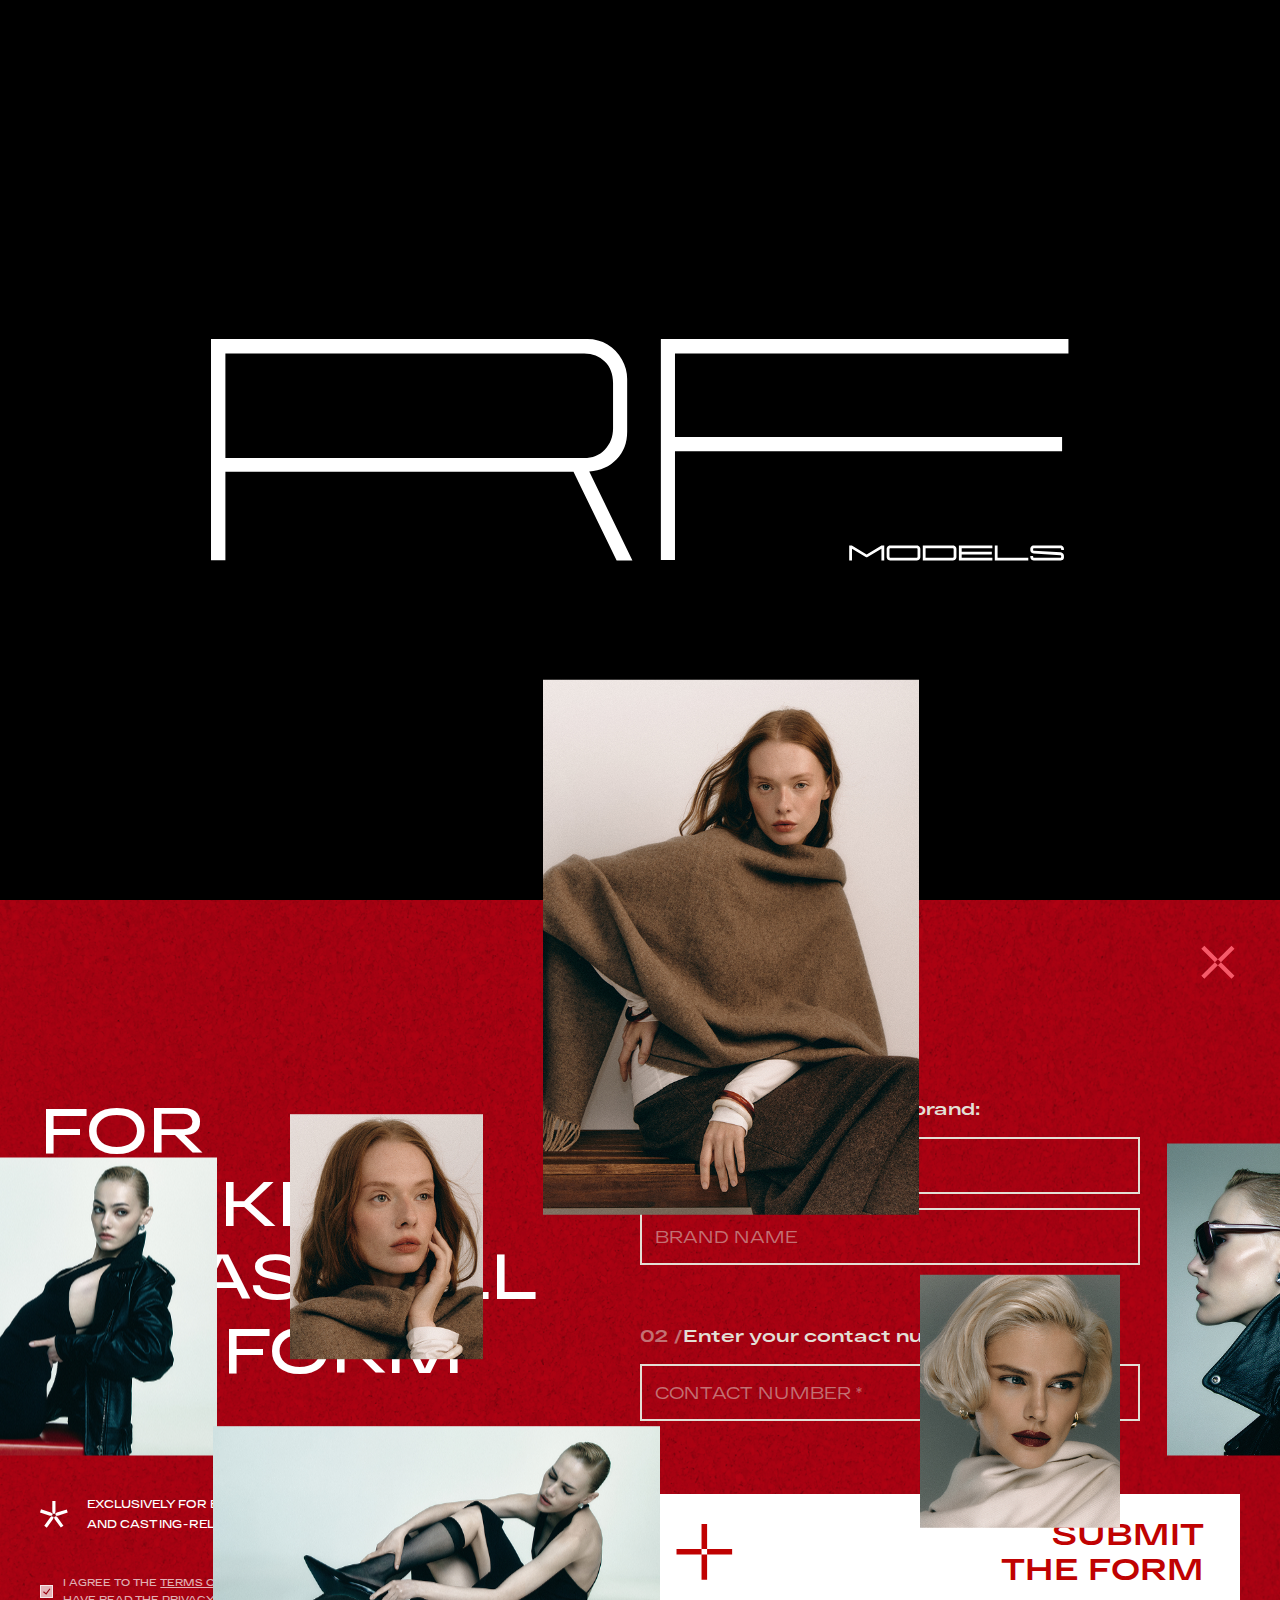
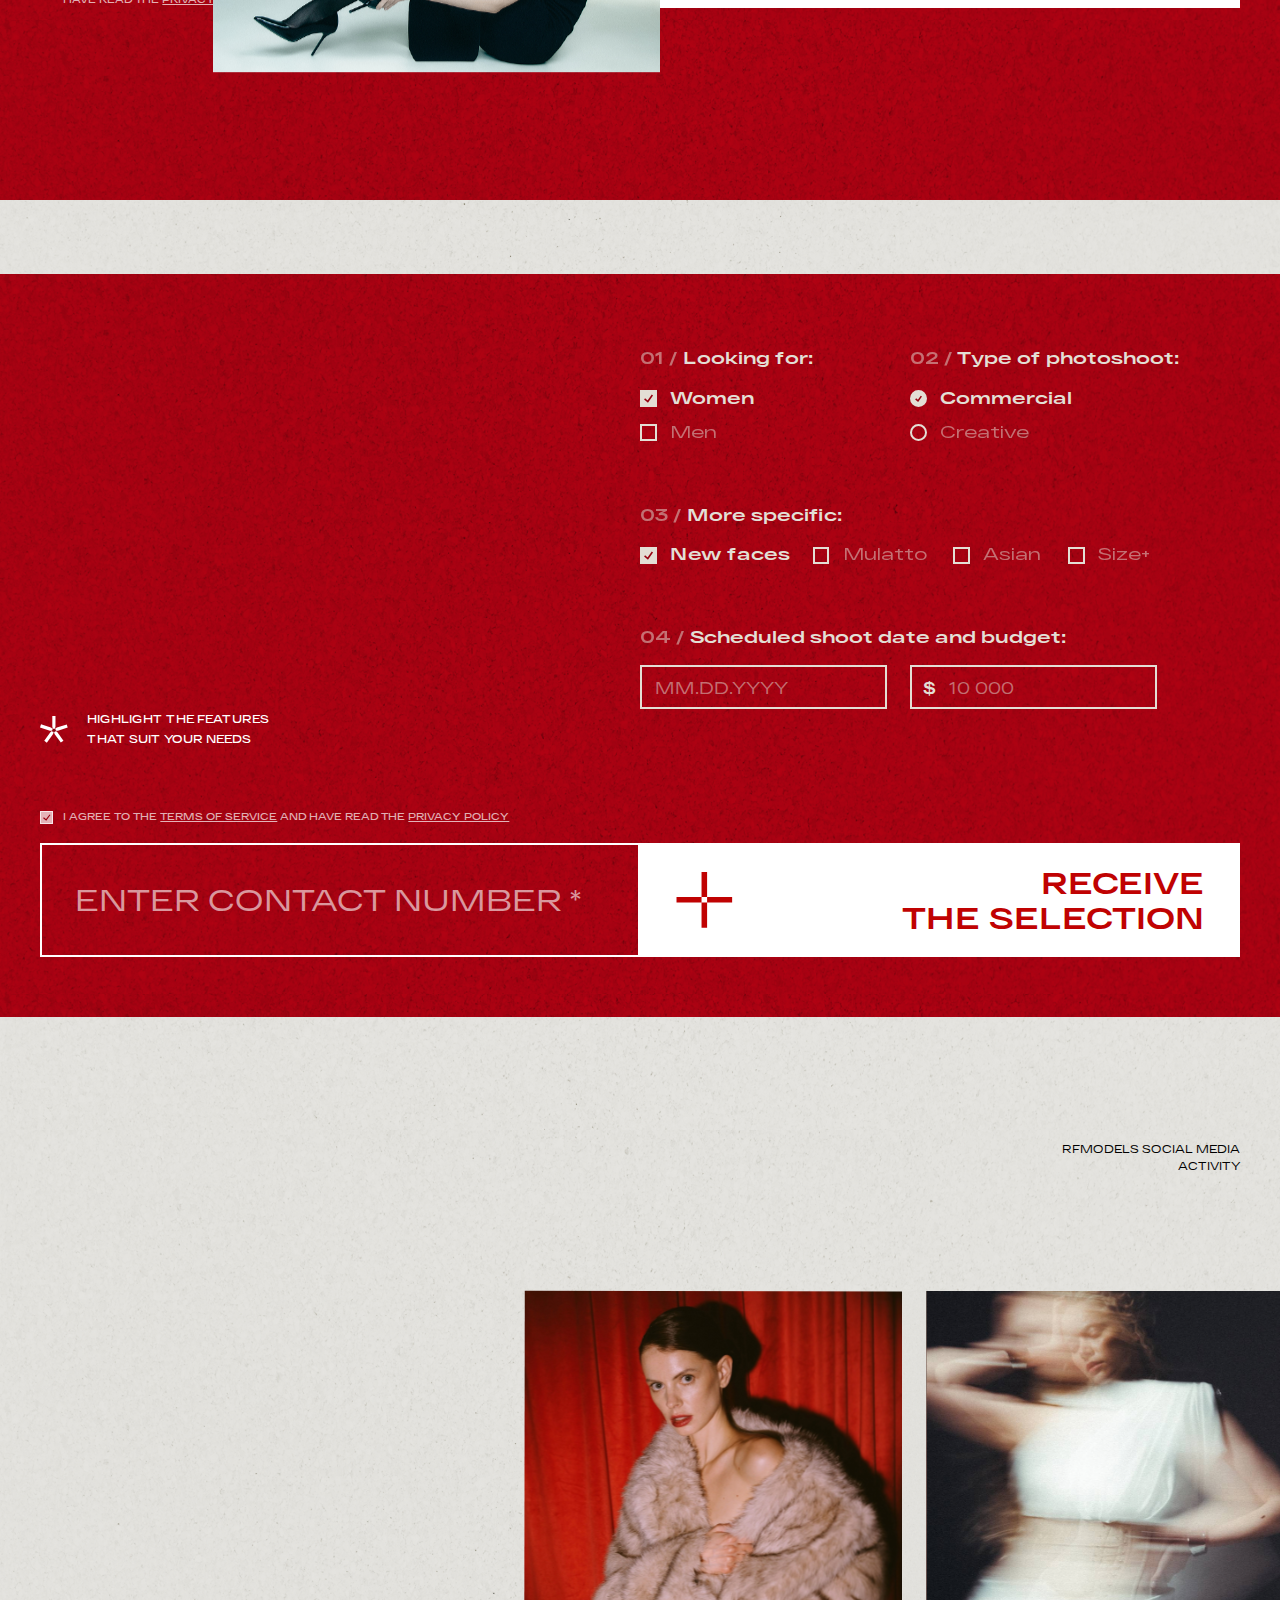
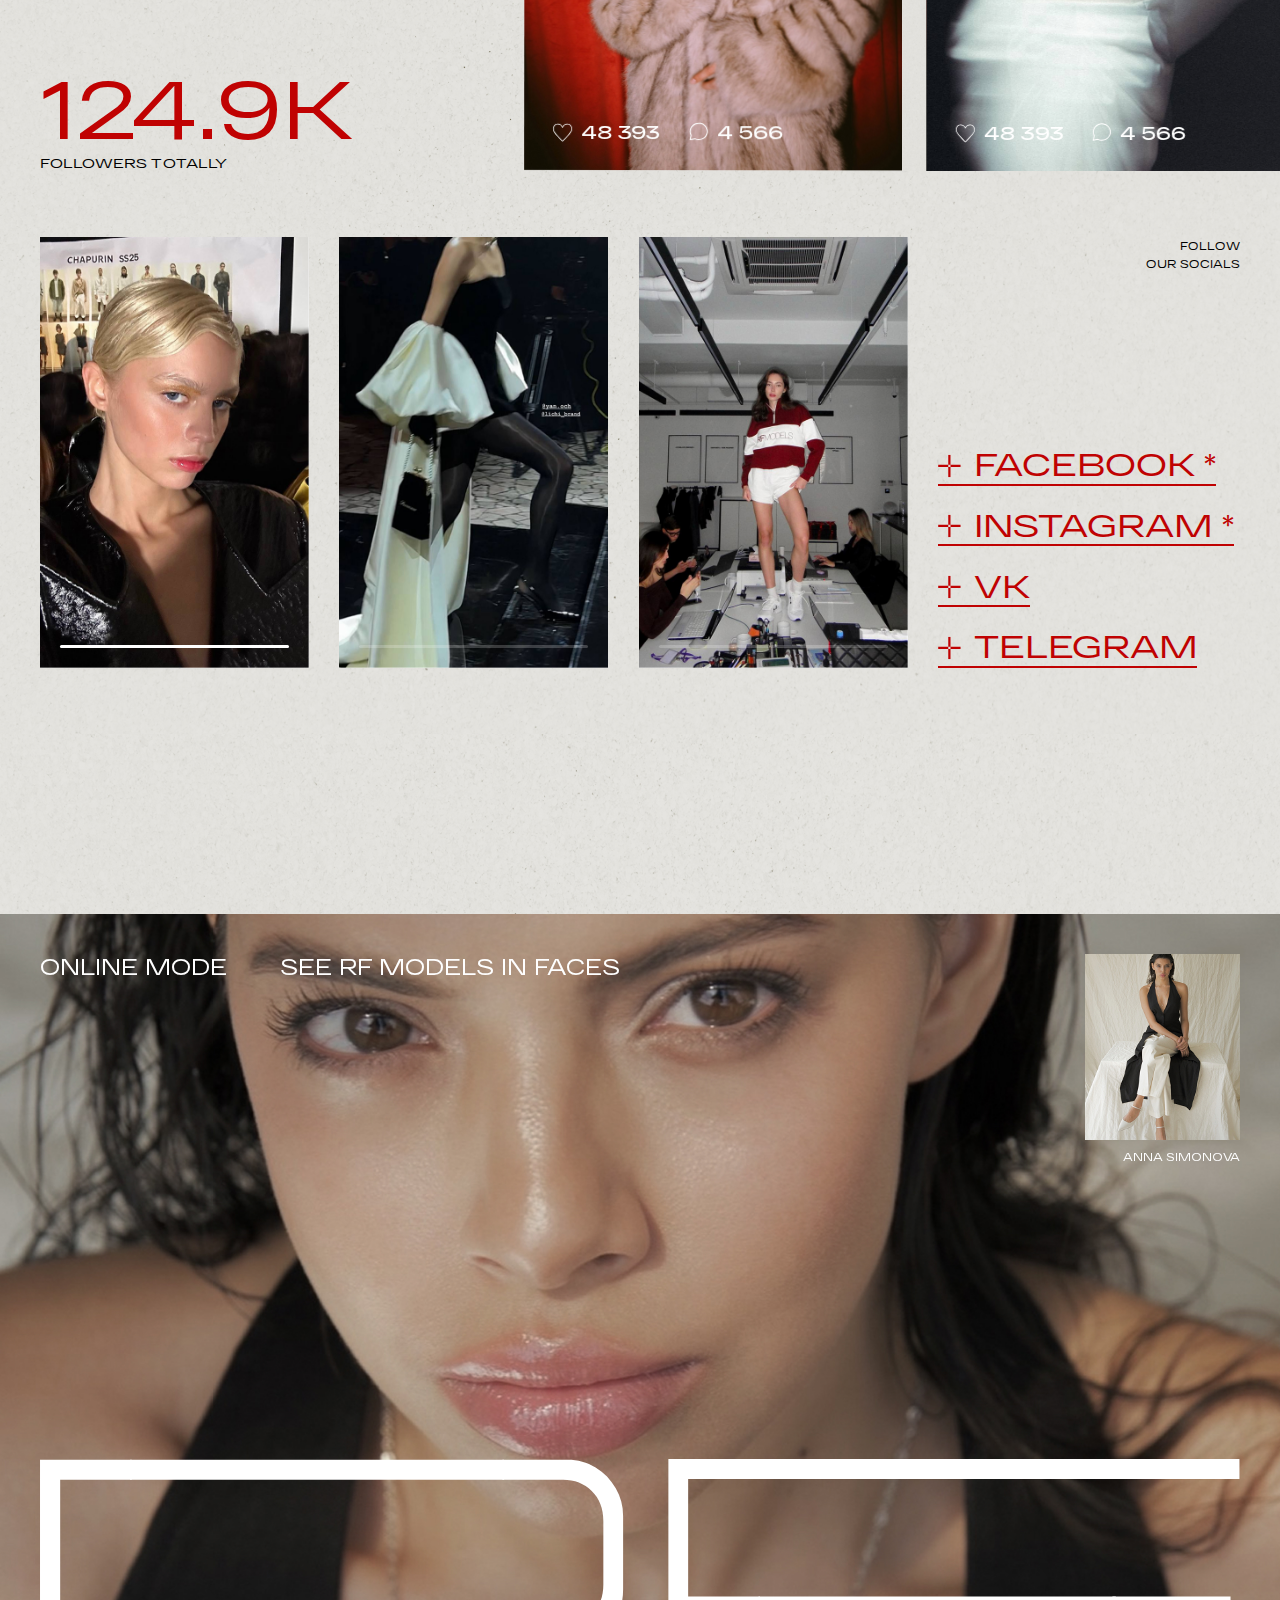
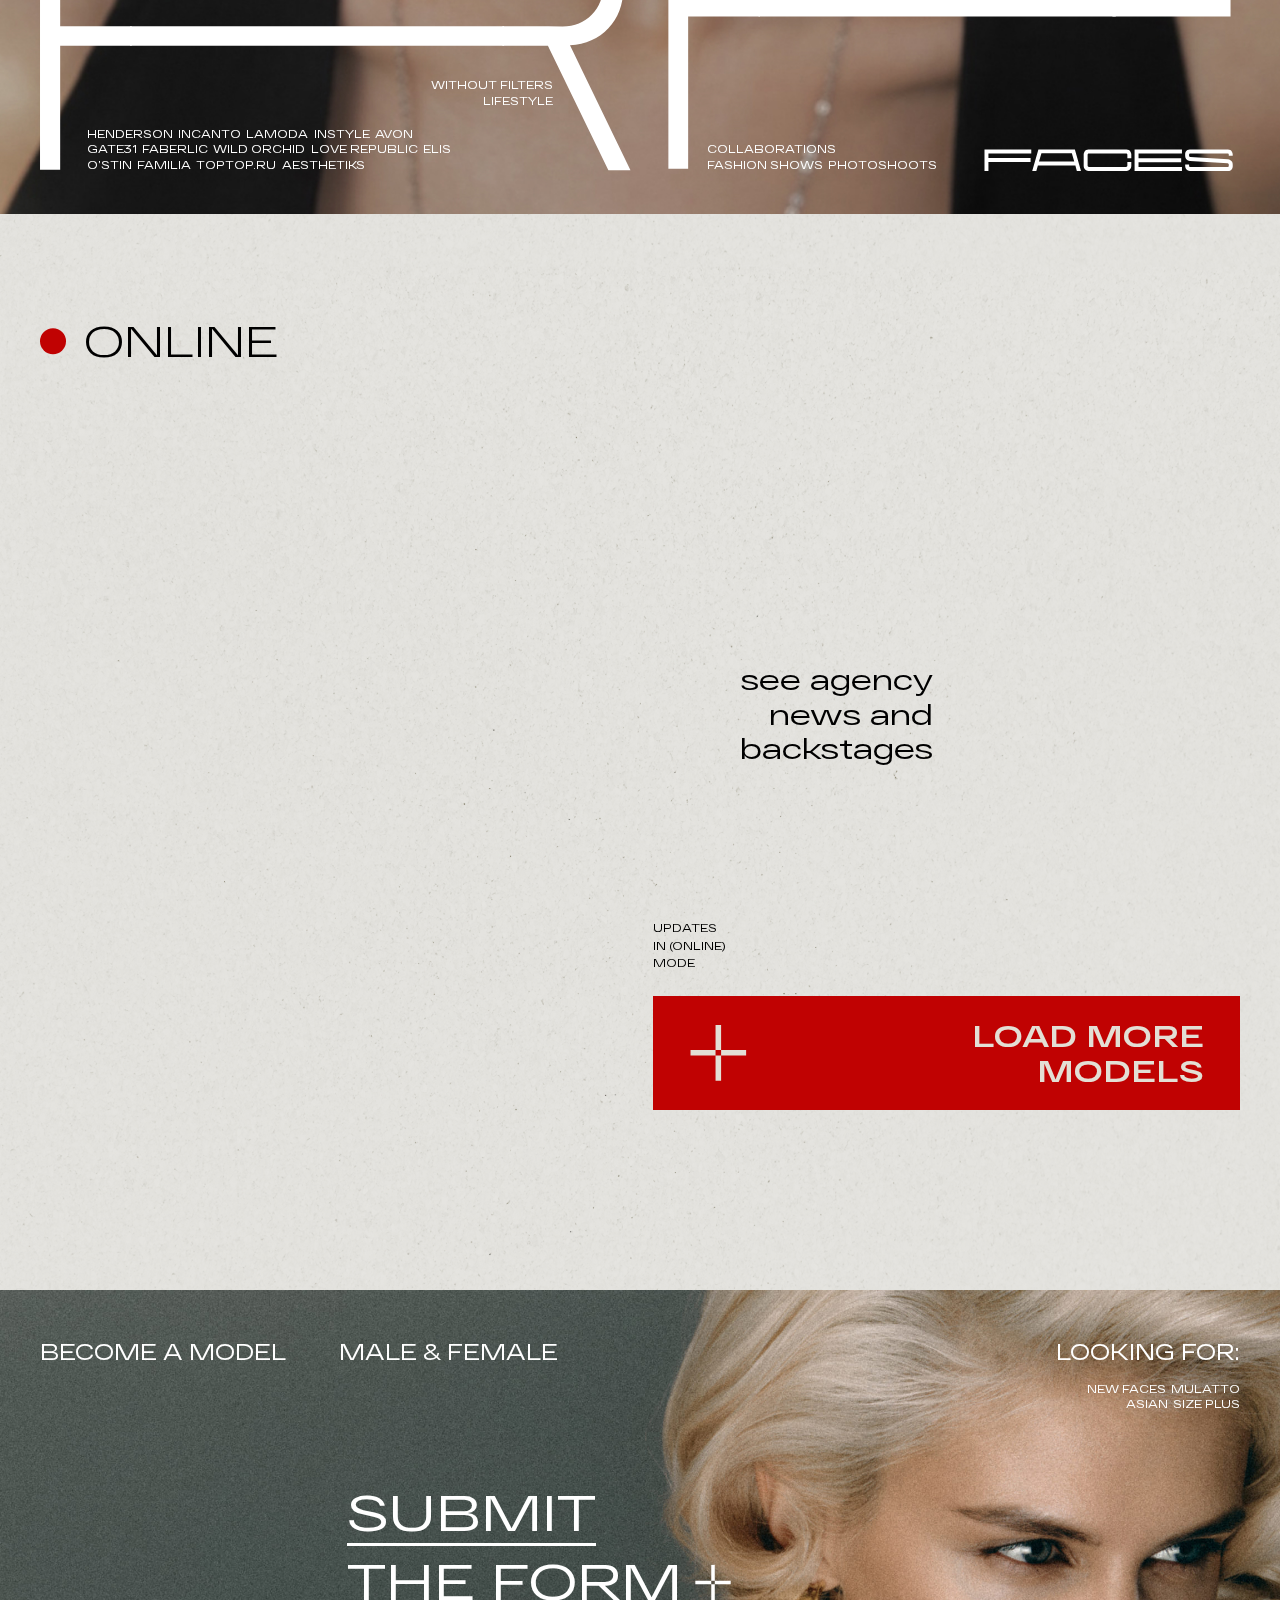
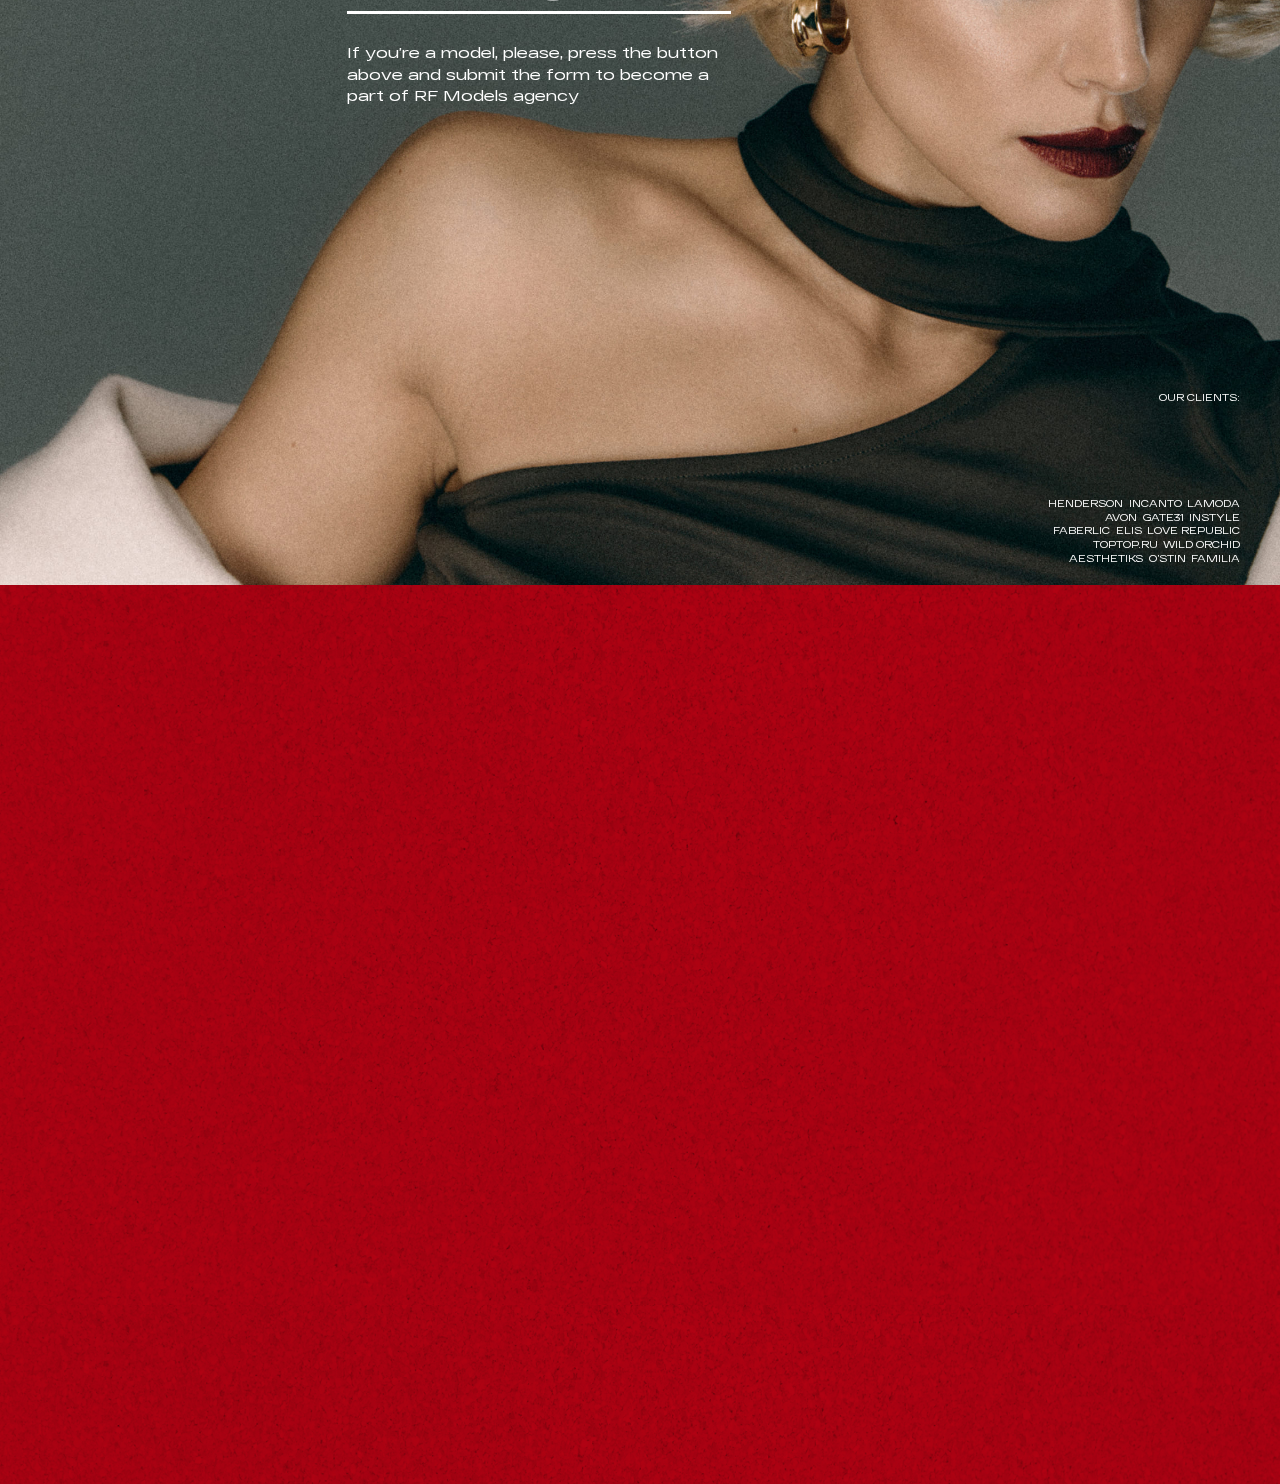
<file: index.html>
<!doctype html>
<head>
	<meta charset="utf-8">
	<meta name="robots" content="">
	<meta name="description" content="Model bookings for commercial shoots, creative projects, castings, and runway shows">
	<meta name="keywords" content="">
	<meta http-equiv="X-UA-Compatible" content="IE=edge, chrome=1" />
	<meta name="viewport" content="width=device-width, initial-scale=1.0, maximum-scale=1.0">
	
	<meta name="format-detection" content="telephone=no"/>
	<meta name="format-detection" content="address=no"/>
	
	<title>RF Models agency</title>

  	<meta property="og:title" content="RF Models agency" />
	<meta property="og:description" content="Model bookings for commercial shoots, creative projects, castings, and runway shows">
	<meta property="og:image" content="" />
	<meta property="og:url" content="" />  

	<!-- Обязательный (и достаточный) тег для браузеров -->
	<link type="image/x-icon" rel="shortcut icon" href="favicon.ico">

	<!-- Дополнительные иконки для десктопных браузеров -->
	<link type="image/png" sizes="16x16" rel="icon" href="images/favicon/favicon-16x16.png">
	<link type="image/png" sizes="32x32" rel="icon" href="images/favicon/favicon-32x32.png">
	<link type="image/png" sizes="96x96" rel="icon" href="images/favicon/favicon-96x96.png">
	<link type="image/png" sizes="120x120" rel="icon" href="images/favicon/favicon-120x120.png">

	<!-- Иконки для Android -->
	<link type="image/png" sizes="72x72" rel="icon" href="images/favicon/android-icon-72x72.png">
	<link type="image/png" sizes="96x96" rel="icon" href="images/favicon/android-icon-96x96.png">
	<link type="image/png" sizes="144x144" rel="icon" href="images/favicon/android-icon-144x144.png">
	<link type="image/png" sizes="192x192" rel="icon" href="images/favicon/android-icon-192x192.png">
	<link type="image/png" sizes="512x512" rel="icon" href="images/favicon/android-icon-512x512.png">

	<!-- Иконки для iOS (Apple) -->
	<link sizes="57x57" rel="apple-touch-icon" href="images/favicon/apple-touch-icon-57x57.png">
	<link sizes="60x60" rel="apple-touch-icon" href="images/favicon/apple-touch-icon-60x60.png">
	<link sizes="72x72" rel="apple-touch-icon" href="images/favicon/apple-touch-icon-72x72.png">
	<link sizes="76x76" rel="apple-touch-icon" href="images/favicon/apple-touch-icon-76x76.png">
	<link sizes="114x114" rel="apple-touch-icon" href="images/favicon/apple-touch-icon-114x114.png">
	<link sizes="120x120" rel="apple-touch-icon" href="images/favicon/apple-touch-icon-120x120.png">
	<link sizes="144x144" rel="apple-touch-icon" href="images/favicon/apple-touch-icon-144x144.png">
	<link sizes="152x152" rel="apple-touch-icon" href="images/favicon/apple-touch-icon-152x152.png">
	<link sizes="180x180" rel="apple-touch-icon" href="images/favicon/apple-touch-icon-180x180.png">


	<link href="styles/libs.min.css?_v=20250425154742" rel="stylesheet">
	<link href="styles/styles.min.css?_v=20250425154742" rel="stylesheet">

	<!-- <script src="https://code.jquery.com/jquery-3.4.1.min.js?_v=20250425154742" integrity="sha256-CSXorXvZcTkaix6Yvo6HppcZGetbYMGWSFlBw8HfCJo=" crossorigin="anonymous"></script> -->
    <script type="text/javascript" src="js/libs.js?_v=20250425154742"></script>
    <script type="text/javascript" src="js/scripts.js?_v=20250425154742"></script>


</head>

<body>

<div class="loader js-loader">
    <div class="loader__logo"><img src="images/logo-loader.svg" alt=""></div>
    <div class="loader__photos">
        <div class="loader__photo photo-1" data-speed="3000"><img src="images/loader-1.jpg" alt=""></div>
        <div class="loader__photo photo-2" data-speed="2500"><img src="images/loader-2.jpg" alt=""></div>
        <div class="loader__photo photo-3" data-speed="2000"><img src="images/loader-3.jpg" alt=""></div>
        <div class="loader__photo photo-4" data-speed="3000"><img src="images/loader-4.jpg" alt=""></div>
        <div class="loader__photo photo-5" data-speed="2500"><img src="images/loader-5.jpg" alt=""></div>
        <div class="loader__photo photo-6" data-speed="2000"><img src="images/loader-6.jpg" alt=""></div>
    </div>
</div>

<div class="wrapper"><div class="wrapper__scroll">

    <header class="header header--white">
	<div class="container">	
		<div class="header__inner">
			
				<button class="header__btnmenu js-open-nav"><span>MENU</span></button>
			
			

			<div class="header__nav ">
				<ul>
					<li class=""><a href="scouting.html"><span data-t="GET SCOUTED">GET SCOUTED</span></a></li>
					<li class=""><a href="contacts.html"><span data-t="CONTACTS">CONTACTS</span></a></li>
				</ul>
			</div>

			<div class="header__cat">
				<div class="header__cat-item">
					<a href="./#catalog?category=women" class="header__cat-item__link js-category-go" data-category="women">WOMEN<span data-t="WOMEN"></span></a>
					<div class="header__cat-item__count">(370)</div>
				</div>
				<div class="header__cat-item">
					<a href="./#catalog?category=men" class="header__cat-item__link js-category-go" data-category="men">MEN<span data-t="MEN"></span></a>
					<div class="header__cat-item__count">(280)</div>					
				</div>
			</div>
		</div>
	</div>
</header>

<div class="header_fix">
	<div class="container">	
		<div class="header__inner">
			
			
			<div class="header__logo"><img src="images/logo.svg" alt=""></div>
			
			<button class="header__burger js-open-nav">
				<svg class="icon"><use xlink:href="images/icons/sprite.svg#burger"></use></svg><span>MENU</span>
			</button>

			<div class="header__nav ">
				<ul>
					<li class=""><a href="scouting.html"><span data-t="GET SCOUTED">GET SCOUTED</span></a></li>
					<li class=""><a href="contacts.html"><span data-t="CONTACTS">CONTACTS</span></a></li>
				</ul>
			</div>

			<div class="header__cat">
				<div class="header__cat-item">
					<a href="./#catalog?category=women" class="header__cat-item__link js-category-go" data-category="women">WOMEN<span data-t="WOMEN"></span></a>
					<div class="header__cat-item__count">(370)</div>
				</div>
				<div class="header__cat-item">
					<a href="./#catalog?category=men" class="header__cat-item__link js-category-go" data-category="men">MEN<span data-t="MEN"></span></a>
					<div class="header__cat-item__count">(280)</div>					
				</div>
			</div>
		</div>
	</div>
</div>

	

<div class="navfix opened js-navfix">
	<a href="#" class="navfix__close js-close-nav"><svg class="icon icon--fill"><use xlink:href="images/icons/sprite.svg#plus"></use></svg></a>
	<div class="container">
		<div class="navfix__cols">
			<div class="navfix__left">
				<div class="navfix__navitem">
					<div class="navfix__navitem-label">MEN</div>
					<div class="navfix__navitem-list">
						<a href="" class="navfix__navitem-link" data-t="new faces">new faces</a>
					</div>
				</div>
				<div class="navfix__navitem">
					<div class="navfix__navitem-label">women</div>
					<div class="navfix__navitem-list">
						<a href="" class="navfix__navitem-link" data-t="new faces">new faces</a>
						<a href="" class="navfix__navitem-link" data-t="asian">asian</a>
						<a href="" class="navfix__navitem-link" data-t="mulatto">mulatto</a>
						<a href="" class="navfix__navitem-link" data-t="size+">size+</a>
					</div>
				</div>

				<div class="navfix__buttons">
					<button class="btn btn--white btn--mdx btn--wall" data-open-popup="contact-booker">
						<svg class="icon icon--fill"><use xlink:href="images/icons/sprite.svg#plus"></use></svg>
						<span>contact <br> the booker</span>
					</button>
				</div>
			</div><!--navfix__left-->

			<div class="navfix__right">				
				<div class="navfix__menu">
					<ul>
						<li><a href="./" data-t="MAIN PAGE">MAIN PAGE</a></li>
						<li><a href="about.html" data-t="about RFMODELS">about RFMODELS</a></li>
						<li><a href="contacts.html" data-t="contacts">contacts</a></li>
						<li><a href="clients.html" data-t="our clients">our clients</a></li>
						<li><a href="scouting.html" data-t="get scouted">get scouted</a></li>
					</ul>
				</div>
				
				<div class="navfix__navitem navfix__social">
					<div class="navfix__navitem-label">SOCIALS</div>
					<div class="navfix__navitem-list">
						<a href="https://www.instagram.com/rfmodels_mm/" target="_blank" class="navfix__navitem-link" data-t="Instagram *">Instagram *</a>
						<a href="https://t.me/rfmodels" target="_blank" class="navfix__navitem-link" data-t="Telegram">Telegram</a>
						<a href="https://vk.com/rfmodels_mm" target="_blank" class="navfix__navitem-link" data-t="VKontakte">VKontakte</a>
						<a href="https://www.facebook.com/rfmodelsmm" target="_blank" class="navfix__navitem-link" data-t="Facebook *">Facebook *</a>
					</div>
				</div>
			</div><!--navfix__right-->
		</div>
	</div>
</div>
    
    <main class="content__wrapper">

        <section class="hero  section__mgb--scroll js-sect-hitting">
            <div class="container hero__wrap">	
                    
                <div class="hero__cat">
                    <div class="hero__cat-item">
                        <a href="./#catalog?category=women" class="hero__cat-item__link js-category-go" data-category="women">WOMEN<span data-t="WOMEN"></span></a>
                        <div class="hero__cat-item__count">(370)</div>
                    </div>
                    <div class="hero__cat-item">
                        <a href="./#catalog?category=men" class="hero__cat-item__link js-category-go" data-category="men">MEN<span data-t="MEN"></span></a>
                        <div class="hero__cat-item__count">(280)</div>					
                    </div>
                </div>
            
            <div class="hero__inner">
                    
                    <div class="hero__name">
                        <svg class="svg-rf" viewBox="0 0 1795 468" fill="none" xmlns="http://www.w3.org/2000/svg">
                            <mask id="mask0_1" style="mask-type:alpha" maskUnits="userSpaceOnUse" x="0" y="0" width="885" height="465">
                            <rect width="885" height="465" fill="#D9D9D9"/>
                            </mask>
                            <g mask="url(#mask0_1)" class="svg-rf-r">
                                <path fill-rule="evenodd" clip-rule="evenodd" d="M136.359 0H-1V464.473H29.1908V278.5L136.359 278.5V249.5L29.1908 249.5V30H136.359V0Z" fill="white"/>
                                <path class="svg-rf-r-right svg-rf-r-elem" fill-rule="evenodd" clip-rule="evenodd" d="M691.358 278.5L759.574 278.684L850.147 465.054H883.24L792.668 278.103C816.279 276.555 835.438 268.04 850.147 252.557C864.855 237.075 872.209 217.722 872.209 194.498V84.1857C872.209 69.4774 868.532 55.7368 861.178 42.9637C853.824 29.8037 843.76 19.353 830.987 11.6118C818.214 3.87061 804.28 0 789.185 0H691.358V30L782.217 30.1907C799.635 30.1907 813.956 35.8031 825.181 47.0279C836.793 58.2527 842.599 73.348 842.599 92.314V186.95C842.599 205.529 836.793 220.625 825.181 232.237C813.956 243.848 799.442 249.654 781.637 249.654L691.358 249.5V278.5Z" fill="white"/>
                                <path class="svg-rf-r-line-1 svg-rf-r-elem" d="M135 15H693" stroke="white" stroke-width="30"/>
                                <path class="svg-rf-r-line-2 svg-rf-r-elem" d="M135 264H693" stroke="white" stroke-width="29"/>
                            </g>
                            <mask id="mask0_2" style="mask-type:alpha" maskUnits="userSpaceOnUse" x="940" y="1" width="855" height="467">
                                <rect x="940" y="1" width="855" height="467" fill="#D9D9D9"/>
                            </mask>
                            <g mask="url(#mask0_2)" class="svg-rf-f">
                                <path fill-rule="evenodd" clip-rule="evenodd" d="M1077 2H940V465.893H969.61V238L1077 238V208L969.61 208V32H1077V2Z" fill="white"/>
                                <path class="svg-rf-f-right svg-rf-f-elem" fill-rule="evenodd" clip-rule="evenodd" d="M1605 238H1781.86V208H1605V238ZM1605 32H1795.21V2H1605V32Z" fill="white"/>
                                <path class="svg-rf-f-line-1 svg-rf-f-elem" d="M1076 17H1606" stroke="white" stroke-width="30"/>
                                <path class="svg-rf-f-line-2 svg-rf-f-elem" d="M1076 223H1609" stroke="white" stroke-width="30"/>
                            </g>
                        </svg>                  
                    </div>
                    <div class="hero__cols">
                        <div class="hero__left">
                            <div class="hero__lsz">
                                <div class="hero__lsz-numbers">
                                    <div class="hero__lsz-nitem">(A01)</div> <div class="hero__lsz-nitem">(С04)</div>
                                </div>  
                                <div class="hero__lsz-vals">CIS / EU / UAE</div> 
                            </div>
                            <div class="hero__list hero__list--left">
                                <ul>
                                    <li>HENDERSON</li>
                                    <li>INCANTO</li>
                                    <li>LAMODA</li>
                                    <li>INSTYLE</li>
                                    <li>AVON</li>
                                    <li>GATE31</li>
                                    <li>FABERLIC</li>
                                    <li>WILD ORCHID</li>
                                    <li>LOVE REPUBLIC</li>
                                    <li>ELIS</li>
                                    <li>O’STIN</li>
                                    <li>FAMILIA</li>
                                    <li>TOPTOP.RU</li>
                                    <li>AESTHETIKS</li>
                                </ul>
                            </div>
                        </div>
                        <div class="hero__right">
                            <div class="hero__list list--right hero__list--right">
                                <ul>
                                    <li>NEW FACES</li>
                                    <li>MULATTO</li>
                                    <li>ASIAN</li>
                                    <li>MULATTO</li>
                                    <li>SIZE PLUS</li>
                                </ul>
                            </div>
                            <div class="hero__tm"><img src="images/t-models.svg" alt=""></div>
                        </div>
                    </div>
            </div>
            </div>	
            <div class="hero__bg">
                <picture>
                    <source srcset="images/bg/main-t.jpg" media="(max-width: 1023px)" />
                    <img src="images/bg/rf-models-main.jpg" alt="">
                </picture>
                <!-- <video playsinline="" autoplay="true" loop="true" muted="muted" class="">
                    <source src="files/rf_models_about.mp4" type="video/mp4">
                </video> -->
            </div>
        </section><!--hero-->

        
        <section class="catalog section__pdt--md" id="catalog">
            <div class="container">	
                <div class="catalog__head">
                    <div class="catalog__title">
                        <span class="catalog__title-word">choose</span> <br> 
                        <span class="nowrap"><a href="#" class="js-category-open catalog__title-word" data-category="men">men</a> 
                        <span class="catalog__title-word">or</span> 
                        <a href="#" class="active js-category-open catalog__title-word" data-category="women">women</a></span>
                    </div>
                    <div class="catalog__intro">
                        <div class="catalog__intro-col">CIS/EU/UAE</div>
                        <div class="catalog__intro-col">RF MODELS</div>
                        <div class="catalog__intro-col">15 839 FACES <br>  FEMALE <br>  AND MALE</div>
                    </div>
                </div>

                <div class="catalog__action">
                    <div class="catalog__action-left">
                        <div class="catalog__action-categ">
                            <div class="catalog__action-categ__item"><a href="#" class="">NEW FACES</a></div>
                            <div class="catalog__action-categ__item"><a href="#" class="">MULATTO</a></div>
                            <div class="catalog__action-categ__item"><a href="#" class="">ASIAN</a></div>
                            <div class="catalog__action-categ__item"><a href="#" class="">SIZE+</a></div>
                        </div>
                    <div class="catalog__action-letters">
                        <a href="#">A</a><a href="#">B</a><a href="#">C</a><a href="#">D</a>
                        <a href="#">E</a><a href="#">F</a><a href="#">G</a><a href="#">H</a>
                        <a href="#">I</a><a href="#">J</a><a href="#">K</a><a href="#">L</a>
                        <a href="#">M</a><a href="#">N</a><a href="#">O</a><a href="#">P</a>
                        <a href="#" class="disabled">Q</a><a href="#">R</a><a href="#">S</a>
                        <a href="#">T</a><a href="#">U</a><a href="#">V</a>
                        <a href="#" class="disabled">W</a><a href="#" class="disabled">X</a>
                        <a href="#">Y</a><a href="#">Z</a>
                    </div>

                    </div>
                    <form method="post" action="" class="catalog__search">
                        <input type="text" class="catalog__search-input input" placeholder="SEARCH BY NAME">
                        <button class="catalog__search-submit"></button>
                    </form>
                </div>

                <div class="catalog__items">

                </div>

                <div class="catalog__pagination">
                    <div class="catalog__pagination-left">
                        <a href="#" class="linkbtn" data-scroll="send-selection">
                            <span>contact</span> <br> <span>the booker <svg class="icon icon--fill"><use xlink:href="images/icons/sprite.svg#plus"></use></svg></span>
                        </a>
                        <div class="catalog__pagination-pages"><span>16</span> / 3800 <br> models</div>
                    </div>
                    <div class="catalog__pagination-buttons">
                        <button class="btn btn--wall">
                            <svg class="icon icon--fill"><use xlink:href="images/icons/sprite.svg#plus"></use></svg>
                            <span>load more <br> models</span>
                        </button>
                    </div>
                </div>
            </div>	
        </section><!--  -->

        
        <section class="ordform section__mg" id="send-selection">
            <div class="container">	
                <form action="" method="post" class="js-form-valid">
                    <input type="hidden" name="type_form" value="">
                    <div class="ordform__cols">
                        <div class="ordform__head">
                            <div class="ordform__title js-title-word-up">We will send YOU a selection of models</div>
                            <div class="ordform__zv"><img src="images/icons/zv-white.svg" alt=""><span>highlight the features <br> that suit your needs</span></div>
                        </div>
                        <div class="ordform__fvars">
                            <div class="ordform__frow ordform__fcols">
                                <div class="ordform__fcol">
                                    <div class="ordform__flabel"><span>01 /</span> Looking for:</div>
                                    
                                    <label class="form__check check--beige">
                                        <input type="checkbox" name="looking[]" value="women" checked>
                                        <span class="form__check-sq"></span><span class="form__check-t" data-t="Women">Women</span>
                                    </label>
                                    <label class="form__check check--beige">
                                        <input type="checkbox" name="looking[]" value="men">
                                        <span class="form__check-sq"></span><span class="form__check-t" data-t="Men">Men</span>
                                    </label>
                                </div>
                                <div class="ordform__fcol">
                                    <div class="ordform__flabel"><span>02 /</span> Type of photoshoot:</div>

                                    <label class="form__check check--beige">
                                        <input type="radio" name="photoshoot" value="commercial" checked>
                                        <span class="form__check-sq"></span><span class="form__check-t" data-t="Commercial">Commercial</span>
                                    </label>
                                    <label class="form__check check--beige">
                                        <input type="radio" name="photoshoot" value="creative">
                                        <span class="form__check-sq"></span><span class="form__check-t" data-t="Creative">Creative</span>
                                    </label>
                                </div>
                            </div>
                            <div class="ordform__frow">
                                <div class="ordform__flabel"><span>03 /</span> More specific:</div>
                                
                                <div class="ordform__frowscheck">
                                    <label class="form__check check--beige">
                                        <input type="checkbox" name="specific[]" value="New faces" checked>
                                        <span class="form__check-sq"></span><span class="form__check-t" data-t="New faces">New faces</span>
                                    </label>
                                    <label class="form__check check--beige">
                                        <input type="checkbox" name="specific[]" value="mulatto">
                                        <span class="form__check-sq"></span><span class="form__check-t" data-t="Mulatto">Mulatto</span>
                                    </label>
                                    <label class="form__check check--beige">
                                        <input type="checkbox" name="specific[]" value="asian">
                                        <span class="form__check-sq"></span><span class="form__check-t" data-t="Asian">Asian</span>
                                    </label>
                                    <label class="form__check check--beige">
                                        <input type="checkbox" name="specific[]" value="size+">
                                        <span class="form__check-sq"></span><span class="form__check-t" data-t="Size+">Size+</span>
                                    </label>
                                </div>
                            </div>
                            <div class="ordform__frow">
                                <div class="ordform__flabel"><span>04 /</span> Scheduled shoot date and budget:</div>
                                <div class="ordform__fcols fcols--inputs">
                                    <input type="tel" name="date" class="input input--beige input--sm js-date-mask" placeholder="mm.dd.yyyy" data-required>
                                    <div class="ordform__fbudget">
                                        <input type="tel" name="budget" class="input input--beige input--sm js-input-numbers" placeholder="10 000" data-required>
                                        <div class="ordform__fbudget-currency">$</div>
                                    </div>
                                </div>
                            </div>
                        </div>
                    </div>
                    <div class="ordform__bottom">
                        <label class="form__row form__policy policy--white">
                            <input type="checkbox" name="policy" checked data-required>
                            <span class="form__policy-sq"></span>
                            <span class="form__policy-t">I agree to the  <a href="terms-of-use.html">Terms of Service</a> and have read the  <a href="policy.html">Privacy Policy</a></span>
                        </label>
                        <div class="form__inpbtn">
                            <input type="tel" name="phone" class="input input--white input--lg js-phone-mask" placeholder="Enter сontact number *" data-required>
                            <button class="btn btn--white btn--wall">
                                <svg class="icon icon--fill"><use xlink:href="images/icons/sprite.svg#plus"></use></svg>
                                <span>receive <br> the selection</span>
                            </button>
                            
                            <div class="ordform__error js-form-error">Specify the required information</div>
                        </div>
                    </div>
                </form>
                
            </div>	
        </section><!--  -->
        
        
        <section class="social section__pdb--md section__mgb--scroll js-sect-hitting">
            <div class="container">	
                <div class="social__head">
                    <h2 class="social__title js-title-word-up">Across social MEDIA</h2>
                    <div class="social__intro">rfmodels social media   activity</div>
                </div>

                <div class="social__follow">
                    <div class="social__follow-info">
                        <div class="social__follow-val">124.9k</div>
                        followers TOTALLY
                    </div>
                    <div class="social__carousel swiper js-social-carousel">
                        <div class="swiper-wrapper">
                            <div class="swiper-slide">
                                <div class="social__citem">
                                    <img src="images/social/1.jpg" alt="">
                                    <div class="social__citem-info">
                                        <div class="social__citem-prop"><img src="images/icons/heart-light.svg" alt="">48 393</div>
                                        <div class="social__citem-prop"><img src="images/icons/message-light.svg" alt="">4 566</div>
                                    </div>
                                </div>    
                            </div>
                            <div class="swiper-slide">
                                <div class="social__citem">
                                    <img src="images/social/2.jpg" alt="">
                                    <div class="social__citem-info">
                                        <div class="social__citem-prop"><img src="images/icons/heart-light.svg" alt="">48 393</div>
                                        <div class="social__citem-prop"><img src="images/icons/message-light.svg" alt="">4 566</div>
                                    </div>
                                </div>    
                            </div>
                            <div class="swiper-slide">
                                <div class="social__citem">
                                    <img src="images/social/3.jpg" alt="">
                                    <div class="social__citem-info">
                                        <div class="social__citem-prop"><img src="images/icons/heart-light.svg" alt="">48 393</div>
                                        <div class="social__citem-prop"><img src="images/icons/message-light.svg" alt="">4 566</div>
                                    </div>
                                </div>    
                            </div>
                            <div class="swiper-slide">
                                <div class="social__citem">
                                    <img src="images/social/1.jpg" alt="">
                                    <div class="social__citem-info">
                                        <div class="social__citem-prop"><img src="images/icons/heart-light.svg" alt="">48 393</div>
                                        <div class="social__citem-prop"><img src="images/icons/message-light.svg" alt="">4 566</div>
                                    </div>
                                </div>    
                            </div>
                            <div class="swiper-slide">
                                <div class="social__citem">
                                    <img src="images/social/2.jpg" alt="">
                                    <div class="social__citem-info">
                                        <div class="social__citem-prop"><img src="images/icons/heart-light.svg" alt="">48 393</div>
                                        <div class="social__citem-prop"><img src="images/icons/message-light.svg" alt="">4 566</div>
                                    </div>
                                </div>    
                            </div>
                            <div class="swiper-slide">
                                <div class="social__citem">
                                    <img src="images/social/3.jpg" alt="">
                                    <div class="social__citem-info">
                                        <div class="social__citem-prop"><img src="images/icons/heart-light.svg" alt="">48 393</div>
                                        <div class="social__citem-prop"><img src="images/icons/message-light.svg" alt="">4 566</div>
                                    </div>
                                </div>    
                            </div>
                        </div>
                    </div>
                </div>

                <div class="social__bottom">
                    <div class="social__photos">
                        <div class="social__phitems active js-social-sl-1">
                            <div class="swiper-wrapper">
                                <div class="swiper-slide social__phitem"><img src="images/social/photo-1.jpg" alt=""></div>
                                <div class="swiper-slide social__phitem"><img src="images/social/photo-2.jpg" alt=""></div>
                                <div class="swiper-slide social__phitem"><img src="images/social/photo-3.jpg" alt=""></div>
                            </div>    
                        </div>    
                        <div class="social__phitems js-social-sl-2">
                            <div class="swiper-wrapper">
                                <div class="swiper-slide social__phitem"><img src="images/social/photo-2.jpg" alt=""></div>
                                <div class="swiper-slide social__phitem"><img src="images/social/photo-3.jpg" alt=""></div>
                                <div class="swiper-slide social__phitem"><img src="images/social/photo-1.jpg" alt=""></div>
                            </div>    
                        </div>    
                        <div class="social__phitems js-social-sl-3">
                            <div class="swiper-wrapper">
                                <div class="swiper-slide social__phitem"><img src="images/social/photo-3.jpg" alt=""></div>
                                <div class="swiper-slide social__phitem"><img src="images/social/photo-1.jpg" alt=""></div>
                                <div class="swiper-slide social__phitem"><img src="images/social/photo-2.jpg" alt=""></div>
                            </div>    
                        </div>
                    </div>

                    <div class="social__info">
                        <div class="social__info-intro">FOLLOW <br> OUR SOCIALS</div>
                        <div class="social__links">
                            <a href="https://www.facebook.com/rfmodelsmm" class="linkbtn social__link" target="_blank"><span><svg class="icon icon--fill"><use xlink:href="images/icons/sprite.svg#plus"></use></svg>FACEBOOK *</span></a>
                            <a href="https://www.instagram.com/rfmodels_mm/" class="linkbtn social__link" target="_blank"><span><svg class="icon icon--fill"><use xlink:href="images/icons/sprite.svg#plus"></use></svg>INSTAGRAM *</span></a>
                            <a href="https://vk.com/rfmodels_mm" class="linkbtn social__link" target="_blank"><span><svg class="icon icon--fill"><use xlink:href="images/icons/sprite.svg#plus"></use></svg>VK</span></a>
                            <a href="https://t.me/rfmodels" class="linkbtn social__link" target="_blank"><span><svg class="icon icon--fill"><use xlink:href="images/icons/sprite.svg#plus"></use></svg>TELEGRAM</span></a>
                        </div>
                    </div>
                </div>
            </div>	
        </section><!--  -->
        
        
        <section class="faces section__mgb">
            <div class="container faces__wrap">	
                <div class="faces__head">
                    
                    <div class="faces__props">
                        <div class="faces__prop">ONLINE MODE</div>
                        <div class="faces__prop">SEE RF MODELS IN FACES</div>
                    </div>
                    
                    <div class="faces__slider swiper js-faces-slider">
                        <div class="swiper-wrapper">
                            <div class="swiper-slide faces__slitem">
                                <div class="faces__slitem-photo"><img src="images/faces/photo-1.jpg" alt=""></div>
                                <div class="faces__slitem-name">anna simonova</div>
                            </div>
                            <div class="swiper-slide faces__slitem">
                                <div class="faces__slitem-photo"><img src="images/social/photo-3.jpg" alt=""></div>
                                <div class="faces__slitem-name">anna simonova</div>
                            </div>
                        </div>
                    </div>
                </div>
                
               <div class="faces__inner">
                    <div class="faces__name">
                        <svg class="svg-rf" viewBox="0 0 1797 467" fill="none" xmlns="http://www.w3.org/2000/svg">
                            <path fill-rule="evenodd" clip-rule="evenodd" d="M137.359 1H0V465.473H30.1908V279.5L137.359 279.5V250.5L30.1908 250.5V31H137.359V1Z" fill="white"/>
                            <path class="svg-rf-r-right" fill-rule="evenodd" clip-rule="evenodd" d="M692.358 279.5L760.574 279.684L851.147 466.054H884.24L793.668 279.103C817.279 277.555 836.438 269.04 851.147 253.557C865.855 238.075 873.209 218.722 873.209 195.498V85.1857C873.209 70.4774 869.532 56.7368 862.178 43.9637C854.824 30.8037 844.76 20.353 831.987 12.6118C819.214 4.87061 805.28 1 790.185 1H692.358V31L783.217 31.1907C800.635 31.1907 814.956 36.8031 826.181 48.0279C837.793 59.2527 843.599 74.348 843.599 93.314V187.95C843.599 206.529 837.793 221.625 826.181 233.237C814.956 244.848 800.442 250.654 782.637 250.654L692.358 250.5V279.5Z" fill="white"/>
                            <path class="svg-rf-r-line-1" d="M135 16H695" stroke="white" stroke-width="30"/>
                            <path class="svg-rf-r-line-2" d="M135 265H695" stroke="white" stroke-width="29"/>
                            <path fill-rule="evenodd" clip-rule="evenodd" d="M1078 0H941V463.893H970.61V236L1078 236V206L970.61 206V30H1078V0Z" fill="white"/>
                            <path class="svg-rf-f-right" fill-rule="evenodd" clip-rule="evenodd" d="M1606 236H1782.86V206H1606V236ZM1606 30H1796.21V0H1606V30Z" fill="white"/>
                            <path class="svg-rf-f-line-1" d="M1076 15H1611" stroke="white" stroke-width="30"/>
                            <path class="svg-rf-f-line-2" d="M1076 221H1611" stroke="white" stroke-width="30"/>
                        </svg>                     
                    </div>
                    <div class="faces__cols">
                        <div class="faces__left">
                            <div class="faces__lsz">without filters <br>lifestyle</div>
                            <div class="faces__list">
                                <ul>
                                    <li>HENDERSON</li><li>INCANTO</li><li>LAMODA</li><li>INSTYLE</li><li>AVON</li><li>GATE31</li><li>FABERLIC</li><li>WILD ORCHID</li><li>LOVE REPUBLIC</li><li>ELIS</li><li>O’STIN</li><li>FAMILIA</li><li>TOPTOP.RU</li><li>AESTHETIKS</li>
                                </ul>
                            </div>
                        </div>
                        <div class="faces__right">
                            <div class="faces__list mw">
                                <ul>
                                    <li>COLLABORATIONS</li>
                                    <li>FASHION SHOWS</li>
                                    <li>PHOTOSHOOTS</li>
                                </ul>
                            </div>
                            <div class="faces__tm"><img src="images/t-faces.svg" alt=""></div>
                        </div>
                    </div>
               </div>
            </div>	
            <div class="faces__slbg swiper js-faces-slider ">
                <div class="swiper-wrapper">
                    <div class="swiper-slide faces__slbg-item">
                        <picture>
                            <source srcset="images/faces/img-lg-1-t.jpg" media="(max-width: 1023px)" />
                            <img class="js-sect-bg-scroll-" src="images/faces/img-lg-1.jpg" alt="">
                        </picture>
                    </div>
                    <div class="swiper-slide faces__slbg-item">
                        <picture>
                            <source srcset="images/bg/main-t.jpg" media="(max-width: 1023px)" />
                            <img class="js-sect-bg-scroll-" src="images/bg/main.jpg" alt="">
                        </picture>
                    </div>
                </div>
                
            </div>
        </section><!--faces-->

        
        
        <section class="gallery   section__mgb--scroll section__pdb--md- js-sect-hitting-">
            <div class="container">	
                <div class="gallery__inner">
                    <div class="gallery__items js-gallery-items">
                        <div class="gallery__tonline">ONLINE</div>
                        <div class="gallery__item">
                            <div class="gallery__item-photo"><img src="images/gallery/1.jpg" alt=""></div>
                            <div class="gallery__item-title">CHAPURIN Х RFMODELS</div>
                        </div>
                        <div class="gallery__item">
                            <div class="gallery__item-photo"><img src="images/gallery/2.jpg" alt=""></div>
                            <div class="gallery__item-title">sofia bertrand Х RFMODELS</div>
                        </div>
                        <div class="gallery__item">
                            <div class="gallery__item-photo"><img src="images/gallery/3.jpg" alt=""></div>
                            <div class="gallery__item-title">CHAPURIN Х RFMODELS</div>
                        </div>

                        <div class="gallery__item item--lg">
                            <div class="gallery__item-photo"><img src="images/gallery/4.jpg" alt=""></div>
                            <div class="gallery__item-title">mollis Х RFMODELS</div>
                        </div>
                        <div class="gallery__item item--lg">
                            <div class="gallery__item-photo"><img src="images/gallery/5.jpg" alt=""></div>
                            <div class="gallery__item-title">sofia bertrand Х RFMODELS</div>
                        </div>
                        <div class="gallery__info">
                            <div class="gallery__info-title">see agency <br> news and <br> backstages</div>
                            <div class="gallery__info-intro">updates <br> in (online) <br> mode</div>
                        </div>
                        <div class="gallery__item">
                            <div class="gallery__item-photo"><img src="images/gallery/6.jpg" alt=""></div>
                            <div class="gallery__item-title">encore x rfmodels</div>
                        </div>
                    </div>    
                    
                    <div class="gallery__imore hide js-gallery-items">
                        <div class="gallery__items">
                            <div class="gallery__item item--mt">
                                <div class="gallery__item-photo"><img src="images/gallery/1.jpg" alt=""></div>
                                <div class="gallery__item-title">CHAPURIN Х RFMODELS</div>
                            </div>
                            <div class="gallery__item item--mt">
                                <div class="gallery__item-photo"><img src="images/gallery/2.jpg" alt=""></div>
                                <div class="gallery__item-title">sofia bertrand Х RFMODELS</div>
                            </div>
                            <div class="gallery__item item--lg">
                                <div class="gallery__item-photo"><img src="images/gallery/4.jpg" alt=""></div>
                                <div class="gallery__item-title">mollis Х RFMODELS</div>
                            </div>
                            <div class="gallery__item item--lg">
                                <div class="gallery__item-photo"><img src="images/gallery/5.jpg" alt=""></div>
                                <div class="gallery__item-title">sofia bertrand Х RFMODELS</div>
                            </div>
                            
                            <div class="gallery__item item--lg">
                                <div class="gallery__item-photo"><img src="images/gallery/4.jpg" alt=""></div>
                                <div class="gallery__item-title">mollis Х RFMODELS</div>
                            </div>
                            <div class="gallery__item item--lg">
                                <div class="gallery__item-photo"><img src="images/gallery/5.jpg" alt=""></div>
                                <div class="gallery__item-title">sofia bertrand Х RFMODELS</div>
                            </div>
                            <div class="gallery__item">
                                <div class="gallery__item-photo"><img src="images/gallery/1.jpg" alt=""></div>
                                <div class="gallery__item-title">CHAPURIN Х RFMODELS</div>
                            </div>
                            <div class="gallery__item">
                                <div class="gallery__item-photo"><img src="images/gallery/2.jpg" alt=""></div>
                                <div class="gallery__item-title">sofia bertrand Х RFMODELS</div>
                            </div>

                        </div>
                    </div>
                    
                    <div class="gallery__imore hide js-gallery-items">
                        <div class="gallery__items">
                            <div class="gallery__item item--mt">
                                <div class="gallery__item-photo"><img src="images/gallery/1.jpg" alt=""></div>
                                <div class="gallery__item-title">CHAPURIN Х RFMODELS</div>
                            </div>
                            <div class="gallery__item item--mt">
                                <div class="gallery__item-photo"><img src="images/gallery/2.jpg" alt=""></div>
                                <div class="gallery__item-title">sofia bertrand Х RFMODELS</div>
                            </div>
                            <div class="gallery__item item--lg">
                                <div class="gallery__item-photo"><img src="images/gallery/4.jpg" alt=""></div>
                                <div class="gallery__item-title">mollis Х RFMODELS</div>
                            </div>
                            <div class="gallery__item item--lg">
                                <div class="gallery__item-photo"><img src="images/gallery/5.jpg" alt=""></div>
                                <div class="gallery__item-title">sofia bertrand Х RFMODELS</div>
                            </div>
                            
                            <div class="gallery__item item--lg">
                                <div class="gallery__item-photo"><img src="images/gallery/4.jpg" alt=""></div>
                                <div class="gallery__item-title">mollis Х RFMODELS</div>
                            </div>
                            <div class="gallery__item item--lg">
                                <div class="gallery__item-photo"><img src="images/gallery/5.jpg" alt=""></div>
                                <div class="gallery__item-title">sofia bertrand Х RFMODELS</div>
                            </div>
                            <div class="gallery__item">
                                <div class="gallery__item-photo"><img src="images/gallery/1.jpg" alt=""></div>
                                <div class="gallery__item-title">CHAPURIN Х RFMODELS</div>
                            </div>
                            <div class="gallery__item">
                                <div class="gallery__item-photo"><img src="images/gallery/2.jpg" alt=""></div>
                                <div class="gallery__item-title">sofia bertrand Х RFMODELS</div>
                            </div>

                        </div>
                    </div>
                    
                    <div class="gallery__buttons">
                        <button class="btn btn--wall js-gallery-more">
                            <svg class="icon icon--fill"><use xlink:href="images/icons/sprite.svg#plus"></use></svg>
                            <span>load more <br> models</span>
                        </button>
                    </div>
                </div>
            </div>	
        </section><!--  -->
        
        <section class="scout ">
            <div class="container scout__wrap">	
                <div class="scout__head">
                    <div class="scout__props">
                        <div class="scout__prop">BECOME A MODEL</div>
                        <div class="scout__prop">MALE & FEMALE</div>
                    </div>
                    <div class="scout__for">
                        <div class="scout__for-title">LOOKING FOR:</div>
                        <div class="scout__for-list">
                            <ul>
                                <li>NEW FACES</li><li>MULATTO</li><li>ASIAN</li><li>SIZE PLUS</li>
                            </ul>
                        </div>
                    </div>
                </div>
                <div class="scout__more">
                    <a href="scouting.html#ordform" class="linkbtn linkbtn--white linkbtn--md"><span>Submit</span> <br> <span>the form <svg class="icon icon--fill"><use xlink:href="images/icons/sprite.svg#plus"></use></svg></span></a>
                    <div class="scout__more-intro">If you’re a model, please, press the button
                        above and submit the form to become a part
                        of RF Models agency</div>
                </div>
                <div class="scout__info">
                    <div class="scout__title js-title-letter-up">scout</div>
                    <div class="scout__clients">
                        <div class="scout__clients-title">OUR CLIENTS:</div>
                        <div class="scout__clients-list">
                            <ul>
                                <li>HENDERSON</li><li>INCANTO</li><li>LAMODA</li><li>AVON</li><li>GATE31</li><li>INSTYLE</li><li>FABERLIC</li><li>ELIS</li><li>LOVE REPUBLIC</li><li>TOPTOP.RU</li><li>WILD ORCHID</li><li>AESTHETIKS</li><li>O’STIN</li><li>FAMILIA</li>
                            </ul>
                        </div>
                    </div>
                </div>
            </div>
            <div class="scout__bg js-sect-bg-scroll-">
                
                <picture>
                    <source srcset="images/bg/scout-t-2.jpg" media="(max-width: 1023px)" />
                    <img src="images/bg/scout.jpg" alt="">
                </picture>
            </div>	
        </section><!--  -->


	</main><!--content__wrapper-->

    <footer class="footer">
    <div class="container">
        <div class="footer__head">  
            <div class="footer__linkbtn">          
                <a href="#" class=" linkbtn linkbtn--white" data-open-popup="contact-booker"><span>contact</span> <br> <span>the booker <svg class="icon icon--fill"><use xlink:href="images/icons/sprite.svg#plus"></use></svg></span></a>
            </div> 
            
            <div class="footer__menu">
                <ul>
                    <li><a href="./" data-t="MAIN PAGE">MAIN PAGE</a></li>
                    <li><a href="about.html" data-t="about RFMODELS">about RFMODELS</a></li>
                    <li><a href="contacts.html" data-t="contacts">contacts</a></li>
                    <li><a href="clients.html" data-t="our clients">our clients</a></li>
                    <li><a href="scouting.html" data-t="get scouted">get scouted</a></li>
                </ul>
            </div>
        </div>

        <div class="footer__nav">
        <div class="footer__navitem">
            <div class="footer__navitem-label">MEN</div>
            <div class="footer__navitem-list">
                <a href="#" class="footer__navitem-link" data-t="new faces">new faces</a>
            </div>
        </div>
        <div class="footer__navitem">
            <div class="footer__navitem-label">women</div>
            <div class="footer__navitem-list">
                <a href="#" class="footer__navitem-link" data-t="new faces">new faces</a>
                <a href="#" class="footer__navitem-link" data-t="asian">asian</a>
                <a href="#" class="footer__navitem-link" data-t="mulatto">mulatto</a>
                <a href="#" class="footer__navitem-link" data-t="size+">size+</a>
            </div>
        </div>
            <div class="footer__navitem footer__social text--right">
                <div class="footer__navitem-label">SOCIALS</div>
                <div class="footer__navitem-list">
                    <a href="https://www.instagram.com/rfmodels_mm/" target="_blank" class="footer__navitem-link" data-t="Instagram *">Instagram *</a>
                    <a href="https://t.me/rfmodels" target="_blank" class="footer__navitem-link" data-t="Telegram">Telegram</a>
                    <a href="https://vk.com/rfmodels_mm" target="_blank" class="footer__navitem-link" data-t="VKontakte">VKontakte</a>
                    <a href="https://www.facebook.com/rfmodelsmm" target="_blank" class="footer__navitem-link" data-t="Facebook *">Facebook *</a>
                </div>
            </div>
        </div>

        <div class="footer__bottom">
            <div class="footer__name">
                <!-- <svg class="footer-svg-rf" viewBox="0 0 1797 467" fill="none" xmlns="http://www.w3.org/2000/svg">
                        <path class="footer-svg-rf-r" fill-rule="evenodd" clip-rule="evenodd" d="M0 1H137.358H137.359H692.358H790.185C805.28 1 819.214 4.87061 831.987 12.6118C844.76 20.353 854.824 30.8037 862.178 43.9637C869.532 56.7368 873.209 70.4774 873.209 85.1857V195.498C873.209 218.722 865.855 238.075 851.147 253.557C836.438 269.04 817.279 277.555 793.668 279.103L884.24 466.054H851.147L760.574 279.684L692.358 279.5H137.359H137.358L30.1908 279.5V465.473H0V1ZM137.358 250.5L137.359 250.5L692.358 250.5H692.858L782.637 250.654C800.442 250.654 814.956 244.848 826.181 233.237C837.793 221.625 843.599 206.529 843.599 187.95V93.314C843.599 74.348 837.793 59.2527 826.181 48.0279C814.956 36.8031 800.635 31.1907 783.217 31.1907L692.358 31H137.359H137.358H30.1908V250.5L137.358 250.5Z" fill="white"/>
                        <path class="footer-svg-rf-f" fill-rule="evenodd" clip-rule="evenodd" d="M941 0H1078H1606H1606.5H1796.21V30H1606.5H1606H1078H970.61V206L1078 206L1606 206H1782.86V236H1606L1078 236L970.61 236V463.893H941V0Z" fill="white"/>
                </svg> -->
                
                <svg class="svg-rf" viewBox="0 0 1795 468" fill="none" xmlns="http://www.w3.org/2000/svg">
                    <mask id="mask0_1" style="mask-type:alpha" maskUnits="userSpaceOnUse" x="0" y="0" width="885" height="465">
                    <rect width="885" height="465" fill="#D9D9D9"/>
                    </mask>
                    <g mask="url(#mask0_1)" class="svg-rf-r">
                        <path fill-rule="evenodd" clip-rule="evenodd" d="M136.359 0H-1V464.473H29.1908V278.5L136.359 278.5V249.5L29.1908 249.5V30H136.359V0Z" fill="white"/>
                        <path class="svg-rf-r-right svg-rf-r-elem" fill-rule="evenodd" clip-rule="evenodd" d="M691.358 278.5L759.574 278.684L850.147 465.054H883.24L792.668 278.103C816.279 276.555 835.438 268.04 850.147 252.557C864.855 237.075 872.209 217.722 872.209 194.498V84.1857C872.209 69.4774 868.532 55.7368 861.178 42.9637C853.824 29.8037 843.76 19.353 830.987 11.6118C818.214 3.87061 804.28 0 789.185 0H691.358V30L782.217 30.1907C799.635 30.1907 813.956 35.8031 825.181 47.0279C836.793 58.2527 842.599 73.348 842.599 92.314V186.95C842.599 205.529 836.793 220.625 825.181 232.237C813.956 243.848 799.442 249.654 781.637 249.654L691.358 249.5V278.5Z" fill="white"/>
                        <path class="svg-rf-r-line-1 svg-rf-r-elem" d="M135 15H693" stroke="white" stroke-width="30"/>
                        <path class="svg-rf-r-line-2 svg-rf-r-elem" d="M135 264H693" stroke="white" stroke-width="29"/>
                    </g>
                    <mask id="mask0_2" style="mask-type:alpha" maskUnits="userSpaceOnUse" x="940" y="1" width="855" height="467">
                        <rect x="940" y="1" width="855" height="467" fill="#D9D9D9"/>
                    </mask>
                    <g mask="url(#mask0_2)" class="svg-rf-f">
                        <path fill-rule="evenodd" clip-rule="evenodd" d="M1077 2H940V465.893H969.61V238L1077 238V208L969.61 208V32H1077V2Z" fill="white"/>
                        <path class="svg-rf-f-right svg-rf-f-elem" fill-rule="evenodd" clip-rule="evenodd" d="M1605 238H1781.86V208H1605V238ZM1605 32H1795.21V2H1605V32Z" fill="white"/>
                        <path class="svg-rf-f-line-1 svg-rf-f-elem" d="M1076 17H1606" stroke="white" stroke-width="30"/>
                        <path class="svg-rf-f-line-2 svg-rf-f-elem" d="M1076 223H1609" stroke="white" stroke-width="30"/>
                    </g>
                </svg>    
            </div>
            <div class="footer__cols">
                <div class="footer__left">
                    <div class="footer__fait">Made by <br> people in <br><a href="https://9n.by/" class="footer__fait-name" target="_blank">NINEN</a></div>
                    <div class="footer__text">* Instagram and Facebook are owned by Meta Platforms Inc.,
                        which is recognized as an extremist organization and banned
                        in the Russian Federation.</div>
                </div>
                <div class="footer__right">
                    <div class="footer__cp">
                        <a href="policy.html" class="footer__policy">privacy policy</a>
                        <div class="footer__copy">© 2024, RF Models</div>
                    </div>
                    <div class="footer__tm"><img src="images/t-models.svg" alt=""></div>
                </div>
            </div>
        </div>
    </div>
</footer>
</div></div>

<div class="popup " data-popup="contact-booker">
	<div class="popup__content">
		<a href="#" class="popup__close popup-close"><svg class="icon icon--fill"><use xlink:href="images/icons/sprite.svg#plus"></use></svg></a>
		<div class="container">
			
			<form action="" method="post">
				<input type="hidden" name="type_form" value="">
				<div class="ordform__cols">
					<div class="ordform__head">
						<div class="ordform__title">CONTACT <span class="nowrap">rf models</span> BOOKER</div>
					</div>
					<div class="ordform__fvars">
						<div class="ordform__frow">
							<div class="ordform__flabel"><span>01 /</span>Enter your name and brand:</div>
							<div class="form__row ordform__rinput">
								<input type="text" name="name" class="input input--beige js-input-letter" placeholder="FULL NAME">
							</div>	
							<div class="form__row ordform__rinput">
								<input type="text" name="brand" class="input input--beige " placeholder="brand NAME">
							</div>
						</div>
						<div class="ordform__frow">
							<div class="ordform__flabel"><span>02 /</span>Enter your contact number:</div>
							<div class="form__row ordform__rinput">
								<input type="tel" name="phone" class="input input--beige js-phone-mask" placeholder="contact number *">
							</div>	
						</div>
					</div>
				</div>

				<div class="ordform__bottom form__inpbtn columns--tablet">
					<div class="ordform__zvpp">							
						<div class="ordform__zv mg0"><img src="images/icons/zv-white.svg" alt=""><span>exclusively for booking <br> and casting-related questions</span></div>
						<label class="form__policy policy--white">
							<input type="checkbox" name="policy" checked>
							<span class="form__policy-sq"></span>
							<span class="form__policy-t">I agree to the  <a href="terms-of-use.html">Terms of Service</a> and have read the  <a href="policy.html">Privacy Policy</a></span>
						</label>
					</div>

					<div class="ordform__buttons">
						<button class="btn btn--white btn--wall">
							<svg class="icon icon--fill"><use xlink:href="images/icons/sprite.svg#plus"></use></svg>
							<span>submit <br> the form</span>
						</button>
                        <div class="ordform__error js-form-error">Specify the required information</div>
					</div>
				</div>
			</form>
		</div>	
	</div>
</div>

<div class="popup " data-popup="book-model">
	<div class="popup__content">
		<a href="#" class="popup__close popup-close"><svg class="icon icon--fill"><use xlink:href="images/icons/sprite.svg#plus"></use></svg></a>
		<div class="container">
			
			<form action="" method="post">
				<input type="hidden" name="type_form" value="">
				<div class="ordform__cols">
					<div class="ordform__head">
						<div class="ordform__title">FOR  	BOOKING,  	PLEASE FILL  	<span class="nowrap">THE FORM</span></div>
					</div>
					<div class="ordform__fvars">
						<div class="ordform__frow">
							<div class="ordform__flabel"><span>01 /</span>Enter your name and brand:</div>
							<div class="form__row ordform__rinput">
								<input type="text" name="name" class="input input--beige js-input-letter" placeholder="FULL NAME">
							</div>	
							<div class="form__row ordform__rinput">
								<input type="text" name="brand" class="input input--beige " placeholder="brand NAME">
							</div>
						</div>
						<div class="ordform__frow">
							<div class="ordform__flabel"><span>02 /</span>Enter your contact number:</div>
							<div class="form__row ordform__rinput">
								<input type="tel" name="phone" class="input input--beige js-phone-mask" placeholder="contact number *">
							</div>	
						</div>
					</div>
				</div>

				<div class="ordform__bottom form__inpbtn columns--tablet">
					<div class="ordform__zvpp">							
						<div class="ordform__zv mg0"><img src="images/icons/zv-white.svg" alt=""><span>exclusively for booking <br> and casting-related questions</span></div>
						<label class="form__policy policy--white">
							<input type="checkbox" name="policy" checked>
							<span class="form__policy-sq"></span>
							<span class="form__policy-t">I agree to the  <a href="terms-of-use.html">Terms of Service</a> and have read the  <a href="policy.html">Privacy Policy</a></span>
						</label>
					</div>

					<div class="ordform__buttons">
						<button class="btn btn--white btn--wall">
							<svg class="icon icon--fill"><use xlink:href="images/icons/sprite.svg#plus"></use></svg>
							<span>submit <br> the form</span>
						</button>
                        <div class="ordform__error js-form-error">Specify the required information</div>
					</div>
				</div>
			</form>
		</div>	
	</div>
</div>

    
</body>
</html>
</file>
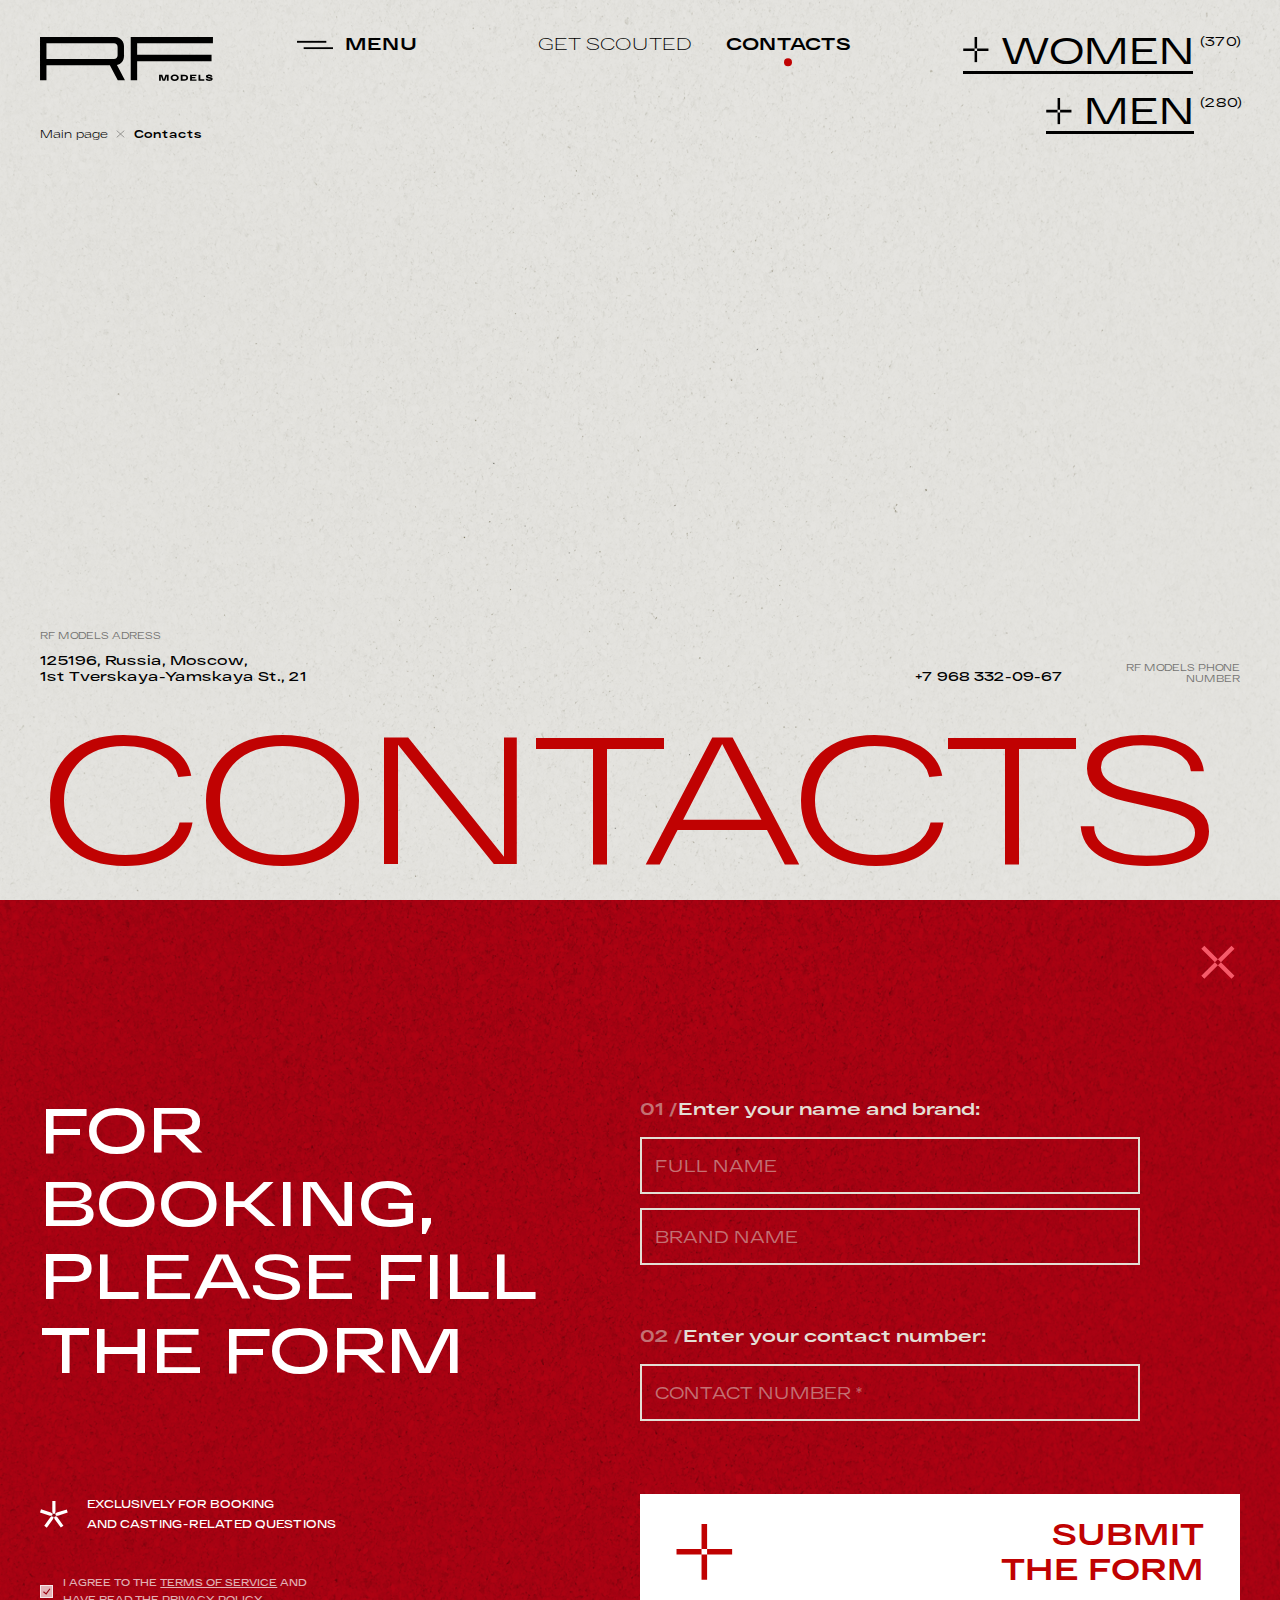
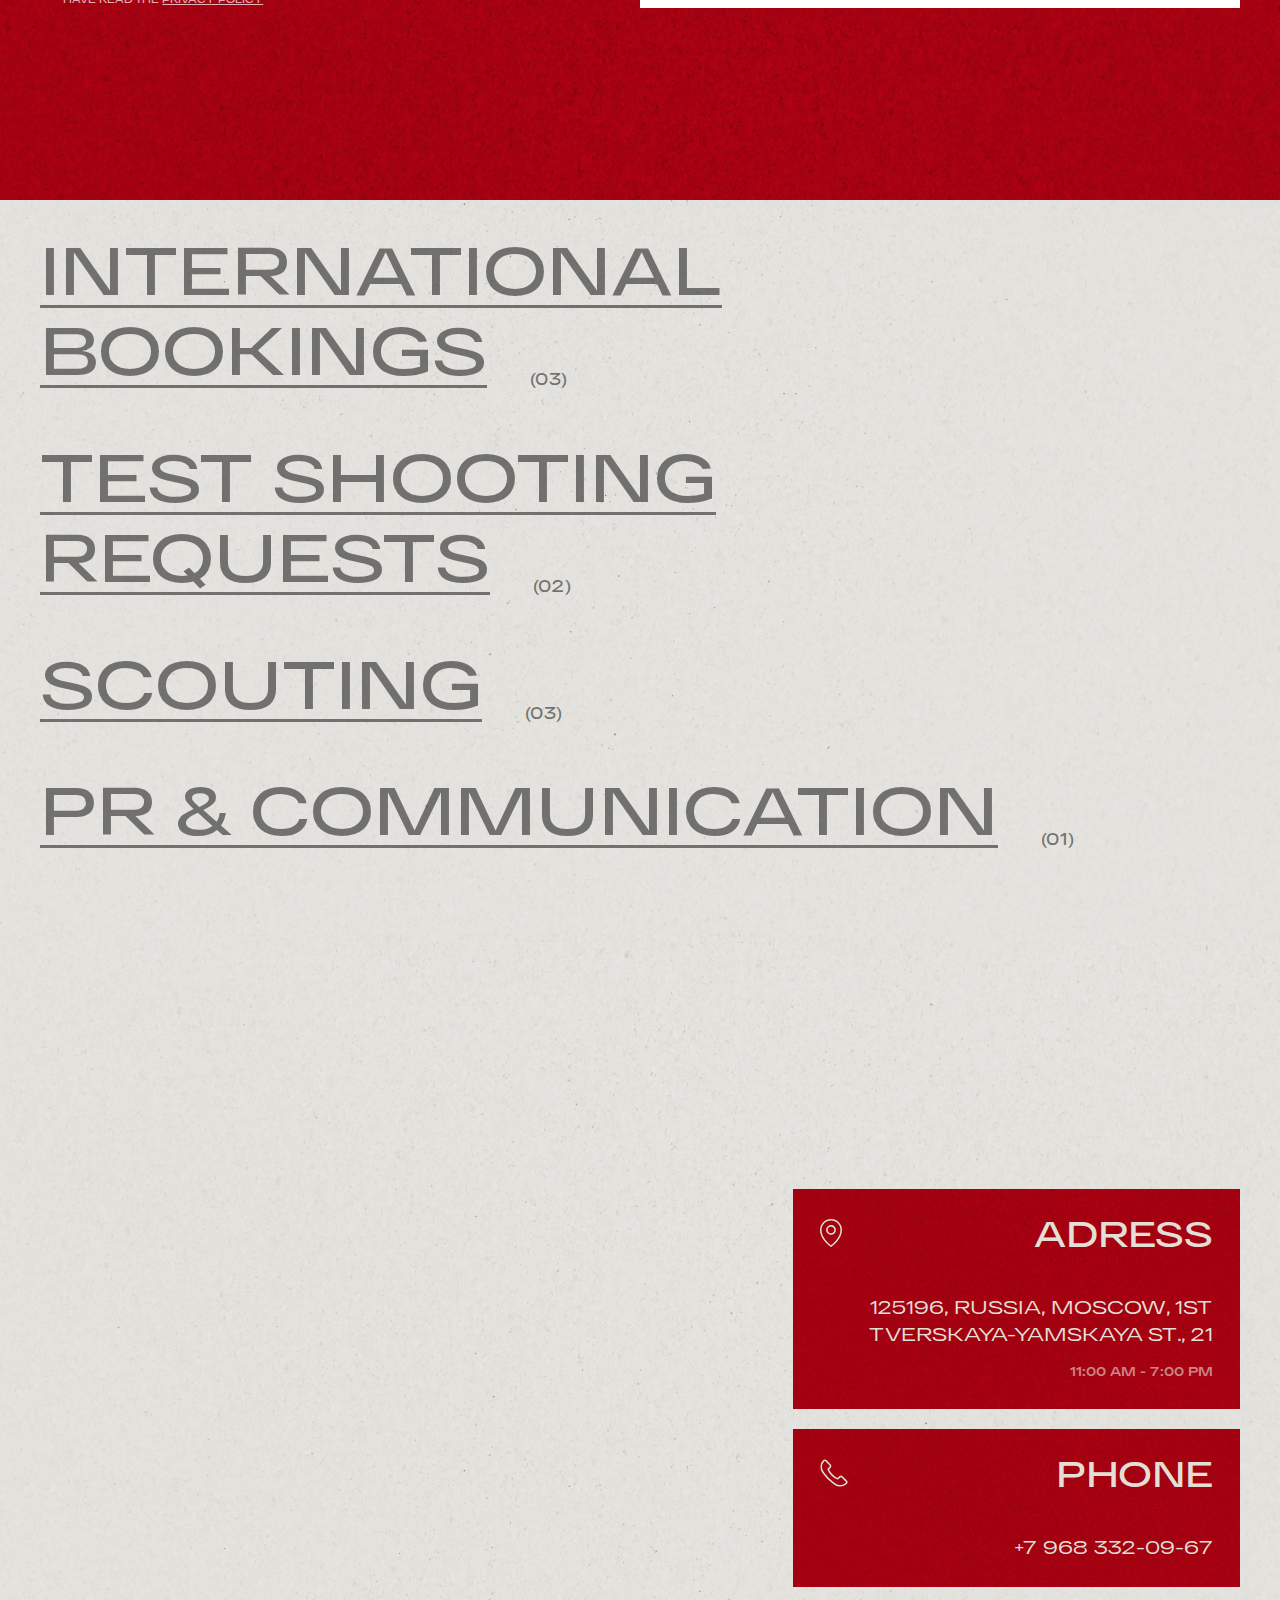
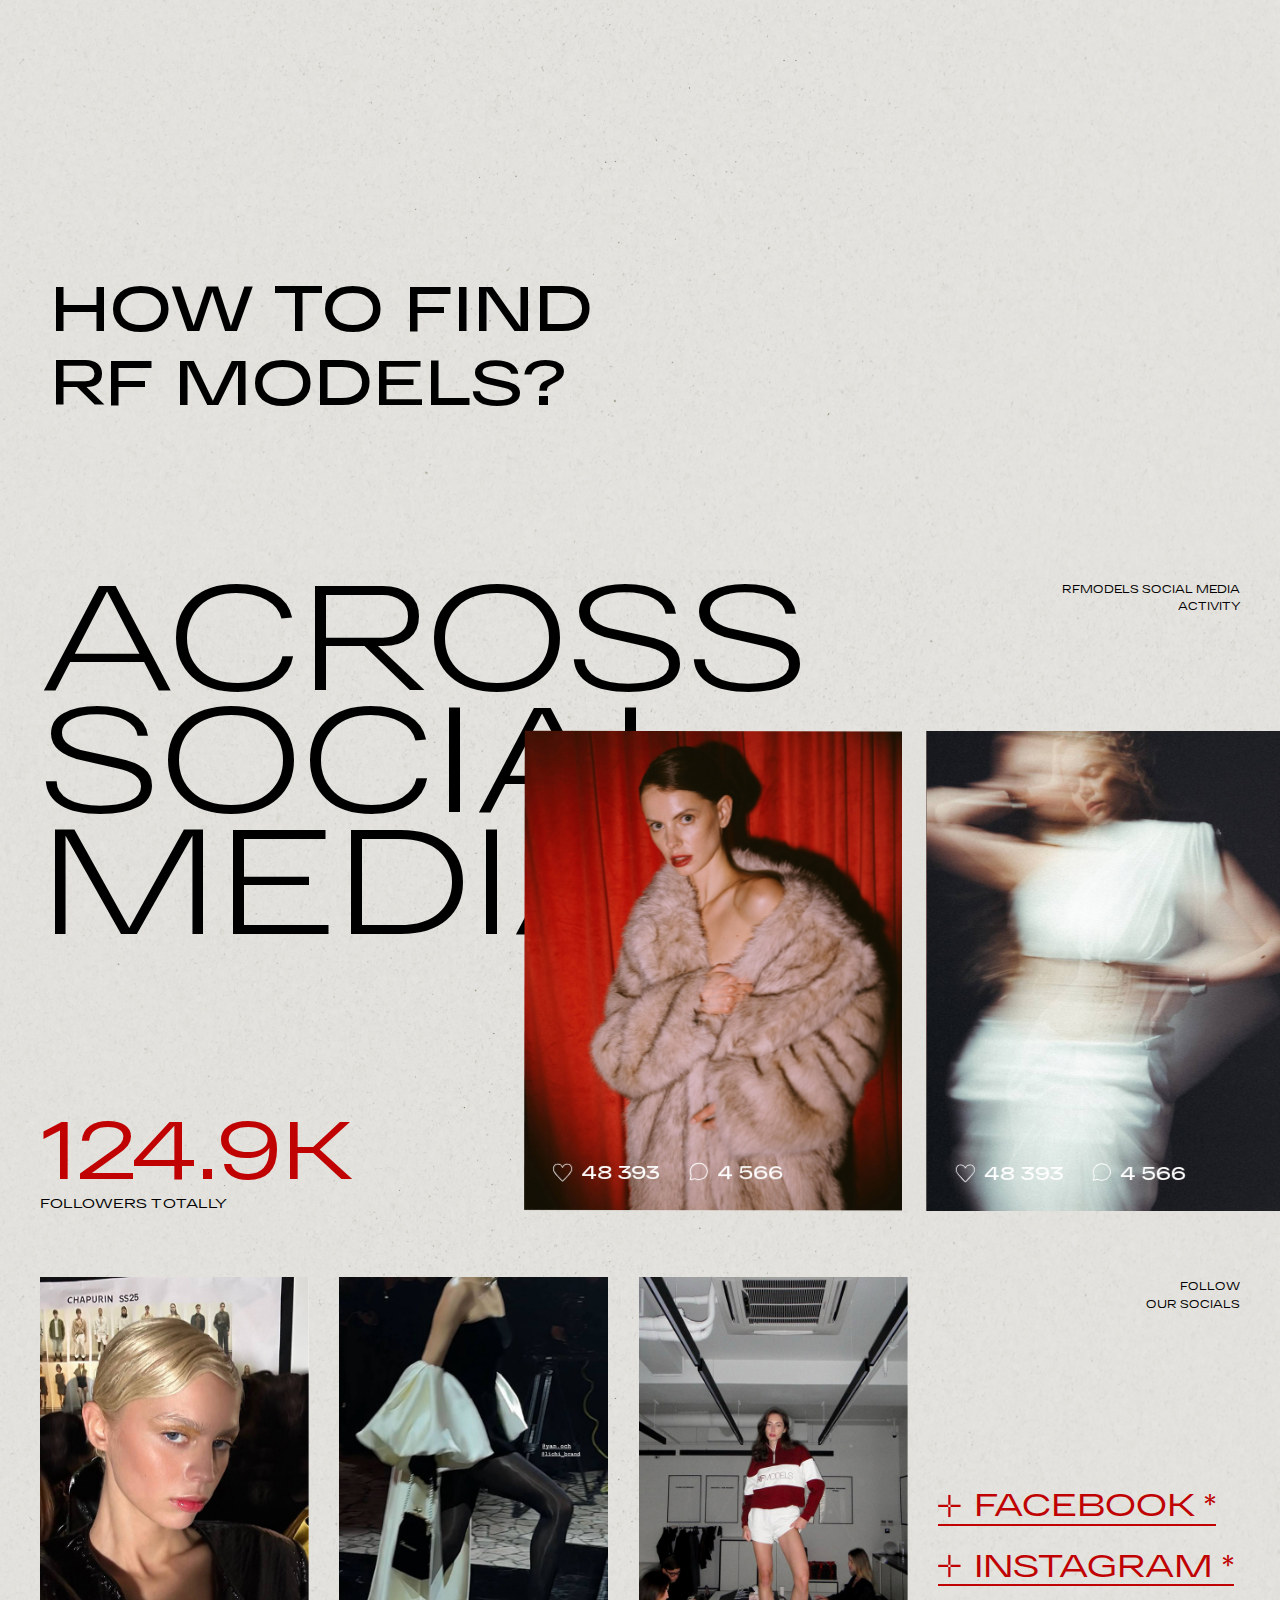
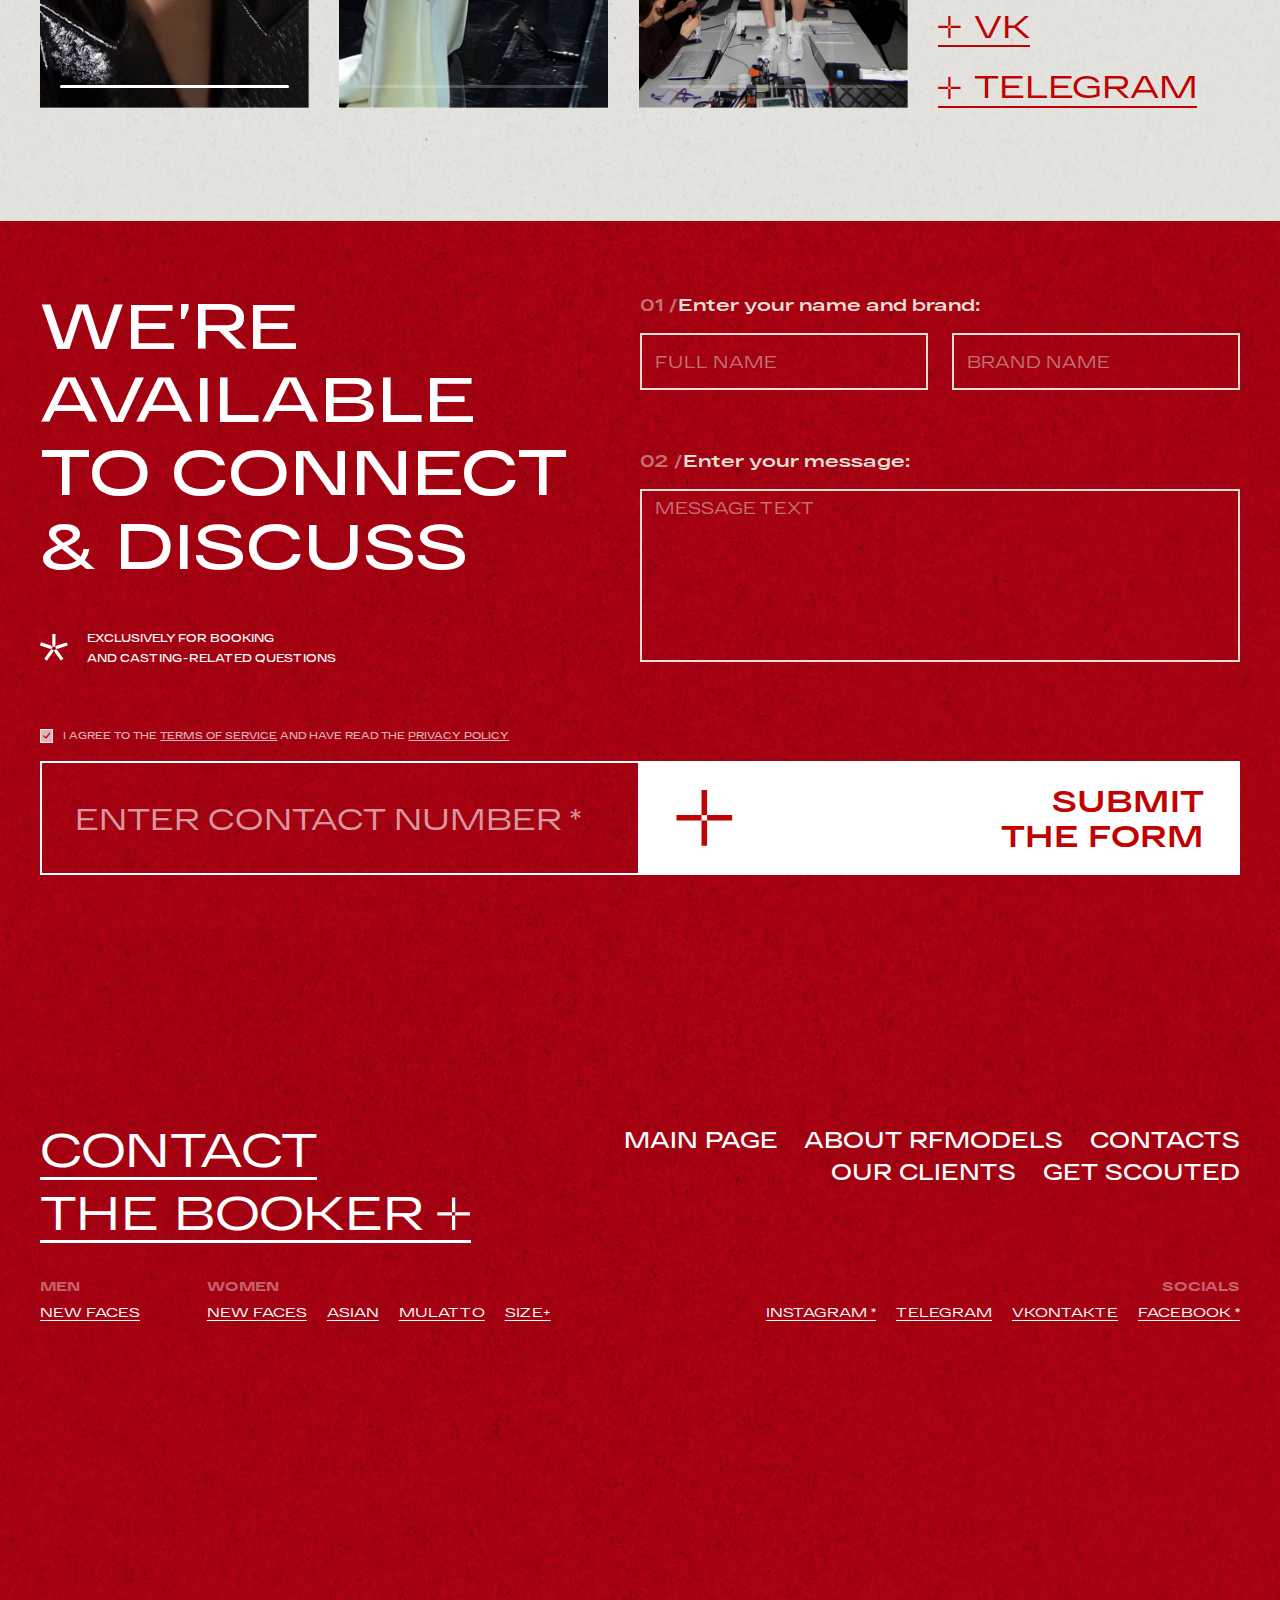
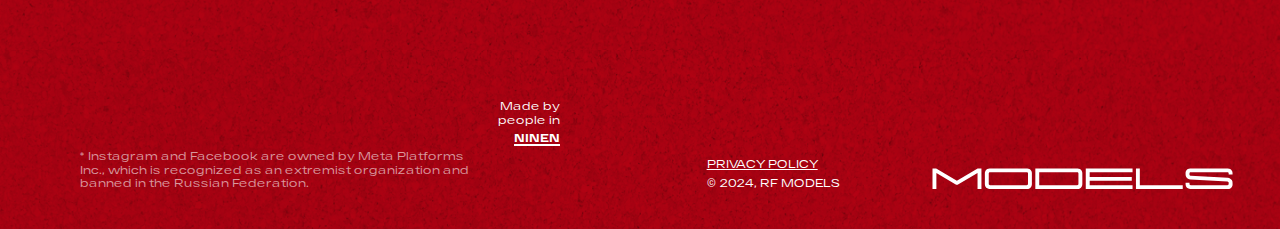
<file: contacts.html>
<!doctype html>
<head>
	<meta charset="utf-8">
	<meta name="robots" content="">
	<meta name="description" content="Model bookings for commercial shoots, creative projects, castings, and runway shows">
	<meta name="keywords" content="">
	<meta http-equiv="X-UA-Compatible" content="IE=edge, chrome=1" />
	<meta name="viewport" content="width=device-width, initial-scale=1.0, maximum-scale=1.0">
	
	<meta name="format-detection" content="telephone=no"/>
	<meta name="format-detection" content="address=no"/>
	
	<title>RF Models agency - Contacts</title>

  	<meta property="og:title" content="RF Models agency - Contacts" />
	<meta property="og:description" content="Model bookings for commercial shoots, creative projects, castings, and runway shows">
	<meta property="og:image" content="" />
	<meta property="og:url" content="" />  

	<!-- Обязательный (и достаточный) тег для браузеров -->
	<link type="image/x-icon" rel="shortcut icon" href="favicon.ico">

	<!-- Дополнительные иконки для десктопных браузеров -->
	<link type="image/png" sizes="16x16" rel="icon" href="images/favicon/favicon-16x16.png">
	<link type="image/png" sizes="32x32" rel="icon" href="images/favicon/favicon-32x32.png">
	<link type="image/png" sizes="96x96" rel="icon" href="images/favicon/favicon-96x96.png">
	<link type="image/png" sizes="120x120" rel="icon" href="images/favicon/favicon-120x120.png">

	<!-- Иконки для Android -->
	<link type="image/png" sizes="72x72" rel="icon" href="images/favicon/android-icon-72x72.png">
	<link type="image/png" sizes="96x96" rel="icon" href="images/favicon/android-icon-96x96.png">
	<link type="image/png" sizes="144x144" rel="icon" href="images/favicon/android-icon-144x144.png">
	<link type="image/png" sizes="192x192" rel="icon" href="images/favicon/android-icon-192x192.png">
	<link type="image/png" sizes="512x512" rel="icon" href="images/favicon/android-icon-512x512.png">

	<!-- Иконки для iOS (Apple) -->
	<link sizes="57x57" rel="apple-touch-icon" href="images/favicon/apple-touch-icon-57x57.png">
	<link sizes="60x60" rel="apple-touch-icon" href="images/favicon/apple-touch-icon-60x60.png">
	<link sizes="72x72" rel="apple-touch-icon" href="images/favicon/apple-touch-icon-72x72.png">
	<link sizes="76x76" rel="apple-touch-icon" href="images/favicon/apple-touch-icon-76x76.png">
	<link sizes="114x114" rel="apple-touch-icon" href="images/favicon/apple-touch-icon-114x114.png">
	<link sizes="120x120" rel="apple-touch-icon" href="images/favicon/apple-touch-icon-120x120.png">
	<link sizes="144x144" rel="apple-touch-icon" href="images/favicon/apple-touch-icon-144x144.png">
	<link sizes="152x152" rel="apple-touch-icon" href="images/favicon/apple-touch-icon-152x152.png">
	<link sizes="180x180" rel="apple-touch-icon" href="images/favicon/apple-touch-icon-180x180.png">


	<link href="styles/libs.min.css?_v=20250425154742" rel="stylesheet">
	<link href="styles/styles.min.css?_v=20250425154742" rel="stylesheet">

	<!-- <script src="https://code.jquery.com/jquery-3.4.1.min.js?_v=20250425154742" integrity="sha256-CSXorXvZcTkaix6Yvo6HppcZGetbYMGWSFlBw8HfCJo=" crossorigin="anonymous"></script> -->
    <script type="text/javascript" src="js/libs.js?_v=20250425154742"></script>
    <script type="text/javascript" src="js/scripts.js?_v=20250425154742"></script>


</head>

<body>

<div class="wrapper"><div class="wrapper__scroll">

    <header class="header ">
	<div class="container">	
		<div class="header__inner">
			
			
				<a href="./" class="header__logo"><img src="images/logo.svg" alt=""></a>
				<button class="header__burger js-open-nav">
					<svg class="icon"><use xlink:href="images/icons/sprite.svg#burger"></use></svg><span>MENU</span>
				</button>
			

			<div class="header__nav hide-mobile-lg">
				<ul>
					<li class=""><a href="scouting.html"><span data-t="GET SCOUTED">GET SCOUTED</span></a></li>
					<li class="current"><a href="contacts.html"><span data-t="CONTACTS">CONTACTS</span></a></li>
				</ul>
			</div>

			<div class="header__cat">
				<div class="header__cat-item">
					<a href="./#catalog?category=women" class="header__cat-item__link js-category-go" data-category="women">WOMEN<span data-t="WOMEN"></span></a>
					<div class="header__cat-item__count">(370)</div>
				</div>
				<div class="header__cat-item">
					<a href="./#catalog?category=men" class="header__cat-item__link js-category-go" data-category="men">MEN<span data-t="MEN"></span></a>
					<div class="header__cat-item__count">(280)</div>					
				</div>
			</div>
		</div>
	</div>
</header>

<div class="header_fix">
	<div class="container">	
		<div class="header__inner">
			
			<a href="./" class="header__logo"><img src="images/logo.svg" alt=""></a>
			
			
			<button class="header__burger js-open-nav">
				<svg class="icon"><use xlink:href="images/icons/sprite.svg#burger"></use></svg><span>MENU</span>
			</button>

			<div class="header__nav hide-mobile-lg">
				<ul>
					<li class=""><a href="scouting.html"><span data-t="GET SCOUTED">GET SCOUTED</span></a></li>
					<li class="current"><a href="contacts.html"><span data-t="CONTACTS">CONTACTS</span></a></li>
				</ul>
			</div>

			<div class="header__cat">
				<div class="header__cat-item">
					<a href="./#catalog?category=women" class="header__cat-item__link js-category-go" data-category="women">WOMEN<span data-t="WOMEN"></span></a>
					<div class="header__cat-item__count">(370)</div>
				</div>
				<div class="header__cat-item">
					<a href="./#catalog?category=men" class="header__cat-item__link js-category-go" data-category="men">MEN<span data-t="MEN"></span></a>
					<div class="header__cat-item__count">(280)</div>					
				</div>
			</div>
		</div>
	</div>
</div>

	

<div class="navfix opened js-navfix">
	<a href="#" class="navfix__close js-close-nav"><svg class="icon icon--fill"><use xlink:href="images/icons/sprite.svg#plus"></use></svg></a>
	<div class="container">
		<div class="navfix__cols">
			<div class="navfix__left">
				<div class="navfix__navitem">
					<div class="navfix__navitem-label">MEN</div>
					<div class="navfix__navitem-list">
						<a href="" class="navfix__navitem-link" data-t="new faces">new faces</a>
					</div>
				</div>
				<div class="navfix__navitem">
					<div class="navfix__navitem-label">women</div>
					<div class="navfix__navitem-list">
						<a href="" class="navfix__navitem-link" data-t="new faces">new faces</a>
						<a href="" class="navfix__navitem-link" data-t="asian">asian</a>
						<a href="" class="navfix__navitem-link" data-t="mulatto">mulatto</a>
						<a href="" class="navfix__navitem-link" data-t="size+">size+</a>
					</div>
				</div>

				<div class="navfix__buttons">
					<button class="btn btn--white btn--mdx btn--wall" data-open-popup="contact-booker">
						<svg class="icon icon--fill"><use xlink:href="images/icons/sprite.svg#plus"></use></svg>
						<span>contact <br> the booker</span>
					</button>
				</div>
			</div><!--navfix__left-->

			<div class="navfix__right">				
				<div class="navfix__menu">
					<ul>
						<li><a href="./" data-t="MAIN PAGE">MAIN PAGE</a></li>
						<li><a href="about.html" data-t="about RFMODELS">about RFMODELS</a></li>
						<li><a href="contacts.html" data-t="contacts">contacts</a></li>
						<li><a href="clients.html" data-t="our clients">our clients</a></li>
						<li><a href="scouting.html" data-t="get scouted">get scouted</a></li>
					</ul>
				</div>
				
				<div class="navfix__navitem navfix__social">
					<div class="navfix__navitem-label">SOCIALS</div>
					<div class="navfix__navitem-list">
						<a href="https://www.instagram.com/rfmodels_mm/" target="_blank" class="navfix__navitem-link" data-t="Instagram *">Instagram *</a>
						<a href="https://t.me/rfmodels" target="_blank" class="navfix__navitem-link" data-t="Telegram">Telegram</a>
						<a href="https://vk.com/rfmodels_mm" target="_blank" class="navfix__navitem-link" data-t="VKontakte">VKontakte</a>
						<a href="https://www.facebook.com/rfmodelsmm" target="_blank" class="navfix__navitem-link" data-t="Facebook *">Facebook *</a>
					</div>
				</div>
			</div><!--navfix__right-->
		</div>
	</div>
</div>
    
    <main class="content__wrapper">
        <section class="promo">
            <div class="container promo__wrap pd__header">	
                <div class="breadcrumbs">
                    <ul class="breadcrumbs__list">
                        <li class="breadcrumbs__item"><a href="./" class="breadcrumbs__link">Main page</a></li>
                        <li class="breadcrumbs__item breadcrumbs__current">Contacts</li>
                    </ul>
                </div>

                
                
<div class="promo__cat">
    <div class="promo__cat-item">
        <a href="./#catalog?category=women" class="promo__cat-item__link js-category-go" data-category="women">WOMEN<span data-t="WOMEN"></span></a>
        <div class="promo__cat-item__count">(370)</div>
    </div>
    <div class="promo__cat-item">
        <a href="./#catalog?category=men" class="promo__cat-item__link js-category-go" data-category="men">MEN<span data-t="MEN"></span></a>
        <div class="promo__cat-item__count">(280)</div>					
    </div>
</div>

                <div class="promo__info">
                    <h1 class="promo__title fs--contacts">contacts</h1>
                    <div class="promo__icols">
                        <div class="promo__ileft">
                            <div class="promo__ileft-label">RF MODELS ADRESS</div>
                            <div class="promo__ileft-val">125196, Russia, Moscow, <br>
                                1st Tverskaya-Yamskaya St., 21</div>
                        </div>
                        <div class="promo__iright">
                            <div class="promo__iright-val">+7 968 332-09-67</div>
                            <div class="promo__iright-label">RF MODELS PHONE <br>  NUMBER</div>
                        </div>
                    </div>
                </div>
            </div>
        </section><!--promo-->


        <section class="department section__mg js-faq">
            <div class="container">
                <div class="department__intro">Click on the department <br> name to see contacts</div>
                <div class="department__item js-faq-item">
                    <div class="department__item-head">
                        <a href="#" class="js-faq-toggle">
                            <span class="department__item-title"><span>OWNER</span></span>
                            <span class="department__item-count">(01)</span>
                        </a>    
                    </div>
                    <div class="department__item-body js-faq-body">
                        <div class="department__cards">
                            
                            <div class="department__card">
                                <div class="department__card-top">
                                    <div class="department__card-photo"><img src="images/contacts/photo-1.jpg" alt=""></div>
                                    <div class="department__card-dep">OWNER</div>
                                </div>
                                <div class="department__card-name">Maria <br> Gubii</div>
                                <a href="https://t.me/mariagubiirfmodels" class="department__card-contact tg" target="_blank"><span>@mariagubiirfmodels</span></a>
                                <a href="mailto:maria.gubii@rf-models.ru" class="department__card-contact email" target="_blank"><span>maria.gubii@rf-models.ru</span></a>
                            </div>
                        </div>    
                    </div>
                </div>
                <div class="department__item active js-faq-item">
                    <div class="department__item-head">
                        <a href="#" class="js-faq-toggle">
                            <span class="department__item-title"><span>BOOKINGS IN RUSSIA</span></span>
                            <span class="department__item-count">(03)</span>
                        </a>
                    </div>
                    <div class="department__item-body js-faq-body" style="display: block;">
                        <div class="department__cards">
                            
                            <div class="department__card">
                                <div class="department__card-top">
                                    <div class="department__card-photo"><img src="images/contacts/photo-1.jpg" alt=""></div>
                                    <div class="department__card-dep">BOOKINGS IN RUSSIA</div>
                                </div>
                                <div class="department__card-name">Maria <br> Gubii</div>
                                <a href="https://t.me/mariagubiirfmodels" class="department__card-contact tg" target="_blank"><span>@mariagubiirfmodels</span></a>
                                <a href="mailto:maria.gubii@rf-models.ru" class="department__card-contact email" target="_blank"><span>maria.gubii@rf-models.ru</span></a>
                            </div>
                            
                            <div class="department__card">
                                <div class="department__card-top">
                                    <div class="department__card-photo"><img src="images/contacts/photo-2.jpg" alt=""></div>
                                    <div class="department__card-dep">BOOKINGS IN RUSSIA</div>
                                </div>
                                <div class="department__card-name">Anastasia <br> Basanskaya</div>
                                <a href="https://t.me/nastyarfmodels" class="department__card-contact tg" target="_blank"><span>@nastyarfmodels</span></a>
                                <a href="mailto:nastya@rf-models.ru" class="department__card-contact email" target="_blank"><span>nastya@rf-models.ru</span></a>
                            </div>
                            
                            <div class="department__card">
                                <div class="department__card-top">
                                    <div class="department__card-photo"><img src="images/contacts/photo-3.jpg" alt=""></div>
                                    <div class="department__card-dep">BOOKINGS IN RUSSIA</div>
                                </div>
                                <div class="department__card-name">ALINA <br> KOROLYEVA</div>
                                <a href="https://t.me/alinakor_models" class="department__card-contact tg" target="_blank"><span>@alinakor_models</span></a>
                                <a href="mailto:alina@rf-models.ru" class="department__card-contact email" target="_blank"><span>alina@rf-models.ru</span></a>
                            </div>
                        </div>
                    </div>
                </div>
                <div class="department__item  js-faq-item">
                    <div class="department__item-head">
                        <a href="#" class=" js-faq-toggle"> 
                            <span class="department__item-title"><span>INTERNATIONAL</span> <span>BOOKINGS</span></span>
                            <span class="department__item-count">(03)</span>
                        </a>
                    </div>
                    <div class="department__item-body js-faq-body">
                        <div class="department__cards">
                            
                            <div class="department__card">
                                <div class="department__card-top">
                                    <div class="department__card-photo"><img src="images/contacts/photo-1.jpg" alt=""></div>
                                    <div class="department__card-dep">INTERNATIONAL BOOKINGS</div>
                                </div>
                                <div class="department__card-name">Maria <br> Gubii</div>
                                <a href="https://t.me/mariagubiirfmodels" class="department__card-contact tg" target="_blank"><span>@mariagubiirfmodels</span></a>
                                <a href="mailto:maria.gubii@rf-models.ru" class="department__card-contact email" target="_blank"><span>maria.gubii@rf-models.ru</span></a>
                            </div>
                            
                            <div class="department__card">
                                <div class="department__card-top">
                                    <div class="department__card-photo"><img src="images/contacts/photo-2.jpg" alt=""></div>
                                    <div class="department__card-dep">INTERNATIONAL BOOKINGS</div>
                                </div>
                                <div class="department__card-name">Anastasia <br> Basanskaya</div>
                                <a href="https://t.me/nastyarfmodels" class="department__card-contact tg" target="_blank"><span>@nastyarfmodels</span></a>
                                <a href="mailto:nastya@rf-models.ru" class="department__card-contact email" target="_blank"><span>nastya@rf-models.ru</span></a>
                            </div>
                            
                            <div class="department__card">
                                <div class="department__card-top">
                                    <div class="department__card-photo"><img src="images/contacts/photo-3.jpg" alt=""></div>
                                    <div class="department__card-dep">INTERNATIONAL BOOKINGS</div>
                                </div>
                                <div class="department__card-name">ALINA <br> KOROLYEVA</div>
                                <a href="https://t.me/alinakor_models" class="department__card-contact tg" target="_blank"><span>@alinakor_models</span></a>
                                <a href="mailto:alina@rf-models.ru" class="department__card-contact email" target="_blank"><span>alina@rf-models.ru</span></a>
                            </div>
                        </div>
                    </div>
                </div>
                <div class="department__item  js-faq-item">
                    <div class="department__item-head">
                        <a href="#" class="js-faq-toggle">
                            <span class="department__item-title"><span>Test shooting</span> <span>requests</span></span>                            
                            <span class="department__item-count">(02)</span>
                        </a>
                    </div>
                    <div class="department__item-body js-faq-body">
                        <div class="department__cards">
                            
                            <div class="department__card">
                                <div class="department__card-top">
                                    <div class="department__card-photo"><img src="images/contacts/photo-1.jpg" alt=""></div>
                                    <div class="department__card-dep">Test shooting requests</div>
                                </div>
                                <div class="department__card-name">Maria <br> Gubii</div>
                                <a href="https://t.me/mariagubiirfmodels" class="department__card-contact tg" target="_blank"><span>@mariagubiirfmodels</span></a>
                                <a href="mailto:maria.gubii@rf-models.ru" class="department__card-contact email" target="_blank"><span>maria.gubii@rf-models.ru</span></a>
                            </div>
                            
                            <div class="department__card">
                                <div class="department__card-top">
                                    <div class="department__card-photo"><img src="images/contacts/photo-3.jpg" alt=""></div>
                                    <div class="department__card-dep">Test shooting requests</div>
                                </div>
                                <div class="department__card-name">ALINA <br> KOROLYEVA</div>
                                <a href="https://t.me/alinakor_models" class="department__card-contact tg" target="_blank"><span>@alinakor_models</span></a>
                                <a href="mailto:alina@rf-models.ru" class="department__card-contact email" target="_blank"><span>alina@rf-models.ru</span></a>
                            </div>
                        </div>
                    </div>
                </div>
                <div class="department__item  js-faq-item">
                    <div class="department__item-head">
                        <a href="#" class="js-faq-toggle">
                            <span class="department__item-title"><span>Scouting</span></span>
                            <span class="department__item-count">(03)</span>
                        </a>
                    </div>
                    <div class="department__item-body js-faq-body">
                        <div class="department__cards">
                            
                            <div class="department__card">
                                <div class="department__card-top">
                                    <div class="department__card-photo"><img src="images/contacts/photo-1.jpg" alt=""></div>
                                    <div class="department__card-dep">Scouting</div>
                                </div>
                                <div class="department__card-name">Maria <br> Gubii</div>
                                <a href="https://t.me/mariagubiirfmodels" class="department__card-contact tg" target="_blank"><span>@mariagubiirfmodels</span></a>
                                <a href="mailto:maria.gubii@rf-models.ru" class="department__card-contact email" target="_blank"><span>maria.gubii@rf-models.ru</span></a>
                            </div>
                            
                            <div class="department__card">
                                <div class="department__card-top">
                                    <div class="department__card-photo"><img src="images/contacts/photo-2.jpg" alt=""></div>
                                    <div class="department__card-dep">Scouting</div>
                                </div>
                                <div class="department__card-name">Anastasia <br> Basanskaya</div>
                                <a href="https://t.me/nastyarfmodels" class="department__card-contact tg" target="_blank"><span>@nastyarfmodels</span></a>
                                <a href="mailto:nastya@rf-models.ru" class="department__card-contact email" target="_blank"><span>nastya@rf-models.ru</span></a>
                            </div>
                            
                            <div class="department__card">
                                <div class="department__card-top">
                                    <div class="department__card-photo"><img src="images/contacts/photo-3.jpg" alt=""></div>
                                    <div class="department__card-dep">Scouting</div>
                                </div>
                                <div class="department__card-name">ALINA <br> KOROLYEVA</div>
                                <a href="https://t.me/alinakor_models" class="department__card-contact tg" target="_blank"><span>@alinakor_models</span></a>
                                <a href="mailto:alina@rf-models.ru" class="department__card-contact email" target="_blank"><span>alina@rf-models.ru</span></a>
                            </div>
                        </div>
                    </div>
                </div>
                <div class="department__item js-faq-item">
                    <div class="department__item-head">
                        <a href="#" class="js-faq-toggle">
                            <span class="department__item-title"><span>PR & Communication</span></span>
                            <span class="department__item-count">(01)</span>
                        </a>
                    </div>
                    <div class="department__item-body js-faq-body">
                        <div class="department__cards">
                            
                            <div class="department__card">
                                <div class="department__card-top">
                                    <div class="department__card-photo"><img src="images/contacts/photo-3.jpg" alt=""></div>
                                    <div class="department__card-dep">PR & Communication</div>
                                </div>
                                <div class="department__card-name">ALINA <br> KOROLYEVA</div>
                                <a href="https://t.me/alinakor_models" class="department__card-contact tg" target="_blank"><span>@alinakor_models</span></a>
                                <a href="mailto:alina@rf-models.ru" class="department__card-contact email" target="_blank"><span>alina@rf-models.ru</span></a>
                            </div>
                        </div>
                    </div>
                </div>
                
                <div class="department__scbb"></div>
                    <div class="department__scb">
                        <div class="department__scb-info">
                            <div class="department__scb-title">If you’re a model, <br>  please, submit <span class="nowrap">the form</span></div>
                            <div class="department__scb-zv"><img src="images/icons/zv-white.svg" alt=""><span>become a part <br> of RFMODELS agency</span></div>
                        </div>
                        <div class="department__scb-buttons">
                            <a href="scouting.html#ordform" class="btn btn--white btn--mdx btn--wall">
                                <svg class="icon icon--fill"><use xlink:href="images/icons/sprite.svg#plus"></use></svg>
                                <span>get <br> scouted</span>
                            </a>
                        </div>
                    </div>
                
            </div>
        </section>
        
        <section class="contacts section__mg">
            <div class="container">
                <div class="contacts__inner">
                    <div class="contacts__head">
                        <h2 class="contacts__title js-title-word-up">HOW TO FIND  RF MODELS?</h2>
                    </div>
                    <div class="contacts__items">
                        <div class="contacts__item">
                            <div class="contacts__item-head">
                                <div class="contacts__item-icon"><img src="images/icons/address-light.svg" alt=""></div>
                                <div class="contacts__item-title">ADRESS</div>
                            </div>
                            <div class="contacts__item-val">125196, Russia, Moscow,
                                1st Tverskaya-Yamskaya St., 21</div>       
                            <div class="contacts__item-time">11:00 AM - 7:00 PM</div>                     
                        </div>
                        <div class="contacts__item">
                            <div class="contacts__item-head">
                                <div class="contacts__item-icon"><img src="images/icons/phone-light.svg" alt=""></div>
                                <div class="contacts__item-title">PHONE</div>
                            </div>
                            <div class="contacts__item-val">+7 968 332-09-67</div>
                        </div>
                    </div>
                </div>
            </div>
            <script src="https://api-maps.yandex.ru/2.1/?lang=en_RU&_v=20250226150413" type="text/javascript"></script>
            <div class="contacts__map" id="map" data-center="55.774127, 37.589993" data-center-mobile="55.773227, 37.587093" data-coord="55.774527, 37.587093"></div>
        </section>
        
        
        
        <section class="social section__mg">
            <div class="container">	
                <div class="social__head">
                    <h2 class="social__title js-title-word-up">Across social MEDIA</h2>
                    <div class="social__intro">rfmodels social media   activity</div>
                </div>

                <div class="social__follow">
                    <div class="social__follow-info">
                        <div class="social__follow-val">124.9k</div>
                        followers TOTALLY
                    </div>
                    <div class="social__carousel swiper js-social-carousel">
                        <div class="swiper-wrapper">
                            <div class="swiper-slide">
                                <div class="social__citem">
                                    <img src="images/social/1.jpg" alt="">
                                    <div class="social__citem-info">
                                        <div class="social__citem-prop"><img src="images/icons/heart-light.svg" alt="">48 393</div>
                                        <div class="social__citem-prop"><img src="images/icons/message-light.svg" alt="">4 566</div>
                                    </div>
                                </div>    
                            </div>
                            <div class="swiper-slide">
                                <div class="social__citem">
                                    <img src="images/social/2.jpg" alt="">
                                    <div class="social__citem-info">
                                        <div class="social__citem-prop"><img src="images/icons/heart-light.svg" alt="">48 393</div>
                                        <div class="social__citem-prop"><img src="images/icons/message-light.svg" alt="">4 566</div>
                                    </div>
                                </div>    
                            </div>
                            <div class="swiper-slide">
                                <div class="social__citem">
                                    <img src="images/social/3.jpg" alt="">
                                    <div class="social__citem-info">
                                        <div class="social__citem-prop"><img src="images/icons/heart-light.svg" alt="">48 393</div>
                                        <div class="social__citem-prop"><img src="images/icons/message-light.svg" alt="">4 566</div>
                                    </div>
                                </div>    
                            </div>
                            <div class="swiper-slide">
                                <div class="social__citem">
                                    <img src="images/social/1.jpg" alt="">
                                    <div class="social__citem-info">
                                        <div class="social__citem-prop"><img src="images/icons/heart-light.svg" alt="">48 393</div>
                                        <div class="social__citem-prop"><img src="images/icons/message-light.svg" alt="">4 566</div>
                                    </div>
                                </div>    
                            </div>
                            <div class="swiper-slide">
                                <div class="social__citem">
                                    <img src="images/social/2.jpg" alt="">
                                    <div class="social__citem-info">
                                        <div class="social__citem-prop"><img src="images/icons/heart-light.svg" alt="">48 393</div>
                                        <div class="social__citem-prop"><img src="images/icons/message-light.svg" alt="">4 566</div>
                                    </div>
                                </div>    
                            </div>
                            <div class="swiper-slide">
                                <div class="social__citem">
                                    <img src="images/social/3.jpg" alt="">
                                    <div class="social__citem-info">
                                        <div class="social__citem-prop"><img src="images/icons/heart-light.svg" alt="">48 393</div>
                                        <div class="social__citem-prop"><img src="images/icons/message-light.svg" alt="">4 566</div>
                                    </div>
                                </div>    
                            </div>
                        </div>
                    </div>
                </div>

                <div class="social__bottom">
                    <div class="social__photos">
                        <div class="social__phitems active js-social-sl-1">
                            <div class="swiper-wrapper">
                                <div class="swiper-slide social__phitem"><img src="images/social/photo-1.jpg" alt=""></div>
                                <div class="swiper-slide social__phitem"><img src="images/social/photo-2.jpg" alt=""></div>
                                <div class="swiper-slide social__phitem"><img src="images/social/photo-3.jpg" alt=""></div>
                            </div>    
                        </div>    
                        <div class="social__phitems js-social-sl-2">
                            <div class="swiper-wrapper">
                                <div class="swiper-slide social__phitem"><img src="images/social/photo-2.jpg" alt=""></div>
                                <div class="swiper-slide social__phitem"><img src="images/social/photo-3.jpg" alt=""></div>
                                <div class="swiper-slide social__phitem"><img src="images/social/photo-1.jpg" alt=""></div>
                            </div>    
                        </div>    
                        <div class="social__phitems js-social-sl-3">
                            <div class="swiper-wrapper">
                                <div class="swiper-slide social__phitem"><img src="images/social/photo-3.jpg" alt=""></div>
                                <div class="swiper-slide social__phitem"><img src="images/social/photo-1.jpg" alt=""></div>
                                <div class="swiper-slide social__phitem"><img src="images/social/photo-2.jpg" alt=""></div>
                            </div>    
                        </div>
                    </div>

                    <div class="social__info">
                        <div class="social__info-intro">FOLLOW <br> OUR SOCIALS</div>
                        <div class="social__links">
                            <a href="https://www.facebook.com/rfmodelsmm" class="linkbtn social__link" target="_blank"><span><svg class="icon icon--fill"><use xlink:href="images/icons/sprite.svg#plus"></use></svg>FACEBOOK *</span></a>
                            <a href="https://www.instagram.com/rfmodels_mm/" class="linkbtn social__link" target="_blank"><span><svg class="icon icon--fill"><use xlink:href="images/icons/sprite.svg#plus"></use></svg>INSTAGRAM *</span></a>
                            <a href="https://vk.com/rfmodels_mm" class="linkbtn social__link" target="_blank"><span><svg class="icon icon--fill"><use xlink:href="images/icons/sprite.svg#plus"></use></svg>VK</span></a>
                            <a href="https://t.me/rfmodels" class="linkbtn social__link" target="_blank"><span><svg class="icon icon--fill"><use xlink:href="images/icons/sprite.svg#plus"></use></svg>TELEGRAM</span></a>
                        </div>
                    </div>
                </div>
            </div>	
        </section><!--  -->
        
        <section class="ordform" id="connect-to-discuss">
            <div class="container">	
                <form action="" method="post" class="js-form-valid">
                    <input type="hidden" name="type_form" value="">
                    <div class="ordform__cols">
                        <div class="ordform__head">
                            <div class="ordform__title js-title-word-up">We’re   available  to connect & DISCUSS</div>
                            <div class="ordform__zv"><img src="images/icons/zv-white.svg" alt=""><span>exclusively for booking <br> and casting-related questions</span></div>
                        </div>
                        <div class="ordform__fvars">
                            <div class="ordform__frow">
                                <div class="ordform__flabel"><span>01 /</span>Enter your name and brand:</div>
                                <div class="ordform__fcols fcols--inputs w-all">
                                    <input type="text" name="name" class="input input--beige js-input-letter" placeholder="FULL NAME" data-required>
                                    <input type="text" name="brand" class="input input--beige " placeholder="brand NAME" data-required>
                                </div>
                            </div>
                            <div class="ordform__frow">
                                <div class="ordform__flabel"><span>02 /</span>Enter your message:</div>
                                <textarea name="message" class="input input--beige" placeholder="message text"></textarea>
                            </div>
                        </div>
                    </div>
                    <div class="ordform__bottom">
                        <label class="form__row form__policy policy--white">
                            <input type="checkbox" name="policy" checked data-required>
                            <span class="form__policy-sq"></span>
                            <span class="form__policy-t">I agree to the  <a href="terms-of-use.html">Terms of Service</a> and have read the <a href="">Privacy Policy</a></span>
                        </label>
                        <div class="form__inpbtn">
                            <input type="tel" name="phone" class="input input--white input--lg js-phone-mask" placeholder="Enter сontact number *" data-required>
                            <button class="btn btn--white btn--wall">
                                <svg class="icon icon--fill"><use xlink:href="images/icons/sprite.svg#plus"></use></svg>
                                <span>submit <br> the form</span>
                            </button>
                            <div class="ordform__error js-form-error">Specify the required information</div>
                        </div>
                    </div>
                </form>
                
            </div>	
        </section><!--  -->
	</main><!--content__wrapper-->

    <footer class="footer">
    <div class="container">
        <div class="footer__head">  
            <div class="footer__linkbtn">          
                <a href="#" class=" linkbtn linkbtn--white" data-open-popup="contact-booker"><span>contact</span> <br> <span>the booker <svg class="icon icon--fill"><use xlink:href="images/icons/sprite.svg#plus"></use></svg></span></a>
            </div> 
            
            <div class="footer__menu">
                <ul>
                    <li><a href="./" data-t="MAIN PAGE">MAIN PAGE</a></li>
                    <li><a href="about.html" data-t="about RFMODELS">about RFMODELS</a></li>
                    <li><a href="contacts.html" data-t="contacts">contacts</a></li>
                    <li><a href="clients.html" data-t="our clients">our clients</a></li>
                    <li><a href="scouting.html" data-t="get scouted">get scouted</a></li>
                </ul>
            </div>
        </div>

        <div class="footer__nav">
            <div class="footer__navitem">
                <div class="footer__navitem-label">MEN</div>
                <div class="footer__navitem-list">
                    <a href="" class="footer__navitem-link" data-t="new faces">new faces</a>
                </div>
            </div>
            <div class="footer__navitem">
                <div class="footer__navitem-label">women</div>
                <div class="footer__navitem-list">
                    <a href="" class="footer__navitem-link" data-t="new faces">new faces</a>
                    <a href="" class="footer__navitem-link" data-t="asian">asian</a>
                    <a href="" class="footer__navitem-link" data-t="mulatto">mulatto</a>
                    <a href="" class="footer__navitem-link" data-t="size+">size+</a>
                </div>
            </div>
            <div class="footer__navitem footer__social text--right">
                <div class="footer__navitem-label">SOCIALS</div>
                <div class="footer__navitem-list">
                    <a href="https://www.instagram.com/rfmodels_mm/" target="_blank" class="footer__navitem-link" data-t="Instagram *">Instagram *</a>
                    <a href="https://t.me/rfmodels" target="_blank" class="footer__navitem-link" data-t="Telegram">Telegram</a>
                    <a href="https://vk.com/rfmodels_mm" target="_blank" class="footer__navitem-link" data-t="VKontakte">VKontakte</a>
                    <a href="https://www.facebook.com/rfmodelsmm" target="_blank" class="footer__navitem-link" data-t="Facebook *">Facebook *</a>
                </div>
            </div>
        </div>

        <div class="footer__bottom">
            <div class="footer__name">
                <!-- <svg class="footer-svg-rf" viewBox="0 0 1797 467" fill="none" xmlns="http://www.w3.org/2000/svg">
                        <path class="footer-svg-rf-r" fill-rule="evenodd" clip-rule="evenodd" d="M0 1H137.358H137.359H692.358H790.185C805.28 1 819.214 4.87061 831.987 12.6118C844.76 20.353 854.824 30.8037 862.178 43.9637C869.532 56.7368 873.209 70.4774 873.209 85.1857V195.498C873.209 218.722 865.855 238.075 851.147 253.557C836.438 269.04 817.279 277.555 793.668 279.103L884.24 466.054H851.147L760.574 279.684L692.358 279.5H137.359H137.358L30.1908 279.5V465.473H0V1ZM137.358 250.5L137.359 250.5L692.358 250.5H692.858L782.637 250.654C800.442 250.654 814.956 244.848 826.181 233.237C837.793 221.625 843.599 206.529 843.599 187.95V93.314C843.599 74.348 837.793 59.2527 826.181 48.0279C814.956 36.8031 800.635 31.1907 783.217 31.1907L692.358 31H137.359H137.358H30.1908V250.5L137.358 250.5Z" fill="white"/>
                        <path class="footer-svg-rf-f" fill-rule="evenodd" clip-rule="evenodd" d="M941 0H1078H1606H1606.5H1796.21V30H1606.5H1606H1078H970.61V206L1078 206L1606 206H1782.86V236H1606L1078 236L970.61 236V463.893H941V0Z" fill="white"/>
                </svg> -->
                
                <svg class="svg-rf" viewBox="0 0 1795 468" fill="none" xmlns="http://www.w3.org/2000/svg">
                    <mask id="mask0_1" style="mask-type:alpha" maskUnits="userSpaceOnUse" x="0" y="0" width="885" height="465">
                    <rect width="885" height="465" fill="#D9D9D9"/>
                    </mask>
                    <g mask="url(#mask0_1)" class="svg-rf-r">
                        <path fill-rule="evenodd" clip-rule="evenodd" d="M136.359 0H-1V464.473H29.1908V278.5L136.359 278.5V249.5L29.1908 249.5V30H136.359V0Z" fill="white"/>
                        <path class="svg-rf-r-right svg-rf-r-elem" fill-rule="evenodd" clip-rule="evenodd" d="M691.358 278.5L759.574 278.684L850.147 465.054H883.24L792.668 278.103C816.279 276.555 835.438 268.04 850.147 252.557C864.855 237.075 872.209 217.722 872.209 194.498V84.1857C872.209 69.4774 868.532 55.7368 861.178 42.9637C853.824 29.8037 843.76 19.353 830.987 11.6118C818.214 3.87061 804.28 0 789.185 0H691.358V30L782.217 30.1907C799.635 30.1907 813.956 35.8031 825.181 47.0279C836.793 58.2527 842.599 73.348 842.599 92.314V186.95C842.599 205.529 836.793 220.625 825.181 232.237C813.956 243.848 799.442 249.654 781.637 249.654L691.358 249.5V278.5Z" fill="white"/>
                        <path class="svg-rf-r-line-1 svg-rf-r-elem" d="M135 15H693" stroke="white" stroke-width="30"/>
                        <path class="svg-rf-r-line-2 svg-rf-r-elem" d="M135 264H693" stroke="white" stroke-width="29"/>
                    </g>
                    <mask id="mask0_2" style="mask-type:alpha" maskUnits="userSpaceOnUse" x="940" y="1" width="855" height="467">
                        <rect x="940" y="1" width="855" height="467" fill="#D9D9D9"/>
                    </mask>
                    <g mask="url(#mask0_2)" class="svg-rf-f">
                        <path fill-rule="evenodd" clip-rule="evenodd" d="M1077 2H940V465.893H969.61V238L1077 238V208L969.61 208V32H1077V2Z" fill="white"/>
                        <path class="svg-rf-f-right svg-rf-f-elem" fill-rule="evenodd" clip-rule="evenodd" d="M1605 238H1781.86V208H1605V238ZM1605 32H1795.21V2H1605V32Z" fill="white"/>
                        <path class="svg-rf-f-line-1 svg-rf-f-elem" d="M1076 17H1606" stroke="white" stroke-width="30"/>
                        <path class="svg-rf-f-line-2 svg-rf-f-elem" d="M1076 223H1609" stroke="white" stroke-width="30"/>
                    </g>
                </svg>    
            </div>
            <div class="footer__cols">
                <div class="footer__left">
                    <div class="footer__fait">Made by <br> people in <br><a href="https://9n.by/" class="footer__fait-name" target="_blank">NINEN</a></div>
                    <div class="footer__text">* Instagram and Facebook are owned by Meta Platforms Inc.,
                        which is recognized as an extremist organization and banned
                        in the Russian Federation.</div>
                </div>
                <div class="footer__right">
                    <div class="footer__cp">
                        <a href="policy.html" class="footer__policy">privacy policy</a>
                        <div class="footer__copy">© 2024, RF Models</div>
                    </div>
                    <div class="footer__tm"><img src="images/t-models.svg" alt=""></div>
                </div>
            </div>
        </div>
    </div>
</footer>
</div></div>

<div class="popup " data-popup="contact-booker">
	<div class="popup__content">
		<a href="#" class="popup__close popup-close"><svg class="icon icon--fill"><use xlink:href="images/icons/sprite.svg#plus"></use></svg></a>
		<div class="container">
			
			<form action="" method="post">
				<input type="hidden" name="type_form" value="">
				<div class="ordform__cols">
					<div class="ordform__head">
						<div class="ordform__title">CONTACT <span class="nowrap">rf models</span> BOOKER</div>
					</div>
					<div class="ordform__fvars">
						<div class="ordform__frow">
							<div class="ordform__flabel"><span>01 /</span>Enter your name and brand:</div>
							<div class="form__row ordform__rinput">
								<input type="text" name="name" class="input input--beige js-input-letter" placeholder="FULL NAME">
							</div>	
							<div class="form__row ordform__rinput">
								<input type="text" name="brand" class="input input--beige " placeholder="brand NAME">
							</div>
						</div>
						<div class="ordform__frow">
							<div class="ordform__flabel"><span>02 /</span>Enter your contact number:</div>
							<div class="form__row ordform__rinput">
								<input type="tel" name="phone" class="input input--beige js-phone-mask" placeholder="contact number *">
							</div>	
						</div>
					</div>
				</div>

				<div class="ordform__bottom form__inpbtn columns--tablet">
					<div class="ordform__zvpp">							
						<div class="ordform__zv mg0"><img src="images/icons/zv-white.svg" alt=""><span>exclusively for booking <br> and casting-related questions</span></div>
						<label class="form__policy policy--white">
							<input type="checkbox" name="policy" checked>
							<span class="form__policy-sq"></span>
							<span class="form__policy-t">I agree to the  <a href="terms-of-use.html">Terms of Service</a> and have read the <a href="">Privacy Policy</a></span>
						</label>
					</div>

					<div class="ordform__buttons">
						<button class="btn btn--white btn--wall">
							<svg class="icon icon--fill"><use xlink:href="images/icons/sprite.svg#plus"></use></svg>
							<span>submit <br> the form</span>
						</button>
					</div>
				</div>
			</form>
		</div>	
	</div>
</div>

<div class="popup " data-popup="book-model">
	<div class="popup__content">
		<a href="#" class="popup__close popup-close"><svg class="icon icon--fill"><use xlink:href="images/icons/sprite.svg#plus"></use></svg></a>
		<div class="container">
			
			<form action="" method="post">
				<input type="hidden" name="type_form" value="">
				<div class="ordform__cols">
					<div class="ordform__head">
						<div class="ordform__title">FOR  	BOOKING,  	PLEASE FILL  	<span class="nowrap">THE FORM</span></div>
					</div>
					<div class="ordform__fvars">
						<div class="ordform__frow">
							<div class="ordform__flabel"><span>01 /</span>Enter your name and brand:</div>
							<div class="form__row ordform__rinput">
								<input type="text" name="name" class="input input--beige js-input-letter" placeholder="FULL NAME">
							</div>	
							<div class="form__row ordform__rinput">
								<input type="text" name="brand" class="input input--beige " placeholder="brand NAME">
							</div>
						</div>
						<div class="ordform__frow">
							<div class="ordform__flabel"><span>02 /</span>Enter your contact number:</div>
							<div class="form__row ordform__rinput">
								<input type="tel" name="phone" class="input input--beige js-phone-mask" placeholder="contact number *">
							</div>	
						</div>
					</div>
				</div>

				<div class="ordform__bottom form__inpbtn columns--tablet">
					<div class="ordform__zvpp">							
						<div class="ordform__zv mg0"><img src="images/icons/zv-white.svg" alt=""><span>exclusively for booking <br> and casting-related questions</span></div>
						<label class="form__policy policy--white">
							<input type="checkbox" name="policy" checked>
							<span class="form__policy-sq"></span>
							<span class="form__policy-t">I agree to the  <a href="terms-of-use.html">Terms of Service</a> and have read the <a href="">Privacy Policy</a></span>
						</label>
					</div>

					<div class="ordform__buttons">
						<button class="btn btn--white btn--wall">
							<svg class="icon icon--fill"><use xlink:href="images/icons/sprite.svg#plus"></use></svg>
							<span>submit <br> the form</span>
						</button>
                        <div class="ordform__error js-form-error">Specify the required information</div>
					</div>
				</div>
			</form>
		</div>	
	</div>
</div>

    
</body>
</html>
</file>
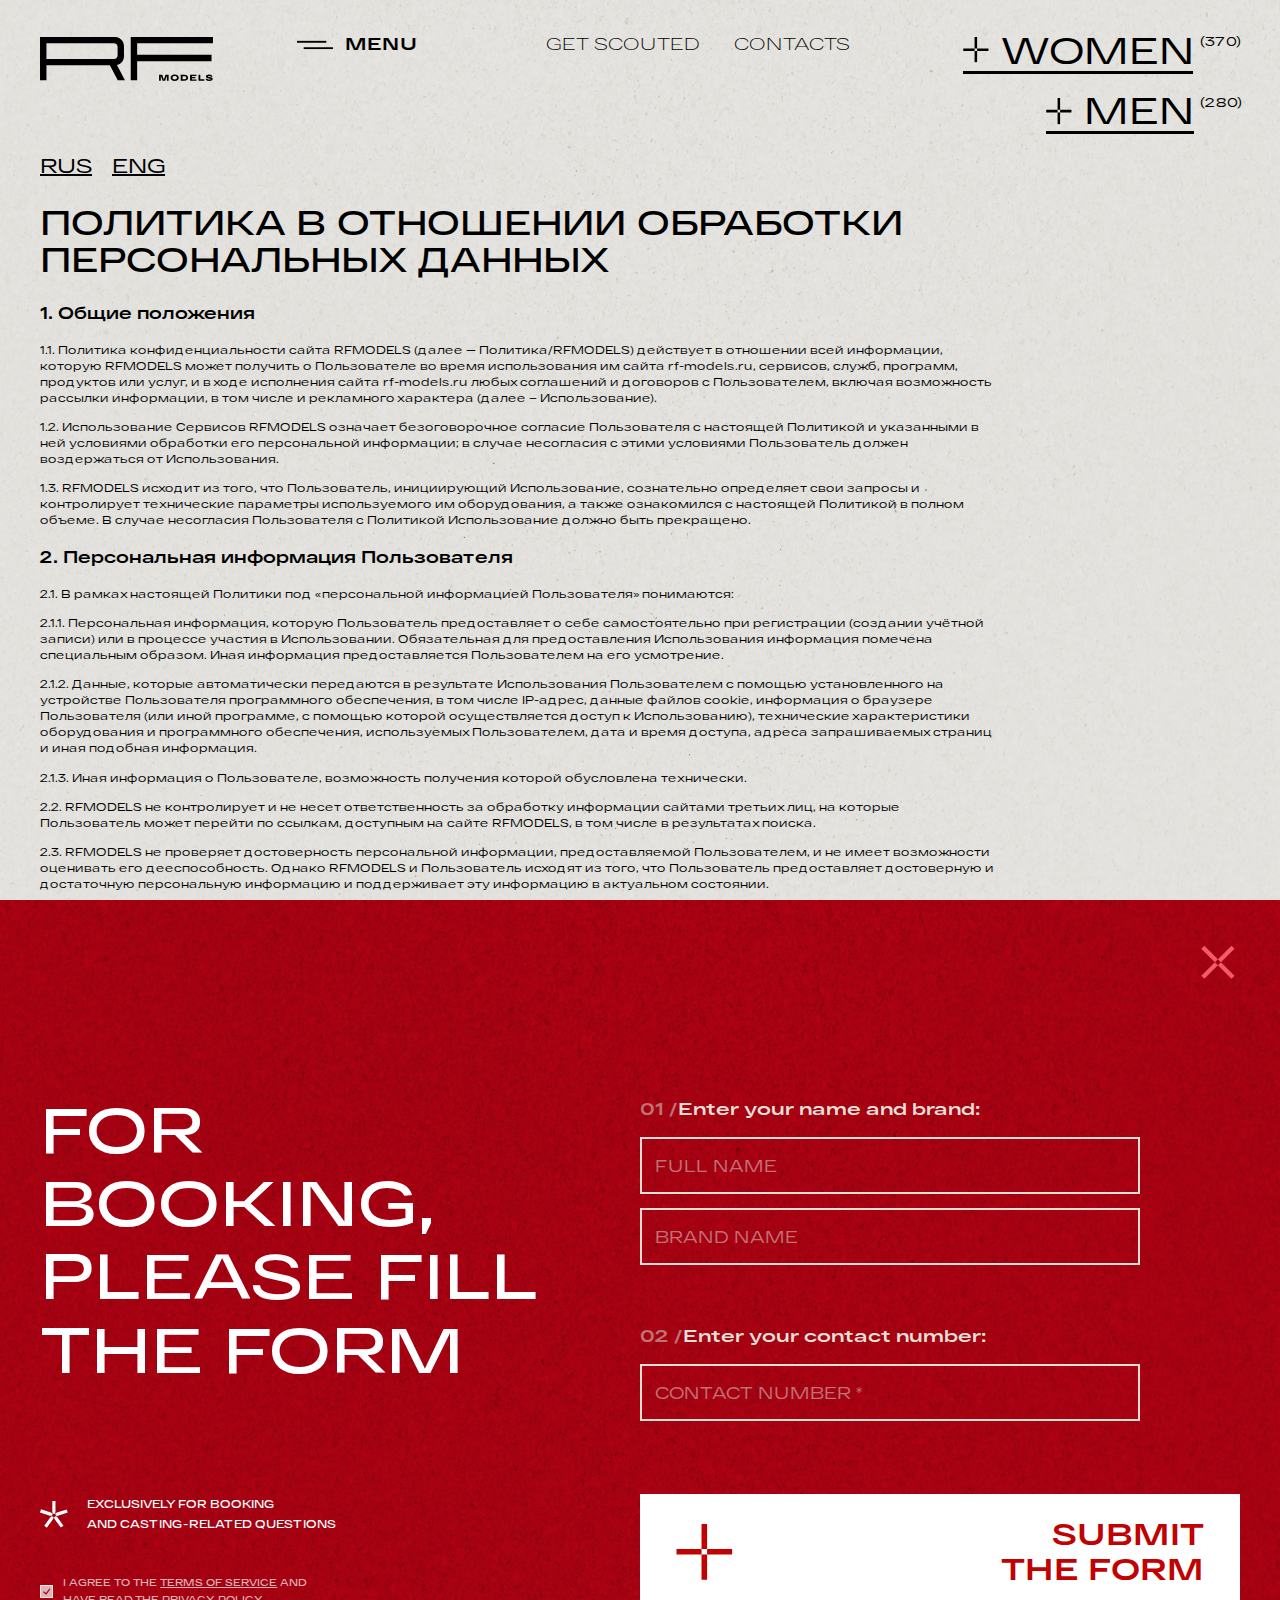
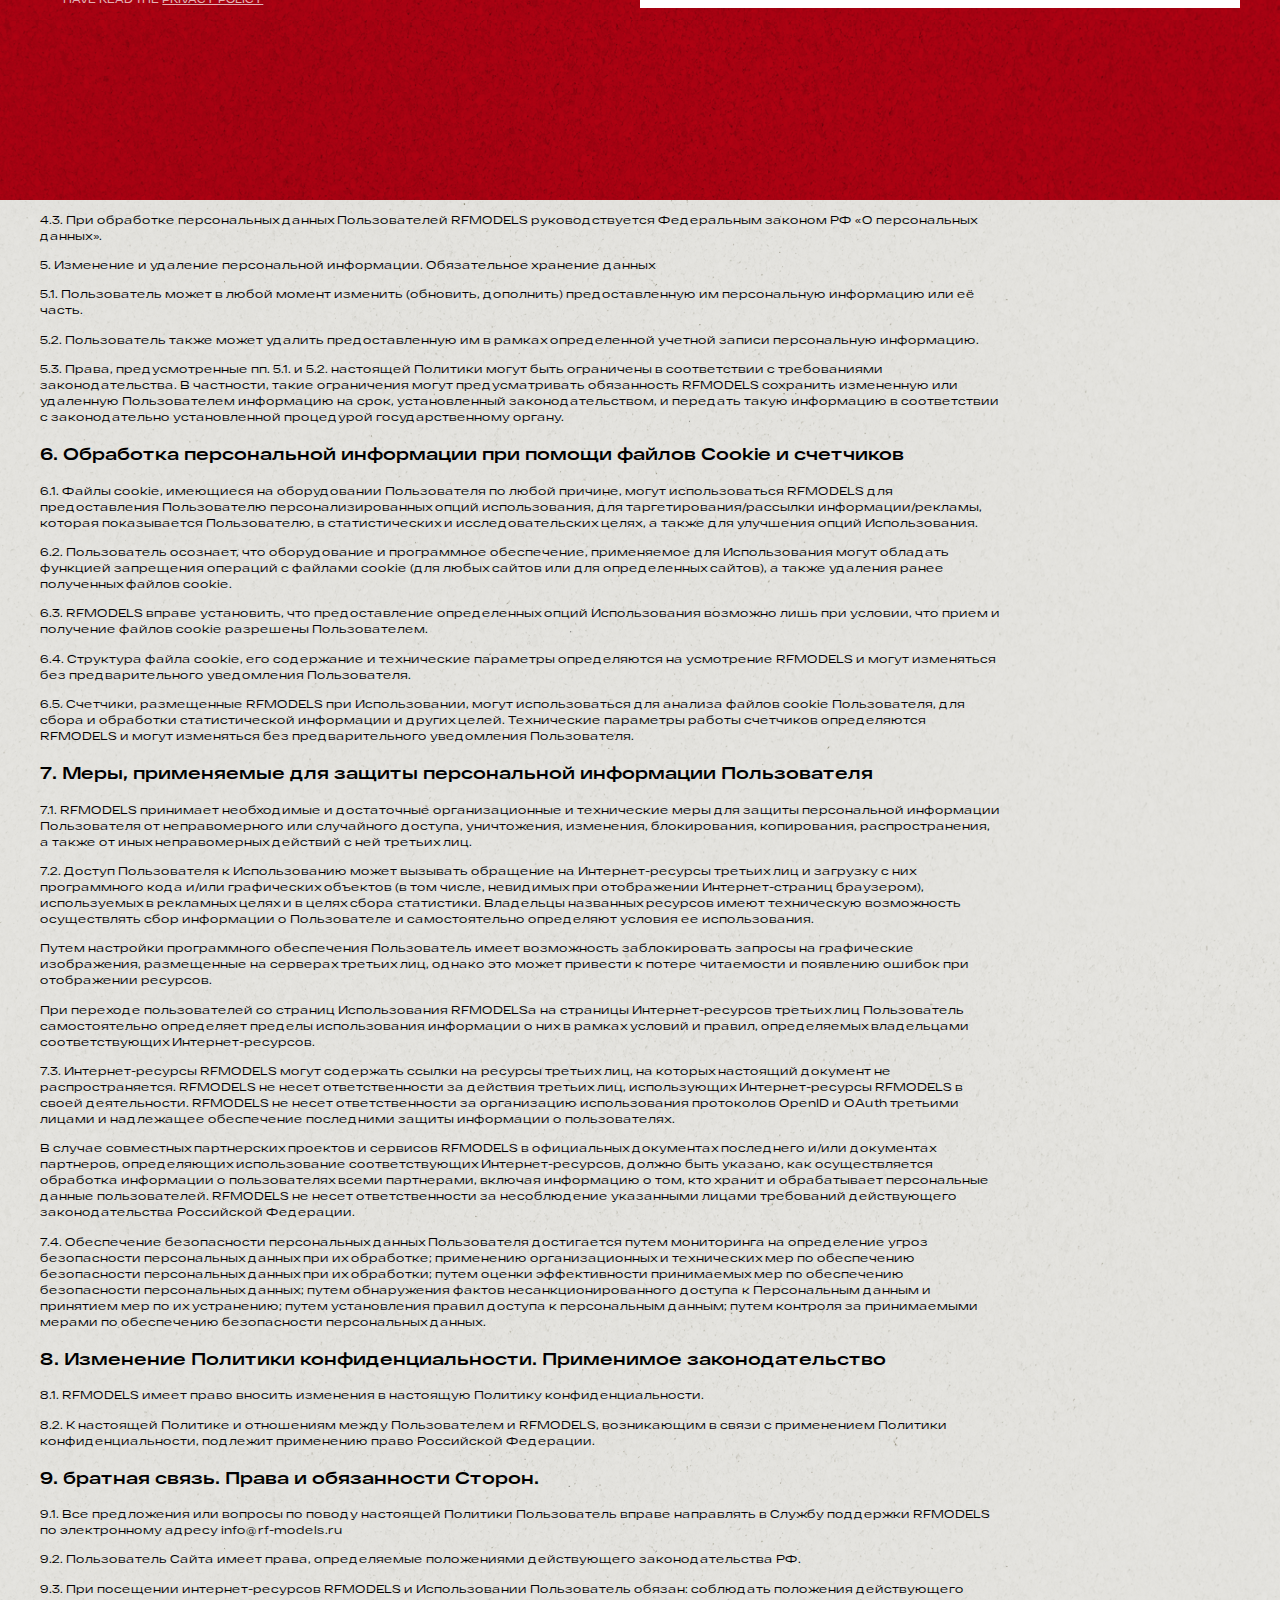
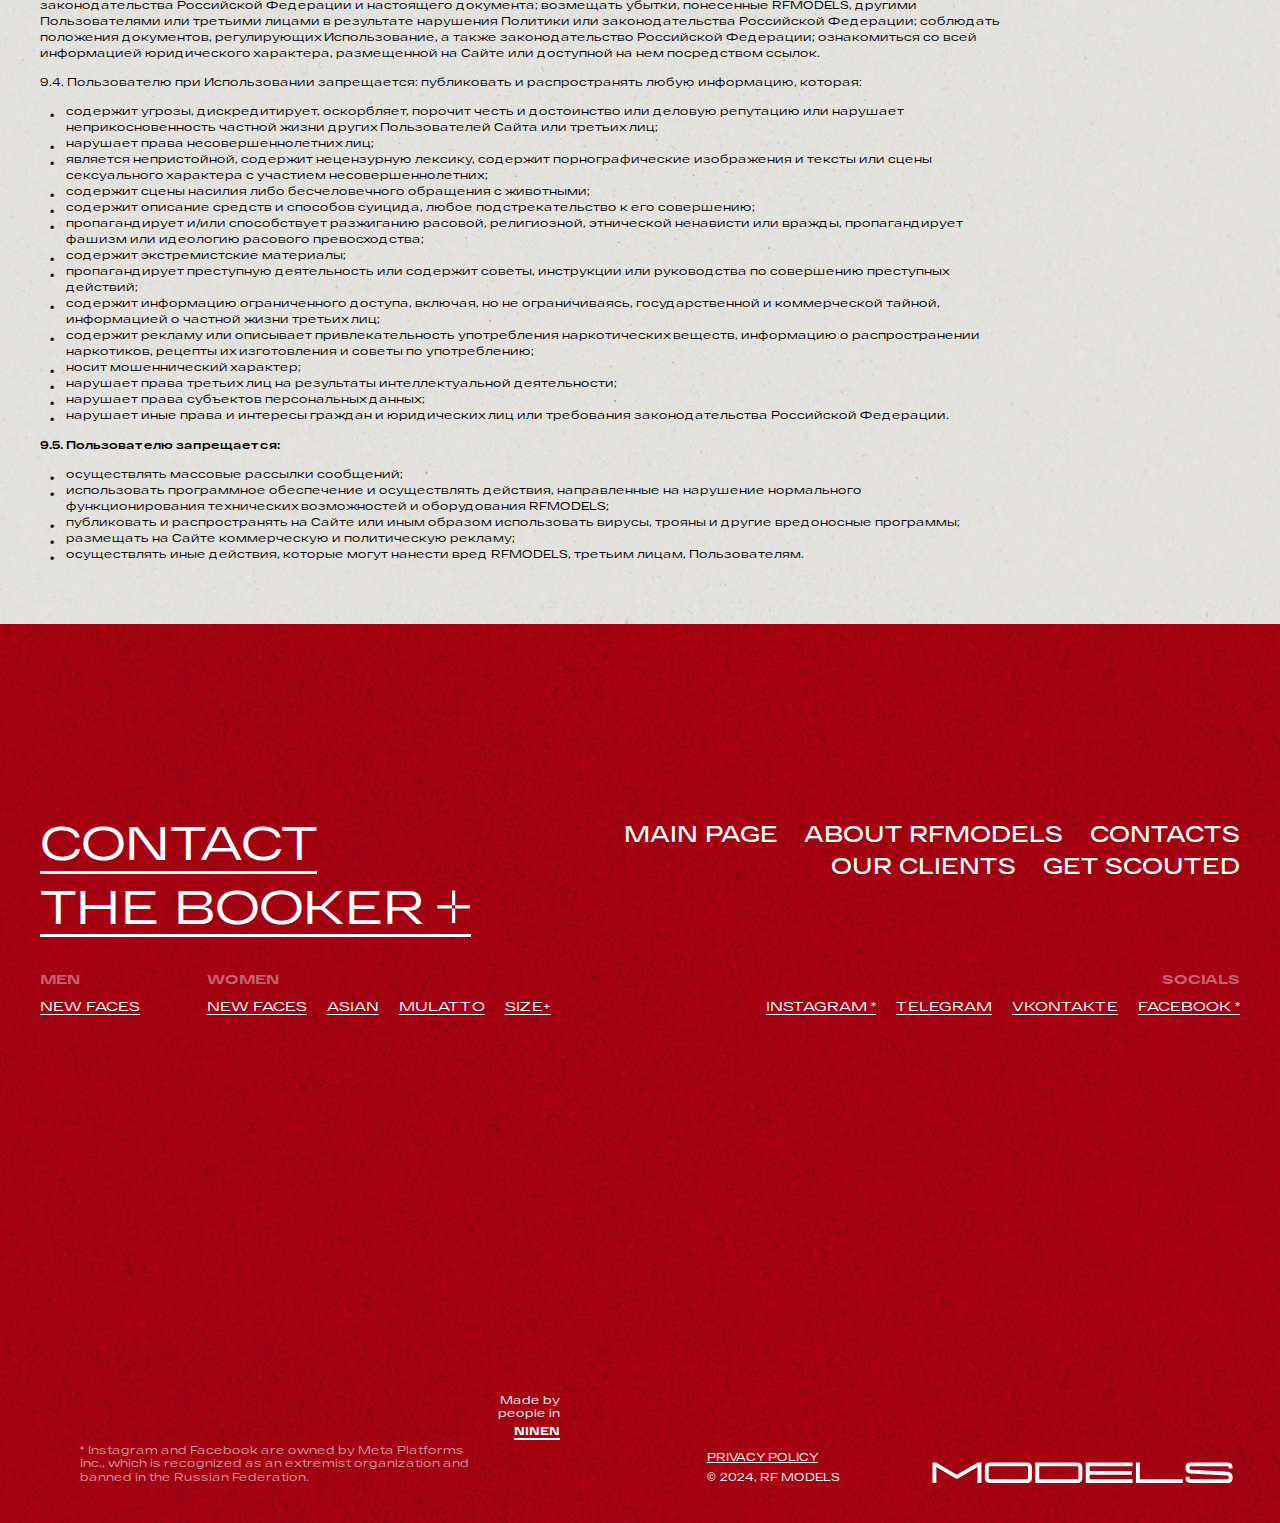
<file: policy-ru.html>
<!doctype html>
<head>
	<meta charset="utf-8">
	<meta name="robots" content="">
	<meta name="description" content="Model bookings for commercial shoots, creative projects, castings, and runway shows">
	<meta name="keywords" content="">
	<meta http-equiv="X-UA-Compatible" content="IE=edge, chrome=1" />
	<meta name="viewport" content="width=device-width, initial-scale=1.0, maximum-scale=1.0">
	
	<meta name="format-detection" content="telephone=no"/>
	<meta name="format-detection" content="address=no"/>
	
	<title>Политика в отношении обработки персональных данных</title>

  	<meta property="og:title" content="Политика в отношении обработки персональных данных" />
	<meta property="og:description" content="Model bookings for commercial shoots, creative projects, castings, and runway shows">
	<meta property="og:image" content="" />
	<meta property="og:url" content="" />  

	<!-- Обязательный (и достаточный) тег для браузеров -->
	<link type="image/x-icon" rel="shortcut icon" href="favicon.ico">

	<!-- Дополнительные иконки для десктопных браузеров -->
	<link type="image/png" sizes="16x16" rel="icon" href="images/favicon/favicon-16x16.png">
	<link type="image/png" sizes="32x32" rel="icon" href="images/favicon/favicon-32x32.png">
	<link type="image/png" sizes="96x96" rel="icon" href="images/favicon/favicon-96x96.png">
	<link type="image/png" sizes="120x120" rel="icon" href="images/favicon/favicon-120x120.png">

	<!-- Иконки для Android -->
	<link type="image/png" sizes="72x72" rel="icon" href="images/favicon/android-icon-72x72.png">
	<link type="image/png" sizes="96x96" rel="icon" href="images/favicon/android-icon-96x96.png">
	<link type="image/png" sizes="144x144" rel="icon" href="images/favicon/android-icon-144x144.png">
	<link type="image/png" sizes="192x192" rel="icon" href="images/favicon/android-icon-192x192.png">
	<link type="image/png" sizes="512x512" rel="icon" href="images/favicon/android-icon-512x512.png">

	<!-- Иконки для iOS (Apple) -->
	<link sizes="57x57" rel="apple-touch-icon" href="images/favicon/apple-touch-icon-57x57.png">
	<link sizes="60x60" rel="apple-touch-icon" href="images/favicon/apple-touch-icon-60x60.png">
	<link sizes="72x72" rel="apple-touch-icon" href="images/favicon/apple-touch-icon-72x72.png">
	<link sizes="76x76" rel="apple-touch-icon" href="images/favicon/apple-touch-icon-76x76.png">
	<link sizes="114x114" rel="apple-touch-icon" href="images/favicon/apple-touch-icon-114x114.png">
	<link sizes="120x120" rel="apple-touch-icon" href="images/favicon/apple-touch-icon-120x120.png">
	<link sizes="144x144" rel="apple-touch-icon" href="images/favicon/apple-touch-icon-144x144.png">
	<link sizes="152x152" rel="apple-touch-icon" href="images/favicon/apple-touch-icon-152x152.png">
	<link sizes="180x180" rel="apple-touch-icon" href="images/favicon/apple-touch-icon-180x180.png">


	<link href="styles/libs.min.css?_v=20250425154742" rel="stylesheet">
	<link href="styles/styles.min.css?_v=20250425154742" rel="stylesheet">

	<!-- <script src="https://code.jquery.com/jquery-3.4.1.min.js?_v=20250425154742" integrity="sha256-CSXorXvZcTkaix6Yvo6HppcZGetbYMGWSFlBw8HfCJo=" crossorigin="anonymous"></script> -->
    <script type="text/javascript" src="js/libs.js?_v=20250425154742"></script>
    <script type="text/javascript" src="js/scripts.js?_v=20250425154742"></script>


</head>

<body>

<div class="wrapper"><div class="wrapper__scroll">

    <header class="header ">
	<div class="container">	
		<div class="header__inner">
			
			
				<a href="./" class="header__logo"><img src="images/logo.svg" alt=""></a>
				<button class="header__burger js-open-nav">
					<svg class="icon"><use xlink:href="images/icons/sprite.svg#burger"></use></svg><span>MENU</span>
				</button>
			

			<div class="header__nav hide-mobile-lg">
				<ul>
					<li class=""><a href="scouting.html"><span data-t="GET SCOUTED">GET SCOUTED</span></a></li>
					<li class=""><a href="contacts.html"><span data-t="CONTACTS">CONTACTS</span></a></li>
				</ul>
			</div>

			<div class="header__cat">
				<div class="header__cat-item">
					<a href="./#catalog?category=women" class="header__cat-item__link js-category-go" data-category="women">WOMEN<span data-t="WOMEN"></span></a>
					<div class="header__cat-item__count">(370)</div>
				</div>
				<div class="header__cat-item">
					<a href="./#catalog?category=men" class="header__cat-item__link js-category-go" data-category="men">MEN<span data-t="MEN"></span></a>
					<div class="header__cat-item__count">(280)</div>					
				</div>
			</div>
		</div>
	</div>
</header>

<div class="header_fix">
	<div class="container">	
		<div class="header__inner">
			
			<a href="./" class="header__logo"><img src="images/logo.svg" alt=""></a>
			
			
			<button class="header__burger js-open-nav">
				<svg class="icon"><use xlink:href="images/icons/sprite.svg#burger"></use></svg><span>MENU</span>
			</button>

			<div class="header__nav hide-mobile-lg">
				<ul>
					<li class=""><a href="scouting.html"><span data-t="GET SCOUTED">GET SCOUTED</span></a></li>
					<li class=""><a href="contacts.html"><span data-t="CONTACTS">CONTACTS</span></a></li>
				</ul>
			</div>

			<div class="header__cat">
				<div class="header__cat-item">
					<a href="./#catalog?category=women" class="header__cat-item__link js-category-go" data-category="women">WOMEN<span data-t="WOMEN"></span></a>
					<div class="header__cat-item__count">(370)</div>
				</div>
				<div class="header__cat-item">
					<a href="./#catalog?category=men" class="header__cat-item__link js-category-go" data-category="men">MEN<span data-t="MEN"></span></a>
					<div class="header__cat-item__count">(280)</div>					
				</div>
			</div>
		</div>
	</div>
</div>

	

<div class="navfix opened js-navfix">
	<a href="#" class="navfix__close js-close-nav"><svg class="icon icon--fill"><use xlink:href="images/icons/sprite.svg#plus"></use></svg></a>
	<div class="container">
		<div class="navfix__cols">
			<div class="navfix__left">
				<div class="navfix__navitem">
					<div class="navfix__navitem-label">MEN</div>
					<div class="navfix__navitem-list">
						<a href="" class="navfix__navitem-link" data-t="new faces">new faces</a>
					</div>
				</div>
				<div class="navfix__navitem">
					<div class="navfix__navitem-label">women</div>
					<div class="navfix__navitem-list">
						<a href="" class="navfix__navitem-link" data-t="new faces">new faces</a>
						<a href="" class="navfix__navitem-link" data-t="asian">asian</a>
						<a href="" class="navfix__navitem-link" data-t="mulatto">mulatto</a>
						<a href="" class="navfix__navitem-link" data-t="size+">size+</a>
					</div>
				</div>

				<div class="navfix__buttons">
					<button class="btn btn--white btn--mdx btn--wall" data-open-popup="contact-booker">
						<svg class="icon icon--fill"><use xlink:href="images/icons/sprite.svg#plus"></use></svg>
						<span>contact <br> the booker</span>
					</button>
				</div>
			</div><!--navfix__left-->

			<div class="navfix__right">				
				<div class="navfix__menu">
					<ul>
						<li><a href="./" data-t="MAIN PAGE">MAIN PAGE</a></li>
						<li><a href="about.html" data-t="about RFMODELS">about RFMODELS</a></li>
						<li><a href="contacts.html" data-t="contacts">contacts</a></li>
						<li><a href="clients.html" data-t="our clients">our clients</a></li>
						<li><a href="scouting.html" data-t="get scouted">get scouted</a></li>
					</ul>
				</div>
				
				<div class="navfix__navitem navfix__social">
					<div class="navfix__navitem-label">SOCIALS</div>
					<div class="navfix__navitem-list">
						<a href="https://www.instagram.com/rfmodels_mm/" target="_blank" class="navfix__navitem-link" data-t="Instagram *">Instagram *</a>
						<a href="https://t.me/rfmodels" target="_blank" class="navfix__navitem-link" data-t="Telegram">Telegram</a>
						<a href="https://vk.com/rfmodels_mm" target="_blank" class="navfix__navitem-link" data-t="VKontakte">VKontakte</a>
						<a href="https://www.facebook.com/rfmodelsmm" target="_blank" class="navfix__navitem-link" data-t="Facebook *">Facebook *</a>
					</div>
				</div>
			</div><!--navfix__right-->
		</div>
	</div>
</div>
    
    <main class="content__wrapper">
        <section class="pd__header section__mgb--md">
            <div class="container">
                <div class="policy__lang">
                    <a href="policy-ru.html" class="">RUS</a>
                    <a href="policy.html" class="">ENG</a>
                </div>
                <div class="content__text">
                        <h1>Политика в отношении обработки персональных данных</h1>
                       
                        <h3>1. Общие положения</h3>
                        <p>1.1. Политика конфиденциальности сайта RFMODELS (далее — Политика/RFMODELS) действует в отношении всей информации, которую RFMODELS может получить о Пользователе во время использования им сайта rf-models.ru, сервисов, служб, программ, продуктов или услуг, и в ходе исполнения сайта rf-models.ru любых соглашений и договоров с Пользователем, включая возможность рассылки информации, в том числе и рекламного характера (далее – Использование).</p>
                        <p>1.2. Использование Сервисов RFMODELS означает безоговорочное согласие Пользователя с настоящей Политикой и указанными в ней условиями обработки его персональной информации; в случае несогласия с этими условиями Пользователь должен воздержаться от Использования.</p>
                        <p>1.3. RFMODELS исходит из того, что Пользователь, инициирующий Использование, сознательно определяет свои запросы и контролирует технические параметры используемого им оборудования, а также ознакомился с настоящей Политикой в полном объеме. В случае несогласия Пользователя с Политикой Использование должно быть прекращено.</p>
                        
                        <h3>2. Персональная информация Пользователя</h3>
                        <p>2.1. В рамках настоящей Политики под «персональной информацией Пользователя» понимаются:</p>
                        <p>2.1.1. Персональная информация, которую Пользователь предоставляет о себе самостоятельно при регистрации (создании учётной записи) или в процессе участия в Использовании. Обязательная для предоставления Использования информация помечена специальным образом. Иная информация предоставляется Пользователем на его усмотрение.</p>
                        <p>2.1.2. Данные, которые автоматически передаются в результате Использования Пользователем с помощью установленного на устройстве Пользователя программного обеспечения, в том числе IP-адрес, данные файлов cookie, информация о браузере Пользователя (или иной программе, с помощью которой осуществляется доступ к Использованию), технические характеристики оборудования и программного обеспечения, используемых Пользователем, дата и время доступа, адреса запрашиваемых страниц и иная подобная информация.</p>
                        <p>2.1.3. Иная информация о Пользователе, возможность получения которой обусловлена технически.</p>
                        <p>2.2. RFMODELS не контролирует и не несет ответственность за обработку информации сайтами третьих лиц, на которые Пользователь может перейти по ссылкам, доступным на сайте RFMODELS, в том числе в результатах поиска.</p>
                        <p>2.3. RFMODELS не проверяет достоверность персональной информации, предоставляемой Пользователем, и не имеет возможности оценивать его дееспособность. Однако RFMODELS и Пользователь исходят из того, что Пользователь предоставляет достоверную и достаточную персональную информацию и поддерживает эту информацию в актуальном состоянии.</p>
                        
                        <h3>3. Цели обработки персональной информации Пользователя</h3>
                        <p>3.1. RFMODELS собирает и хранит только ту персональную информацию, которая необходима для предоставления/получения Использования, за исключением случаев, когда законодательством предусмотрено обязательное хранение персональной информации в течение определенного законом срока.</p>
                        <p>3.2. Персональную информацию Пользователя RFMODELS обрабатывает в следующих целях:</p>
                        <p>3.2.1. Идентификация стороны в рамках Использования, соглашений и договоров с RFMODELS;</p>
                        <p>3.2.2. Предоставление Пользователю возможности персонализированного Использования и исполнение соглашений и договоров;</p>
                        <p>3.2.3. Связь с Пользователем, в том числе направление уведомлений, запросов и информации, касающихся Использования, исполнения соглашений и договоров, а также обработка запросов и заявок от Пользователя, включая возможные рассылки информационного и рекламного характера;</p>
                        <p>3.2.4. Улучшение качества Использования, удобства, разработка новых возможностей и опций Использования;</p>
                        <p>3.2.5. Таргетирование рекламных материалов;</p>
                        <p>3.2.6. Проведение статистических и иных исследований на основе обезличенных данных.</p>
                        <p>3.3. RFMODELS имеет право обрабатывать информацию о пользователях Интернета, полученную в результате обмена информацией с третьими лицами по протоколам OpenID и OAuth, при условии что последние получат предварительное согласие пользователей Интернета на указанную обработку.</p>
                        
                        <h3>4. Условия обработки персональной информации Пользователя и её передачи третьим лицам</h3>
                        <p>4.1. В отношении персональной информации Пользователя сохраняется ее конфиденциальность, кроме случаев добровольного предоставления Пользователем информации о себе для общего доступа неограниченному кругу лиц. При использовании отдельных опций Использования, Пользователь соглашается с тем, что определённая часть его персональной информации становится общедоступной.</p>
                        <p>4.2. RFMODELS вправе передать персональную информацию Пользователя третьим лицам в следующих случаях:</p>
                        <p>4.2.1. Пользователь выразил согласие на такие действия;</p>
                        <p>4.2.2. Передача необходима для использования Пользователем определенного вида опций Использования либо для исполнения определенного соглашения или договора с Пользователем;</p>
                        <p>4.2.3. При использовании Пользователем сервисов и услуг компаний, оказывающих услуги финансового характера;</p>
                        <p>4.2.4. Передача предусмотрена российским или иным применимым законодательством в рамках установленной законодательством процедуры;</p>
                        <p>4.2.5. Такая передача происходит в рамках продажи или иной передачи бизнеса (полностью или в части), при этом к приобретателю переходят все обязательства по соблюдению условий настоящей Политики применительно к полученной им персональной информации;</p>
                        <p>4.2.6. В целях обеспечения возможности защиты прав и законных интересов RFMODELS или третьих лиц в случаях, когда Пользователь нарушает положения действующего законодательства РФ в данной области, либо документы, содержащие условия использования конкретных опций Использования, а также настоящего документа.</p>
                        <p>4.2.7. В результате обработки персональной информации Пользователя путем ее обезличивания могут быть получены обезличенные статистические данные, которые передаются третьему лицу для проведения исследований, выполнения работ или оказания услуг по поручению RFMODELS.</p>
                        <p>4.3. При обработке персональных данных Пользователей RFMODELS руководствуется Федеральным законом РФ «О персональных данных».</p>
                        
                        <p>5. Изменение и удаление персональной информации. Обязательное хранение данных</p>
                        <p>5.1. Пользователь может в любой момент изменить (обновить, дополнить) предоставленную им персональную информацию или её часть.</p>
                        <p>5.2. Пользователь также может удалить предоставленную им в рамках определенной учетной записи персональную информацию.</p>
                        <p>5.3. Права, предусмотренные пп. 5.1. и 5.2. настоящей Политики могут быть ограничены в соответствии с требованиями законодательства. В частности, такие ограничения могут предусматривать обязанность RFMODELS сохранить измененную или удаленную Пользователем информацию на срок, установленный законодательством, и передать такую информацию в соответствии с законодательно установленной процедурой государственному органу.</p>
                        
                        <h3>6. Обработка персональной информации при помощи файлов Cookie и счетчиков</h3>
                        <p>6.1. Файлы cookie, имеющиеся на оборудовании Пользователя по любой причине, могут использоваться RFMODELS для предоставления Пользователю персонализированных опций использования, для таргетирования/рассылки информации/рекламы, которая показывается Пользователю, в статистических и исследовательских целях, а также для улучшения опций Использования.</p>
                        <p>6.2. Пользователь осознает, что оборудование и программное обеспечение, применяемое для Использования могут обладать функцией запрещения операций с файлами cookie (для любых сайтов или для определенных сайтов), а также удаления ранее полученных файлов cookie.</p>
                        <p>6.3. RFMODELS вправе установить, что предоставление определенных опций Использования возможно лишь при условии, что прием и получение файлов cookie разрешены Пользователем.</p>
                        <p>6.4. Структура файла cookie, его содержание и технические параметры определяются на усмотрение RFMODELS и могут изменяться без предварительного уведомления Пользователя.</p>
                        <p>6.5. Счетчики, размещенные RFMODELS при Использовании, могут использоваться для анализа файлов cookie Пользователя, для сбора и обработки статистической информации и других целей. Технические параметры работы счетчиков определяются RFMODELS и могут изменяться без предварительного уведомления Пользователя.</p>
                        
                        <h3>7. Меры, применяемые для защиты персональной информации Пользователя</h3>
                        <p>7.1. RFMODELS принимает необходимые и достаточные организационные и технические меры для защиты персональной информации Пользователя от неправомерного или случайного доступа, уничтожения, изменения, блокирования, копирования, распространения, а также от иных неправомерных действий с ней третьих лиц.</p>
                        <p>7.2. Доступ Пользователя к Использованию может вызывать обращение на Интернет-ресурсы третьих лиц и загрузку с них программного кода и/или графических объектов (в том числе, невидимых при отображении Интернет-страниц браузером), используемых в рекламных целях и в целях сбора статистики. Владельцы названных ресурсов имеют техническую возможность осуществлять сбор информации о Пользователе и самостоятельно определяют условия ее использования.</p>
                        <p>Путем настройки программного обеспечения Пользователь имеет возможность заблокировать запросы на графические изображения, размещенные на серверах третьих лиц, однако это может привести к потере читаемости и появлению ошибок при отображении ресурсов.</p>
                        <p>При переходе пользователей со страниц Использования RFMODELSа на страницы Интернет-ресурсов третьих лиц Пользователь самостоятельно определяет пределы использования информации о них в рамках условий и правил, определяемых владельцами соответствующих Интернет-ресурсов.</p>
                        <p>7.3. Интернет-ресурсы RFMODELS могут содержать ссылки на ресурсы третьих лиц, на которых настоящий документ не распространяется. RFMODELS не несет ответственности за действия третьих лиц, использующих Интернет-ресурсы RFMODELS в своей деятельности. RFMODELS не несет ответственности за организацию использования протоколов OpenID и OAuth третьими лицами и надлежащее обеспечение последними защиты информации о пользователях.</p>
                        <p>В случае совместных партнерских проектов и сервисов RFMODELS в официальных документах последнего и/или документах партнеров, определяющих использование соответствующих Интернет-ресурсов, должно быть указано, как осуществляется обработка информации о пользователях всеми партнерами, включая информацию о том, кто хранит и обрабатывает персональные данные пользователей. RFMODELS не несет ответственности за несоблюдение указанными лицами требований действующего законодательства Российской Федерации.</p>
                        <p>7.4. Обеспечение безопасности персональных данных Пользователя достигается путем мониторинга на определение угроз безопасности персональных данных при их обработке; применению организационных и технических мер по обеспечению безопасности персональных данных при их обработки; путем оценки эффективности принимаемых мер по обеспечению безопасности персональных данных; путем обнаружения фактов несанкционированного доступа к Персональным данным и принятием мер по их устранению; путем установления правил доступа к персональным данным; путем контроля за принимаемыми мерами по обеспечению безопасности персональных данных.</p>
                        
                        <h3>8. Изменение Политики конфиденциальности. Применимое законодательство</h3>
                        <p>8.1. RFMODELS имеет право вносить изменения в настоящую Политику конфиденциальности.</p>
                        <p>8.2. К настоящей Политике и отношениям между Пользователем и RFMODELS, возникающим в связи с применением Политики конфиденциальности, подлежит применению право Российской Федерации.</p>
                        
                        <h3>9. братная связь. Права и обязанности Сторон.</h3>
                        <p>9.1. Все предложения или вопросы по поводу настоящей Политики Пользователь вправе направлять в Службу поддержки RFMODELS по электронному адресу info@rf-models.ru</p>
                        <p>9.2. Пользователь Сайта имеет права, определяемые положениями действующего законодательства РФ.</p>
                        <p>9.3. При посещении интернет-ресурсов RFMODELS и Использовании Пользователь обязан: соблюдать положения действующего законодательства Российской Федерации и настоящего документа; возмещать убытки, понесенные RFMODELS, другими Пользователями или третьими лицами в результате нарушения Политики или законодательства Российской Федерации; соблюдать положения документов, регулирующих Использование, а также законодательство Российской Федерации; ознакомиться со всей информацией юридического характера, размещенной на Сайте или доступной на нем посредством ссылок.</p>
                        <p>9.4. Пользователю при Использовании запрещается: публиковать и распространять любую информацию, которая:</p>
                        <ul>
                            <li>содержит угрозы, дискредитирует, оскорбляет, порочит честь и достоинство или деловую репутацию или нарушает неприкосновенность частной жизни других Пользователей Сайта или третьих лиц;</li>
                            <li>нарушает права несовершеннолетних лиц;</li>
                            <li>является непристойной, содержит нецензурную лексику, содержит порнографические изображения и тексты или сцены сексуального характера с участием несовершеннолетних;</li>
                            <li>содержит сцены насилия либо бесчеловечного обращения с животными;</li>
                            <li>содержит описание средств и способов суицида, любое подстрекательство к его совершению;</li>
                            <li>пропагандирует и/или способствует разжиганию расовой, религиозной, этнической ненависти или вражды, пропагандирует фашизм или идеологию расового превосходства;</li>
                            <li>содержит экстремистские материалы;</li>
                            <li>пропагандирует преступную деятельность или содержит советы, инструкции или руководства по совершению преступных действий;</li>
                            <li>содержит информацию ограниченного доступа, включая, но не ограничиваясь, государственной и коммерческой тайной, информацией о частной жизни третьих лиц;</li>
                            <li>содержит рекламу или описывает привлекательность употребления наркотических веществ, информацию о распространении наркотиков, рецепты их изготовления и советы по употреблению;</li>
                            <li>носит мошеннический характер;</li>
                            <li>нарушает права третьих лиц на результаты интеллектуальной деятельности;</li>
                            <li>нарушает права субъектов персональных данных;</li>
                            <li>нарушает иные права и интересы граждан и юридических лиц или требования законодательства Российской Федерации.</li>
                        </ul>
                        <p><strong>9.5. Пользователю запрещается:</strong></p>
                        <ul>
                            <li>осуществлять массовые рассылки сообщений;</li>
                            <li>использовать программное обеспечение и осуществлять действия, направленные на нарушение нормального функционирования технических возможностей и оборудования RFMODELS;</li>
                            <li>публиковать и распространять на Сайте или иным образом использовать вирусы, трояны и другие вредоносные программы;</li>
                            <li>размещать на Сайте коммерческую и политическую рекламу;</li>
                            <li>осуществлять иные действия, которые могут нанести вред RFMODELS, третьим лицам, Пользователям.</li>
                        </ul>
                </div>
            </div>
        </section><!--promo-->


        
	</main><!--content__wrapper-->

    <footer class="footer">
    <div class="container">
        <div class="footer__head">  
            <div class="footer__linkbtn">          
                <a href="#" class=" linkbtn linkbtn--white" data-open-popup="contact-booker"><span>contact</span> <br> <span>the booker <svg class="icon icon--fill"><use xlink:href="images/icons/sprite.svg#plus"></use></svg></span></a>
            </div> 
            
            <div class="footer__menu">
                <ul>
                    <li><a href="./" data-t="MAIN PAGE">MAIN PAGE</a></li>
                    <li><a href="about.html" data-t="about RFMODELS">about RFMODELS</a></li>
                    <li><a href="contacts.html" data-t="contacts">contacts</a></li>
                    <li><a href="clients.html" data-t="our clients">our clients</a></li>
                    <li><a href="scouting.html" data-t="get scouted">get scouted</a></li>
                </ul>
            </div>
        </div>

        <div class="footer__nav">
            <div class="footer__navitem">
                <div class="footer__navitem-label">MEN</div>
                <div class="footer__navitem-list">
                    <a href="" class="footer__navitem-link" data-t="new faces">new faces</a>
                </div>
            </div>
            <div class="footer__navitem">
                <div class="footer__navitem-label">women</div>
                <div class="footer__navitem-list">
                    <a href="" class="footer__navitem-link" data-t="new faces">new faces</a>
                    <a href="" class="footer__navitem-link" data-t="asian">asian</a>
                    <a href="" class="footer__navitem-link" data-t="mulatto">mulatto</a>
                    <a href="" class="footer__navitem-link" data-t="size+">size+</a>
                </div>
            </div>
            <div class="footer__navitem footer__social text--right">
                <div class="footer__navitem-label">SOCIALS</div>
                <div class="footer__navitem-list">
                    <a href="https://www.instagram.com/rfmodels_mm/" target="_blank" class="footer__navitem-link" data-t="Instagram *">Instagram *</a>
                    <a href="https://t.me/rfmodels" target="_blank" class="footer__navitem-link" data-t="Telegram">Telegram</a>
                    <a href="https://vk.com/rfmodels_mm" target="_blank" class="footer__navitem-link" data-t="VKontakte">VKontakte</a>
                    <a href="https://www.facebook.com/rfmodelsmm" target="_blank" class="footer__navitem-link" data-t="Facebook *">Facebook *</a>
                </div>
            </div>
        </div>

        <div class="footer__bottom">
            <div class="footer__name">
                <!-- <svg class="footer-svg-rf" viewBox="0 0 1797 467" fill="none" xmlns="http://www.w3.org/2000/svg">
                        <path class="footer-svg-rf-r" fill-rule="evenodd" clip-rule="evenodd" d="M0 1H137.358H137.359H692.358H790.185C805.28 1 819.214 4.87061 831.987 12.6118C844.76 20.353 854.824 30.8037 862.178 43.9637C869.532 56.7368 873.209 70.4774 873.209 85.1857V195.498C873.209 218.722 865.855 238.075 851.147 253.557C836.438 269.04 817.279 277.555 793.668 279.103L884.24 466.054H851.147L760.574 279.684L692.358 279.5H137.359H137.358L30.1908 279.5V465.473H0V1ZM137.358 250.5L137.359 250.5L692.358 250.5H692.858L782.637 250.654C800.442 250.654 814.956 244.848 826.181 233.237C837.793 221.625 843.599 206.529 843.599 187.95V93.314C843.599 74.348 837.793 59.2527 826.181 48.0279C814.956 36.8031 800.635 31.1907 783.217 31.1907L692.358 31H137.359H137.358H30.1908V250.5L137.358 250.5Z" fill="white"/>
                        <path class="footer-svg-rf-f" fill-rule="evenodd" clip-rule="evenodd" d="M941 0H1078H1606H1606.5H1796.21V30H1606.5H1606H1078H970.61V206L1078 206L1606 206H1782.86V236H1606L1078 236L970.61 236V463.893H941V0Z" fill="white"/>
                </svg> -->
                
                <svg class="svg-rf" viewBox="0 0 1795 468" fill="none" xmlns="http://www.w3.org/2000/svg">
                    <mask id="mask0_1" style="mask-type:alpha" maskUnits="userSpaceOnUse" x="0" y="0" width="885" height="465">
                    <rect width="885" height="465" fill="#D9D9D9"/>
                    </mask>
                    <g mask="url(#mask0_1)" class="svg-rf-r">
                        <path fill-rule="evenodd" clip-rule="evenodd" d="M136.359 0H-1V464.473H29.1908V278.5L136.359 278.5V249.5L29.1908 249.5V30H136.359V0Z" fill="white"/>
                        <path class="svg-rf-r-right svg-rf-r-elem" fill-rule="evenodd" clip-rule="evenodd" d="M691.358 278.5L759.574 278.684L850.147 465.054H883.24L792.668 278.103C816.279 276.555 835.438 268.04 850.147 252.557C864.855 237.075 872.209 217.722 872.209 194.498V84.1857C872.209 69.4774 868.532 55.7368 861.178 42.9637C853.824 29.8037 843.76 19.353 830.987 11.6118C818.214 3.87061 804.28 0 789.185 0H691.358V30L782.217 30.1907C799.635 30.1907 813.956 35.8031 825.181 47.0279C836.793 58.2527 842.599 73.348 842.599 92.314V186.95C842.599 205.529 836.793 220.625 825.181 232.237C813.956 243.848 799.442 249.654 781.637 249.654L691.358 249.5V278.5Z" fill="white"/>
                        <path class="svg-rf-r-line-1 svg-rf-r-elem" d="M135 15H693" stroke="white" stroke-width="30"/>
                        <path class="svg-rf-r-line-2 svg-rf-r-elem" d="M135 264H693" stroke="white" stroke-width="29"/>
                    </g>
                    <mask id="mask0_2" style="mask-type:alpha" maskUnits="userSpaceOnUse" x="940" y="1" width="855" height="467">
                        <rect x="940" y="1" width="855" height="467" fill="#D9D9D9"/>
                    </mask>
                    <g mask="url(#mask0_2)" class="svg-rf-f">
                        <path fill-rule="evenodd" clip-rule="evenodd" d="M1077 2H940V465.893H969.61V238L1077 238V208L969.61 208V32H1077V2Z" fill="white"/>
                        <path class="svg-rf-f-right svg-rf-f-elem" fill-rule="evenodd" clip-rule="evenodd" d="M1605 238H1781.86V208H1605V238ZM1605 32H1795.21V2H1605V32Z" fill="white"/>
                        <path class="svg-rf-f-line-1 svg-rf-f-elem" d="M1076 17H1606" stroke="white" stroke-width="30"/>
                        <path class="svg-rf-f-line-2 svg-rf-f-elem" d="M1076 223H1609" stroke="white" stroke-width="30"/>
                    </g>
                </svg>    
            </div>
            <div class="footer__cols">
                <div class="footer__left">
                    <div class="footer__fait">Made by <br> people in <br><a href="https://9n.by/" class="footer__fait-name" target="_blank">NINEN</a></div>
                    <div class="footer__text">* Instagram and Facebook are owned by Meta Platforms Inc.,
                        which is recognized as an extremist organization and banned
                        in the Russian Federation.</div>
                </div>
                <div class="footer__right">
                    <div class="footer__cp">
                        <a href="policy.html" class="footer__policy">privacy policy</a>
                        <div class="footer__copy">© 2024, RF Models</div>
                    </div>
                    <div class="footer__tm"><img src="images/t-models.svg" alt=""></div>
                </div>
            </div>
        </div>
    </div>
</footer>
</div></div>

<div class="popup " data-popup="contact-booker">
	<div class="popup__content">
		<a href="#" class="popup__close popup-close"><svg class="icon icon--fill"><use xlink:href="images/icons/sprite.svg#plus"></use></svg></a>
		<div class="container">
			
			<form action="" method="post">
				<input type="hidden" name="type_form" value="">
				<div class="ordform__cols">
					<div class="ordform__head">
						<div class="ordform__title">CONTACT <span class="nowrap">rf models</span> BOOKER</div>
					</div>
					<div class="ordform__fvars">
						<div class="ordform__frow">
							<div class="ordform__flabel"><span>01 /</span>Enter your name and brand:</div>
							<div class="form__row ordform__rinput">
								<input type="text" name="name" class="input input--beige js-input-letter" placeholder="FULL NAME">
							</div>	
							<div class="form__row ordform__rinput">
								<input type="text" name="brand" class="input input--beige " placeholder="brand NAME">
							</div>
						</div>
						<div class="ordform__frow">
							<div class="ordform__flabel"><span>02 /</span>Enter your contact number:</div>
							<div class="form__row ordform__rinput">
								<input type="tel" name="phone" class="input input--beige js-phone-mask" placeholder="contact number *">
							</div>	
						</div>
					</div>
				</div>

				<div class="ordform__bottom form__inpbtn columns--tablet">
					<div class="ordform__zvpp">							
						<div class="ordform__zv mg0"><img src="images/icons/zv-white.svg" alt=""><span>exclusively for booking <br> and casting-related questions</span></div>
						<label class="form__policy policy--white">
							<input type="checkbox" name="policy" checked>
							<span class="form__policy-sq"></span>
							<span class="form__policy-t">I agree to the  <a href="terms-of-use.html">Terms of Service</a> and have read the <a href="">Privacy Policy</a></span>
						</label>
					</div>

					<div class="ordform__buttons">
						<button class="btn btn--white btn--wall">
							<svg class="icon icon--fill"><use xlink:href="images/icons/sprite.svg#plus"></use></svg>
							<span>submit <br> the form</span>
						</button>
					</div>
				</div>
			</form>
		</div>	
	</div>
</div>

<div class="popup " data-popup="book-model">
	<div class="popup__content">
		<a href="#" class="popup__close popup-close"><svg class="icon icon--fill"><use xlink:href="images/icons/sprite.svg#plus"></use></svg></a>
		<div class="container">
			
			<form action="" method="post">
				<input type="hidden" name="type_form" value="">
				<div class="ordform__cols">
					<div class="ordform__head">
						<div class="ordform__title">FOR  	BOOKING,  	PLEASE FILL  	<span class="nowrap">THE FORM</span></div>
					</div>
					<div class="ordform__fvars">
						<div class="ordform__frow">
							<div class="ordform__flabel"><span>01 /</span>Enter your name and brand:</div>
							<div class="form__row ordform__rinput">
								<input type="text" name="name" class="input input--beige js-input-letter" placeholder="FULL NAME">
							</div>	
							<div class="form__row ordform__rinput">
								<input type="text" name="brand" class="input input--beige " placeholder="brand NAME">
							</div>
						</div>
						<div class="ordform__frow">
							<div class="ordform__flabel"><span>02 /</span>Enter your contact number:</div>
							<div class="form__row ordform__rinput">
								<input type="tel" name="phone" class="input input--beige js-phone-mask" placeholder="contact number *">
							</div>	
						</div>
					</div>
				</div>

				<div class="ordform__bottom form__inpbtn columns--tablet">
					<div class="ordform__zvpp">							
						<div class="ordform__zv mg0"><img src="images/icons/zv-white.svg" alt=""><span>exclusively for booking <br> and casting-related questions</span></div>
						<label class="form__policy policy--white">
							<input type="checkbox" name="policy" checked>
							<span class="form__policy-sq"></span>
							<span class="form__policy-t">I agree to the  <a href="terms-of-use.html">Terms of Service</a> and have read the <a href="">Privacy Policy</a></span>
						</label>
					</div>

					<div class="ordform__buttons">
						<button class="btn btn--white btn--wall">
							<svg class="icon icon--fill"><use xlink:href="images/icons/sprite.svg#plus"></use></svg>
							<span>submit <br> the form</span>
						</button>
						<div class="ordform__error js-form-error">Specify the required information</div>
					</div>
				</div>
			</form>
		</div>	
	</div>
</div>

    
</body>
</html>
</file>
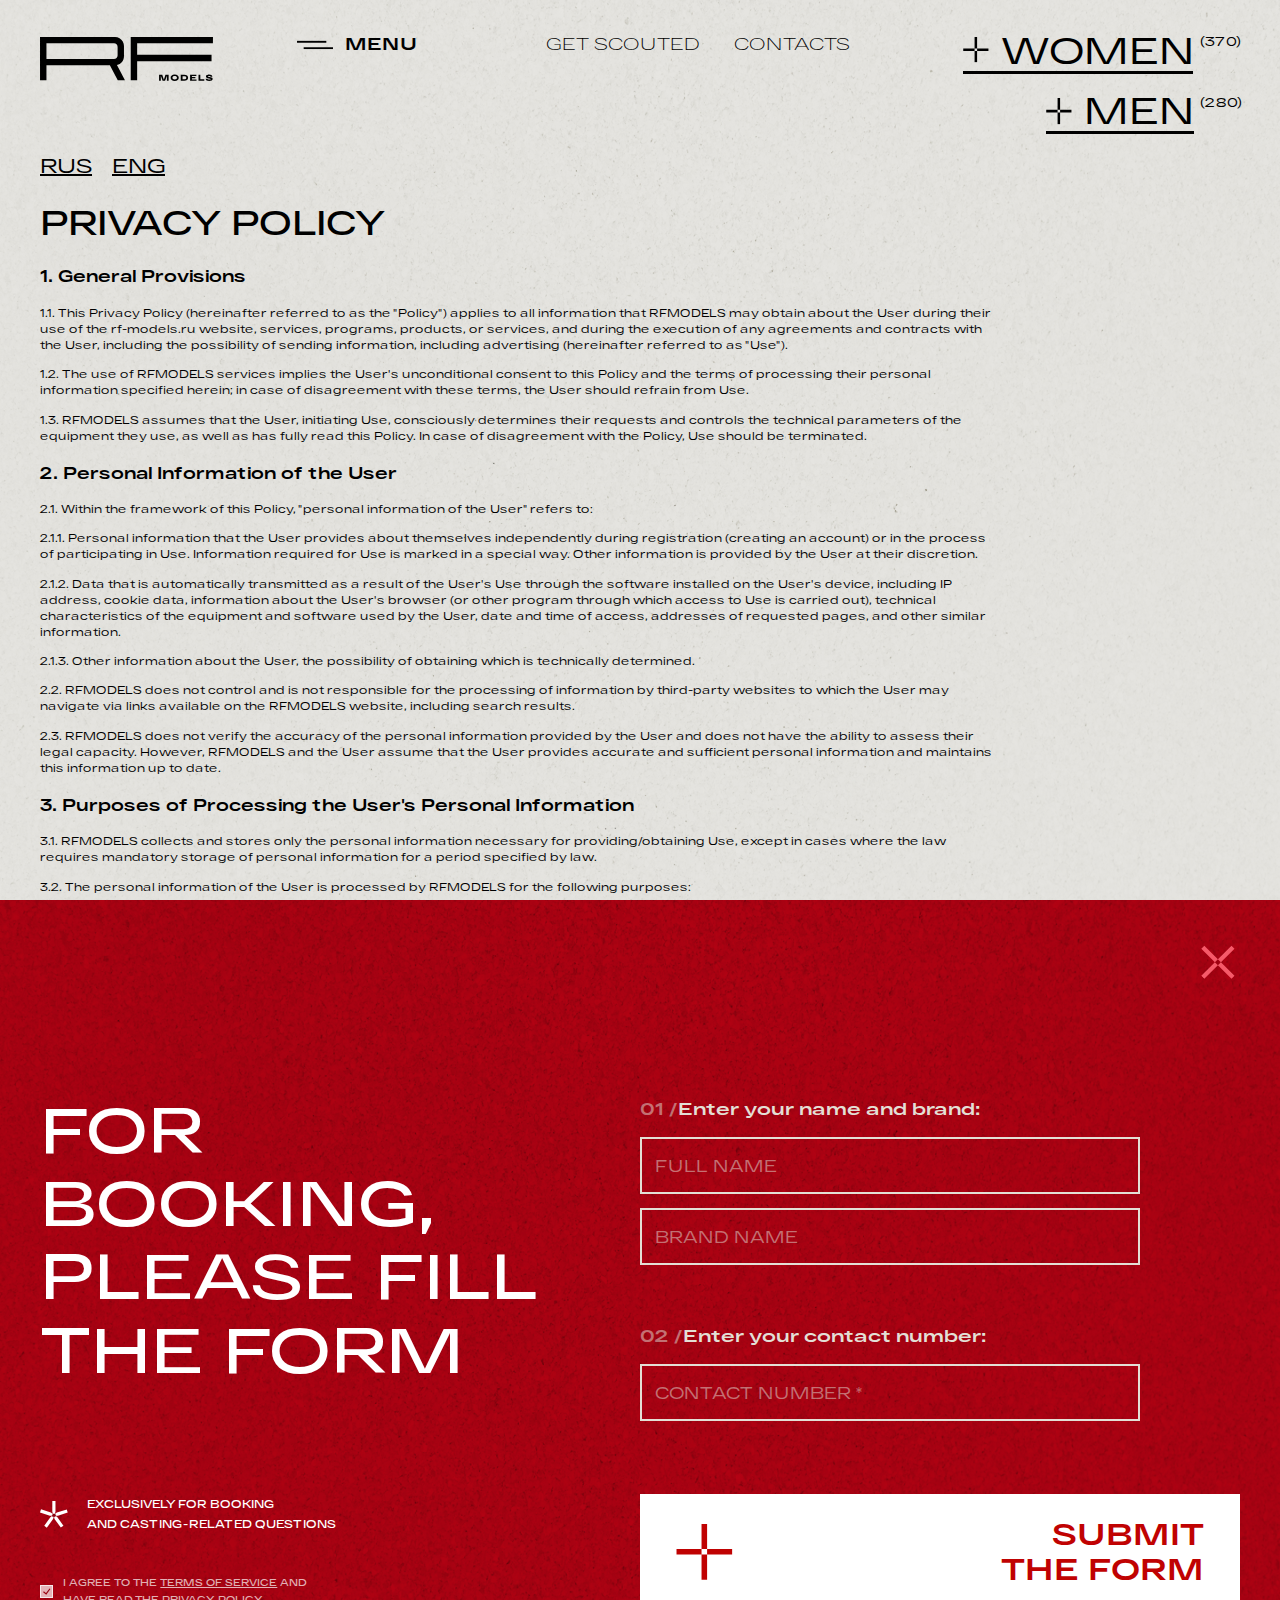
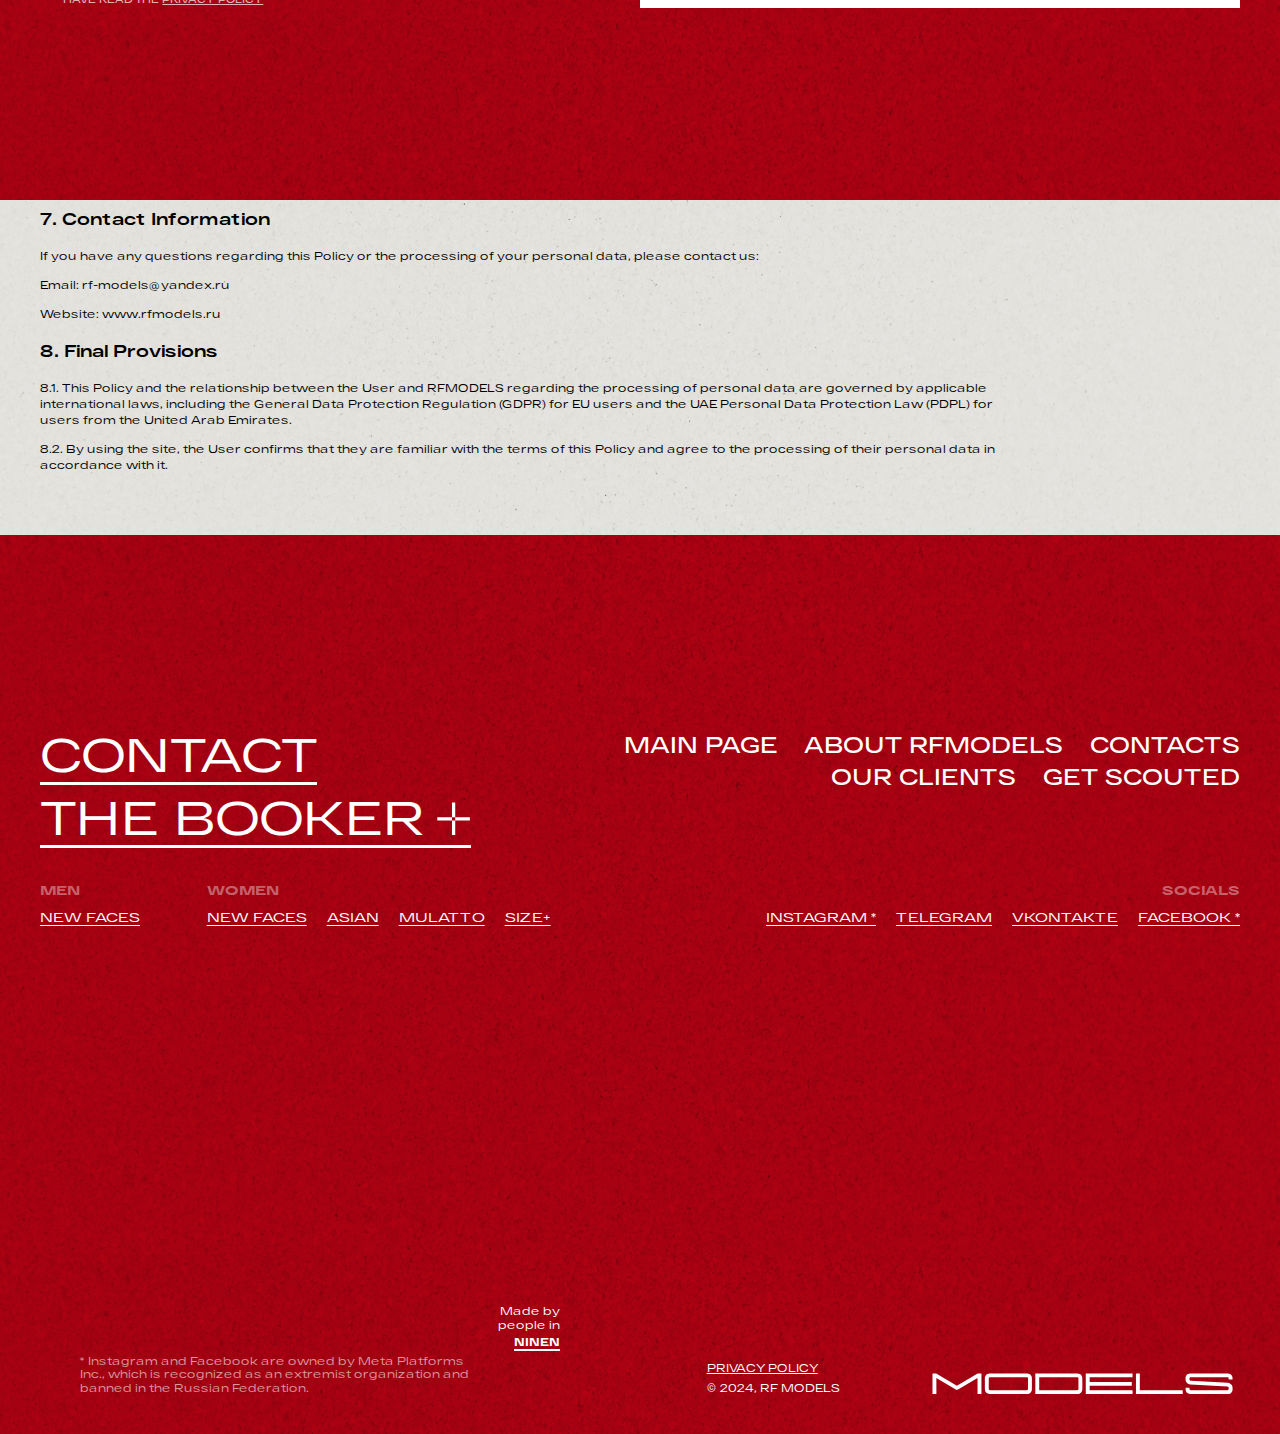
<file: policy.html>
<!doctype html>
<head>
	<meta charset="utf-8">
	<meta name="robots" content="">
	<meta name="description" content="Model bookings for commercial shoots, creative projects, castings, and runway shows">
	<meta name="keywords" content="">
	<meta http-equiv="X-UA-Compatible" content="IE=edge, chrome=1" />
	<meta name="viewport" content="width=device-width, initial-scale=1.0, maximum-scale=1.0">
	
	<meta name="format-detection" content="telephone=no"/>
	<meta name="format-detection" content="address=no"/>
	
	<title>Privacy Policy</title>

  	<meta property="og:title" content="Privacy Policy" />
	<meta property="og:description" content="Model bookings for commercial shoots, creative projects, castings, and runway shows">
	<meta property="og:image" content="" />
	<meta property="og:url" content="" />  

	<!-- Обязательный (и достаточный) тег для браузеров -->
	<link type="image/x-icon" rel="shortcut icon" href="favicon.ico">

	<!-- Дополнительные иконки для десктопных браузеров -->
	<link type="image/png" sizes="16x16" rel="icon" href="images/favicon/favicon-16x16.png">
	<link type="image/png" sizes="32x32" rel="icon" href="images/favicon/favicon-32x32.png">
	<link type="image/png" sizes="96x96" rel="icon" href="images/favicon/favicon-96x96.png">
	<link type="image/png" sizes="120x120" rel="icon" href="images/favicon/favicon-120x120.png">

	<!-- Иконки для Android -->
	<link type="image/png" sizes="72x72" rel="icon" href="images/favicon/android-icon-72x72.png">
	<link type="image/png" sizes="96x96" rel="icon" href="images/favicon/android-icon-96x96.png">
	<link type="image/png" sizes="144x144" rel="icon" href="images/favicon/android-icon-144x144.png">
	<link type="image/png" sizes="192x192" rel="icon" href="images/favicon/android-icon-192x192.png">
	<link type="image/png" sizes="512x512" rel="icon" href="images/favicon/android-icon-512x512.png">

	<!-- Иконки для iOS (Apple) -->
	<link sizes="57x57" rel="apple-touch-icon" href="images/favicon/apple-touch-icon-57x57.png">
	<link sizes="60x60" rel="apple-touch-icon" href="images/favicon/apple-touch-icon-60x60.png">
	<link sizes="72x72" rel="apple-touch-icon" href="images/favicon/apple-touch-icon-72x72.png">
	<link sizes="76x76" rel="apple-touch-icon" href="images/favicon/apple-touch-icon-76x76.png">
	<link sizes="114x114" rel="apple-touch-icon" href="images/favicon/apple-touch-icon-114x114.png">
	<link sizes="120x120" rel="apple-touch-icon" href="images/favicon/apple-touch-icon-120x120.png">
	<link sizes="144x144" rel="apple-touch-icon" href="images/favicon/apple-touch-icon-144x144.png">
	<link sizes="152x152" rel="apple-touch-icon" href="images/favicon/apple-touch-icon-152x152.png">
	<link sizes="180x180" rel="apple-touch-icon" href="images/favicon/apple-touch-icon-180x180.png">


	<link href="styles/libs.min.css?_v=20250425154742" rel="stylesheet">
	<link href="styles/styles.min.css?_v=20250425154742" rel="stylesheet">

	<!-- <script src="https://code.jquery.com/jquery-3.4.1.min.js?_v=20250425154742" integrity="sha256-CSXorXvZcTkaix6Yvo6HppcZGetbYMGWSFlBw8HfCJo=" crossorigin="anonymous"></script> -->
    <script type="text/javascript" src="js/libs.js?_v=20250425154742"></script>
    <script type="text/javascript" src="js/scripts.js?_v=20250425154742"></script>


</head>

<body>

<div class="wrapper"><div class="wrapper__scroll">

    <header class="header ">
	<div class="container">	
		<div class="header__inner">
			
			
				<a href="./" class="header__logo"><img src="images/logo.svg" alt=""></a>
				<button class="header__burger js-open-nav">
					<svg class="icon"><use xlink:href="images/icons/sprite.svg#burger"></use></svg><span>MENU</span>
				</button>
			

			<div class="header__nav hide-mobile-lg">
				<ul>
					<li class=""><a href="scouting.html"><span data-t="GET SCOUTED">GET SCOUTED</span></a></li>
					<li class=""><a href="contacts.html"><span data-t="CONTACTS">CONTACTS</span></a></li>
				</ul>
			</div>

			<div class="header__cat">
				<div class="header__cat-item">
					<a href="./#catalog?category=women" class="header__cat-item__link js-category-go" data-category="women">WOMEN<span data-t="WOMEN"></span></a>
					<div class="header__cat-item__count">(370)</div>
				</div>
				<div class="header__cat-item">
					<a href="./#catalog?category=men" class="header__cat-item__link js-category-go" data-category="men">MEN<span data-t="MEN"></span></a>
					<div class="header__cat-item__count">(280)</div>					
				</div>
			</div>
		</div>
	</div>
</header>

<div class="header_fix">
	<div class="container">	
		<div class="header__inner">
			
			<a href="./" class="header__logo"><img src="images/logo.svg" alt=""></a>
			
			
			<button class="header__burger js-open-nav">
				<svg class="icon"><use xlink:href="images/icons/sprite.svg#burger"></use></svg><span>MENU</span>
			</button>

			<div class="header__nav hide-mobile-lg">
				<ul>
					<li class=""><a href="scouting.html"><span data-t="GET SCOUTED">GET SCOUTED</span></a></li>
					<li class=""><a href="contacts.html"><span data-t="CONTACTS">CONTACTS</span></a></li>
				</ul>
			</div>

			<div class="header__cat">
				<div class="header__cat-item">
					<a href="./#catalog?category=women" class="header__cat-item__link js-category-go" data-category="women">WOMEN<span data-t="WOMEN"></span></a>
					<div class="header__cat-item__count">(370)</div>
				</div>
				<div class="header__cat-item">
					<a href="./#catalog?category=men" class="header__cat-item__link js-category-go" data-category="men">MEN<span data-t="MEN"></span></a>
					<div class="header__cat-item__count">(280)</div>					
				</div>
			</div>
		</div>
	</div>
</div>

	

<div class="navfix opened js-navfix">
	<a href="#" class="navfix__close js-close-nav"><svg class="icon icon--fill"><use xlink:href="images/icons/sprite.svg#plus"></use></svg></a>
	<div class="container">
		<div class="navfix__cols">
			<div class="navfix__left">
				<div class="navfix__navitem">
					<div class="navfix__navitem-label">MEN</div>
					<div class="navfix__navitem-list">
						<a href="" class="navfix__navitem-link" data-t="new faces">new faces</a>
					</div>
				</div>
				<div class="navfix__navitem">
					<div class="navfix__navitem-label">women</div>
					<div class="navfix__navitem-list">
						<a href="" class="navfix__navitem-link" data-t="new faces">new faces</a>
						<a href="" class="navfix__navitem-link" data-t="asian">asian</a>
						<a href="" class="navfix__navitem-link" data-t="mulatto">mulatto</a>
						<a href="" class="navfix__navitem-link" data-t="size+">size+</a>
					</div>
				</div>

				<div class="navfix__buttons">
					<button class="btn btn--white btn--mdx btn--wall" data-open-popup="contact-booker">
						<svg class="icon icon--fill"><use xlink:href="images/icons/sprite.svg#plus"></use></svg>
						<span>contact <br> the booker</span>
					</button>
				</div>
			</div><!--navfix__left-->

			<div class="navfix__right">				
				<div class="navfix__menu">
					<ul>
						<li><a href="./" data-t="MAIN PAGE">MAIN PAGE</a></li>
						<li><a href="about.html" data-t="about RFMODELS">about RFMODELS</a></li>
						<li><a href="contacts.html" data-t="contacts">contacts</a></li>
						<li><a href="clients.html" data-t="our clients">our clients</a></li>
						<li><a href="scouting.html" data-t="get scouted">get scouted</a></li>
					</ul>
				</div>
				
				<div class="navfix__navitem navfix__social">
					<div class="navfix__navitem-label">SOCIALS</div>
					<div class="navfix__navitem-list">
						<a href="https://www.instagram.com/rfmodels_mm/" target="_blank" class="navfix__navitem-link" data-t="Instagram *">Instagram *</a>
						<a href="https://t.me/rfmodels" target="_blank" class="navfix__navitem-link" data-t="Telegram">Telegram</a>
						<a href="https://vk.com/rfmodels_mm" target="_blank" class="navfix__navitem-link" data-t="VKontakte">VKontakte</a>
						<a href="https://www.facebook.com/rfmodelsmm" target="_blank" class="navfix__navitem-link" data-t="Facebook *">Facebook *</a>
					</div>
				</div>
			</div><!--navfix__right-->
		</div>
	</div>
</div>
    
    <main class="content__wrapper">
        <section class="pd__header section__mgb--md">
            <div class="container">
                <div class="policy__lang">
                    <a href="policy-ru.html" class="">RUS</a>
                    <a href="policy.html" class="">ENG</a>
                </div>
                <div class="content__text">
                        <h1>Privacy Policy</h1>
                       
                        <h3>1. General Provisions</h3>

                        <p>1.1. This Privacy Policy (hereinafter referred to as the "Policy") applies to all information that RFMODELS may obtain about the User during their use of the rf-models.ru website, services, programs, products, or services, and during the execution of any agreements and contracts with the User, including the possibility of sending information, including advertising (hereinafter referred to as "Use").​</p>

                        <p>1.2. The use of RFMODELS services implies the User's unconditional consent to this Policy and the terms of processing their personal information specified herein; in case of disagreement with these terms, the User should refrain from Use.​</p>

                        <p>1.3. RFMODELS assumes that the User, initiating Use, consciously determines their requests and controls the technical parameters of the equipment they use, as well as has fully read this Policy. In case of disagreement with the Policy, Use should be terminated.​</p>

                        <h3>2. Personal Information of the User</h3>

                        <p>2.1. Within the framework of this Policy, "personal information of the User" refers to:​</p>

                        <p>2.1.1. Personal information that the User provides about themselves independently during registration (creating an account) or in the process of participating in Use. Information required for Use is marked in a special way. Other information is provided by the User at their discretion.​</p>

                        <p>2.1.2. Data that is automatically transmitted as a result of the User's Use through the software installed on the User's device, including IP address, cookie data, information about the User's browser (or other program through which access to Use is carried out), technical characteristics of the equipment and software used by the User, date and time of access, addresses of requested pages, and other similar information.</p>

                        <p>2.1.3. Other information about the User, the possibility of obtaining which is technically determined.​</p>

                        <p>2.2. RFMODELS does not control and is not responsible for the processing of information by third-party websites to which the User may navigate via links available on the RFMODELS website, including search results.​</p>

                        <p>2.3. RFMODELS does not verify the accuracy of the personal information provided by the User and does not have the ability to assess their legal capacity. However, RFMODELS and the User assume that the User provides accurate and sufficient personal information and maintains this information up to date.​</p>

                        <h3>3. Purposes of Processing the User's Personal Information</h3>

                        <p>3.1. RFMODELS collects and stores only the personal information necessary for providing/obtaining Use, except in cases where the law requires mandatory storage of personal information for a period specified by law.</p>

                        <p>3.2. The personal information of the User is processed by RFMODELS for the following purposes:</p>

                        <p>3.2.1. Identification of the party within the framework of Use, agreements, and contracts with RFMODELS;</p>

                        <p>3.2.2. Providing the User with the opportunity for personalized Use and execution of agreements and contracts;</p>

                        <p>3.2.3. Communication with the User, including sending notifications, requests, and information regarding Use, execution of agreements and contracts, as well as processing requests and applications from the User, including possible informational and advertising mailings;</p>

                        <p>3.2.4. Improving the quality of Use, convenience, developing new features and options for Use;</p>

                        <p>3.2.5. Targeting advertising materials;</p>

                        <p>3.2.6. Conducting statistical and other research based on anonymized data.</p>

                        <p>3.3. RFMODELS has the right to process information about Internet users obtained as a result of information exchange with third parties via OpenID and OAuth protocols, provided that the latter have obtained prior consent from Internet users for the specified processing.</p>

                        <h3>4. Conditions for Processing the User's Personal Information and Its Transfer to Third Parties</h3>

                        <p>4.1. The confidentiality of the User's personal information is maintained, except in cases of voluntary provision by the User of information about themselves for general access to an unlimited number of persons. When using certain options of Use, the User agrees that a certain part of their personal information becomes publicly available.</p>

                        <p>4.2. RFMODELS has the right to transfer the User's personal information to third parties in the following cases:</p>

                        <p>4.2.1. The User has expressed their consent to such actions;</p>

                        <p>4.2.2. The transfer is necessary for the User to use a certain option of Use or to fulfill a specific agreement or contract with the User;</p>

                        <p>4.2.3. The transfer is provided for by applicable law within the framework of the procedure established by law;</p>

                        <p>4.2.4. Such transfer occurs as part of the sale or other transfer of business (in whole or in part), and the acquirer assumes all obligations to comply with the terms of this Policy in relation to the personal information received by them;</p>

                        <p>4.2.5. To ensure the possibility of protecting the rights and legitimate interests of RFMODELS or third parties in cases where the User violates the terms of agreements and contracts with RFMODELS, this Policy, or documents containing the terms of Use.</p>

                        <p>4.3. When processing personal data of Users, RFMODELS is guided by the General Data Protection Regulation (GDPR) and the UAE Personal Data Protection Law (PDPL).</p>

                        <h3>5. Measures Taken to Protect Personal Information of Users</h3>

                        <p>5.1. RFMODELS takes necessary and sufficient organizational and technical measures to protect the User's personal information from unauthorized or accidental access, destruction, modification, blocking, copying, distribution, as well as from other unlawful actions of third parties.</p>

                        <h3>6. Changes to the Privacy Policy</h3>

                        <p>6.1. RFMODELS reserves the right to make changes to this Privacy Policy at any time without prior notice to the User.</p>

                        <p>6.2. The current version of the Policy is always available at: https://cases.9n.by/test/blr/RF/policy.html or another address if the site structure is changed.</p>

                        <p>6.3. The new version of the Policy comes into effect from the moment it is posted on the website unless otherwise provided by the new version of the Policy.</p>

                        <p>6.4. Continued use of the services by the User after changes to the Policy means acceptance of these changes.</p>

                        <h3>7. Contact Information</h3>

                        <p>If you have any questions regarding this Policy or the processing of your personal data, please contact us:</p>

                        <p>Email: rf-models@yandex.ru</p>

                        <p>Website: www.rfmodels.ru</p>

                        <h3>8. Final Provisions</h3>

                        <p>8.1. This Policy and the relationship between the User and RFMODELS regarding the processing of personal data are governed by applicable international laws, including the General Data Protection Regulation (GDPR) for EU users and the UAE Personal Data Protection Law (PDPL) for users from the United Arab Emirates.</p>

                        <p>8.2. By using the site, the User confirms that they are familiar with the terms of this Policy and agree to the processing of their personal data in accordance with it.</p>

                </div>
            </div>
        </section><!--promo-->


        
	</main><!--content__wrapper-->

    <footer class="footer">
    <div class="container">
        <div class="footer__head">  
            <div class="footer__linkbtn">          
                <a href="#" class=" linkbtn linkbtn--white" data-open-popup="contact-booker"><span>contact</span> <br> <span>the booker <svg class="icon icon--fill"><use xlink:href="images/icons/sprite.svg#plus"></use></svg></span></a>
            </div> 
            
            <div class="footer__menu">
                <ul>
                    <li><a href="./" data-t="MAIN PAGE">MAIN PAGE</a></li>
                    <li><a href="about.html" data-t="about RFMODELS">about RFMODELS</a></li>
                    <li><a href="contacts.html" data-t="contacts">contacts</a></li>
                    <li><a href="clients.html" data-t="our clients">our clients</a></li>
                    <li><a href="scouting.html" data-t="get scouted">get scouted</a></li>
                </ul>
            </div>
        </div>

        <div class="footer__nav">
            <div class="footer__navitem">
                <div class="footer__navitem-label">MEN</div>
                <div class="footer__navitem-list">
                    <a href="" class="footer__navitem-link" data-t="new faces">new faces</a>
                </div>
            </div>
            <div class="footer__navitem">
                <div class="footer__navitem-label">women</div>
                <div class="footer__navitem-list">
                    <a href="" class="footer__navitem-link" data-t="new faces">new faces</a>
                    <a href="" class="footer__navitem-link" data-t="asian">asian</a>
                    <a href="" class="footer__navitem-link" data-t="mulatto">mulatto</a>
                    <a href="" class="footer__navitem-link" data-t="size+">size+</a>
                </div>
            </div>
            <div class="footer__navitem footer__social text--right">
                <div class="footer__navitem-label">SOCIALS</div>
                <div class="footer__navitem-list">
                    <a href="https://www.instagram.com/rfmodels_mm/" target="_blank" class="footer__navitem-link" data-t="Instagram *">Instagram *</a>
                    <a href="https://t.me/rfmodels" target="_blank" class="footer__navitem-link" data-t="Telegram">Telegram</a>
                    <a href="https://vk.com/rfmodels_mm" target="_blank" class="footer__navitem-link" data-t="VKontakte">VKontakte</a>
                    <a href="https://www.facebook.com/rfmodelsmm" target="_blank" class="footer__navitem-link" data-t="Facebook *">Facebook *</a>
                </div>
            </div>
        </div>

        <div class="footer__bottom">
            <div class="footer__name">
                <!-- <svg class="footer-svg-rf" viewBox="0 0 1797 467" fill="none" xmlns="http://www.w3.org/2000/svg">
                        <path class="footer-svg-rf-r" fill-rule="evenodd" clip-rule="evenodd" d="M0 1H137.358H137.359H692.358H790.185C805.28 1 819.214 4.87061 831.987 12.6118C844.76 20.353 854.824 30.8037 862.178 43.9637C869.532 56.7368 873.209 70.4774 873.209 85.1857V195.498C873.209 218.722 865.855 238.075 851.147 253.557C836.438 269.04 817.279 277.555 793.668 279.103L884.24 466.054H851.147L760.574 279.684L692.358 279.5H137.359H137.358L30.1908 279.5V465.473H0V1ZM137.358 250.5L137.359 250.5L692.358 250.5H692.858L782.637 250.654C800.442 250.654 814.956 244.848 826.181 233.237C837.793 221.625 843.599 206.529 843.599 187.95V93.314C843.599 74.348 837.793 59.2527 826.181 48.0279C814.956 36.8031 800.635 31.1907 783.217 31.1907L692.358 31H137.359H137.358H30.1908V250.5L137.358 250.5Z" fill="white"/>
                        <path class="footer-svg-rf-f" fill-rule="evenodd" clip-rule="evenodd" d="M941 0H1078H1606H1606.5H1796.21V30H1606.5H1606H1078H970.61V206L1078 206L1606 206H1782.86V236H1606L1078 236L970.61 236V463.893H941V0Z" fill="white"/>
                </svg> -->
                
                <svg class="svg-rf" viewBox="0 0 1795 468" fill="none" xmlns="http://www.w3.org/2000/svg">
                    <mask id="mask0_1" style="mask-type:alpha" maskUnits="userSpaceOnUse" x="0" y="0" width="885" height="465">
                    <rect width="885" height="465" fill="#D9D9D9"/>
                    </mask>
                    <g mask="url(#mask0_1)" class="svg-rf-r">
                        <path fill-rule="evenodd" clip-rule="evenodd" d="M136.359 0H-1V464.473H29.1908V278.5L136.359 278.5V249.5L29.1908 249.5V30H136.359V0Z" fill="white"/>
                        <path class="svg-rf-r-right svg-rf-r-elem" fill-rule="evenodd" clip-rule="evenodd" d="M691.358 278.5L759.574 278.684L850.147 465.054H883.24L792.668 278.103C816.279 276.555 835.438 268.04 850.147 252.557C864.855 237.075 872.209 217.722 872.209 194.498V84.1857C872.209 69.4774 868.532 55.7368 861.178 42.9637C853.824 29.8037 843.76 19.353 830.987 11.6118C818.214 3.87061 804.28 0 789.185 0H691.358V30L782.217 30.1907C799.635 30.1907 813.956 35.8031 825.181 47.0279C836.793 58.2527 842.599 73.348 842.599 92.314V186.95C842.599 205.529 836.793 220.625 825.181 232.237C813.956 243.848 799.442 249.654 781.637 249.654L691.358 249.5V278.5Z" fill="white"/>
                        <path class="svg-rf-r-line-1 svg-rf-r-elem" d="M135 15H693" stroke="white" stroke-width="30"/>
                        <path class="svg-rf-r-line-2 svg-rf-r-elem" d="M135 264H693" stroke="white" stroke-width="29"/>
                    </g>
                    <mask id="mask0_2" style="mask-type:alpha" maskUnits="userSpaceOnUse" x="940" y="1" width="855" height="467">
                        <rect x="940" y="1" width="855" height="467" fill="#D9D9D9"/>
                    </mask>
                    <g mask="url(#mask0_2)" class="svg-rf-f">
                        <path fill-rule="evenodd" clip-rule="evenodd" d="M1077 2H940V465.893H969.61V238L1077 238V208L969.61 208V32H1077V2Z" fill="white"/>
                        <path class="svg-rf-f-right svg-rf-f-elem" fill-rule="evenodd" clip-rule="evenodd" d="M1605 238H1781.86V208H1605V238ZM1605 32H1795.21V2H1605V32Z" fill="white"/>
                        <path class="svg-rf-f-line-1 svg-rf-f-elem" d="M1076 17H1606" stroke="white" stroke-width="30"/>
                        <path class="svg-rf-f-line-2 svg-rf-f-elem" d="M1076 223H1609" stroke="white" stroke-width="30"/>
                    </g>
                </svg>    
            </div>
            <div class="footer__cols">
                <div class="footer__left">
                    <div class="footer__fait">Made by <br> people in <br><a href="https://9n.by/" class="footer__fait-name" target="_blank">NINEN</a></div>
                    <div class="footer__text">* Instagram and Facebook are owned by Meta Platforms Inc.,
                        which is recognized as an extremist organization and banned
                        in the Russian Federation.</div>
                </div>
                <div class="footer__right">
                    <div class="footer__cp">
                        <a href="policy.html" class="footer__policy">privacy policy</a>
                        <div class="footer__copy">© 2024, RF Models</div>
                    </div>
                    <div class="footer__tm"><img src="images/t-models.svg" alt=""></div>
                </div>
            </div>
        </div>
    </div>
</footer>
</div></div>

<div class="popup " data-popup="contact-booker">
	<div class="popup__content">
		<a href="#" class="popup__close popup-close"><svg class="icon icon--fill"><use xlink:href="images/icons/sprite.svg#plus"></use></svg></a>
		<div class="container">
			
			<form action="" method="post">
				<input type="hidden" name="type_form" value="">
				<div class="ordform__cols">
					<div class="ordform__head">
						<div class="ordform__title">CONTACT <span class="nowrap">rf models</span> BOOKER</div>
					</div>
					<div class="ordform__fvars">
						<div class="ordform__frow">
							<div class="ordform__flabel"><span>01 /</span>Enter your name and brand:</div>
							<div class="form__row ordform__rinput">
								<input type="text" name="name" class="input input--beige js-input-letter" placeholder="FULL NAME">
							</div>	
							<div class="form__row ordform__rinput">
								<input type="text" name="brand" class="input input--beige " placeholder="brand NAME">
							</div>
						</div>
						<div class="ordform__frow">
							<div class="ordform__flabel"><span>02 /</span>Enter your contact number:</div>
							<div class="form__row ordform__rinput">
								<input type="tel" name="phone" class="input input--beige js-phone-mask" placeholder="contact number *">
							</div>	
						</div>
					</div>
				</div>

				<div class="ordform__bottom form__inpbtn columns--tablet">
					<div class="ordform__zvpp">							
						<div class="ordform__zv mg0"><img src="images/icons/zv-white.svg" alt=""><span>exclusively for booking <br> and casting-related questions</span></div>
						<label class="form__policy policy--white">
							<input type="checkbox" name="policy" checked>
							<span class="form__policy-sq"></span>
							<span class="form__policy-t">I agree to the  <a href="terms-of-use.html">Terms of Service</a> and have read the <a href="">Privacy Policy</a></span>
						</label>
					</div>

					<div class="ordform__buttons">
						<button class="btn btn--white btn--wall">
							<svg class="icon icon--fill"><use xlink:href="images/icons/sprite.svg#plus"></use></svg>
							<span>submit <br> the form</span>
						</button>
					</div>
				</div>
			</form>
		</div>	
	</div>
</div>

<div class="popup " data-popup="book-model">
	<div class="popup__content">
		<a href="#" class="popup__close popup-close"><svg class="icon icon--fill"><use xlink:href="images/icons/sprite.svg#plus"></use></svg></a>
		<div class="container">
			
			<form action="" method="post">
				<input type="hidden" name="type_form" value="">
				<div class="ordform__cols">
					<div class="ordform__head">
						<div class="ordform__title">FOR  	BOOKING,  	PLEASE FILL  	<span class="nowrap">THE FORM</span></div>
					</div>
					<div class="ordform__fvars">
						<div class="ordform__frow">
							<div class="ordform__flabel"><span>01 /</span>Enter your name and brand:</div>
							<div class="form__row ordform__rinput">
								<input type="text" name="name" class="input input--beige js-input-letter" placeholder="FULL NAME">
							</div>	
							<div class="form__row ordform__rinput">
								<input type="text" name="brand" class="input input--beige " placeholder="brand NAME">
							</div>
						</div>
						<div class="ordform__frow">
							<div class="ordform__flabel"><span>02 /</span>Enter your contact number:</div>
							<div class="form__row ordform__rinput">
								<input type="tel" name="phone" class="input input--beige js-phone-mask" placeholder="contact number *">
							</div>	
						</div>
					</div>
				</div>

				<div class="ordform__bottom form__inpbtn columns--tablet">
					<div class="ordform__zvpp">							
						<div class="ordform__zv mg0"><img src="images/icons/zv-white.svg" alt=""><span>exclusively for booking <br> and casting-related questions</span></div>
						<label class="form__policy policy--white">
							<input type="checkbox" name="policy" checked>
							<span class="form__policy-sq"></span>
							<span class="form__policy-t">I agree to the  <a href="terms-of-use.html">Terms of Service</a> and have read the <a href="">Privacy Policy</a></span>
						</label>
					</div>

					<div class="ordform__buttons">
						<button class="btn btn--white btn--wall">
							<svg class="icon icon--fill"><use xlink:href="images/icons/sprite.svg#plus"></use></svg>
							<span>submit <br> the form</span>
						</button>
						<div class="ordform__error js-form-error">Specify the required information</div>
					</div>
				</div>
			</form>
		</div>	
	</div>
</div>

    
</body>
</html>
</file>
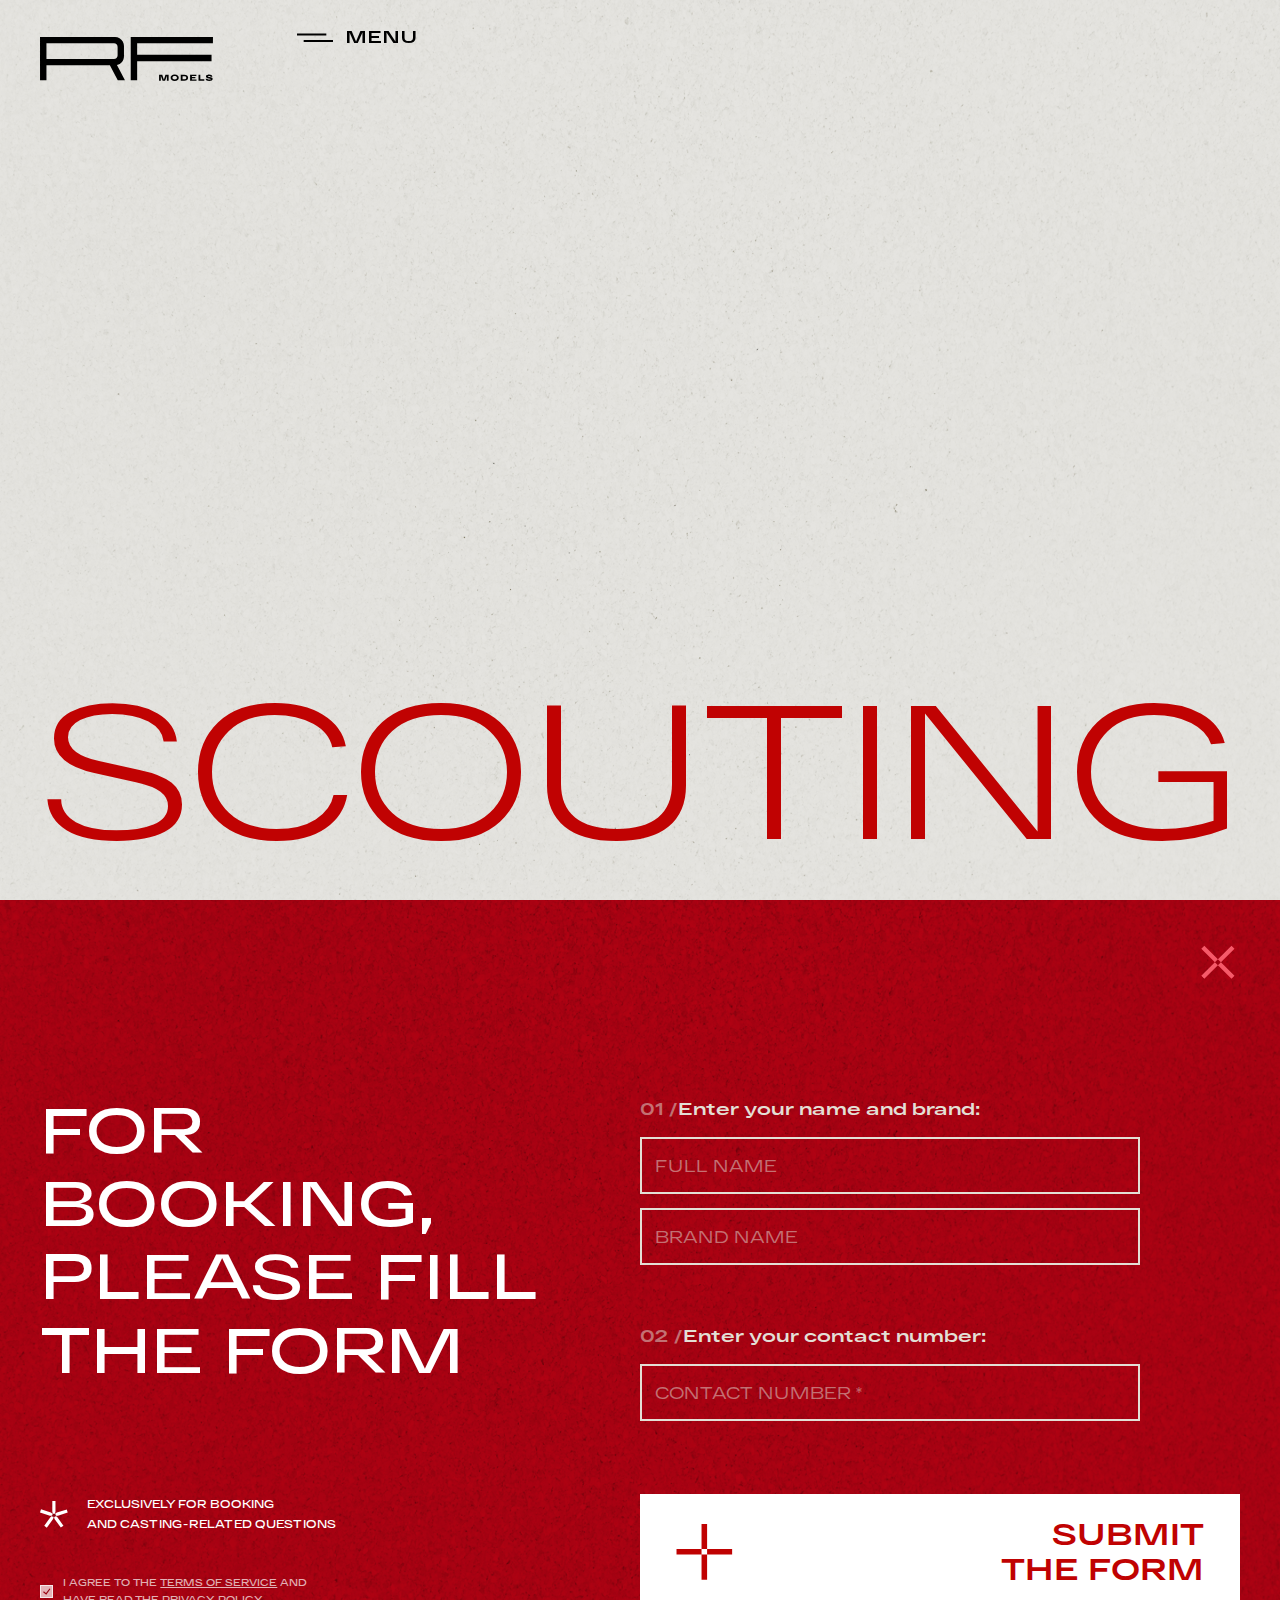
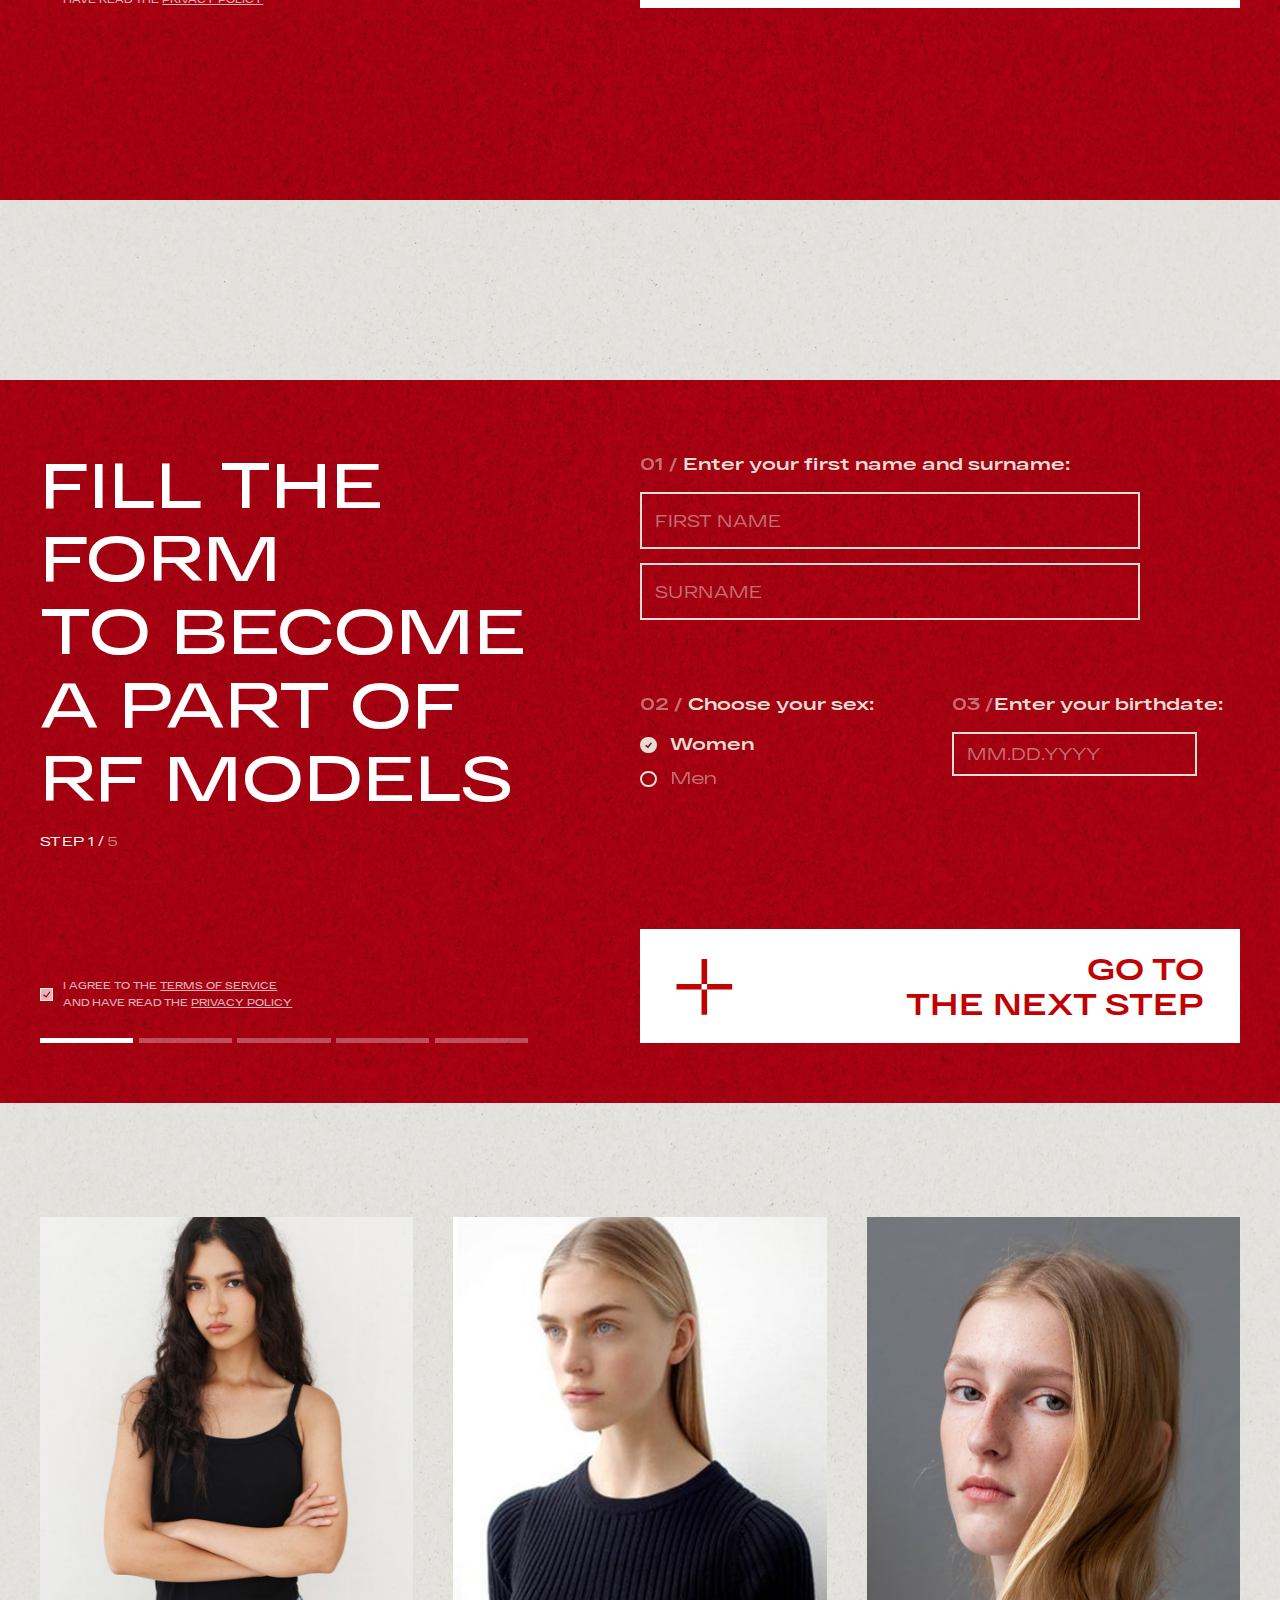
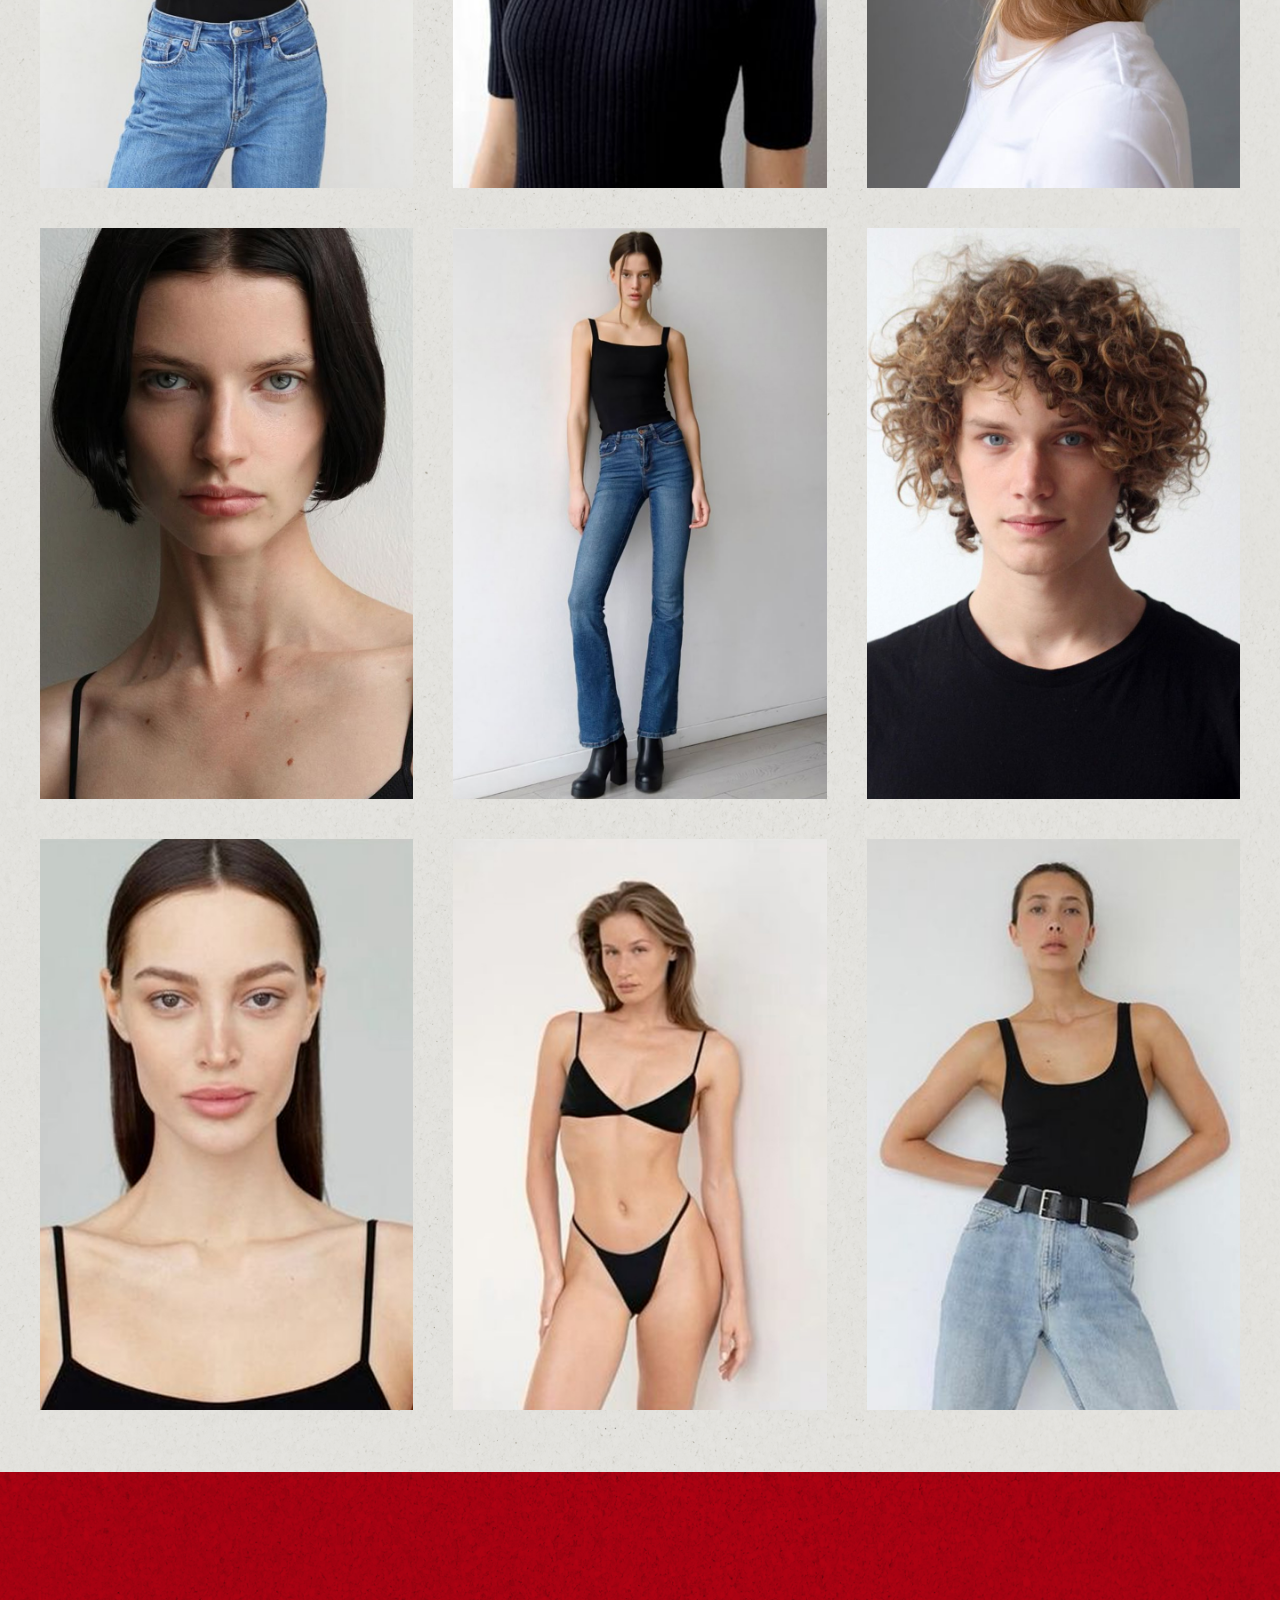
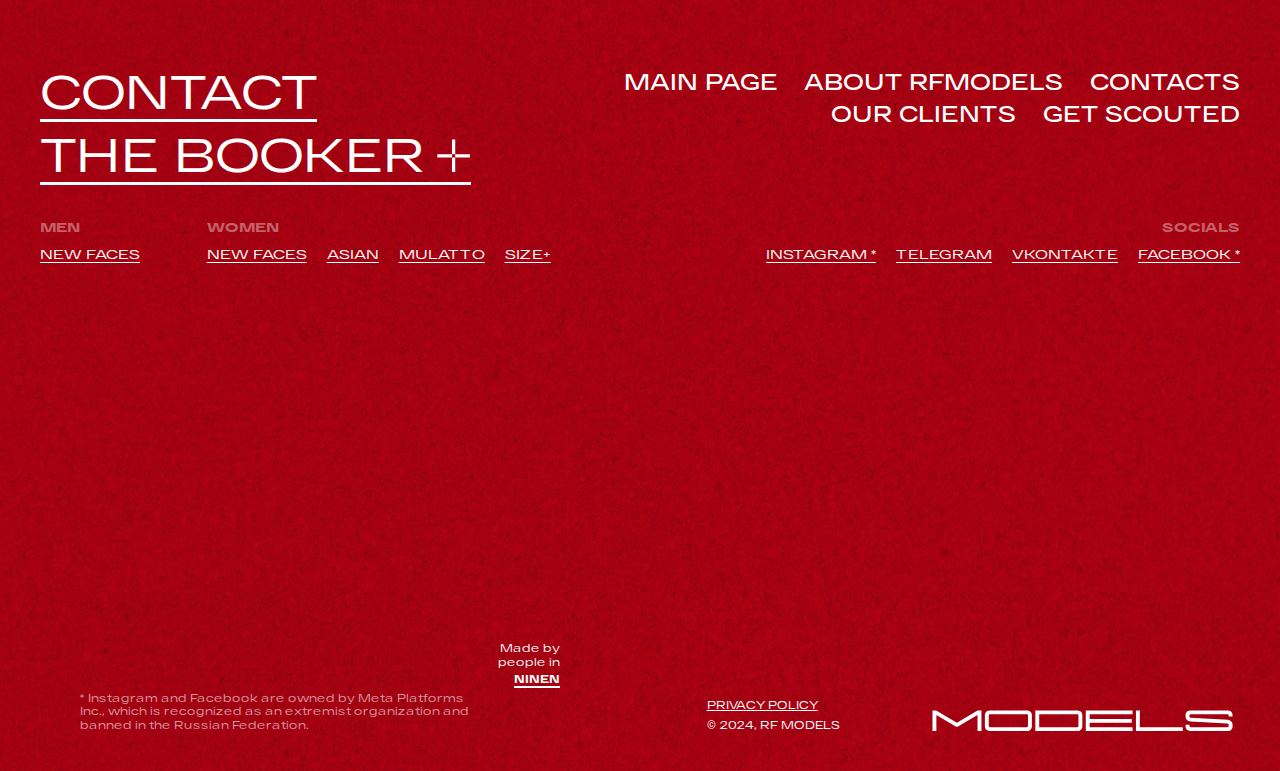
<file: scouting.html>
<!doctype html>
<head>
	<meta charset="utf-8">
	<meta name="robots" content="">
	<meta name="description" content="Model bookings for commercial shoots, creative projects, castings, and runway shows">
	<meta name="keywords" content="">
	<meta http-equiv="X-UA-Compatible" content="IE=edge, chrome=1" />
	<meta name="viewport" content="width=device-width, initial-scale=1.0, maximum-scale=1.0">
	
	<meta name="format-detection" content="telephone=no"/>
	<meta name="format-detection" content="address=no"/>
	
	<title>RF Models agency - Scouting</title>

  	<meta property="og:title" content="RF Models agency - Scouting" />
	<meta property="og:description" content="Model bookings for commercial shoots, creative projects, castings, and runway shows">
	<meta property="og:image" content="" />
	<meta property="og:url" content="" />  

	<!-- Обязательный (и достаточный) тег для браузеров -->
	<link type="image/x-icon" rel="shortcut icon" href="favicon.ico">

	<!-- Дополнительные иконки для десктопных браузеров -->
	<link type="image/png" sizes="16x16" rel="icon" href="images/favicon/favicon-16x16.png">
	<link type="image/png" sizes="32x32" rel="icon" href="images/favicon/favicon-32x32.png">
	<link type="image/png" sizes="96x96" rel="icon" href="images/favicon/favicon-96x96.png">
	<link type="image/png" sizes="120x120" rel="icon" href="images/favicon/favicon-120x120.png">

	<!-- Иконки для Android -->
	<link type="image/png" sizes="72x72" rel="icon" href="images/favicon/android-icon-72x72.png">
	<link type="image/png" sizes="96x96" rel="icon" href="images/favicon/android-icon-96x96.png">
	<link type="image/png" sizes="144x144" rel="icon" href="images/favicon/android-icon-144x144.png">
	<link type="image/png" sizes="192x192" rel="icon" href="images/favicon/android-icon-192x192.png">
	<link type="image/png" sizes="512x512" rel="icon" href="images/favicon/android-icon-512x512.png">

	<!-- Иконки для iOS (Apple) -->
	<link sizes="57x57" rel="apple-touch-icon" href="images/favicon/apple-touch-icon-57x57.png">
	<link sizes="60x60" rel="apple-touch-icon" href="images/favicon/apple-touch-icon-60x60.png">
	<link sizes="72x72" rel="apple-touch-icon" href="images/favicon/apple-touch-icon-72x72.png">
	<link sizes="76x76" rel="apple-touch-icon" href="images/favicon/apple-touch-icon-76x76.png">
	<link sizes="114x114" rel="apple-touch-icon" href="images/favicon/apple-touch-icon-114x114.png">
	<link sizes="120x120" rel="apple-touch-icon" href="images/favicon/apple-touch-icon-120x120.png">
	<link sizes="144x144" rel="apple-touch-icon" href="images/favicon/apple-touch-icon-144x144.png">
	<link sizes="152x152" rel="apple-touch-icon" href="images/favicon/apple-touch-icon-152x152.png">
	<link sizes="180x180" rel="apple-touch-icon" href="images/favicon/apple-touch-icon-180x180.png">


	<link href="styles/libs.min.css?_v=20250425154742" rel="stylesheet">
	<link href="styles/styles.min.css?_v=20250425154742" rel="stylesheet">

	<!-- <script src="https://code.jquery.com/jquery-3.4.1.min.js?_v=20250425154742" integrity="sha256-CSXorXvZcTkaix6Yvo6HppcZGetbYMGWSFlBw8HfCJo=" crossorigin="anonymous"></script> -->
    <script type="text/javascript" src="js/libs.js?_v=20250425154742"></script>
    <script type="text/javascript" src="js/scripts.js?_v=20250425154742"></script>


</head>

<body>

<div class="wrapper"><div class="wrapper__scroll">

    <header class="header ">
	<div class="container">	
		<div class="header__inner">
			
			
				<a href="./" class="header__logo"><img src="images/logo.svg" alt=""></a>
				<button class="header__burger js-open-nav">
					<svg class="icon"><use xlink:href="images/icons/sprite.svg#burger"></use></svg><span>MENU</span>
				</button>
			

			<div class="header__nav hide-mobile-lg">
				<ul>
					<li class="current"><a href="scouting.html"><span data-t="GET SCOUTED">GET SCOUTED</span></a></li>
					<li class=""><a href="contacts.html"><span data-t="CONTACTS">CONTACTS</span></a></li>
				</ul>
			</div>

			<div class="header__cat">
				<div class="header__cat-item">
					<a href="./#catalog?category=women" class="header__cat-item__link js-category-go" data-category="women">WOMEN<span data-t="WOMEN"></span></a>
					<div class="header__cat-item__count">(370)</div>
				</div>
				<div class="header__cat-item">
					<a href="./#catalog?category=men" class="header__cat-item__link js-category-go" data-category="men">MEN<span data-t="MEN"></span></a>
					<div class="header__cat-item__count">(280)</div>					
				</div>
			</div>
		</div>
	</div>
</header>

<div class="header_fix">
	<div class="container">	
		<div class="header__inner">
			
			<a href="./" class="header__logo"><img src="images/logo.svg" alt=""></a>
			
			
			<button class="header__burger js-open-nav">
				<svg class="icon"><use xlink:href="images/icons/sprite.svg#burger"></use></svg><span>MENU</span>
			</button>

			<div class="header__nav hide-mobile-lg">
				<ul>
					<li class="current"><a href="scouting.html"><span data-t="GET SCOUTED">GET SCOUTED</span></a></li>
					<li class=""><a href="contacts.html"><span data-t="CONTACTS">CONTACTS</span></a></li>
				</ul>
			</div>

			<div class="header__cat">
				<div class="header__cat-item">
					<a href="./#catalog?category=women" class="header__cat-item__link js-category-go" data-category="women">WOMEN<span data-t="WOMEN"></span></a>
					<div class="header__cat-item__count">(370)</div>
				</div>
				<div class="header__cat-item">
					<a href="./#catalog?category=men" class="header__cat-item__link js-category-go" data-category="men">MEN<span data-t="MEN"></span></a>
					<div class="header__cat-item__count">(280)</div>					
				</div>
			</div>
		</div>
	</div>
</div>

	

<div class="navfix opened js-navfix">
	<a href="#" class="navfix__close js-close-nav"><svg class="icon icon--fill"><use xlink:href="images/icons/sprite.svg#plus"></use></svg></a>
	<div class="container">
		<div class="navfix__cols">
			<div class="navfix__left">
				<div class="navfix__navitem">
					<div class="navfix__navitem-label">MEN</div>
					<div class="navfix__navitem-list">
						<a href="" class="navfix__navitem-link" data-t="new faces">new faces</a>
					</div>
				</div>
				<div class="navfix__navitem">
					<div class="navfix__navitem-label">women</div>
					<div class="navfix__navitem-list">
						<a href="" class="navfix__navitem-link" data-t="new faces">new faces</a>
						<a href="" class="navfix__navitem-link" data-t="asian">asian</a>
						<a href="" class="navfix__navitem-link" data-t="mulatto">mulatto</a>
						<a href="" class="navfix__navitem-link" data-t="size+">size+</a>
					</div>
				</div>

				<div class="navfix__buttons">
					<button class="btn btn--white btn--mdx btn--wall" data-open-popup="contact-booker">
						<svg class="icon icon--fill"><use xlink:href="images/icons/sprite.svg#plus"></use></svg>
						<span>contact <br> the booker</span>
					</button>
				</div>
			</div><!--navfix__left-->

			<div class="navfix__right">				
				<div class="navfix__menu">
					<ul>
						<li><a href="./" data-t="MAIN PAGE">MAIN PAGE</a></li>
						<li><a href="about.html" data-t="about RFMODELS">about RFMODELS</a></li>
						<li><a href="contacts.html" data-t="contacts">contacts</a></li>
						<li><a href="clients.html" data-t="our clients">our clients</a></li>
						<li><a href="scouting.html" data-t="get scouted">get scouted</a></li>
					</ul>
				</div>
				
				<div class="navfix__navitem navfix__social">
					<div class="navfix__navitem-label">SOCIALS</div>
					<div class="navfix__navitem-list">
						<a href="https://www.instagram.com/rfmodels_mm/" target="_blank" class="navfix__navitem-link" data-t="Instagram *">Instagram *</a>
						<a href="https://t.me/rfmodels" target="_blank" class="navfix__navitem-link" data-t="Telegram">Telegram</a>
						<a href="https://vk.com/rfmodels_mm" target="_blank" class="navfix__navitem-link" data-t="VKontakte">VKontakte</a>
						<a href="https://www.facebook.com/rfmodelsmm" target="_blank" class="navfix__navitem-link" data-t="Facebook *">Facebook *</a>
					</div>
				</div>
			</div><!--navfix__right-->
		</div>
	</div>
</div>
    
    <main class="content__wrapper">
        <section class="promo">
            <div class="container promo__wrap pd__header">	
                <div class="breadcrumbs">
                    <ul class="breadcrumbs__list">
                        <li class="breadcrumbs__item"><a href="./" class="breadcrumbs__link">Main page</a></li>
                        <li class="breadcrumbs__item breadcrumbs__current">Scouting</li>
                    </ul>
                </div>

                
<div class="promo__cat">
    <div class="promo__cat-item">
        <a href="./#catalog?category=women" class="promo__cat-item__link js-category-go" data-category="women">WOMEN<span data-t="WOMEN"></span></a>
        <div class="promo__cat-item__count">(370)</div>
    </div>
    <div class="promo__cat-item">
        <a href="./#catalog?category=men" class="promo__cat-item__link js-category-go" data-category="men">MEN<span data-t="MEN"></span></a>
        <div class="promo__cat-item__count">(280)</div>					
    </div>
</div>

                <div class="promo__info">
                    <h1 class="promo__title">SCOUTING</h1>
                    <div class="promo__icols">
                        <div class="promo__ileft">
                            <div class="promo__ileft-label">IF YOU ARE A MODEL</div>
                            <div class="promo__ileft-val">scroll the page and submit the form <br>
                                <span class="nowrap">to become</span> a part of RF Models agency</div>
                        </div>
                        <div class="promo__iright">
                            <div class="promo__iright-val">147+ CLIENTS TOTALLY</div>
                            <div class="promo__iright-label">8 YEARS OF <br>  MODELING EXPERIENCE</div>
                        </div>
                    </div>
                </div>
            </div>
        </section><!--promo-->


        <section class="career section__mg--md" id="career">
            <div class="container">
                <div class="career__wrap">
                    <div class="career__inner">
                        <div class="career__photos">
                            <div class="career__photos-row">
                                <div class="career__photos-item"><img src="images/scouting/photo-1.jpg" alt=""></div>
                                <div class="career__photos-item"><img src="images/scouting/photo-2.jpg" alt=""></div>
                                <div class="career__photos-item"><img src="images/scouting/photo-3.jpg" alt=""></div>
                            </div>    
                            <div class="career__photos-row">
                                <div class="career__photos-item"><img src="images/scouting/photo-4.jpg" alt=""></div>
                                <div class="career__photos-item"><img src="images/scouting/photo-5.jpg" alt=""></div>
                                <div class="career__photos-item"><img src="images/scouting/photo-6.jpg" alt=""></div>
                            </div>    
                        </div>
                        <div class="career__photolg"><img src="images/scouting/photo-7.jpg" alt=""></div>
                        <div class="career__info">
                            <div class="career__props">
                                <div class="career__prop">MALE & FEMALE</div>
                                <div class="career__prop">GET SCOUTED</div>
                            </div>
                            <div class="career__title">START MODEL CAREER</div>
                            <div class="career__list">
                                <ul>
                                    <li>NEW FACES</li>
                                    <li>MULATTO</li>
                                    <li>ASIAN</li>
                                    <li>SIZE PLUS</li>    
                                </ul>
                            </div>
                        </div>
                    </div>
                </div>
            </div>
        </section>

        <section class="ordform section__mg" id="ordform">
            <div class="container">	
                <form action="" method="post" enctype="multipart/form-data" class="js-model-application-form">
                    <input type="hidden" name="type_form" value="">
                    <div class="ordform__cols">
                        <div class="ordform__head">
                            <div class="ordform__title js-title-word-up">fill the  form  to become a part of RF Models</div>
                            <div class="ordform__act">
                                <div class="ordform__steps js-kviz-steps">
                                    STEP  <span class="js-kviz-steps-current">1</span> / <span class="ordform__steps-all js-kviz-steps-all">1</span>
                                </div>    
                                <a href="#" class="ordform__prev js-kviz-prev">
                                    <svg class="icon icon--fill"><use xlink:href="images/icons/sprite.svg#arrow-prev"></use></svg>
                                    <span>previous step</span>
                                </a>
                            </div>
                        </div>
                        <div class="ordform__fvars">
                            <div class="ordform__step  js-step-form active">
                                <div class="ordform__frow">
                                    <div class="ordform__flabel"><span>01 /</span> Enter your first name and surname:</div>
                                    <div class="form__row ordform__rinput">
                                        <input type="text" name="first_name" class="input input--beige" placeholder="First name" data-required>
                                    </div>
                                    <div class="form__row ordform__rinput">
                                        <input type="text" name="last_name" class="input input--beige" placeholder="surname" data-required>
                                    </div>
                                </div>
                                <div class="ordform__frow ordform__fcols fcols--inputs w-all">
                                    <div class="ordform__fcol">
                                        <div class="ordform__flabel"><span>02 /</span> Choose your sex:</div>
                                        
                                        <label class="form__check check--beige">
                                            <input type="radio" name="sex" class="js-kviz-sex" value="women" checked>
                                            <span class="form__check-sq"></span><span class="form__check-t" data-t="Women">Women</span>
                                        </label>
                                        <label class="form__check check--beige">
                                            <input type="radio" name="sex" class="js-kviz-sex" value="men">
                                            <span class="form__check-sq"></span><span class="form__check-t" data-t="Men">Men</span>
                                        </label>
                                    </div>
                                    <div class="ordform__fcol">
                                        <div class="ordform__flabel"><span>03 /</span>Enter your birthdate:</div>

                                        <input data-required type="tel" name="birthdate" class="input input--beige input--sm mw js-date-mask" placeholder="mm.dd.yyyy">
                                    </div>
                                </div>

                                <div class="ordform__buttons">
                                    <div class="ordform__error js-kviz-step-error">Specify the required information</div>
                                    <button class="btn btn--white btn--wall js-kviz-next" type="button">
                                        <svg class="icon icon--fill"><use xlink:href="images/icons/sprite.svg#plus"></use></svg>
                                        <span>go to <br> the next step</span>
                                    </button>
                                </div>
                            </div><!--ordform__step-->

                            <div class="ordform__step  js-step-form ">
                                <div class="ordform__frow">
                                    <div class="ordform__flabel"><span>04 /</span> Choose your citizenship:</div>
                                    <div class="form__row ordform__rinput" data-lenis-prevent>
                                       <select  id="citizenship" name="citizenship" class="js-choice" data-search data-required>
                                            <option value="">choose citizenship</option>
                                       </select>
                                    </div>
                                </div>
                                <div class="ordform__frow">
                                    <div class="ordform__flabel"><span>05 /</span> Enter your place of residence:</div>
                                    <div class="form__row ordform__rinput">
                                        <input type="text" name="residence" class="input input--beige" placeholder="place of residence" data-required>
                                    </div>
                                    <div class="form__row ordform__rinput">
                                        <input type="text" name="address" class="input input--beige" placeholder="ADDRESS" data-required>
                                    </div>
                                </div>

                                <div class="ordform__buttons">
                                    <div class="ordform__error js-kviz-step-error">Specify the required information</div>
                                    <button class="btn btn--white btn--wall js-kviz-next" type="button">
                                        <svg class="icon icon--fill"><use xlink:href="images/icons/sprite.svg#plus"></use></svg>
                                        <span>go to <br> the next step</span>
                                    </button>
                                </div>
                            </div><!--ordform__step-->
                            
                            <div class="ordform__step  js-step-form ">
                                <div class="ordform__frow">
                                    <div class="ordform__flabel"><span>06 /</span> Enter body measurements:</div>
                                    <div class="ordform__rinput ordform__ricols">
                                        <div class="form__row">
                                            <input type="tel" name="height" class="input input--beige js-input-numbers" placeholder="height,  cm" data-required>
                                        </div>    
                                        <div class="form__row">
                                            <input type="tel" name="chest" class="input input--beige js-input-numbers" placeholder="bust,  cm" data-required>
                                        </div>    
                                        <div class="form__row">
                                            <input type="tel" name="waist" class="input input--beige js-input-numbers" placeholder="waist,  cm" data-required>
                                        </div>    
                                        <div class="form__row">
                                            <input type="tel" name="hips" class="input input--beige js-input-numbers" placeholder="hips,  cm" data-required>
                                        </div>   
                                        <div class="form__row hidden" data-type-sex="men">
                                            <input type="tel" name="inseam" class="input input--beige js-input-numbers" placeholder="inseam,  cm">
                                        </div> 
                                    </div>
                                    <div class="ordform__rinput mt" data-type-sex="women">
                                        <div class="form__row" data-lenis-prevent>
                                            <select  name="shoes" class="js-choice">
                                                <option value="">choose shoe size</option>
                                                <option value="35 EU / 5 US / 2.5 UK">35 EU / 5 US / 2.5 UK</option>
                                                <option value="35.5 EU / 5.5 US / 3.0 UK">35.5 EU / 5.5 US / 3.0 UK</option>
                                                <option value="36 EU / 6 US / 3.5 UK">36 EU / 6 US / 3.5 UK</option>
                                                <option value="36.5 EU / 6.5 US / 4 UK">36.5 EU / 6.5 US / 4 UK</option>
                                                <option value="37 EU / 7 US / 4.5 UK">37 EU / 7 US / 4.5 UK</option>
                                                <option value="37.5 EU / 7.5 US / 5 UK">37.5 EU / 7.5 US / 5 UK</option>
                                                <option value="38 EU / 8 US / 5.5 UK">38 EU / 8 US / 5.5 UK</option>
                                                <option value="38.5 EU / 8.5 US / 6 UK">38.5 EU / 8.5 US / 6 UK</option>
                                                <option value="39 EU / 9 US / 6.5 UK">39 EU / 9 US / 6.5 UK</option>
                                                <option value="39.5 EU / 9.5 US / 7 UK">39.5 EU / 9.5 US / 7 UK</option>
                                                <option value="40 EU / 10 US / 7.5 UK">40 EU / 10 US / 7.5 UK</option>
                                                <option value="40.5 EU / 10.5 US / 8 UK">40.5 EU / 10.5 US / 8 UK</option>
                                                <option value="41 EU / 11 US / 8.5 UK">41 EU / 11 US / 8.5 UK</option>
                                                <option value="41.5 EU / 11.5 US / 9 UK">41.5 EU / 11.5 US / 9 UK</option>
                                                <option value="42 EU / 12 US / 9.5 UK">42 EU / 12 US / 9.5 UK</option>
                                            </select>
                                        </div>
                                        <div class="form__row" data-lenis-prevent>
                                            <select  name="dress" class="js-choice">
                                                <option value="">choose dress size</option>
                                                <option value="32 EU / 0 US / 4 UK">32 EU / 0 US / 4 UK</option>
                                                <option value="34 EU / 2 US / 6 UK">34 EU / 2 US / 6 UK</option>
                                                <option value="36 EU / 4 US / 8 UK">36 EU / 4 US / 8 UK</option>
                                                <option value="38 EU / 6 US / 10 UK">38 EU / 6 US / 10 UK</option>
                                                <option value="40 EU / 8 US / 12 UK">40 EU / 8 US / 12 UK</option>
                                                <option value="42 EU / 10 US / 14 UK">42 EU / 10 US / 14 UK</option>
                                                <option value="44 EU / 12 US / 16 UK">44 EU / 12 US / 16 UK</option>
                                                <option value="46 EU / 14 US / 18 UK">46 EU / 14 US / 18 UK</option>
                                                <option value="48 EU / 16 US / 20 UK">48 EU / 16 US / 20 UK</option>
                                                <option value="50 EU / 18 US / 22 UK">50 EU / 18 US / 22 UK</option>
                                                <option value="52 EU / 20 US / 24 UK">52 EU / 20 US / 24 UK</option>
                                                <option value="54 EU / 22 US / 26 UK">54 EU / 22 US / 26 UK</option>
                                                <option value="56 EU / 24 US / 28 UK">56 EU / 24 US / 28 UK</option>
                                                <option value="58 EU / 26 US / 30 UK">58 EU / 26 US / 30 UK</option>
                                                <option value="60 EU / 28 US / 32 UK">60 EU / 28 US / 32 UK</option>
                                                <option value="62 EU / 30 US / 34 UK">62 EU / 30 US / 34 UK</option>
                                                <option value="64 EU / 32 US / 36 UK">64 EU / 32 US / 36 UK</option>
                                            </select>
                                        </div>
                                    </div>
                                    <div class="ordform__rinput mt hidden" data-type-sex="men">
                                        <div class="form__row" data-lenis-prevent>
                                            <select  name="shoes" class="js-choice">
                                                <option value="">shoe size</option>
                                                <option value="39 EU / 6 US / 5.5 UK">39 EU / 6 US / 5.5 UK</option>
                                                <option value="39.5 EU / 6.5 US / 6 UK">39.5 EU / 6.5 US / 6 UK</option>
                                                <option value="40 EU / 7 US / 6.5 UK">40 EU / 7 US / 6.5 UK</option>
                                                <option value="40.5 EU / 7.5 US / 7 UK">40.5 EU / 7.5 US / 7 UK</option>
                                                <option value="41 EU / 8 US / 7.5 UK">41 EU / 8 US / 7.5 UK</option>
                                                <option value="41.5 EU / 8.5 US / 8 UK">41.5 EU / 8.5 US / 8 UK</option>
                                                <option value="42 EU / 9 US / 8.5 UK">42 EU / 9 US / 8.5 UK</option>
                                                <option value="42.5 EU / 9.5 US / 9 UK">42.5 EU / 9.5 US / 9 UK</option>
                                                <option value="43 EU / 10 US / 9.5 UK">43 EU / 10 US / 9.5 UK</option>
                                                <option value="43.5 EU / 10.5 US / 10 UK">43.5 EU / 10.5 US / 10 UK</option>
                                                <option value="44 EU / 11 US / 10.5 UK">44 EU / 11 US / 10.5 UK</option>
                                                <option value="44.5 EU / 11.5 US / 11 UK">44.5 EU / 11.5 US / 11 UK</option>
                                                <option value="45 EU / 12 US / 11.5 UK">45 EU / 12 US / 11.5 UK</option>
                                                <option value="45.5 EU / 12.5 US / 12 UK">45.5 EU / 12.5 US / 12 UK</option>
                                                <option value="46 EU / 13 US / 12.5 UK">46 EU / 13 US / 12.5 UK</option>
                                            </select>
                                        </div>
                                        <div class="form__row" data-lenis-prevent>
                                            <select  name="suit" class="js-choice">
                                                <option value="">suit size</option>
                                                <option value="44 EU / 34 US / 34 UK">44 EU / 34 US / 34 UK</option>
                                                <option value="46 EU / 36 US / 36 UK">46 EU / 36 US / 36 UK</option>
                                                <option value="48 EU / 38 US / 38 UK">48 EU / 38 US / 38 UK</option>
                                                <option value="50 EU / 40 US / 40 UK">50 EU / 40 US / 40 UK</option>
                                                <option value="52 EU / 42 US / 42 UK">52 EU / 42 US / 42 UK</option>
                                                <option value="54 EU / 44 US / 44 UK">54 EU / 44 US / 44 UK</option>
                                                <option value="56 EU / 46 US / 46 UK">56 EU / 46 US / 46 UK</option>
                                            </select>
                                        </div>
                                    </div>
                                </div>
                                <div class="ordform__buttons">
                                    <div class="ordform__error js-kviz-step-error">Specify the required information</div>
                                    <button class="btn btn--white btn--wall js-kviz-next" type="button">
                                        <svg class="icon icon--fill"><use xlink:href="images/icons/sprite.svg#plus"></use></svg>
                                        <span>go to <br> the next step</span>
                                    </button>
                                </div>
                            </div><!--ordform__step-->
                            
                            <div class="ordform__step  js-step-form ">
                                <div class="ordform__frow">
                                    <div class="ordform__flabel"><span>07 /</span> Choose appearance traits:</div>
                                    <div class="ordform__rinput">
                                        <div class="form__row" data-lenis-prevent>
                                            <select  name="hair" class="js-choice">
                                                <option value="">choose hair colour</option>
                                                <option value="Auburn">Auburn</option>
                                                <option value="Bald">Bald</option>
                                                <option value="Black">Black</option>
                                                <option value="Blonde">Blonde</option>
                                                <option value="Brown">Brown</option>
                                                <option value="Dark blonde">Dark blonde</option>
                                                <option value="Grey">Grey</option>
                                                <option value="Light blonde">Light blonde</option>
                                                <option value="Light brown">Light brown</option>
                                                <option value="Red">Red</option>
                                                <option value="Strawberry blonde">Strawberry blonde</option>
                                                <option value="White">White</option>
                                            </select>
                                        </div>
                                        <div class="form__row" data-lenis-prevent>
                                            <select  name="eye" class="js-choice">
                                                <option value="">choose eye colour</option>
                                                <option value="Blue">Blue</option>
                                                <option value="Blue green">Blue green</option>
                                                <option value="Blue gray">Blue gray</option>
                                                <option value="Grey">Grey</option>
                                                <option value="Brown">Brown</option>
                                                <option value="Black">Black</option>
                                                <option value="Hazel">Hazel</option>
                                                <option value="Green">Green</option>
                                                <option value="Green gray">Green gray</option>
                                                <option value="Green brown">Green brown</option>
                                                <option value="Veron">Veron</option>
                                            </select>
                                        </div>
                                    </div>
                                </div>
                                <div class="ordform__frow mt--md">
                                    <div class="ordform__flabel"><span>08 /</span> Upload 5 snapshots:</div>
                                    <div class="ordform__fintro">Please upload files in PNG, JPG, or JPEG format
                                        with a size between 50 KB and 30 MB</div>
                                    
                                    <div class="ordform__addphotos">
                                        <div class="addphoto js-addphoto active">
                                            <label class="addphoto__upload">
                                                <input type="file" name="snapshots" accept="image/jpg,image/jpeg,image/png">
                                                <div class="addphoto__error js-addphoto-error"></div>
                                                <div class="addphoto__error error-hover">Press to replace photo.</div>
                                            </label>
                                            <div class="addphoto__photo js-addphoto-photo">
                                                <button class="addphoto__remove js-addphoto-remove"><svg class="icon icon--fill"><use xlink:href="images/icons/sprite.svg#remove"></use></svg></button>
                                            </div>
                                        </div>
                                        <div class="addphoto js-addphoto">
                                            <label class="addphoto__upload">
                                                <input type="file" name="snapshots" accept="image/jpg,image/jpeg,image/png">
                                                <div class="addphoto__error js-addphoto-error"></div>
                                                <div class="addphoto__error error-hover">Press to replace photo.</div>
                                            </label>
                                            <div class="addphoto__photo js-addphoto-photo">
                                                <button class="addphoto__remove js-addphoto-remove"><svg class="icon icon--fill"><use xlink:href="images/icons/sprite.svg#remove"></use></svg></button>
                                            </div>
                                        </div>
                                        <div class="addphoto js-addphoto">
                                            <label class="addphoto__upload">
                                                <input type="file" name="snapshots" accept="image/jpg,image/jpeg,image/png">
                                                <div class="addphoto__error js-addphoto-error"></div>
                                                <div class="addphoto__error error-hover">Press to replace photo.</div>
                                            </label>
                                            <div class="addphoto__photo js-addphoto-photo">
                                                <button class="addphoto__remove js-addphoto-remove"><svg class="icon icon--fill"><use xlink:href="images/icons/sprite.svg#remove"></use></svg></button>
                                            </div>
                                        </div>
                                        <div class="addphoto js-addphoto">
                                            <label class="addphoto__upload">
                                                <input type="file" name="snapshots" accept="image/jpg,image/jpeg,image/png">
                                                <div class="addphoto__error js-addphoto-error"></div>
                                                <div class="addphoto__error error-hover">Press to replace photo.</div>
                                            </label>
                                            <div class="addphoto__photo js-addphoto-photo">
                                                <button class="addphoto__remove js-addphoto-remove"><svg class="icon icon--fill"><use xlink:href="images/icons/sprite.svg#remove"></use></svg></button>
                                            </div>
                                        </div>
                                        <div class="addphoto js-addphoto">
                                            <label class="addphoto__upload">
                                                <input type="file" name="snapshots" accept="image/jpg,image/jpeg,image/png">
                                                <div class="addphoto__error js-addphoto-error"></div>
                                                <div class="addphoto__error error-hover">Press to replace photo.</div>
                                            </label>
                                            <div class="addphoto__photo js-addphoto-photo">
                                                <button class="addphoto__remove js-addphoto-remove"><svg class="icon icon--fill"><use xlink:href="images/icons/sprite.svg#remove"></use></svg></button>
                                            </div>
                                        </div>
                                    </div>    
                                </div>

                                <div class="ordform__buttons">
                                    <button class="btn btn--white btn--wall js-kviz-next" type="button">
                                        <svg class="icon icon--fill"><use xlink:href="images/icons/sprite.svg#plus"></use></svg>
                                        <span>go to <br> the next step</span>
                                    </button>
                                </div>
                            </div><!--ordform__step-->
                            
                            <div class="ordform__step  js-step-form ">
                                <div class="ordform__frow">
                                    <div class="ordform__flabel"><span>09 /</span> Provide your contact info:</div>
                                    <div class="form__row ordform__rinput">
                                        <input type="tel" name="phone" class="input input--beige js-phone-mask" placeholder="contact number" data-required="">
                                    </div>
                                    <div class="form__row ordform__rinput">
                                        <input type="text" name="email" class="input input--beige js-input-nocyrilic" placeholder="email ADDRESS" data-required="">
                                    </div>
                                </div>
                                <div class="ordform__frow mt--md">
                                    <div class="ordform__flabel"><span>10 /</span> Share your socials:</div>
                                    <div class="form__row ordform__rinput rinput--cols">
                                        <input type="text" name="instagram" class="input input--beige" placeholder="paste INSTAGRAM LINK">
                                        <button class="ordform__add js-kviz-other-link-add"><svg class="icon icon--fill"><use xlink:href="images/icons/sprite.svg#add"></use></svg></button>
                                    </div>
                                    <div class="form__row ordform__rinput  js-kviz-other-link">
                                        <input type="text" name="other" class="input input--beige" placeholder="paste OTHER links">
                                    </div>
                                </div>

                                <div class="ordform__buttons">
                                    
                                    <div class="ordform__error js-form-error">Specify the required information</div>
                                    <button class="btn btn--white btn--wall">
                                        <svg class="icon icon--fill"><use xlink:href="images/icons/sprite.svg#plus"></use></svg>
                                        <span>START <br> MODEL CAREER</span>
                                    </button>
                                </div>
                            </div><!--ordform__step-->
                        </div>

                        <div class="ordform__pp">
                            <label class="form__row form__policy policy--white">
                                <input type="checkbox" name="policy" checked data-required="">
                                <span class="form__policy-sq"></span>
                                <span class="form__policy-t">I agree to the  <a href="terms-of-use.html">Terms of Service</a> <br> and have read the <a href="">Privacy Policy</a></span>
                            </label>
                            <div class="ordform__progress js-kviz-progress"></div>
                        </div>
                    </div>
                </form>
                
            </div>	
        </section><!--  -->
        
        <section class="photos section__mg section__mgb--md">
            <div class="container">
                <div class="photos__items">
                    
                    <div class="photos__item"><div class="photos__item-photo"><img src="images/scouting/1.jpg" alt=""></div></div>
                    
                    <div class="photos__item"><div class="photos__item-photo"><img src="images/scouting/2.jpg" alt=""></div></div>
                    
                    <div class="photos__item"><div class="photos__item-photo"><img src="images/scouting/3.jpg" alt=""></div></div>
                    
                    <div class="photos__item"><div class="photos__item-photo"><img src="images/scouting/4.jpg" alt=""></div></div>
                    
                    <div class="photos__item"><div class="photos__item-photo"><img src="images/scouting/5.jpg" alt=""></div></div>
                    
                    <div class="photos__item"><div class="photos__item-photo"><img src="images/scouting/6.jpg" alt=""></div></div>
                    
                    <div class="photos__item"><div class="photos__item-photo"><img src="images/scouting/7.jpg" alt=""></div></div>
                    
                    <div class="photos__item"><div class="photos__item-photo"><img src="images/scouting/8.jpg" alt=""></div></div>
                    
                    <div class="photos__item"><div class="photos__item-photo"><img src="images/scouting/9.jpg" alt=""></div></div>
                    
                </div>
            </div>
        </section>
        
	</main><!--content__wrapper-->

    <footer class="footer">
    <div class="container">
        <div class="footer__head">  
            <div class="footer__linkbtn">          
                <a href="#" class=" linkbtn linkbtn--white" data-open-popup="contact-booker"><span>contact</span> <br> <span>the booker <svg class="icon icon--fill"><use xlink:href="images/icons/sprite.svg#plus"></use></svg></span></a>
            </div> 
            
            <div class="footer__menu">
                <ul>
                    <li><a href="./" data-t="MAIN PAGE">MAIN PAGE</a></li>
                    <li><a href="about.html" data-t="about RFMODELS">about RFMODELS</a></li>
                    <li><a href="contacts.html" data-t="contacts">contacts</a></li>
                    <li><a href="clients.html" data-t="our clients">our clients</a></li>
                    <li><a href="scouting.html" data-t="get scouted">get scouted</a></li>
                </ul>
            </div>
        </div>

        <div class="footer__nav">
            <div class="footer__navitem">
                <div class="footer__navitem-label">MEN</div>
                <div class="footer__navitem-list">
                    <a href="" class="footer__navitem-link" data-t="new faces">new faces</a>
                </div>
            </div>
            <div class="footer__navitem">
                <div class="footer__navitem-label">women</div>
                <div class="footer__navitem-list">
                    <a href="" class="footer__navitem-link" data-t="new faces">new faces</a>
                    <a href="" class="footer__navitem-link" data-t="asian">asian</a>
                    <a href="" class="footer__navitem-link" data-t="mulatto">mulatto</a>
                    <a href="" class="footer__navitem-link" data-t="size+">size+</a>
                </div>
            </div>
            <div class="footer__navitem footer__social text--right">
                <div class="footer__navitem-label">SOCIALS</div>
                <div class="footer__navitem-list">
                    <a href="https://www.instagram.com/rfmodels_mm/" target="_blank" class="footer__navitem-link" data-t="Instagram *">Instagram *</a>
                    <a href="https://t.me/rfmodels" target="_blank" class="footer__navitem-link" data-t="Telegram">Telegram</a>
                    <a href="https://vk.com/rfmodels_mm" target="_blank" class="footer__navitem-link" data-t="VKontakte">VKontakte</a>
                    <a href="https://www.facebook.com/rfmodelsmm" target="_blank" class="footer__navitem-link" data-t="Facebook *">Facebook *</a>
                </div>
            </div>
        </div>

        <div class="footer__bottom">
            <div class="footer__name">
                <!-- <svg class="footer-svg-rf" viewBox="0 0 1797 467" fill="none" xmlns="http://www.w3.org/2000/svg">
                        <path class="footer-svg-rf-r" fill-rule="evenodd" clip-rule="evenodd" d="M0 1H137.358H137.359H692.358H790.185C805.28 1 819.214 4.87061 831.987 12.6118C844.76 20.353 854.824 30.8037 862.178 43.9637C869.532 56.7368 873.209 70.4774 873.209 85.1857V195.498C873.209 218.722 865.855 238.075 851.147 253.557C836.438 269.04 817.279 277.555 793.668 279.103L884.24 466.054H851.147L760.574 279.684L692.358 279.5H137.359H137.358L30.1908 279.5V465.473H0V1ZM137.358 250.5L137.359 250.5L692.358 250.5H692.858L782.637 250.654C800.442 250.654 814.956 244.848 826.181 233.237C837.793 221.625 843.599 206.529 843.599 187.95V93.314C843.599 74.348 837.793 59.2527 826.181 48.0279C814.956 36.8031 800.635 31.1907 783.217 31.1907L692.358 31H137.359H137.358H30.1908V250.5L137.358 250.5Z" fill="white"/>
                        <path class="footer-svg-rf-f" fill-rule="evenodd" clip-rule="evenodd" d="M941 0H1078H1606H1606.5H1796.21V30H1606.5H1606H1078H970.61V206L1078 206L1606 206H1782.86V236H1606L1078 236L970.61 236V463.893H941V0Z" fill="white"/>
                </svg> -->
                
                <svg class="svg-rf" viewBox="0 0 1795 468" fill="none" xmlns="http://www.w3.org/2000/svg">
                    <mask id="mask0_1" style="mask-type:alpha" maskUnits="userSpaceOnUse" x="0" y="0" width="885" height="465">
                    <rect width="885" height="465" fill="#D9D9D9"/>
                    </mask>
                    <g mask="url(#mask0_1)" class="svg-rf-r">
                        <path fill-rule="evenodd" clip-rule="evenodd" d="M136.359 0H-1V464.473H29.1908V278.5L136.359 278.5V249.5L29.1908 249.5V30H136.359V0Z" fill="white"/>
                        <path class="svg-rf-r-right svg-rf-r-elem" fill-rule="evenodd" clip-rule="evenodd" d="M691.358 278.5L759.574 278.684L850.147 465.054H883.24L792.668 278.103C816.279 276.555 835.438 268.04 850.147 252.557C864.855 237.075 872.209 217.722 872.209 194.498V84.1857C872.209 69.4774 868.532 55.7368 861.178 42.9637C853.824 29.8037 843.76 19.353 830.987 11.6118C818.214 3.87061 804.28 0 789.185 0H691.358V30L782.217 30.1907C799.635 30.1907 813.956 35.8031 825.181 47.0279C836.793 58.2527 842.599 73.348 842.599 92.314V186.95C842.599 205.529 836.793 220.625 825.181 232.237C813.956 243.848 799.442 249.654 781.637 249.654L691.358 249.5V278.5Z" fill="white"/>
                        <path class="svg-rf-r-line-1 svg-rf-r-elem" d="M135 15H693" stroke="white" stroke-width="30"/>
                        <path class="svg-rf-r-line-2 svg-rf-r-elem" d="M135 264H693" stroke="white" stroke-width="29"/>
                    </g>
                    <mask id="mask0_2" style="mask-type:alpha" maskUnits="userSpaceOnUse" x="940" y="1" width="855" height="467">
                        <rect x="940" y="1" width="855" height="467" fill="#D9D9D9"/>
                    </mask>
                    <g mask="url(#mask0_2)" class="svg-rf-f">
                        <path fill-rule="evenodd" clip-rule="evenodd" d="M1077 2H940V465.893H969.61V238L1077 238V208L969.61 208V32H1077V2Z" fill="white"/>
                        <path class="svg-rf-f-right svg-rf-f-elem" fill-rule="evenodd" clip-rule="evenodd" d="M1605 238H1781.86V208H1605V238ZM1605 32H1795.21V2H1605V32Z" fill="white"/>
                        <path class="svg-rf-f-line-1 svg-rf-f-elem" d="M1076 17H1606" stroke="white" stroke-width="30"/>
                        <path class="svg-rf-f-line-2 svg-rf-f-elem" d="M1076 223H1609" stroke="white" stroke-width="30"/>
                    </g>
                </svg>    
            </div>
            <div class="footer__cols">
                <div class="footer__left">
                    <div class="footer__fait">Made by <br> people in <br><a href="https://9n.by/" class="footer__fait-name" target="_blank">NINEN</a></div>
                    <div class="footer__text">* Instagram and Facebook are owned by Meta Platforms Inc.,
                        which is recognized as an extremist organization and banned
                        in the Russian Federation.</div>
                </div>
                <div class="footer__right">
                    <div class="footer__cp">
                        <a href="policy.html" class="footer__policy">privacy policy</a>
                        <div class="footer__copy">© 2024, RF Models</div>
                    </div>
                    <div class="footer__tm"><img src="images/t-models.svg" alt=""></div>
                </div>
            </div>
        </div>
    </div>
</footer>
</div></div>

<div class="popup " data-popup="contact-booker">
	<div class="popup__content">
		<a href="#" class="popup__close popup-close"><svg class="icon icon--fill"><use xlink:href="images/icons/sprite.svg#plus"></use></svg></a>
		<div class="container">
			
			<form action="" method="post">
				<input type="hidden" name="type_form" value="">
				<div class="ordform__cols">
					<div class="ordform__head">
						<div class="ordform__title">CONTACT <span class="nowrap">rf models</span> BOOKER</div>
					</div>
					<div class="ordform__fvars">
						<div class="ordform__frow">
							<div class="ordform__flabel"><span>01 /</span>Enter your name and brand:</div>
							<div class="form__row ordform__rinput">
								<input type="text" name="name" class="input input--beige js-input-letter" placeholder="FULL NAME">
							</div>	
							<div class="form__row ordform__rinput">
								<input type="text" name="brand" class="input input--beige " placeholder="brand NAME">
							</div>
						</div>
						<div class="ordform__frow">
							<div class="ordform__flabel"><span>02 /</span>Enter your contact number:</div>
							<div class="form__row ordform__rinput">
								<input type="tel" name="phone" class="input input--beige js-phone-mask" placeholder="contact number *">
							</div>	
						</div>
					</div>
				</div>

				<div class="ordform__bottom form__inpbtn columns--tablet">
					<div class="ordform__zvpp">							
						<div class="ordform__zv mg0"><img src="images/icons/zv-white.svg" alt=""><span>exclusively for booking <br> and casting-related questions</span></div>
						<label class="form__policy policy--white">
							<input type="checkbox" name="policy" checked>
							<span class="form__policy-sq"></span>
							<span class="form__policy-t">I agree to the  <a href="terms-of-use.html">Terms of Service</a> and have read the <a href="">Privacy Policy</a></span>
						</label>
					</div>

					<div class="ordform__buttons">
						<button class="btn btn--white btn--wall">
							<svg class="icon icon--fill"><use xlink:href="images/icons/sprite.svg#plus"></use></svg>
							<span>submit <br> the form</span>
						</button>
					</div>
				</div>
			</form>
		</div>	
	</div>
</div>

<div class="popup " data-popup="book-model">
	<div class="popup__content">
		<a href="#" class="popup__close popup-close"><svg class="icon icon--fill"><use xlink:href="images/icons/sprite.svg#plus"></use></svg></a>
		<div class="container">
			
			<form action="" method="post">
				<input type="hidden" name="type_form" value="">
				<div class="ordform__cols">
					<div class="ordform__head">
						<div class="ordform__title">FOR  	BOOKING,  	PLEASE FILL  	<span class="nowrap">THE FORM</span></div>
					</div>
					<div class="ordform__fvars">
						<div class="ordform__frow">
							<div class="ordform__flabel"><span>01 /</span>Enter your name and brand:</div>
							<div class="form__row ordform__rinput">
								<input type="text" name="name" class="input input--beige js-input-letter" placeholder="FULL NAME">
							</div>	
							<div class="form__row ordform__rinput">
								<input type="text" name="brand" class="input input--beige " placeholder="brand NAME">
							</div>
						</div>
						<div class="ordform__frow">
							<div class="ordform__flabel"><span>02 /</span>Enter your contact number:</div>
							<div class="form__row ordform__rinput">
								<input type="tel" name="phone" class="input input--beige js-phone-mask" placeholder="contact number *">
							</div>	
						</div>
					</div>
				</div>

				<div class="ordform__bottom form__inpbtn columns--tablet">
					<div class="ordform__zvpp">							
						<div class="ordform__zv mg0"><img src="images/icons/zv-white.svg" alt=""><span>exclusively for booking <br> and casting-related questions</span></div>
						<label class="form__policy policy--white">
							<input type="checkbox" name="policy" checked>
							<span class="form__policy-sq"></span>
							<span class="form__policy-t">I agree to the  <a href="terms-of-use.html">Terms of Service</a> and have read the <a href="">Privacy Policy</a></span>
						</label>
					</div>

					<div class="ordform__buttons">
						<button class="btn btn--white btn--wall">
							<svg class="icon icon--fill"><use xlink:href="images/icons/sprite.svg#plus"></use></svg>
							<span>submit <br> the form</span>
						</button>
                        <div class="ordform__error js-form-error">Specify the required information</div>
					</div>
				</div>
			</form>
		</div>	
	</div>
</div>

    
</body>
</html>
</file>
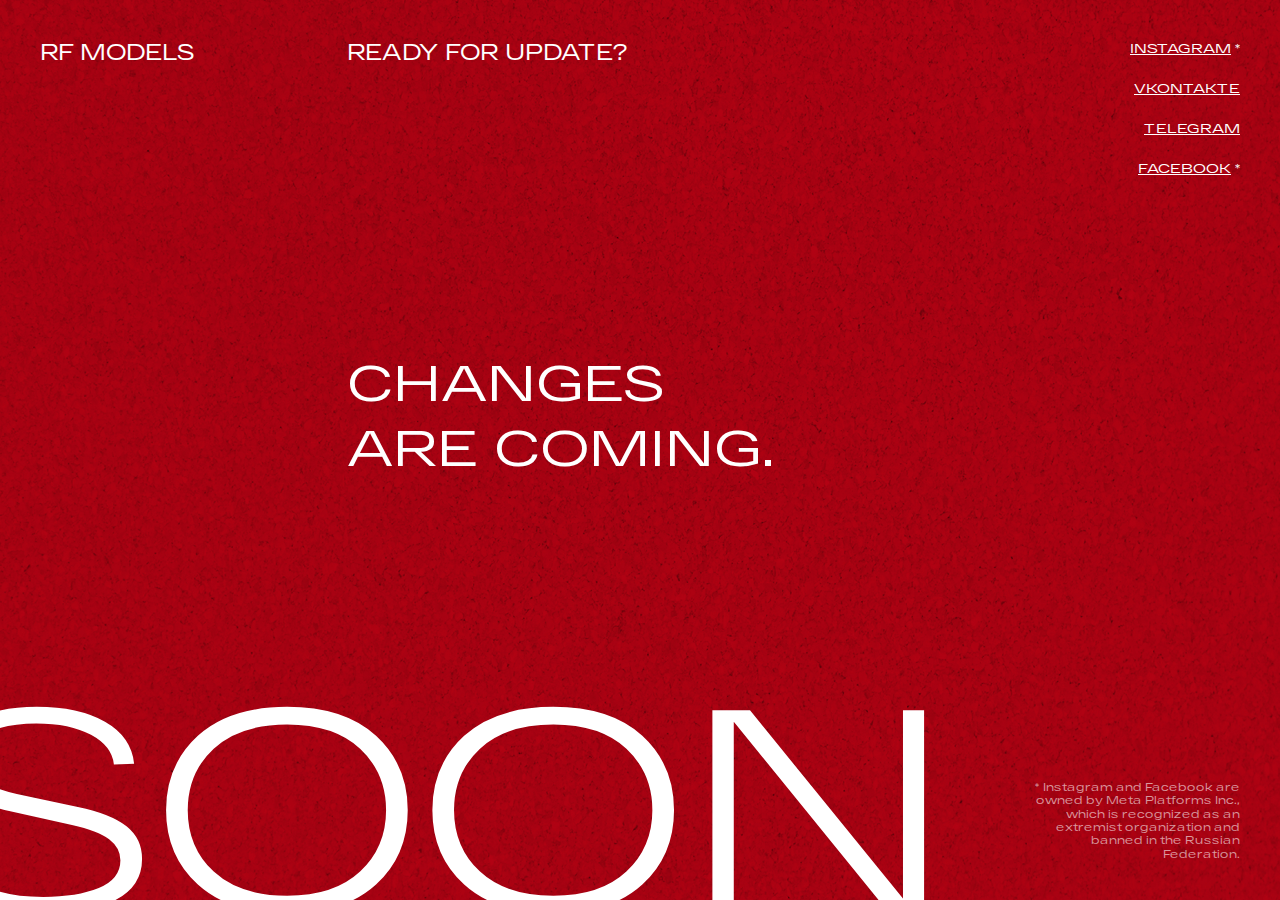
<file: start.html>
<!doctype html>
<head>
	<meta charset="utf-8">
	<meta name="robots" content="">
	<meta name="description" content="Model bookings for commercial shoots, creative projects, castings, and runway shows">
	<meta name="keywords" content="">
	<meta http-equiv="X-UA-Compatible" content="IE=edge, chrome=1" />
	<meta name="viewport" content="width=device-width, initial-scale=1.0, maximum-scale=1.0">
	
	<meta name="format-detection" content="telephone=no"/>
	<meta name="format-detection" content="address=no"/>
	
	<title>RF Models agency</title>

  	<meta property="og:title" content="RF Models agency" />
	<meta property="og:description" content="Model bookings for commercial shoots, creative projects, castings, and runway shows">
	<meta property="og:image" content="" />
	<meta property="og:url" content="" />  

	<!-- Обязательный (и достаточный) тег для браузеров -->
	<link type="image/x-icon" rel="shortcut icon" href="favicon.ico">

	<!-- Дополнительные иконки для десктопных браузеров -->
	<link type="image/png" sizes="16x16" rel="icon" href="images/favicon/favicon-16x16.png">
	<link type="image/png" sizes="32x32" rel="icon" href="images/favicon/favicon-32x32.png">
	<link type="image/png" sizes="96x96" rel="icon" href="images/favicon/favicon-96x96.png">
	<link type="image/png" sizes="120x120" rel="icon" href="images/favicon/favicon-120x120.png">

	<!-- Иконки для Android -->
	<link type="image/png" sizes="72x72" rel="icon" href="images/favicon/android-icon-72x72.png">
	<link type="image/png" sizes="96x96" rel="icon" href="images/favicon/android-icon-96x96.png">
	<link type="image/png" sizes="144x144" rel="icon" href="images/favicon/android-icon-144x144.png">
	<link type="image/png" sizes="192x192" rel="icon" href="images/favicon/android-icon-192x192.png">
	<link type="image/png" sizes="512x512" rel="icon" href="images/favicon/android-icon-512x512.png">

	<!-- Иконки для iOS (Apple) -->
	<link sizes="57x57" rel="apple-touch-icon" href="images/favicon/apple-touch-icon-57x57.png">
	<link sizes="60x60" rel="apple-touch-icon" href="images/favicon/apple-touch-icon-60x60.png">
	<link sizes="72x72" rel="apple-touch-icon" href="images/favicon/apple-touch-icon-72x72.png">
	<link sizes="76x76" rel="apple-touch-icon" href="images/favicon/apple-touch-icon-76x76.png">
	<link sizes="114x114" rel="apple-touch-icon" href="images/favicon/apple-touch-icon-114x114.png">
	<link sizes="120x120" rel="apple-touch-icon" href="images/favicon/apple-touch-icon-120x120.png">
	<link sizes="144x144" rel="apple-touch-icon" href="images/favicon/apple-touch-icon-144x144.png">
	<link sizes="152x152" rel="apple-touch-icon" href="images/favicon/apple-touch-icon-152x152.png">
	<link sizes="180x180" rel="apple-touch-icon" href="images/favicon/apple-touch-icon-180x180.png">


	<!-- <link href="styles/libs.min.css?_v=20250425154742" rel="stylesheet"> -->
	<link href="styles/styles.min.css?_v=20250425154742" rel="stylesheet">

	<!-- <script src="https://code.jquery.com/jquery-3.4.1.min.js?_v=20250425154742" integrity="sha256-CSXorXvZcTkaix6Yvo6HppcZGetbYMGWSFlBw8HfCJo=" crossorigin="anonymous"></script> -->
    <!-- <script type="text/javascript" src="js/libs.js?_v=20250425154742"></script>
    <script type="text/javascript" src="js/scripts.js?_v=20250425154742"></script> -->


</head>

<body>

<div class="wrapper"><div class="wrapper__scroll">
   
    <main class="content__wrapper">
        <section class="start">
            <div class="container start__wrap">	
                <div class="start__top">
                    <div class="start__logo">RF MODELS</div>
                    <div class="start__sub hide-tablet">READY FOR UPDATE?</div>
                    <div class="start__sub show-tablet">changes <br>  are coming.</div>
                    <div class="start__social">
                        <a href="https://www.instagram.com/rfmodels_mm/" class="start__social-link" target="_blank"><span>INSTAGRAM</span> *</a>
                        <a href="https://vk.com/rfmodels_mm" class="start__social-link" target="_blank"><span>VKontakte</span></a>
                        <a href="https://t.me/rfmodels" class="start__social-link" target="_blank"><span>TELEGRAM</span></a>
                        <a href="https://www.facebook.com/rfmodelsmm" class="start__social-link" target="_blank"><span>FACEBOOK</span> *</a>
                    </div>
                </div>

                <div class="start__tt">changes <br>  are coming.</div>

                <div class="start__info">
                    <div class="start__title ">soon</div>
                    <div class="start__thxright">
                        <div class="start__thxintro">* Instagram and Facebook are owned by Meta Platforms Inc., which is recognized as an extremist organization and banned in the Russian Federation.</div>
                    </div>
                </div>
            </div>	
        </section>

	</main><!--content__wrapper-->

</div></div>


    
</body>
</html>
</file>
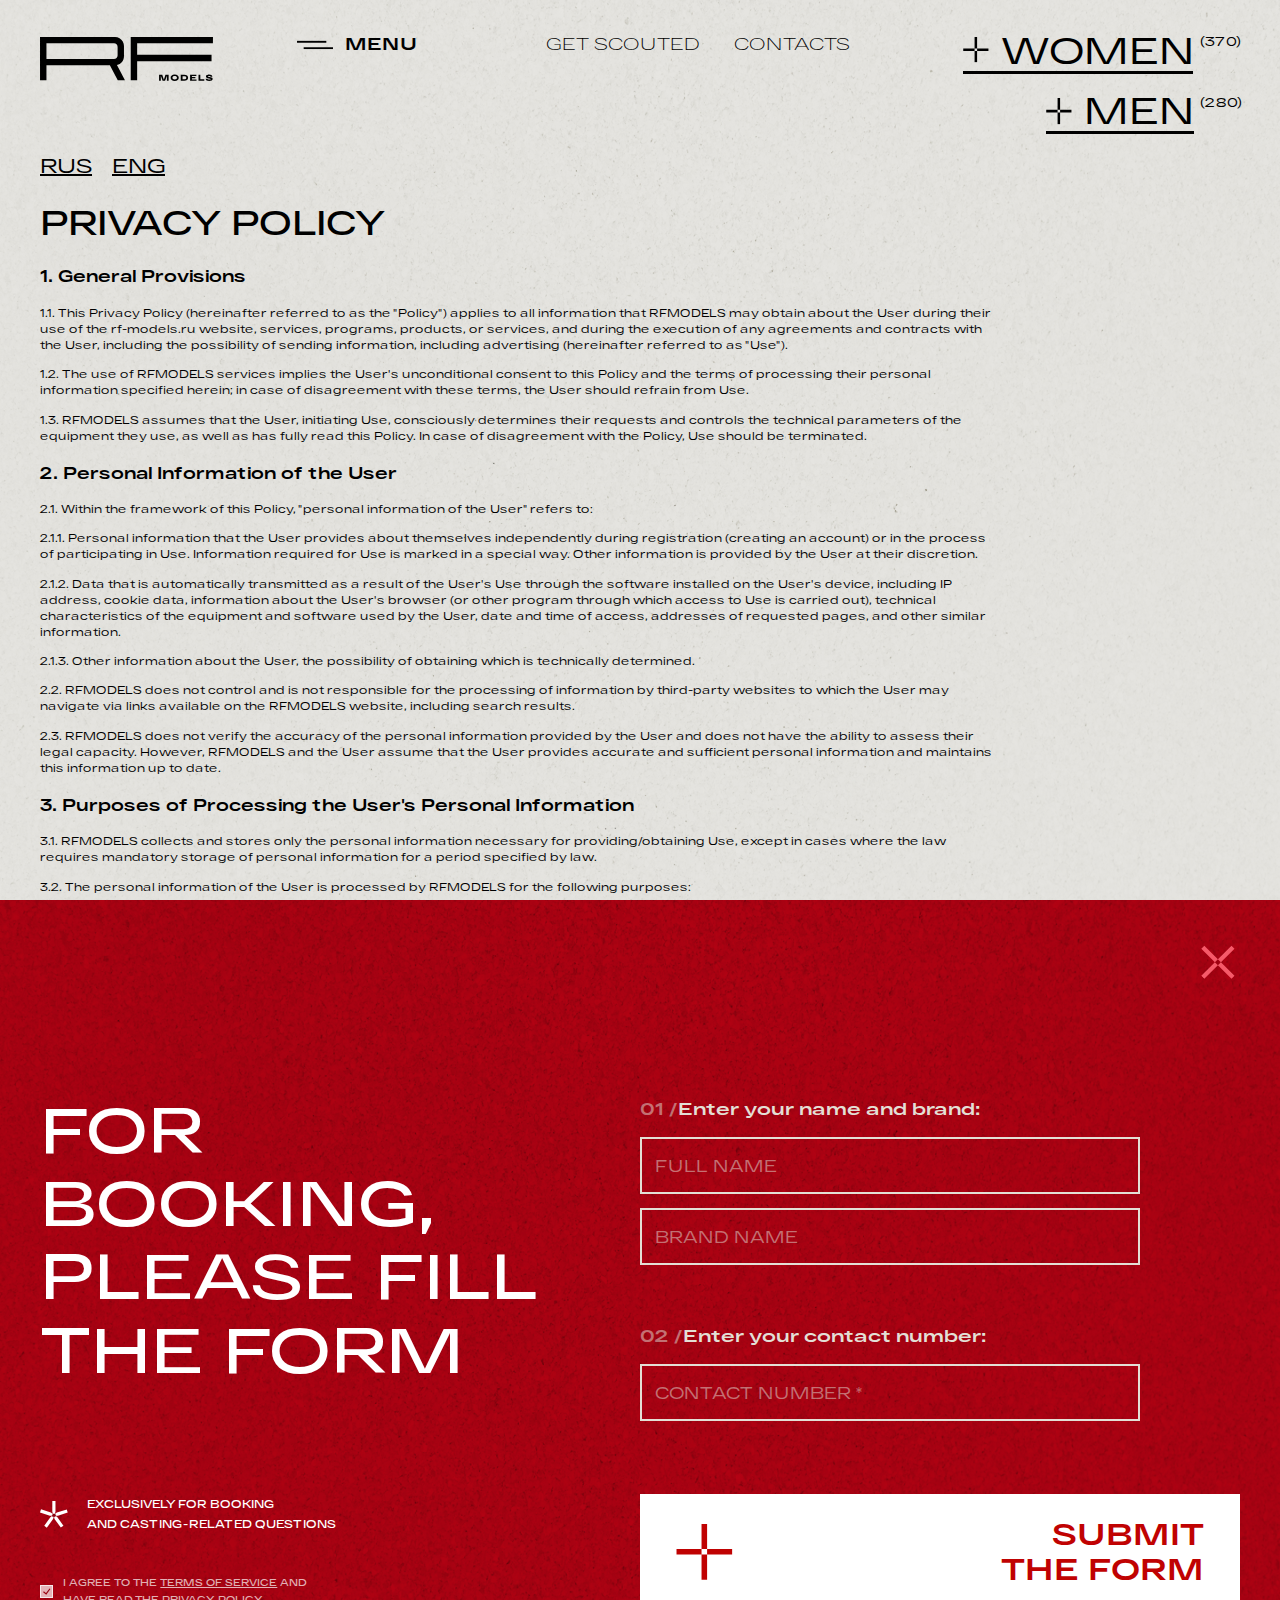
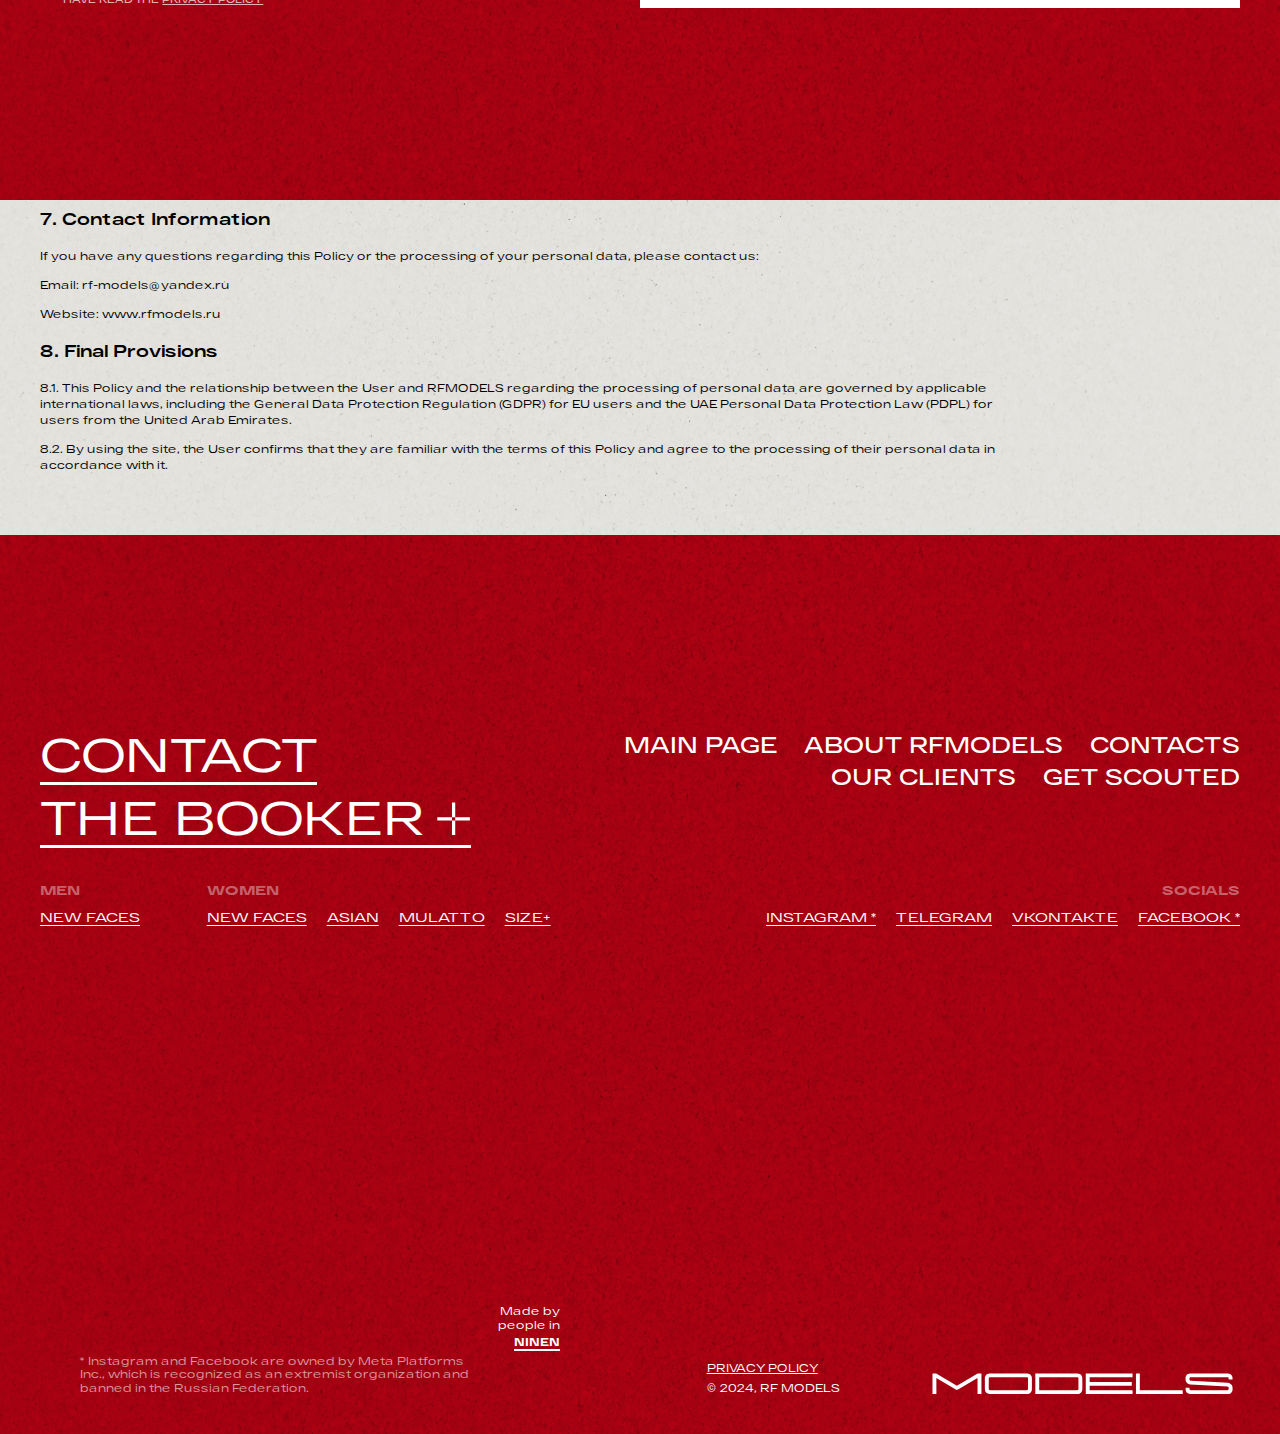
<file: terms-of-use.html>
<!doctype html>
<head>
	<meta charset="utf-8">
	<meta name="robots" content="">
	<meta name="description" content="Model bookings for commercial shoots, creative projects, castings, and runway shows">
	<meta name="keywords" content="">
	<meta http-equiv="X-UA-Compatible" content="IE=edge, chrome=1" />
	<meta name="viewport" content="width=device-width, initial-scale=1.0, maximum-scale=1.0">
	
	<meta name="format-detection" content="telephone=no"/>
	<meta name="format-detection" content="address=no"/>
	
	<title>Privacy Policy</title>

  	<meta property="og:title" content="Privacy Policy" />
	<meta property="og:description" content="Model bookings for commercial shoots, creative projects, castings, and runway shows">
	<meta property="og:image" content="" />
	<meta property="og:url" content="" />  

	<!-- Обязательный (и достаточный) тег для браузеров -->
	<link type="image/x-icon" rel="shortcut icon" href="favicon.ico">

	<!-- Дополнительные иконки для десктопных браузеров -->
	<link type="image/png" sizes="16x16" rel="icon" href="images/favicon/favicon-16x16.png">
	<link type="image/png" sizes="32x32" rel="icon" href="images/favicon/favicon-32x32.png">
	<link type="image/png" sizes="96x96" rel="icon" href="images/favicon/favicon-96x96.png">
	<link type="image/png" sizes="120x120" rel="icon" href="images/favicon/favicon-120x120.png">

	<!-- Иконки для Android -->
	<link type="image/png" sizes="72x72" rel="icon" href="images/favicon/android-icon-72x72.png">
	<link type="image/png" sizes="96x96" rel="icon" href="images/favicon/android-icon-96x96.png">
	<link type="image/png" sizes="144x144" rel="icon" href="images/favicon/android-icon-144x144.png">
	<link type="image/png" sizes="192x192" rel="icon" href="images/favicon/android-icon-192x192.png">
	<link type="image/png" sizes="512x512" rel="icon" href="images/favicon/android-icon-512x512.png">

	<!-- Иконки для iOS (Apple) -->
	<link sizes="57x57" rel="apple-touch-icon" href="images/favicon/apple-touch-icon-57x57.png">
	<link sizes="60x60" rel="apple-touch-icon" href="images/favicon/apple-touch-icon-60x60.png">
	<link sizes="72x72" rel="apple-touch-icon" href="images/favicon/apple-touch-icon-72x72.png">
	<link sizes="76x76" rel="apple-touch-icon" href="images/favicon/apple-touch-icon-76x76.png">
	<link sizes="114x114" rel="apple-touch-icon" href="images/favicon/apple-touch-icon-114x114.png">
	<link sizes="120x120" rel="apple-touch-icon" href="images/favicon/apple-touch-icon-120x120.png">
	<link sizes="144x144" rel="apple-touch-icon" href="images/favicon/apple-touch-icon-144x144.png">
	<link sizes="152x152" rel="apple-touch-icon" href="images/favicon/apple-touch-icon-152x152.png">
	<link sizes="180x180" rel="apple-touch-icon" href="images/favicon/apple-touch-icon-180x180.png">


	<link href="styles/libs.min.css?_v=20250425154742" rel="stylesheet">
	<link href="styles/styles.min.css?_v=20250425154742" rel="stylesheet">

	<!-- <script src="https://code.jquery.com/jquery-3.4.1.min.js?_v=20250425154742" integrity="sha256-CSXorXvZcTkaix6Yvo6HppcZGetbYMGWSFlBw8HfCJo=" crossorigin="anonymous"></script> -->
    <script type="text/javascript" src="js/libs.js?_v=20250425154742"></script>
    <script type="text/javascript" src="js/scripts.js?_v=20250425154742"></script>


</head>

<body>

<div class="wrapper"><div class="wrapper__scroll">

    <header class="header ">
	<div class="container">	
		<div class="header__inner">
			
			
				<a href="./" class="header__logo"><img src="images/logo.svg" alt=""></a>
				<button class="header__burger js-open-nav">
					<svg class="icon"><use xlink:href="images/icons/sprite.svg#burger"></use></svg><span>MENU</span>
				</button>
			

			<div class="header__nav hide-mobile-lg">
				<ul>
					<li class=""><a href="scouting.html"><span data-t="GET SCOUTED">GET SCOUTED</span></a></li>
					<li class=""><a href="contacts.html"><span data-t="CONTACTS">CONTACTS</span></a></li>
				</ul>
			</div>

			<div class="header__cat">
				<div class="header__cat-item">
					<a href="./#catalog?category=women" class="header__cat-item__link js-category-go" data-category="women">WOMEN<span data-t="WOMEN"></span></a>
					<div class="header__cat-item__count">(370)</div>
				</div>
				<div class="header__cat-item">
					<a href="./#catalog?category=men" class="header__cat-item__link js-category-go" data-category="men">MEN<span data-t="MEN"></span></a>
					<div class="header__cat-item__count">(280)</div>					
				</div>
			</div>
		</div>
	</div>
</header>

<div class="header_fix">
	<div class="container">	
		<div class="header__inner">
			
			<a href="./" class="header__logo"><img src="images/logo.svg" alt=""></a>
			
			
			<button class="header__burger js-open-nav">
				<svg class="icon"><use xlink:href="images/icons/sprite.svg#burger"></use></svg><span>MENU</span>
			</button>

			<div class="header__nav hide-mobile-lg">
				<ul>
					<li class=""><a href="scouting.html"><span data-t="GET SCOUTED">GET SCOUTED</span></a></li>
					<li class=""><a href="contacts.html"><span data-t="CONTACTS">CONTACTS</span></a></li>
				</ul>
			</div>

			<div class="header__cat">
				<div class="header__cat-item">
					<a href="./#catalog?category=women" class="header__cat-item__link js-category-go" data-category="women">WOMEN<span data-t="WOMEN"></span></a>
					<div class="header__cat-item__count">(370)</div>
				</div>
				<div class="header__cat-item">
					<a href="./#catalog?category=men" class="header__cat-item__link js-category-go" data-category="men">MEN<span data-t="MEN"></span></a>
					<div class="header__cat-item__count">(280)</div>					
				</div>
			</div>
		</div>
	</div>
</div>

	

<div class="navfix opened js-navfix">
	<a href="#" class="navfix__close js-close-nav"><svg class="icon icon--fill"><use xlink:href="images/icons/sprite.svg#plus"></use></svg></a>
	<div class="container">
		<div class="navfix__cols">
			<div class="navfix__left">
				<div class="navfix__navitem">
					<div class="navfix__navitem-label">MEN</div>
					<div class="navfix__navitem-list">
						<a href="" class="navfix__navitem-link" data-t="new faces">new faces</a>
					</div>
				</div>
				<div class="navfix__navitem">
					<div class="navfix__navitem-label">women</div>
					<div class="navfix__navitem-list">
						<a href="" class="navfix__navitem-link" data-t="new faces">new faces</a>
						<a href="" class="navfix__navitem-link" data-t="asian">asian</a>
						<a href="" class="navfix__navitem-link" data-t="mulatto">mulatto</a>
						<a href="" class="navfix__navitem-link" data-t="size+">size+</a>
					</div>
				</div>

				<div class="navfix__buttons">
					<button class="btn btn--white btn--mdx btn--wall" data-open-popup="contact-booker">
						<svg class="icon icon--fill"><use xlink:href="images/icons/sprite.svg#plus"></use></svg>
						<span>contact <br> the booker</span>
					</button>
				</div>
			</div><!--navfix__left-->

			<div class="navfix__right">				
				<div class="navfix__menu">
					<ul>
						<li><a href="./" data-t="MAIN PAGE">MAIN PAGE</a></li>
						<li><a href="about.html" data-t="about RFMODELS">about RFMODELS</a></li>
						<li><a href="contacts.html" data-t="contacts">contacts</a></li>
						<li><a href="clients.html" data-t="our clients">our clients</a></li>
						<li><a href="scouting.html" data-t="get scouted">get scouted</a></li>
					</ul>
				</div>
				
				<div class="navfix__navitem navfix__social">
					<div class="navfix__navitem-label">SOCIALS</div>
					<div class="navfix__navitem-list">
						<a href="https://www.instagram.com/rfmodels_mm/" target="_blank" class="navfix__navitem-link" data-t="Instagram *">Instagram *</a>
						<a href="https://t.me/rfmodels" target="_blank" class="navfix__navitem-link" data-t="Telegram">Telegram</a>
						<a href="https://vk.com/rfmodels_mm" target="_blank" class="navfix__navitem-link" data-t="VKontakte">VKontakte</a>
						<a href="https://www.facebook.com/rfmodelsmm" target="_blank" class="navfix__navitem-link" data-t="Facebook *">Facebook *</a>
					</div>
				</div>
			</div><!--navfix__right-->
		</div>
	</div>
</div>
    
    <main class="content__wrapper">
        <section class="pd__header section__mgb--md">
            <div class="container">
                <div class="policy__lang">
                    <a href="policy-ru.html" class="">RUS</a>
                    <a href="policy.html" class="">ENG</a>
                </div>
                <div class="content__text">
                        <h1>Privacy Policy</h1>
                       
                        <h3>1. General Provisions</h3>

                        <p>1.1. This Privacy Policy (hereinafter referred to as the "Policy") applies to all information that RFMODELS may obtain about the User during their use of the rf-models.ru website, services, programs, products, or services, and during the execution of any agreements and contracts with the User, including the possibility of sending information, including advertising (hereinafter referred to as "Use").​</p>

                        <p>1.2. The use of RFMODELS services implies the User's unconditional consent to this Policy and the terms of processing their personal information specified herein; in case of disagreement with these terms, the User should refrain from Use.​</p>

                        <p>1.3. RFMODELS assumes that the User, initiating Use, consciously determines their requests and controls the technical parameters of the equipment they use, as well as has fully read this Policy. In case of disagreement with the Policy, Use should be terminated.​</p>

                        <h3>2. Personal Information of the User</h3>

                        <p>2.1. Within the framework of this Policy, "personal information of the User" refers to:​</p>

                        <p>2.1.1. Personal information that the User provides about themselves independently during registration (creating an account) or in the process of participating in Use. Information required for Use is marked in a special way. Other information is provided by the User at their discretion.​</p>

                        <p>2.1.2. Data that is automatically transmitted as a result of the User's Use through the software installed on the User's device, including IP address, cookie data, information about the User's browser (or other program through which access to Use is carried out), technical characteristics of the equipment and software used by the User, date and time of access, addresses of requested pages, and other similar information.</p>

                        <p>2.1.3. Other information about the User, the possibility of obtaining which is technically determined.​</p>

                        <p>2.2. RFMODELS does not control and is not responsible for the processing of information by third-party websites to which the User may navigate via links available on the RFMODELS website, including search results.​</p>

                        <p>2.3. RFMODELS does not verify the accuracy of the personal information provided by the User and does not have the ability to assess their legal capacity. However, RFMODELS and the User assume that the User provides accurate and sufficient personal information and maintains this information up to date.​</p>

                        <h3>3. Purposes of Processing the User's Personal Information</h3>

                        <p>3.1. RFMODELS collects and stores only the personal information necessary for providing/obtaining Use, except in cases where the law requires mandatory storage of personal information for a period specified by law.</p>

                        <p>3.2. The personal information of the User is processed by RFMODELS for the following purposes:</p>

                        <p>3.2.1. Identification of the party within the framework of Use, agreements, and contracts with RFMODELS;</p>

                        <p>3.2.2. Providing the User with the opportunity for personalized Use and execution of agreements and contracts;</p>

                        <p>3.2.3. Communication with the User, including sending notifications, requests, and information regarding Use, execution of agreements and contracts, as well as processing requests and applications from the User, including possible informational and advertising mailings;</p>

                        <p>3.2.4. Improving the quality of Use, convenience, developing new features and options for Use;</p>

                        <p>3.2.5. Targeting advertising materials;</p>

                        <p>3.2.6. Conducting statistical and other research based on anonymized data.</p>

                        <p>3.3. RFMODELS has the right to process information about Internet users obtained as a result of information exchange with third parties via OpenID and OAuth protocols, provided that the latter have obtained prior consent from Internet users for the specified processing.</p>

                        <h3>4. Conditions for Processing the User's Personal Information and Its Transfer to Third Parties</h3>

                        <p>4.1. The confidentiality of the User's personal information is maintained, except in cases of voluntary provision by the User of information about themselves for general access to an unlimited number of persons. When using certain options of Use, the User agrees that a certain part of their personal information becomes publicly available.</p>

                        <p>4.2. RFMODELS has the right to transfer the User's personal information to third parties in the following cases:</p>

                        <p>4.2.1. The User has expressed their consent to such actions;</p>

                        <p>4.2.2. The transfer is necessary for the User to use a certain option of Use or to fulfill a specific agreement or contract with the User;</p>

                        <p>4.2.3. The transfer is provided for by applicable law within the framework of the procedure established by law;</p>

                        <p>4.2.4. Such transfer occurs as part of the sale or other transfer of business (in whole or in part), and the acquirer assumes all obligations to comply with the terms of this Policy in relation to the personal information received by them;</p>

                        <p>4.2.5. To ensure the possibility of protecting the rights and legitimate interests of RFMODELS or third parties in cases where the User violates the terms of agreements and contracts with RFMODELS, this Policy, or documents containing the terms of Use.</p>

                        <p>4.3. When processing personal data of Users, RFMODELS is guided by the General Data Protection Regulation (GDPR) and the UAE Personal Data Protection Law (PDPL).</p>

                        <h3>5. Measures Taken to Protect Personal Information of Users</h3>

                        <p>5.1. RFMODELS takes necessary and sufficient organizational and technical measures to protect the User's personal information from unauthorized or accidental access, destruction, modification, blocking, copying, distribution, as well as from other unlawful actions of third parties.</p>

                        <h3>6. Changes to the Privacy Policy</h3>

                        <p>6.1. RFMODELS reserves the right to make changes to this Privacy Policy at any time without prior notice to the User.</p>

                        <p>6.2. The current version of the Policy is always available at: https://cases.9n.by/test/blr/RF/policy.html or another address if the site structure is changed.</p>

                        <p>6.3. The new version of the Policy comes into effect from the moment it is posted on the website unless otherwise provided by the new version of the Policy.</p>

                        <p>6.4. Continued use of the services by the User after changes to the Policy means acceptance of these changes.</p>

                        <h3>7. Contact Information</h3>

                        <p>If you have any questions regarding this Policy or the processing of your personal data, please contact us:</p>

                        <p>Email: rf-models@yandex.ru</p>

                        <p>Website: www.rfmodels.ru</p>

                        <h3>8. Final Provisions</h3>

                        <p>8.1. This Policy and the relationship between the User and RFMODELS regarding the processing of personal data are governed by applicable international laws, including the General Data Protection Regulation (GDPR) for EU users and the UAE Personal Data Protection Law (PDPL) for users from the United Arab Emirates.</p>

                        <p>8.2. By using the site, the User confirms that they are familiar with the terms of this Policy and agree to the processing of their personal data in accordance with it.</p>

                </div>
            </div>
        </section><!--promo-->


        
	</main><!--content__wrapper-->

    <footer class="footer">
    <div class="container">
        <div class="footer__head">  
            <div class="footer__linkbtn">          
                <a href="#" class=" linkbtn linkbtn--white" data-open-popup="contact-booker"><span>contact</span> <br> <span>the booker <svg class="icon icon--fill"><use xlink:href="images/icons/sprite.svg#plus"></use></svg></span></a>
            </div> 
            
            <div class="footer__menu">
                <ul>
                    <li><a href="./" data-t="MAIN PAGE">MAIN PAGE</a></li>
                    <li><a href="about.html" data-t="about RFMODELS">about RFMODELS</a></li>
                    <li><a href="contacts.html" data-t="contacts">contacts</a></li>
                    <li><a href="clients.html" data-t="our clients">our clients</a></li>
                    <li><a href="scouting.html" data-t="get scouted">get scouted</a></li>
                </ul>
            </div>
        </div>

        <div class="footer__nav">
            <div class="footer__navitem">
                <div class="footer__navitem-label">MEN</div>
                <div class="footer__navitem-list">
                    <a href="" class="footer__navitem-link" data-t="new faces">new faces</a>
                </div>
            </div>
            <div class="footer__navitem">
                <div class="footer__navitem-label">women</div>
                <div class="footer__navitem-list">
                    <a href="" class="footer__navitem-link" data-t="new faces">new faces</a>
                    <a href="" class="footer__navitem-link" data-t="asian">asian</a>
                    <a href="" class="footer__navitem-link" data-t="mulatto">mulatto</a>
                    <a href="" class="footer__navitem-link" data-t="size+">size+</a>
                </div>
            </div>
            <div class="footer__navitem footer__social text--right">
                <div class="footer__navitem-label">SOCIALS</div>
                <div class="footer__navitem-list">
                    <a href="https://www.instagram.com/rfmodels_mm/" target="_blank" class="footer__navitem-link" data-t="Instagram *">Instagram *</a>
                    <a href="https://t.me/rfmodels" target="_blank" class="footer__navitem-link" data-t="Telegram">Telegram</a>
                    <a href="https://vk.com/rfmodels_mm" target="_blank" class="footer__navitem-link" data-t="VKontakte">VKontakte</a>
                    <a href="https://www.facebook.com/rfmodelsmm" target="_blank" class="footer__navitem-link" data-t="Facebook *">Facebook *</a>
                </div>
            </div>
        </div>

        <div class="footer__bottom">
            <div class="footer__name">
                <!-- <svg class="footer-svg-rf" viewBox="0 0 1797 467" fill="none" xmlns="http://www.w3.org/2000/svg">
                        <path class="footer-svg-rf-r" fill-rule="evenodd" clip-rule="evenodd" d="M0 1H137.358H137.359H692.358H790.185C805.28 1 819.214 4.87061 831.987 12.6118C844.76 20.353 854.824 30.8037 862.178 43.9637C869.532 56.7368 873.209 70.4774 873.209 85.1857V195.498C873.209 218.722 865.855 238.075 851.147 253.557C836.438 269.04 817.279 277.555 793.668 279.103L884.24 466.054H851.147L760.574 279.684L692.358 279.5H137.359H137.358L30.1908 279.5V465.473H0V1ZM137.358 250.5L137.359 250.5L692.358 250.5H692.858L782.637 250.654C800.442 250.654 814.956 244.848 826.181 233.237C837.793 221.625 843.599 206.529 843.599 187.95V93.314C843.599 74.348 837.793 59.2527 826.181 48.0279C814.956 36.8031 800.635 31.1907 783.217 31.1907L692.358 31H137.359H137.358H30.1908V250.5L137.358 250.5Z" fill="white"/>
                        <path class="footer-svg-rf-f" fill-rule="evenodd" clip-rule="evenodd" d="M941 0H1078H1606H1606.5H1796.21V30H1606.5H1606H1078H970.61V206L1078 206L1606 206H1782.86V236H1606L1078 236L970.61 236V463.893H941V0Z" fill="white"/>
                </svg> -->
                
                <svg class="svg-rf" viewBox="0 0 1795 468" fill="none" xmlns="http://www.w3.org/2000/svg">
                    <mask id="mask0_1" style="mask-type:alpha" maskUnits="userSpaceOnUse" x="0" y="0" width="885" height="465">
                    <rect width="885" height="465" fill="#D9D9D9"/>
                    </mask>
                    <g mask="url(#mask0_1)" class="svg-rf-r">
                        <path fill-rule="evenodd" clip-rule="evenodd" d="M136.359 0H-1V464.473H29.1908V278.5L136.359 278.5V249.5L29.1908 249.5V30H136.359V0Z" fill="white"/>
                        <path class="svg-rf-r-right svg-rf-r-elem" fill-rule="evenodd" clip-rule="evenodd" d="M691.358 278.5L759.574 278.684L850.147 465.054H883.24L792.668 278.103C816.279 276.555 835.438 268.04 850.147 252.557C864.855 237.075 872.209 217.722 872.209 194.498V84.1857C872.209 69.4774 868.532 55.7368 861.178 42.9637C853.824 29.8037 843.76 19.353 830.987 11.6118C818.214 3.87061 804.28 0 789.185 0H691.358V30L782.217 30.1907C799.635 30.1907 813.956 35.8031 825.181 47.0279C836.793 58.2527 842.599 73.348 842.599 92.314V186.95C842.599 205.529 836.793 220.625 825.181 232.237C813.956 243.848 799.442 249.654 781.637 249.654L691.358 249.5V278.5Z" fill="white"/>
                        <path class="svg-rf-r-line-1 svg-rf-r-elem" d="M135 15H693" stroke="white" stroke-width="30"/>
                        <path class="svg-rf-r-line-2 svg-rf-r-elem" d="M135 264H693" stroke="white" stroke-width="29"/>
                    </g>
                    <mask id="mask0_2" style="mask-type:alpha" maskUnits="userSpaceOnUse" x="940" y="1" width="855" height="467">
                        <rect x="940" y="1" width="855" height="467" fill="#D9D9D9"/>
                    </mask>
                    <g mask="url(#mask0_2)" class="svg-rf-f">
                        <path fill-rule="evenodd" clip-rule="evenodd" d="M1077 2H940V465.893H969.61V238L1077 238V208L969.61 208V32H1077V2Z" fill="white"/>
                        <path class="svg-rf-f-right svg-rf-f-elem" fill-rule="evenodd" clip-rule="evenodd" d="M1605 238H1781.86V208H1605V238ZM1605 32H1795.21V2H1605V32Z" fill="white"/>
                        <path class="svg-rf-f-line-1 svg-rf-f-elem" d="M1076 17H1606" stroke="white" stroke-width="30"/>
                        <path class="svg-rf-f-line-2 svg-rf-f-elem" d="M1076 223H1609" stroke="white" stroke-width="30"/>
                    </g>
                </svg>    
            </div>
            <div class="footer__cols">
                <div class="footer__left">
                    <div class="footer__fait">Made by <br> people in <br><a href="https://9n.by/" class="footer__fait-name" target="_blank">NINEN</a></div>
                    <div class="footer__text">* Instagram and Facebook are owned by Meta Platforms Inc.,
                        which is recognized as an extremist organization and banned
                        in the Russian Federation.</div>
                </div>
                <div class="footer__right">
                    <div class="footer__cp">
                        <a href="policy.html" class="footer__policy">privacy policy</a>
                        <div class="footer__copy">© 2024, RF Models</div>
                    </div>
                    <div class="footer__tm"><img src="images/t-models.svg" alt=""></div>
                </div>
            </div>
        </div>
    </div>
</footer>
</div></div>

<div class="popup " data-popup="contact-booker">
	<div class="popup__content">
		<a href="#" class="popup__close popup-close"><svg class="icon icon--fill"><use xlink:href="images/icons/sprite.svg#plus"></use></svg></a>
		<div class="container">
			
			<form action="" method="post">
				<input type="hidden" name="type_form" value="">
				<div class="ordform__cols">
					<div class="ordform__head">
						<div class="ordform__title">CONTACT <span class="nowrap">rf models</span> BOOKER</div>
					</div>
					<div class="ordform__fvars">
						<div class="ordform__frow">
							<div class="ordform__flabel"><span>01 /</span>Enter your name and brand:</div>
							<div class="form__row ordform__rinput">
								<input type="text" name="name" class="input input--beige js-input-letter" placeholder="FULL NAME">
							</div>	
							<div class="form__row ordform__rinput">
								<input type="text" name="brand" class="input input--beige " placeholder="brand NAME">
							</div>
						</div>
						<div class="ordform__frow">
							<div class="ordform__flabel"><span>02 /</span>Enter your contact number:</div>
							<div class="form__row ordform__rinput">
								<input type="tel" name="phone" class="input input--beige js-phone-mask" placeholder="contact number *">
							</div>	
						</div>
					</div>
				</div>

				<div class="ordform__bottom form__inpbtn columns--tablet">
					<div class="ordform__zvpp">							
						<div class="ordform__zv mg0"><img src="images/icons/zv-white.svg" alt=""><span>exclusively for booking <br> and casting-related questions</span></div>
						<label class="form__policy policy--white">
							<input type="checkbox" name="policy" checked>
							<span class="form__policy-sq"></span>
							<span class="form__policy-t">I agree to the <a href="">Terms of Service</a> and have read the <a href="">Privacy Policy</a></span>
						</label>
					</div>

					<div class="ordform__buttons">
						<button class="btn btn--white btn--wall">
							<svg class="icon icon--fill"><use xlink:href="images/icons/sprite.svg#plus"></use></svg>
							<span>submit <br> the form</span>
						</button>
					</div>
				</div>
			</form>
		</div>	
	</div>
</div>

<div class="popup " data-popup="book-model">
	<div class="popup__content">
		<a href="#" class="popup__close popup-close"><svg class="icon icon--fill"><use xlink:href="images/icons/sprite.svg#plus"></use></svg></a>
		<div class="container">
			
			<form action="" method="post">
				<input type="hidden" name="type_form" value="">
				<div class="ordform__cols">
					<div class="ordform__head">
						<div class="ordform__title">FOR  	BOOKING,  	PLEASE FILL  	<span class="nowrap">THE FORM</span></div>
					</div>
					<div class="ordform__fvars">
						<div class="ordform__frow">
							<div class="ordform__flabel"><span>01 /</span>Enter your name and brand:</div>
							<div class="form__row ordform__rinput">
								<input type="text" name="name" class="input input--beige js-input-letter" placeholder="FULL NAME">
							</div>	
							<div class="form__row ordform__rinput">
								<input type="text" name="brand" class="input input--beige " placeholder="brand NAME">
							</div>
						</div>
						<div class="ordform__frow">
							<div class="ordform__flabel"><span>02 /</span>Enter your contact number:</div>
							<div class="form__row ordform__rinput">
								<input type="tel" name="phone" class="input input--beige js-phone-mask" placeholder="contact number *">
							</div>	
						</div>
					</div>
				</div>

				<div class="ordform__bottom form__inpbtn columns--tablet">
					<div class="ordform__zvpp">							
						<div class="ordform__zv mg0"><img src="images/icons/zv-white.svg" alt=""><span>exclusively for booking <br> and casting-related questions</span></div>
						<label class="form__policy policy--white">
							<input type="checkbox" name="policy" checked>
							<span class="form__policy-sq"></span>
							<span class="form__policy-t">I agree to the <a href="">Terms of Service</a> and have read the <a href="">Privacy Policy</a></span>
						</label>
					</div>

					<div class="ordform__buttons">
						<button class="btn btn--white btn--wall">
							<svg class="icon icon--fill"><use xlink:href="images/icons/sprite.svg#plus"></use></svg>
							<span>submit <br> the form</span>
						</button>
						<div class="ordform__error js-form-error">Specify the required information</div>
					</div>
				</div>
			</form>
		</div>	
	</div>
</div>

    
</body>
</html>
</file>
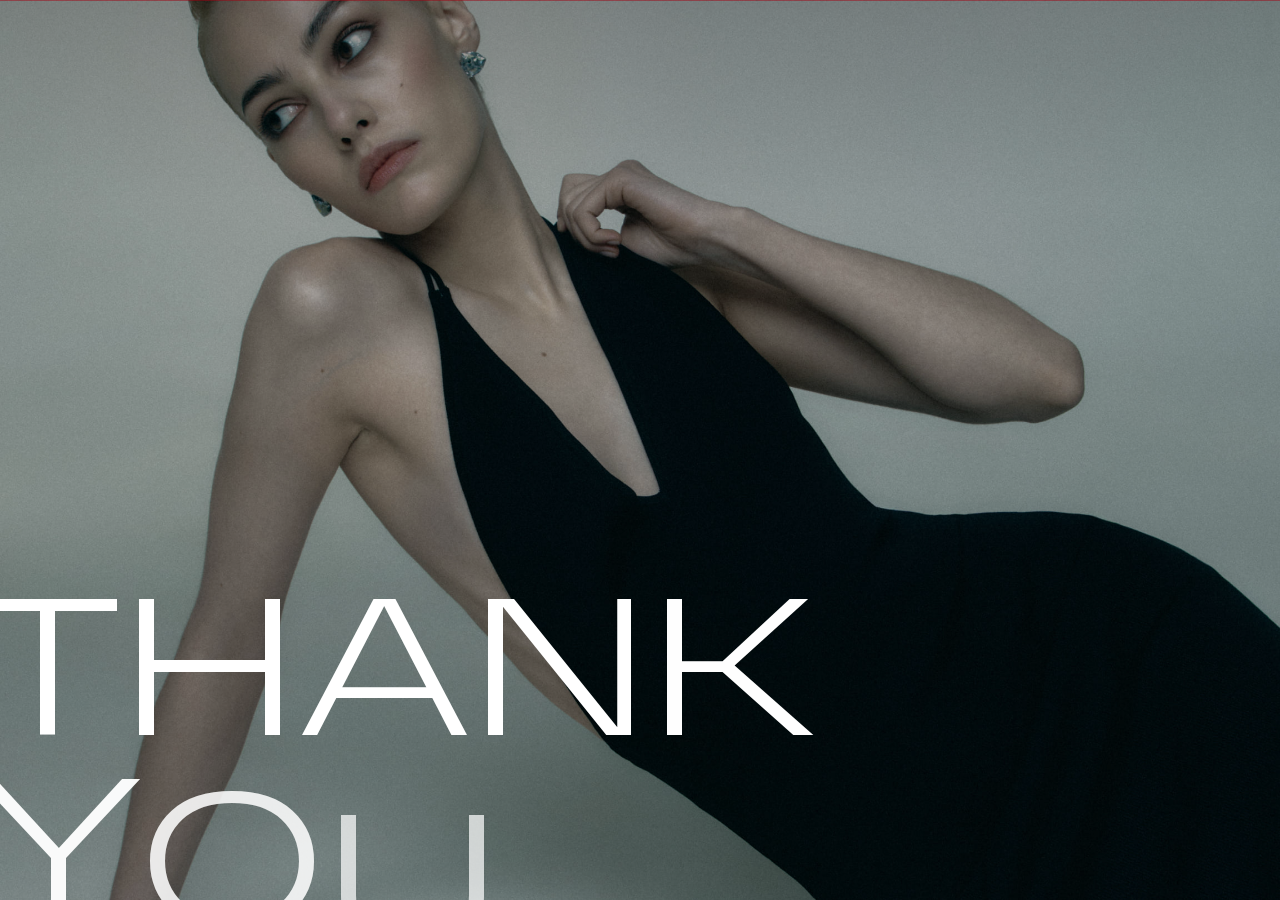
<file: thank.html>
<!doctype html>
<head>
	<meta charset="utf-8">
	<meta name="robots" content="">
	<meta name="description" content="Model bookings for commercial shoots, creative projects, castings, and runway shows">
	<meta name="keywords" content="">
	<meta http-equiv="X-UA-Compatible" content="IE=edge, chrome=1" />
	<meta name="viewport" content="width=device-width, initial-scale=1.0, maximum-scale=1.0">
	
	<meta name="format-detection" content="telephone=no"/>
	<meta name="format-detection" content="address=no"/>
	
	<title>RF Models agency - Thank</title>

  	<meta property="og:title" content="RF Models agency - Thank" />
	<meta property="og:description" content="Model bookings for commercial shoots, creative projects, castings, and runway shows">
	<meta property="og:image" content="" />
	<meta property="og:url" content="" />  

	<!-- Обязательный (и достаточный) тег для браузеров -->
	<link type="image/x-icon" rel="shortcut icon" href="favicon.ico">

	<!-- Дополнительные иконки для десктопных браузеров -->
	<link type="image/png" sizes="16x16" rel="icon" href="images/favicon/favicon-16x16.png">
	<link type="image/png" sizes="32x32" rel="icon" href="images/favicon/favicon-32x32.png">
	<link type="image/png" sizes="96x96" rel="icon" href="images/favicon/favicon-96x96.png">
	<link type="image/png" sizes="120x120" rel="icon" href="images/favicon/favicon-120x120.png">

	<!-- Иконки для Android -->
	<link type="image/png" sizes="72x72" rel="icon" href="images/favicon/android-icon-72x72.png">
	<link type="image/png" sizes="96x96" rel="icon" href="images/favicon/android-icon-96x96.png">
	<link type="image/png" sizes="144x144" rel="icon" href="images/favicon/android-icon-144x144.png">
	<link type="image/png" sizes="192x192" rel="icon" href="images/favicon/android-icon-192x192.png">
	<link type="image/png" sizes="512x512" rel="icon" href="images/favicon/android-icon-512x512.png">

	<!-- Иконки для iOS (Apple) -->
	<link sizes="57x57" rel="apple-touch-icon" href="images/favicon/apple-touch-icon-57x57.png">
	<link sizes="60x60" rel="apple-touch-icon" href="images/favicon/apple-touch-icon-60x60.png">
	<link sizes="72x72" rel="apple-touch-icon" href="images/favicon/apple-touch-icon-72x72.png">
	<link sizes="76x76" rel="apple-touch-icon" href="images/favicon/apple-touch-icon-76x76.png">
	<link sizes="114x114" rel="apple-touch-icon" href="images/favicon/apple-touch-icon-114x114.png">
	<link sizes="120x120" rel="apple-touch-icon" href="images/favicon/apple-touch-icon-120x120.png">
	<link sizes="144x144" rel="apple-touch-icon" href="images/favicon/apple-touch-icon-144x144.png">
	<link sizes="152x152" rel="apple-touch-icon" href="images/favicon/apple-touch-icon-152x152.png">
	<link sizes="180x180" rel="apple-touch-icon" href="images/favicon/apple-touch-icon-180x180.png">


	<link href="styles/libs.min.css?_v=20250425154742" rel="stylesheet">
	<link href="styles/styles.min.css?_v=20250425154742" rel="stylesheet">

	<!-- <script src="https://code.jquery.com/jquery-3.4.1.min.js?_v=20250425154742" integrity="sha256-CSXorXvZcTkaix6Yvo6HppcZGetbYMGWSFlBw8HfCJo=" crossorigin="anonymous"></script> -->
    <script type="text/javascript" src="js/libs.js?_v=20250425154742"></script>
    <script type="text/javascript" src="js/scripts.js?_v=20250425154742"></script>


</head>

<body>

<div class="wrapper"><div class="wrapper__scroll">

    <header class="header header--white">
	<div class="container">	
		<div class="header__inner">
			
			
				<a href="./" class="header__logo"><img src="images/logo-white.svg" alt=""></a>
				<button class="header__burger js-open-nav">
					<svg class="icon"><use xlink:href="images/icons/sprite.svg#burger"></use></svg><span>MENU</span>
				</button>
			

			<div class="header__nav hide-mobile-lg">
				<ul>
					<li class=""><a href="scouting.html"><span data-t="GET SCOUTED">GET SCOUTED</span></a></li>
					<li class=""><a href="contacts.html"><span data-t="CONTACTS">CONTACTS</span></a></li>
				</ul>
			</div>

			<div class="header__cat">
				<div class="header__cat-item">
					<a href="./#catalog?category=women" class="header__cat-item__link js-category-go" data-category="women">WOMEN<span data-t="WOMEN"></span></a>
					<div class="header__cat-item__count">(370)</div>
				</div>
				<div class="header__cat-item">
					<a href="./#catalog?category=men" class="header__cat-item__link js-category-go" data-category="men">MEN<span data-t="MEN"></span></a>
					<div class="header__cat-item__count">(280)</div>					
				</div>
			</div>
		</div>
	</div>
</header>

<div class="header_fix">
	<div class="container">	
		<div class="header__inner">
			
			<a href="./" class="header__logo"><img src="images/logo.svg" alt=""></a>
			
			
			<button class="header__burger js-open-nav">
				<svg class="icon"><use xlink:href="images/icons/sprite.svg#burger"></use></svg><span>MENU</span>
			</button>

			<div class="header__nav hide-mobile-lg">
				<ul>
					<li class=""><a href="scouting.html"><span data-t="GET SCOUTED">GET SCOUTED</span></a></li>
					<li class=""><a href="contacts.html"><span data-t="CONTACTS">CONTACTS</span></a></li>
				</ul>
			</div>

			<div class="header__cat">
				<div class="header__cat-item">
					<a href="./#catalog?category=women" class="header__cat-item__link js-category-go" data-category="women">WOMEN<span data-t="WOMEN"></span></a>
					<div class="header__cat-item__count">(370)</div>
				</div>
				<div class="header__cat-item">
					<a href="./#catalog?category=men" class="header__cat-item__link js-category-go" data-category="men">MEN<span data-t="MEN"></span></a>
					<div class="header__cat-item__count">(280)</div>					
				</div>
			</div>
		</div>
	</div>
</div>

	

<div class="navfix opened js-navfix">
	<a href="#" class="navfix__close js-close-nav"><svg class="icon icon--fill"><use xlink:href="images/icons/sprite.svg#plus"></use></svg></a>
	<div class="container">
		<div class="navfix__cols">
			<div class="navfix__left">
				<div class="navfix__navitem">
					<div class="navfix__navitem-label">MEN</div>
					<div class="navfix__navitem-list">
						<a href="" class="navfix__navitem-link" data-t="new faces">new faces</a>
					</div>
				</div>
				<div class="navfix__navitem">
					<div class="navfix__navitem-label">women</div>
					<div class="navfix__navitem-list">
						<a href="" class="navfix__navitem-link" data-t="new faces">new faces</a>
						<a href="" class="navfix__navitem-link" data-t="asian">asian</a>
						<a href="" class="navfix__navitem-link" data-t="mulatto">mulatto</a>
						<a href="" class="navfix__navitem-link" data-t="size+">size+</a>
					</div>
				</div>

				<div class="navfix__buttons">
					<button class="btn btn--white btn--mdx btn--wall" data-open-popup="contact-booker">
						<svg class="icon icon--fill"><use xlink:href="images/icons/sprite.svg#plus"></use></svg>
						<span>contact <br> the booker</span>
					</button>
				</div>
			</div><!--navfix__left-->

			<div class="navfix__right">				
				<div class="navfix__menu">
					<ul>
						<li><a href="./" data-t="MAIN PAGE">MAIN PAGE</a></li>
						<li><a href="about.html" data-t="about RFMODELS">about RFMODELS</a></li>
						<li><a href="contacts.html" data-t="contacts">contacts</a></li>
						<li><a href="clients.html" data-t="our clients">our clients</a></li>
						<li><a href="scouting.html" data-t="get scouted">get scouted</a></li>
					</ul>
				</div>
				
				<div class="navfix__navitem navfix__social">
					<div class="navfix__navitem-label">SOCIALS</div>
					<div class="navfix__navitem-list">
						<a href="https://www.instagram.com/rfmodels_mm/" target="_blank" class="navfix__navitem-link" data-t="Instagram *">Instagram *</a>
						<a href="https://t.me/rfmodels" target="_blank" class="navfix__navitem-link" data-t="Telegram">Telegram</a>
						<a href="https://vk.com/rfmodels_mm" target="_blank" class="navfix__navitem-link" data-t="VKontakte">VKontakte</a>
						<a href="https://www.facebook.com/rfmodelsmm" target="_blank" class="navfix__navitem-link" data-t="Facebook *">Facebook *</a>
					</div>
				</div>
			</div><!--navfix__right-->
		</div>
	</div>
</div>
    
    <main class="content__wrapper">
        <section class="promo">
            <div class="container promo__wrap text--white pd__header">	

                
                <div class="promo__info info--cols">
                    <div class="promo__title promo__tthank">Thank you</div>
                    <div class="promo__thxright">
                        <div class="promo__thxintro">Thank you for your request. We will contact you soon to finalize the details</div>
                        
                        <div class="promo__linkbtn">
                            <a href="./" class="linkbtn linkbtn--white"><span><svg class="icon icon--fill"><use xlink:href="images/icons/sprite.svg#arrow-prev"></use></svg> back to</span> <br> <span>main page</span></a>
                        </div>
                    </div>
                </div>
            </div>	
            <div class="promo__bg bg--dark">
                <picture>
                    <source srcset="images/bg/thank-t.jpg" media="(max-width: 1023px)" />
                    <img src="images/bg/thank.jpg" alt="">
                </picture>
            </div>
        </section><!--promo-->

	</main><!--content__wrapper-->

</div></div>

<div class="popup " data-popup="contact-booker">
	<div class="popup__content">
		<a href="#" class="popup__close popup-close"><svg class="icon icon--fill"><use xlink:href="images/icons/sprite.svg#plus"></use></svg></a>
		<div class="container">
			
			<form action="" method="post">
				<input type="hidden" name="type_form" value="">
				<div class="ordform__cols">
					<div class="ordform__head">
						<div class="ordform__title">CONTACT <span class="nowrap">rf models</span> BOOKER</div>
					</div>
					<div class="ordform__fvars">
						<div class="ordform__frow">
							<div class="ordform__flabel"><span>01 /</span>Enter your name and brand:</div>
							<div class="form__row ordform__rinput">
								<input type="text" name="name" class="input input--beige js-input-letter" placeholder="FULL NAME">
							</div>	
							<div class="form__row ordform__rinput">
								<input type="text" name="brand" class="input input--beige " placeholder="brand NAME">
							</div>
						</div>
						<div class="ordform__frow">
							<div class="ordform__flabel"><span>02 /</span>Enter your contact number:</div>
							<div class="form__row ordform__rinput">
								<input type="tel" name="phone" class="input input--beige js-phone-mask" placeholder="contact number *">
							</div>	
						</div>
					</div>
				</div>

				<div class="ordform__bottom form__inpbtn columns--tablet">
					<div class="ordform__zvpp">							
						<div class="ordform__zv mg0"><img src="images/icons/zv-white.svg" alt=""><span>exclusively for booking <br> and casting-related questions</span></div>
						<label class="form__policy policy--white">
							<input type="checkbox" name="policy" checked>
							<span class="form__policy-sq"></span>
							<span class="form__policy-t">I agree to the  <a href="terms-of-use.html">Terms of Service</a> and have read the <a href="">Privacy Policy</a></span>
						</label>
					</div>

					<div class="ordform__buttons">
						<button class="btn btn--white btn--wall">
							<svg class="icon icon--fill"><use xlink:href="images/icons/sprite.svg#plus"></use></svg>
							<span>submit <br> the form</span>
						</button>
					</div>
				</div>
			</form>
		</div>	
	</div>
</div>

<div class="popup " data-popup="book-model">
	<div class="popup__content">
		<a href="#" class="popup__close popup-close"><svg class="icon icon--fill"><use xlink:href="images/icons/sprite.svg#plus"></use></svg></a>
		<div class="container">
			
			<form action="" method="post">
				<input type="hidden" name="type_form" value="">
				<div class="ordform__cols">
					<div class="ordform__head">
						<div class="ordform__title">FOR  	BOOKING,  	PLEASE FILL  	<span class="nowrap">THE FORM</span></div>
					</div>
					<div class="ordform__fvars">
						<div class="ordform__frow">
							<div class="ordform__flabel"><span>01 /</span>Enter your name and brand:</div>
							<div class="form__row ordform__rinput">
								<input type="text" name="name" class="input input--beige js-input-letter" placeholder="FULL NAME">
							</div>	
							<div class="form__row ordform__rinput">
								<input type="text" name="brand" class="input input--beige " placeholder="brand NAME">
							</div>
						</div>
						<div class="ordform__frow">
							<div class="ordform__flabel"><span>02 /</span>Enter your contact number:</div>
							<div class="form__row ordform__rinput">
								<input type="tel" name="phone" class="input input--beige js-phone-mask" placeholder="contact number *">
							</div>	
						</div>
					</div>
				</div>

				<div class="ordform__bottom form__inpbtn columns--tablet">
					<div class="ordform__zvpp">							
						<div class="ordform__zv mg0"><img src="images/icons/zv-white.svg" alt=""><span>exclusively for booking <br> and casting-related questions</span></div>
						<label class="form__policy policy--white">
							<input type="checkbox" name="policy" checked>
							<span class="form__policy-sq"></span>
							<span class="form__policy-t">I agree to the  <a href="terms-of-use.html">Terms of Service</a> and have read the <a href="">Privacy Policy</a></span>
						</label>
					</div>

					<div class="ordform__buttons">
						<button class="btn btn--white btn--wall">
							<svg class="icon icon--fill"><use xlink:href="images/icons/sprite.svg#plus"></use></svg>
							<span>submit <br> the form</span>
						</button>
						<div class="ordform__error js-form-error">Specify the required information</div>
					</div>
				</div>
			</form>
		</div>	
	</div>
</div>

    
</body>
</html>
</file>
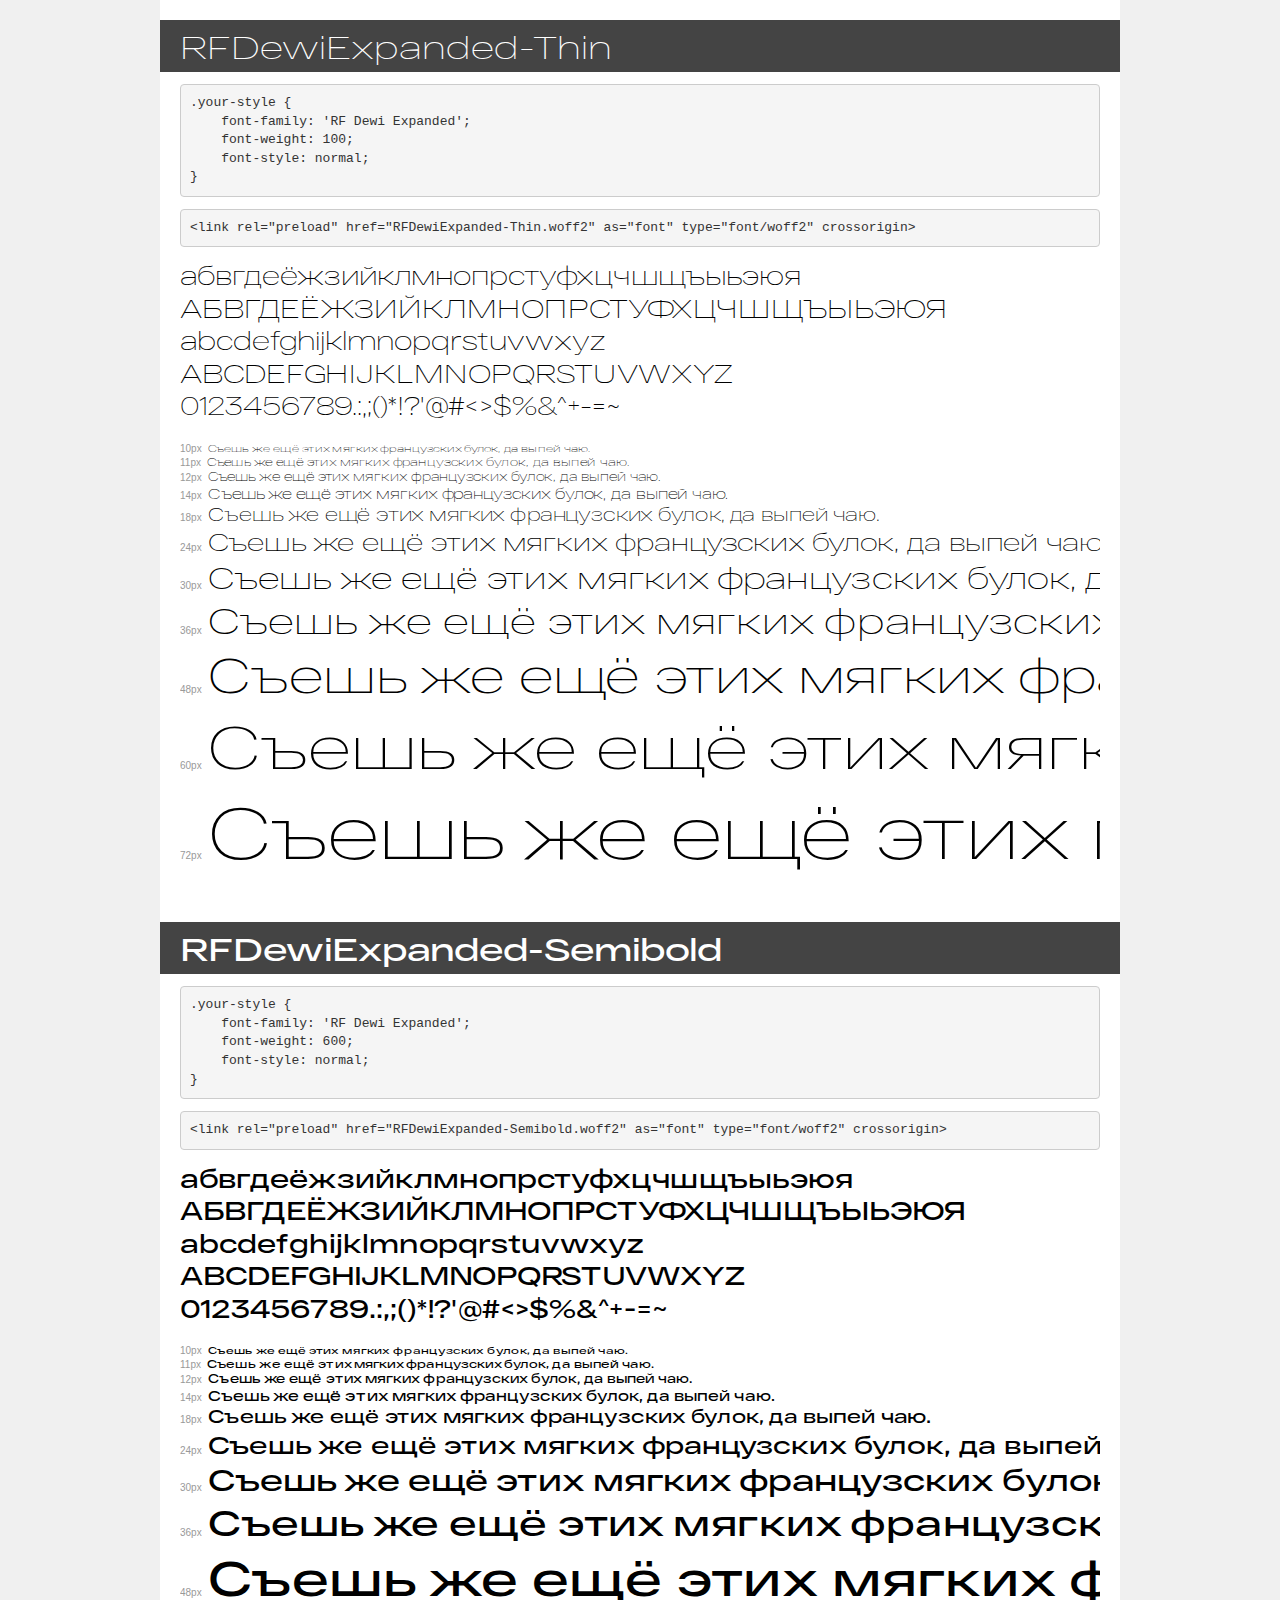
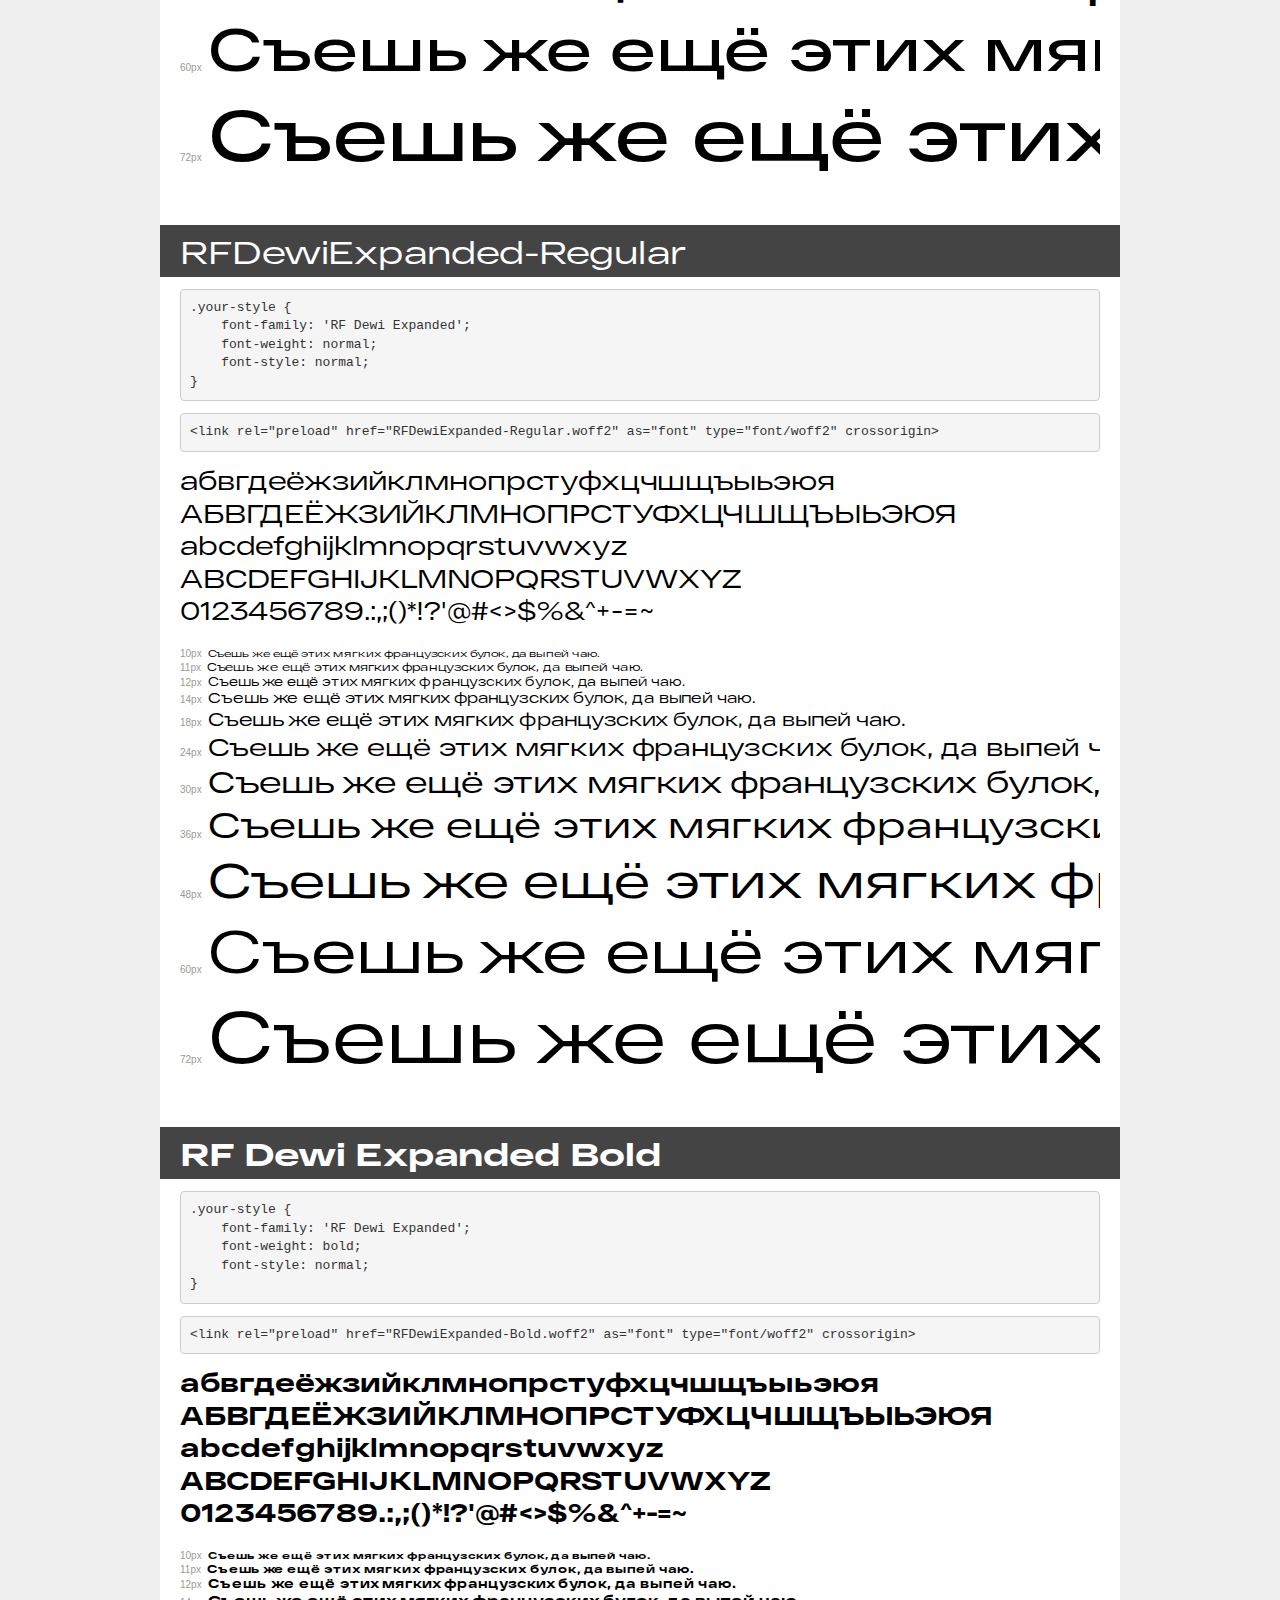
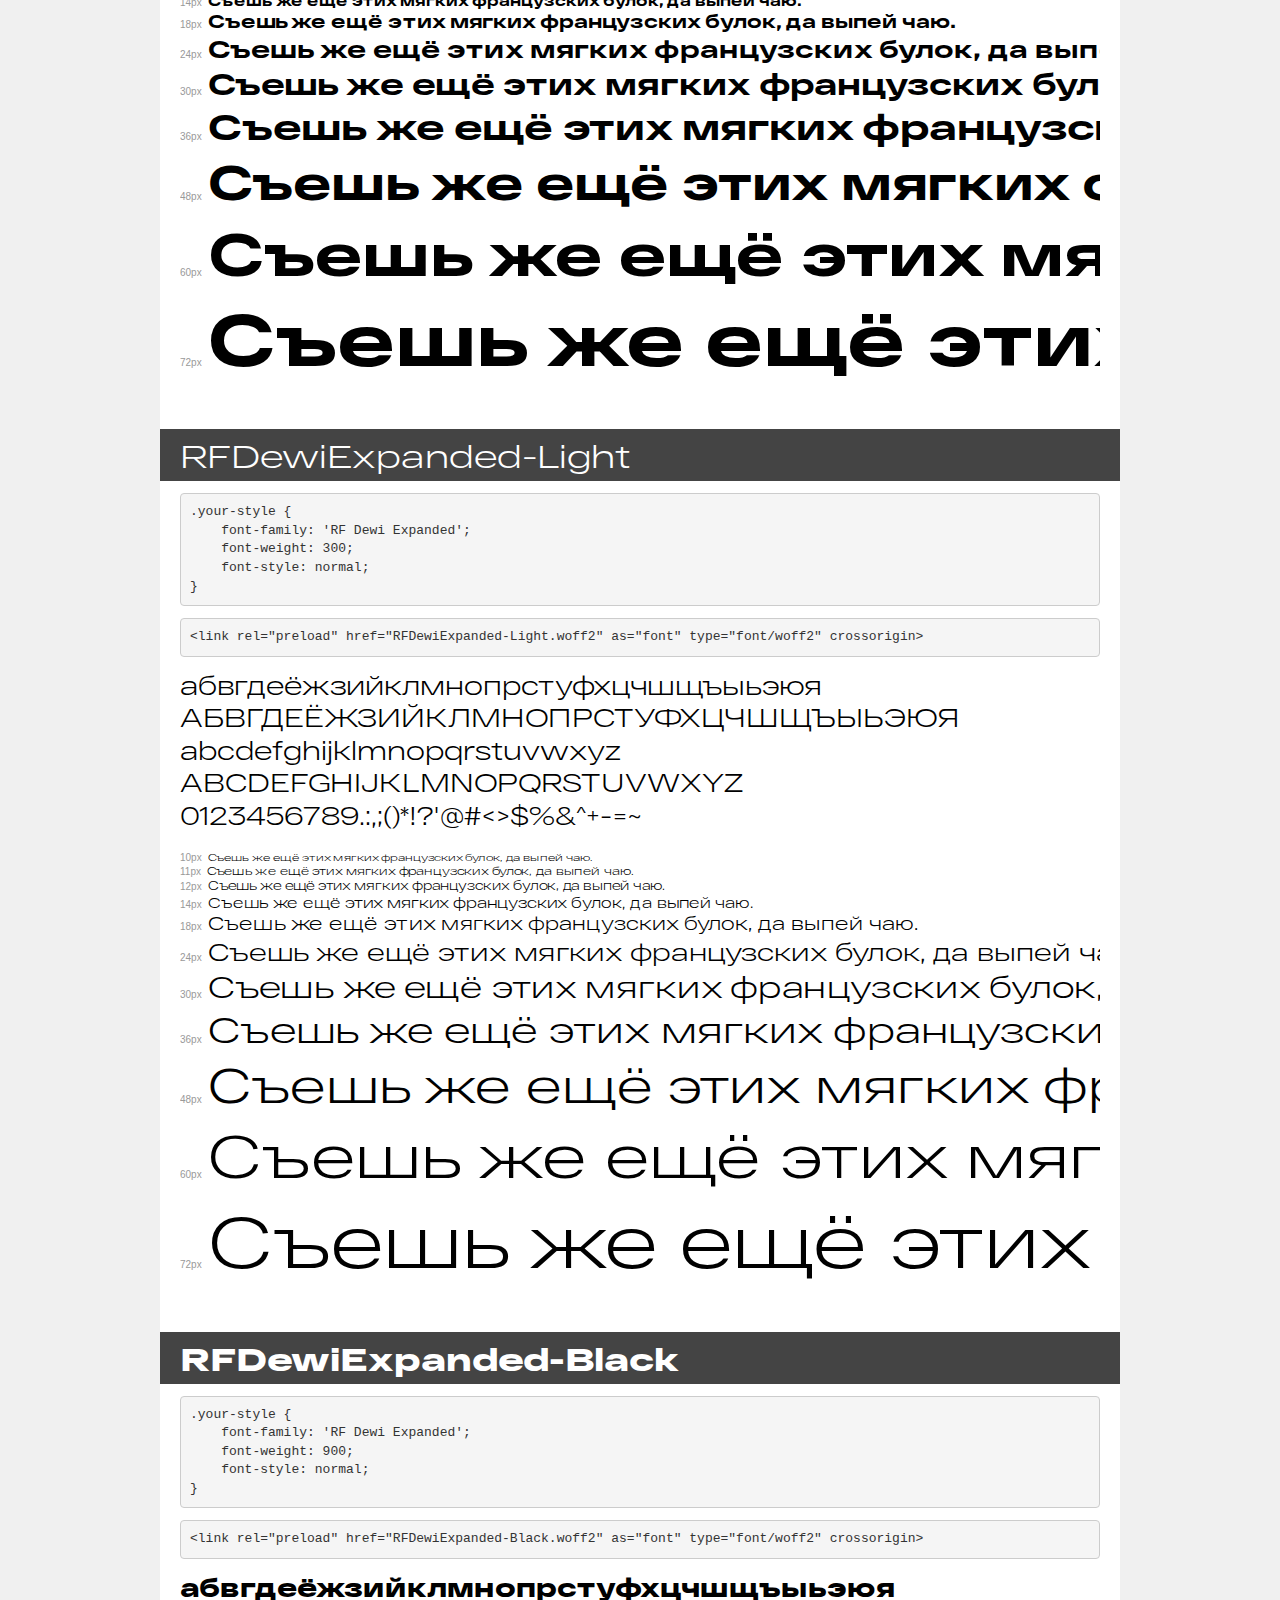
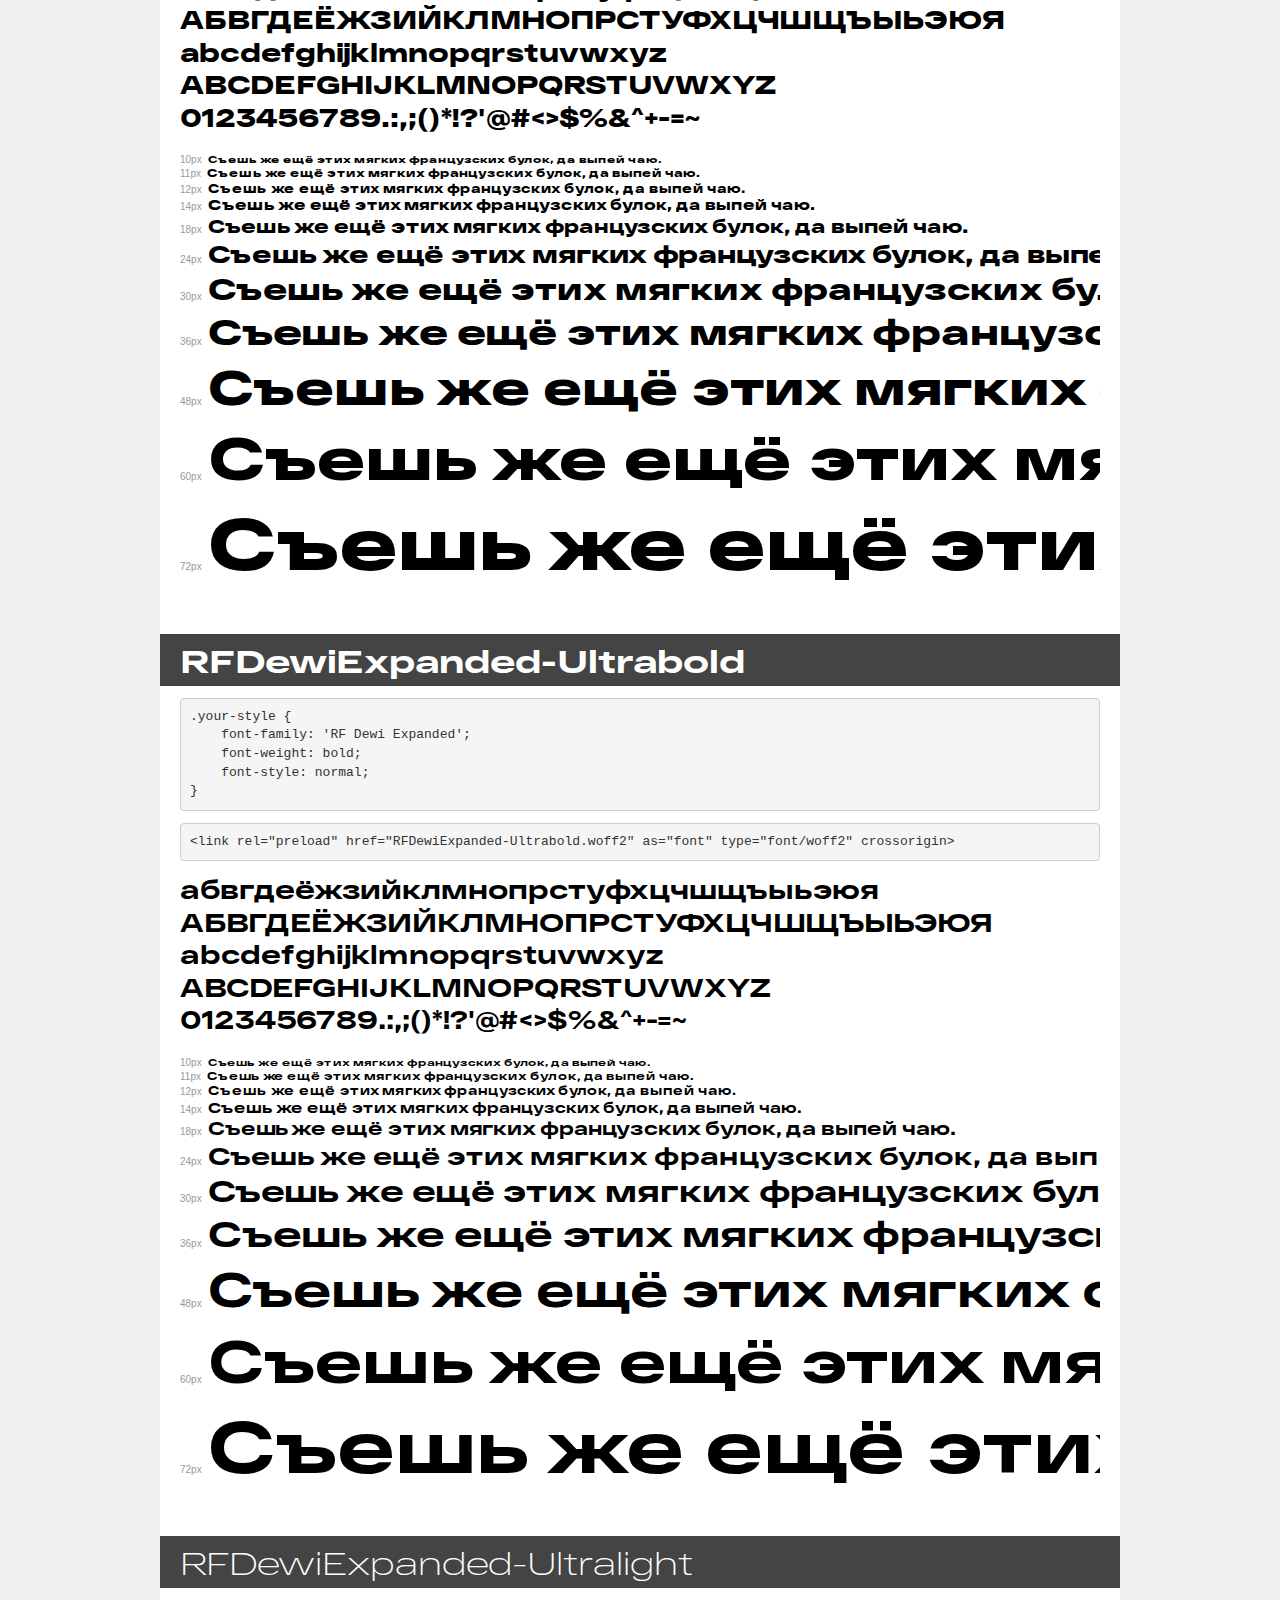
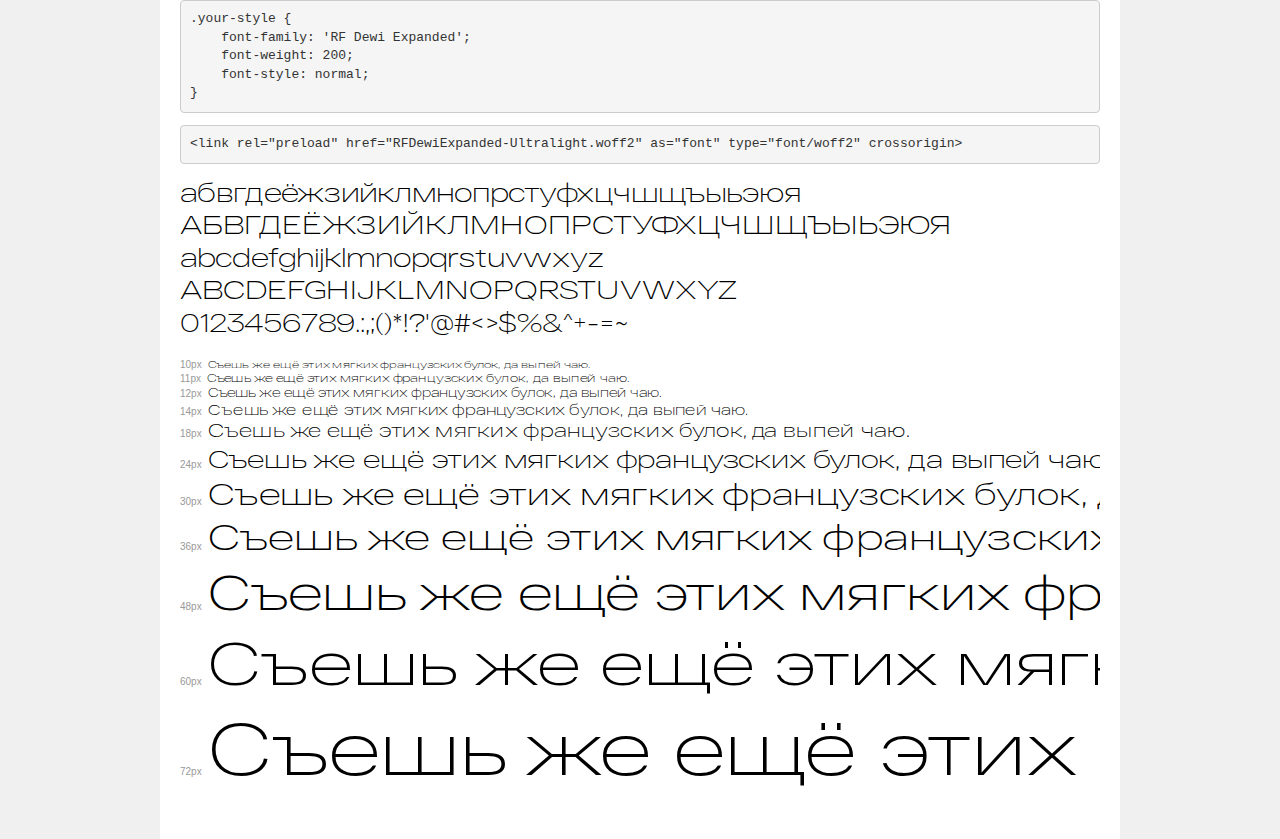
<file: fonts/demo.html>
<!DOCTYPE html>
<html lang="en">
<head>
    <meta charset="utf-8">
    <meta http-equiv="X-UA-Compatible" content="IE=edge">
    <meta name="viewport" content="width=device-width, initial-scale=1">
    <meta name="robots" content="noindex, noarchive">
    <meta name="format-detection" content="telephone=no">
    <title>Transfonter demo</title>
    <link href="stylesheet.css" rel="stylesheet">
    <style>
        /*
        http://meyerweb.com/eric/tools/css/reset/
        v2.0 | 20110126
        License: none (public domain)
        */
        html, body, div, span, applet, object, iframe,
        h1, h2, h3, h4, h5, h6, p, blockquote, pre,
        a, abbr, acronym, address, big, cite, code,
        del, dfn, em, img, ins, kbd, q, s, samp,
        small, strike, strong, sub, sup, tt, var,
        b, u, i, center,
        dl, dt, dd, ol, ul, li,
        fieldset, form, label, legend,
        table, caption, tbody, tfoot, thead, tr, th, td,
        article, aside, canvas, details, embed,
        figure, figcaption, footer, header, hgroup,
        menu, nav, output, ruby, section, summary,
        time, mark, audio, video {
            margin: 0;
            padding: 0;
            border: 0;
            font-size: 100%;
            font: inherit;
            vertical-align: baseline;
        }
        /* HTML5 display-role reset for older browsers */
        article, aside, details, figcaption, figure,
        footer, header, hgroup, menu, nav, section {
            display: block;
        }
        body {
            line-height: 1;
        }
        ol, ul {
            list-style: none;
        }
        blockquote, q {
            quotes: none;
        }
        blockquote:before, blockquote:after,
        q:before, q:after {
            content: '';
            content: none;
        }
        table {
            border-collapse: collapse;
            border-spacing: 0;
        }
        /* demo styles */
        body {
            background: #f0f0f0;
            color: #000;
        }
        .page {
            background: #fff;
            width: 920px;
            margin: 0 auto;
            padding: 20px 20px 0 20px;
            overflow: hidden;
        }
        .font-container {
            overflow-x: auto;
            overflow-y: hidden;
            margin-bottom: 40px;
            line-height: 1.3;
            white-space: nowrap;
            padding-bottom: 5px;
        }
        h1 {
            position: relative;
            background: #444;
            font-size: 32px;
            color: #fff;
            padding: 10px 20px;
            margin: 0 -20px 12px -20px;
        }
        .letters {
            font-size: 25px;
            margin-bottom: 20px;
        }
        .s10:before {
            content: '10px';
        }
        .s11:before {
            content: '11px';
        }
        .s12:before {
            content: '12px';
        }
        .s14:before {
            content: '14px';
        }
        .s18:before {
            content: '18px';
        }
        .s24:before {
            content: '24px';
        }
        .s30:before {
            content: '30px';
        }
        .s36:before {
            content: '36px';
        }
        .s48:before {
            content: '48px';
        }
        .s60:before {
            content: '60px';
        }
        .s72:before {
            content: '72px';
        }
        .s10:before, .s11:before, .s12:before, .s14:before,
        .s18:before, .s24:before, .s30:before, .s36:before,
        .s48:before, .s60:before, .s72:before {
            font-family: Arial, sans-serif;
            font-size: 10px;
            font-weight: normal;
            font-style: normal;
            color: #999;
            padding-right: 6px;
        }
        pre {
            display: block;
            padding: 9px;
            margin: 0 0 12px;
            font-family: Monaco, Menlo, Consolas, "Courier New", monospace;
            font-size: 13px;
            line-height: 1.428571429;
            color: #333;
            font-weight: normal;
            font-style: normal;
            background-color: #f5f5f5;
            border: 1px solid #ccc;
            overflow-x: auto;
            border-radius: 4px;
        }
        /* responsive */
        @media (max-width: 959px) {
            .page {
                width: auto;
                margin: 0;
            }
        }
    </style>
</head>
<body>
<div class="page">
    <div class="demo">
        <h1 style="font-family: 'RF Dewi Expanded'; font-weight: 100; font-style: normal;">RFDewiExpanded-Thin</h1>
        <pre title="Usage">.your-style {
    font-family: 'RF Dewi Expanded';
    font-weight: 100;
    font-style: normal;
}</pre>
        <pre title="Preload (optional)">
&lt;link rel=&quot;preload&quot; href=&quot;RFDewiExpanded-Thin.woff2&quot; as=&quot;font&quot; type=&quot;font/woff2&quot; crossorigin&gt;</pre>
        <div class="font-container" style="font-family: 'RF Dewi Expanded'; font-weight: 100; font-style: normal;">
            <p class="letters">
                абвгдеёжзийклмнопрстуфхцчшщъыьэюя<br>
АБВГДЕЁЖЗИЙКЛМНОПРСТУФХЦЧШЩЪЫЬЭЮЯ<br>
abcdefghijklmnopqrstuvwxyz<br>
ABCDEFGHIJKLMNOPQRSTUVWXYZ<br>
                0123456789.:,;()*!?'@#&lt;&gt;$%&^+-=~
            </p>
            <p class="s10" style="font-size: 10px;">Съешь же ещё этих мягких французских булок, да выпей чаю.</p>
            <p class="s11" style="font-size: 11px;">Съешь же ещё этих мягких французских булок, да выпей чаю.</p>
            <p class="s12" style="font-size: 12px;">Съешь же ещё этих мягких французских булок, да выпей чаю.</p>
            <p class="s14" style="font-size: 14px;">Съешь же ещё этих мягких французских булок, да выпей чаю.</p>
            <p class="s18" style="font-size: 18px;">Съешь же ещё этих мягких французских булок, да выпей чаю.</p>
            <p class="s24" style="font-size: 24px;">Съешь же ещё этих мягких французских булок, да выпей чаю.</p>
            <p class="s30" style="font-size: 30px;">Съешь же ещё этих мягких французских булок, да выпей чаю.</p>
            <p class="s36" style="font-size: 36px;">Съешь же ещё этих мягких французских булок, да выпей чаю.</p>
            <p class="s48" style="font-size: 48px;">Съешь же ещё этих мягких французских булок, да выпей чаю.</p>
            <p class="s60" style="font-size: 60px;">Съешь же ещё этих мягких французских булок, да выпей чаю.</p>
            <p class="s72" style="font-size: 72px;">Съешь же ещё этих мягких французских булок, да выпей чаю.</p>
        </div>
    </div>

    <div class="demo">
        <h1 style="font-family: 'RF Dewi Expanded'; font-weight: 600; font-style: normal;">RFDewiExpanded-Semibold</h1>
        <pre title="Usage">.your-style {
    font-family: 'RF Dewi Expanded';
    font-weight: 600;
    font-style: normal;
}</pre>
        <pre title="Preload (optional)">
&lt;link rel=&quot;preload&quot; href=&quot;RFDewiExpanded-Semibold.woff2&quot; as=&quot;font&quot; type=&quot;font/woff2&quot; crossorigin&gt;</pre>
        <div class="font-container" style="font-family: 'RF Dewi Expanded'; font-weight: 600; font-style: normal;">
            <p class="letters">
                абвгдеёжзийклмнопрстуфхцчшщъыьэюя<br>
АБВГДЕЁЖЗИЙКЛМНОПРСТУФХЦЧШЩЪЫЬЭЮЯ<br>
abcdefghijklmnopqrstuvwxyz<br>
ABCDEFGHIJKLMNOPQRSTUVWXYZ<br>
                0123456789.:,;()*!?'@#&lt;&gt;$%&^+-=~
            </p>
            <p class="s10" style="font-size: 10px;">Съешь же ещё этих мягких французских булок, да выпей чаю.</p>
            <p class="s11" style="font-size: 11px;">Съешь же ещё этих мягких французских булок, да выпей чаю.</p>
            <p class="s12" style="font-size: 12px;">Съешь же ещё этих мягких французских булок, да выпей чаю.</p>
            <p class="s14" style="font-size: 14px;">Съешь же ещё этих мягких французских булок, да выпей чаю.</p>
            <p class="s18" style="font-size: 18px;">Съешь же ещё этих мягких французских булок, да выпей чаю.</p>
            <p class="s24" style="font-size: 24px;">Съешь же ещё этих мягких французских булок, да выпей чаю.</p>
            <p class="s30" style="font-size: 30px;">Съешь же ещё этих мягких французских булок, да выпей чаю.</p>
            <p class="s36" style="font-size: 36px;">Съешь же ещё этих мягких французских булок, да выпей чаю.</p>
            <p class="s48" style="font-size: 48px;">Съешь же ещё этих мягких французских булок, да выпей чаю.</p>
            <p class="s60" style="font-size: 60px;">Съешь же ещё этих мягких французских булок, да выпей чаю.</p>
            <p class="s72" style="font-size: 72px;">Съешь же ещё этих мягких французских булок, да выпей чаю.</p>
        </div>
    </div>

    <div class="demo">
        <h1 style="font-family: 'RF Dewi Expanded'; font-weight: normal; font-style: normal;">RFDewiExpanded-Regular</h1>
        <pre title="Usage">.your-style {
    font-family: 'RF Dewi Expanded';
    font-weight: normal;
    font-style: normal;
}</pre>
        <pre title="Preload (optional)">
&lt;link rel=&quot;preload&quot; href=&quot;RFDewiExpanded-Regular.woff2&quot; as=&quot;font&quot; type=&quot;font/woff2&quot; crossorigin&gt;</pre>
        <div class="font-container" style="font-family: 'RF Dewi Expanded'; font-weight: normal; font-style: normal;">
            <p class="letters">
                абвгдеёжзийклмнопрстуфхцчшщъыьэюя<br>
АБВГДЕЁЖЗИЙКЛМНОПРСТУФХЦЧШЩЪЫЬЭЮЯ<br>
abcdefghijklmnopqrstuvwxyz<br>
ABCDEFGHIJKLMNOPQRSTUVWXYZ<br>
                0123456789.:,;()*!?'@#&lt;&gt;$%&^+-=~
            </p>
            <p class="s10" style="font-size: 10px;">Съешь же ещё этих мягких французских булок, да выпей чаю.</p>
            <p class="s11" style="font-size: 11px;">Съешь же ещё этих мягких французских булок, да выпей чаю.</p>
            <p class="s12" style="font-size: 12px;">Съешь же ещё этих мягких французских булок, да выпей чаю.</p>
            <p class="s14" style="font-size: 14px;">Съешь же ещё этих мягких французских булок, да выпей чаю.</p>
            <p class="s18" style="font-size: 18px;">Съешь же ещё этих мягких французских булок, да выпей чаю.</p>
            <p class="s24" style="font-size: 24px;">Съешь же ещё этих мягких французских булок, да выпей чаю.</p>
            <p class="s30" style="font-size: 30px;">Съешь же ещё этих мягких французских булок, да выпей чаю.</p>
            <p class="s36" style="font-size: 36px;">Съешь же ещё этих мягких французских булок, да выпей чаю.</p>
            <p class="s48" style="font-size: 48px;">Съешь же ещё этих мягких французских булок, да выпей чаю.</p>
            <p class="s60" style="font-size: 60px;">Съешь же ещё этих мягких французских булок, да выпей чаю.</p>
            <p class="s72" style="font-size: 72px;">Съешь же ещё этих мягких французских булок, да выпей чаю.</p>
        </div>
    </div>

    <div class="demo">
        <h1 style="font-family: 'RF Dewi Expanded'; font-weight: bold; font-style: normal;">RF Dewi Expanded Bold</h1>
        <pre title="Usage">.your-style {
    font-family: 'RF Dewi Expanded';
    font-weight: bold;
    font-style: normal;
}</pre>
        <pre title="Preload (optional)">
&lt;link rel=&quot;preload&quot; href=&quot;RFDewiExpanded-Bold.woff2&quot; as=&quot;font&quot; type=&quot;font/woff2&quot; crossorigin&gt;</pre>
        <div class="font-container" style="font-family: 'RF Dewi Expanded'; font-weight: bold; font-style: normal;">
            <p class="letters">
                абвгдеёжзийклмнопрстуфхцчшщъыьэюя<br>
АБВГДЕЁЖЗИЙКЛМНОПРСТУФХЦЧШЩЪЫЬЭЮЯ<br>
abcdefghijklmnopqrstuvwxyz<br>
ABCDEFGHIJKLMNOPQRSTUVWXYZ<br>
                0123456789.:,;()*!?'@#&lt;&gt;$%&^+-=~
            </p>
            <p class="s10" style="font-size: 10px;">Съешь же ещё этих мягких французских булок, да выпей чаю.</p>
            <p class="s11" style="font-size: 11px;">Съешь же ещё этих мягких французских булок, да выпей чаю.</p>
            <p class="s12" style="font-size: 12px;">Съешь же ещё этих мягких французских булок, да выпей чаю.</p>
            <p class="s14" style="font-size: 14px;">Съешь же ещё этих мягких французских булок, да выпей чаю.</p>
            <p class="s18" style="font-size: 18px;">Съешь же ещё этих мягких французских булок, да выпей чаю.</p>
            <p class="s24" style="font-size: 24px;">Съешь же ещё этих мягких французских булок, да выпей чаю.</p>
            <p class="s30" style="font-size: 30px;">Съешь же ещё этих мягких французских булок, да выпей чаю.</p>
            <p class="s36" style="font-size: 36px;">Съешь же ещё этих мягких французских булок, да выпей чаю.</p>
            <p class="s48" style="font-size: 48px;">Съешь же ещё этих мягких французских булок, да выпей чаю.</p>
            <p class="s60" style="font-size: 60px;">Съешь же ещё этих мягких французских булок, да выпей чаю.</p>
            <p class="s72" style="font-size: 72px;">Съешь же ещё этих мягких французских булок, да выпей чаю.</p>
        </div>
    </div>

    <div class="demo">
        <h1 style="font-family: 'RF Dewi Expanded'; font-weight: 300; font-style: normal;">RFDewiExpanded-Light</h1>
        <pre title="Usage">.your-style {
    font-family: 'RF Dewi Expanded';
    font-weight: 300;
    font-style: normal;
}</pre>
        <pre title="Preload (optional)">
&lt;link rel=&quot;preload&quot; href=&quot;RFDewiExpanded-Light.woff2&quot; as=&quot;font&quot; type=&quot;font/woff2&quot; crossorigin&gt;</pre>
        <div class="font-container" style="font-family: 'RF Dewi Expanded'; font-weight: 300; font-style: normal;">
            <p class="letters">
                абвгдеёжзийклмнопрстуфхцчшщъыьэюя<br>
АБВГДЕЁЖЗИЙКЛМНОПРСТУФХЦЧШЩЪЫЬЭЮЯ<br>
abcdefghijklmnopqrstuvwxyz<br>
ABCDEFGHIJKLMNOPQRSTUVWXYZ<br>
                0123456789.:,;()*!?'@#&lt;&gt;$%&^+-=~
            </p>
            <p class="s10" style="font-size: 10px;">Съешь же ещё этих мягких французских булок, да выпей чаю.</p>
            <p class="s11" style="font-size: 11px;">Съешь же ещё этих мягких французских булок, да выпей чаю.</p>
            <p class="s12" style="font-size: 12px;">Съешь же ещё этих мягких французских булок, да выпей чаю.</p>
            <p class="s14" style="font-size: 14px;">Съешь же ещё этих мягких французских булок, да выпей чаю.</p>
            <p class="s18" style="font-size: 18px;">Съешь же ещё этих мягких французских булок, да выпей чаю.</p>
            <p class="s24" style="font-size: 24px;">Съешь же ещё этих мягких французских булок, да выпей чаю.</p>
            <p class="s30" style="font-size: 30px;">Съешь же ещё этих мягких французских булок, да выпей чаю.</p>
            <p class="s36" style="font-size: 36px;">Съешь же ещё этих мягких французских булок, да выпей чаю.</p>
            <p class="s48" style="font-size: 48px;">Съешь же ещё этих мягких французских булок, да выпей чаю.</p>
            <p class="s60" style="font-size: 60px;">Съешь же ещё этих мягких французских булок, да выпей чаю.</p>
            <p class="s72" style="font-size: 72px;">Съешь же ещё этих мягких французских булок, да выпей чаю.</p>
        </div>
    </div>

    <div class="demo">
        <h1 style="font-family: 'RF Dewi Expanded'; font-weight: 900; font-style: normal;">RFDewiExpanded-Black</h1>
        <pre title="Usage">.your-style {
    font-family: 'RF Dewi Expanded';
    font-weight: 900;
    font-style: normal;
}</pre>
        <pre title="Preload (optional)">
&lt;link rel=&quot;preload&quot; href=&quot;RFDewiExpanded-Black.woff2&quot; as=&quot;font&quot; type=&quot;font/woff2&quot; crossorigin&gt;</pre>
        <div class="font-container" style="font-family: 'RF Dewi Expanded'; font-weight: 900; font-style: normal;">
            <p class="letters">
                абвгдеёжзийклмнопрстуфхцчшщъыьэюя<br>
АБВГДЕЁЖЗИЙКЛМНОПРСТУФХЦЧШЩЪЫЬЭЮЯ<br>
abcdefghijklmnopqrstuvwxyz<br>
ABCDEFGHIJKLMNOPQRSTUVWXYZ<br>
                0123456789.:,;()*!?'@#&lt;&gt;$%&^+-=~
            </p>
            <p class="s10" style="font-size: 10px;">Съешь же ещё этих мягких французских булок, да выпей чаю.</p>
            <p class="s11" style="font-size: 11px;">Съешь же ещё этих мягких французских булок, да выпей чаю.</p>
            <p class="s12" style="font-size: 12px;">Съешь же ещё этих мягких французских булок, да выпей чаю.</p>
            <p class="s14" style="font-size: 14px;">Съешь же ещё этих мягких французских булок, да выпей чаю.</p>
            <p class="s18" style="font-size: 18px;">Съешь же ещё этих мягких французских булок, да выпей чаю.</p>
            <p class="s24" style="font-size: 24px;">Съешь же ещё этих мягких французских булок, да выпей чаю.</p>
            <p class="s30" style="font-size: 30px;">Съешь же ещё этих мягких французских булок, да выпей чаю.</p>
            <p class="s36" style="font-size: 36px;">Съешь же ещё этих мягких французских булок, да выпей чаю.</p>
            <p class="s48" style="font-size: 48px;">Съешь же ещё этих мягких французских булок, да выпей чаю.</p>
            <p class="s60" style="font-size: 60px;">Съешь же ещё этих мягких французских булок, да выпей чаю.</p>
            <p class="s72" style="font-size: 72px;">Съешь же ещё этих мягких французских булок, да выпей чаю.</p>
        </div>
    </div>

    <div class="demo">
        <h1 style="font-family: 'RF Dewi Expanded'; font-weight: bold; font-style: normal;">RFDewiExpanded-Ultrabold</h1>
        <pre title="Usage">.your-style {
    font-family: 'RF Dewi Expanded';
    font-weight: bold;
    font-style: normal;
}</pre>
        <pre title="Preload (optional)">
&lt;link rel=&quot;preload&quot; href=&quot;RFDewiExpanded-Ultrabold.woff2&quot; as=&quot;font&quot; type=&quot;font/woff2&quot; crossorigin&gt;</pre>
        <div class="font-container" style="font-family: 'RF Dewi Expanded'; font-weight: bold; font-style: normal;">
            <p class="letters">
                абвгдеёжзийклмнопрстуфхцчшщъыьэюя<br>
АБВГДЕЁЖЗИЙКЛМНОПРСТУФХЦЧШЩЪЫЬЭЮЯ<br>
abcdefghijklmnopqrstuvwxyz<br>
ABCDEFGHIJKLMNOPQRSTUVWXYZ<br>
                0123456789.:,;()*!?'@#&lt;&gt;$%&^+-=~
            </p>
            <p class="s10" style="font-size: 10px;">Съешь же ещё этих мягких французских булок, да выпей чаю.</p>
            <p class="s11" style="font-size: 11px;">Съешь же ещё этих мягких французских булок, да выпей чаю.</p>
            <p class="s12" style="font-size: 12px;">Съешь же ещё этих мягких французских булок, да выпей чаю.</p>
            <p class="s14" style="font-size: 14px;">Съешь же ещё этих мягких французских булок, да выпей чаю.</p>
            <p class="s18" style="font-size: 18px;">Съешь же ещё этих мягких французских булок, да выпей чаю.</p>
            <p class="s24" style="font-size: 24px;">Съешь же ещё этих мягких французских булок, да выпей чаю.</p>
            <p class="s30" style="font-size: 30px;">Съешь же ещё этих мягких французских булок, да выпей чаю.</p>
            <p class="s36" style="font-size: 36px;">Съешь же ещё этих мягких французских булок, да выпей чаю.</p>
            <p class="s48" style="font-size: 48px;">Съешь же ещё этих мягких французских булок, да выпей чаю.</p>
            <p class="s60" style="font-size: 60px;">Съешь же ещё этих мягких французских булок, да выпей чаю.</p>
            <p class="s72" style="font-size: 72px;">Съешь же ещё этих мягких французских булок, да выпей чаю.</p>
        </div>
    </div>

    <div class="demo">
        <h1 style="font-family: 'RF Dewi Expanded'; font-weight: 200; font-style: normal;">RFDewiExpanded-Ultralight</h1>
        <pre title="Usage">.your-style {
    font-family: 'RF Dewi Expanded';
    font-weight: 200;
    font-style: normal;
}</pre>
        <pre title="Preload (optional)">
&lt;link rel=&quot;preload&quot; href=&quot;RFDewiExpanded-Ultralight.woff2&quot; as=&quot;font&quot; type=&quot;font/woff2&quot; crossorigin&gt;</pre>
        <div class="font-container" style="font-family: 'RF Dewi Expanded'; font-weight: 200; font-style: normal;">
            <p class="letters">
                абвгдеёжзийклмнопрстуфхцчшщъыьэюя<br>
АБВГДЕЁЖЗИЙКЛМНОПРСТУФХЦЧШЩЪЫЬЭЮЯ<br>
abcdefghijklmnopqrstuvwxyz<br>
ABCDEFGHIJKLMNOPQRSTUVWXYZ<br>
                0123456789.:,;()*!?'@#&lt;&gt;$%&^+-=~
            </p>
            <p class="s10" style="font-size: 10px;">Съешь же ещё этих мягких французских булок, да выпей чаю.</p>
            <p class="s11" style="font-size: 11px;">Съешь же ещё этих мягких французских булок, да выпей чаю.</p>
            <p class="s12" style="font-size: 12px;">Съешь же ещё этих мягких французских булок, да выпей чаю.</p>
            <p class="s14" style="font-size: 14px;">Съешь же ещё этих мягких французских булок, да выпей чаю.</p>
            <p class="s18" style="font-size: 18px;">Съешь же ещё этих мягких французских булок, да выпей чаю.</p>
            <p class="s24" style="font-size: 24px;">Съешь же ещё этих мягких французских булок, да выпей чаю.</p>
            <p class="s30" style="font-size: 30px;">Съешь же ещё этих мягких французских булок, да выпей чаю.</p>
            <p class="s36" style="font-size: 36px;">Съешь же ещё этих мягких французских булок, да выпей чаю.</p>
            <p class="s48" style="font-size: 48px;">Съешь же ещё этих мягких французских булок, да выпей чаю.</p>
            <p class="s60" style="font-size: 60px;">Съешь же ещё этих мягких французских булок, да выпей чаю.</p>
            <p class="s72" style="font-size: 72px;">Съешь же ещё этих мягких французских булок, да выпей чаю.</p>
        </div>
    </div>

</div>
</body>
</html>
</file>
<file: fonts/stylesheet.css>
@font-face {
    font-family: 'RF Dewi Expanded';
    src: url('RFDewiExpanded-Thin.woff2') format('woff2'),
        url('RFDewiExpanded-Thin.woff') format('woff');
    font-weight: 100;
    font-style: normal;
    font-display: swap;
}

@font-face {
    font-family: 'RF Dewi Expanded';
    src: url('RFDewiExpanded-Semibold.woff2') format('woff2'),
        url('RFDewiExpanded-Semibold.woff') format('woff');
    font-weight: 600;
    font-style: normal;
    font-display: swap;
}

@font-face {
    font-family: 'RF Dewi Expanded';
    src: url('RFDewiExpanded-Regular.woff2') format('woff2'),
        url('RFDewiExpanded-Regular.woff') format('woff');
    font-weight: normal;
    font-style: normal;
    font-display: swap;
}

@font-face {
    font-family: 'RF Dewi Expanded';
    src: url('RFDewiExpanded-Bold.woff2') format('woff2'),
        url('RFDewiExpanded-Bold.woff') format('woff');
    font-weight: bold;
    font-style: normal;
    font-display: swap;
}

@font-face {
    font-family: 'RF Dewi Expanded';
    src: url('RFDewiExpanded-Light.woff2') format('woff2'),
        url('RFDewiExpanded-Light.woff') format('woff');
    font-weight: 300;
    font-style: normal;
    font-display: swap;
}

@font-face {
    font-family: 'RF Dewi Expanded';
    src: url('RFDewiExpanded-Black.woff2') format('woff2'),
        url('RFDewiExpanded-Black.woff') format('woff');
    font-weight: 900;
    font-style: normal;
    font-display: swap;
}

@font-face {
    font-family: 'RF Dewi Expanded';
    src: url('RFDewiExpanded-Ultrabold.woff2') format('woff2'),
        url('RFDewiExpanded-Ultrabold.woff') format('woff');
    font-weight: bold;
    font-style: normal;
    font-display: swap;
}

@font-face {
    font-family: 'RF Dewi Expanded';
    src: url('RFDewiExpanded-Ultralight.woff2') format('woff2'),
        url('RFDewiExpanded-Ultralight.woff') format('woff');
    font-weight: 200;
    font-style: normal;
    font-display: swap;
}
</file>
<file: styles/libs.min.css>
@font-face{font-family:'RF Dewi Expanded';src:url(RFDewiExpanded-Thin.woff2) format('woff2'),url(RFDewiExpanded-Thin.woff) format('woff');font-weight:100;font-style:normal;font-display:swap}@font-face{font-family:'RF Dewi Expanded';src:url(RFDewiExpanded-Semibold.woff2) format('woff2'),url(RFDewiExpanded-Semibold.woff) format('woff');font-weight:600;font-style:normal;font-display:swap}@font-face{font-family:'RF Dewi Expanded';src:url(RFDewiExpanded-Regular.woff2) format('woff2'),url(RFDewiExpanded-Regular.woff) format('woff');font-weight:400;font-style:normal;font-display:swap}@font-face{font-family:'RF Dewi Expanded';src:url(RFDewiExpanded-Bold.woff2) format('woff2'),url(RFDewiExpanded-Bold.woff) format('woff');font-weight:700;font-style:normal;font-display:swap}@font-face{font-family:'RF Dewi Expanded';src:url(RFDewiExpanded-Light.woff2) format('woff2'),url(RFDewiExpanded-Light.woff) format('woff');font-weight:300;font-style:normal;font-display:swap}@font-face{font-family:'RF Dewi Expanded';src:url(RFDewiExpanded-Black.woff2) format('woff2'),url(RFDewiExpanded-Black.woff) format('woff');font-weight:900;font-style:normal;font-display:swap}@font-face{font-family:'RF Dewi Expanded';src:url(RFDewiExpanded-Ultrabold.woff2) format('woff2'),url(RFDewiExpanded-Ultrabold.woff) format('woff');font-weight:700;font-style:normal;font-display:swap}@font-face{font-family:'RF Dewi Expanded';src:url(RFDewiExpanded-Ultralight.woff2) format('woff2'),url(RFDewiExpanded-Ultralight.woff) format('woff');font-weight:200;font-style:normal;font-display:swap}
.choices{position:relative;overflow:hidden;margin-bottom:24px;font-size:16px}.choices:focus{outline:0}.choices:last-child{margin-bottom:0}.choices.is-open{overflow:visible}.choices.is-disabled .choices__inner,.choices.is-disabled .choices__input{background-color:#eaeaea;cursor:not-allowed;-webkit-user-select:none;user-select:none}.choices.is-disabled .choices__item{cursor:not-allowed}.choices [hidden]{display:none!important}.choices[data-type*=select-one]{cursor:pointer}.choices[data-type*=select-one] .choices__inner{padding-bottom:7.5px}.choices[data-type*=select-one] .choices__input{display:block;width:100%;padding:10px;border-bottom:1px solid #ddd;background-color:#fff;margin:0}.choices[data-type*=select-one] .choices__button{background-image:url([data-uri]);padding:0;background-size:8px;position:absolute;top:50%;right:0;margin-top:-10px;margin-right:25px;height:20px;width:20px;border-radius:10em;opacity:.25}.choices[data-type*=select-one] .choices__button:focus,.choices[data-type*=select-one] .choices__button:hover{opacity:1}.choices[data-type*=select-one] .choices__button:focus{box-shadow:0 0 0 2px #00bcd4}.choices[data-type*=select-one] .choices__item[data-value=""] .choices__button{display:none}.choices[data-type*=select-one]::after{content:"";height:0;width:0;border-style:solid;border-color:#333 transparent transparent;border-width:5px;position:absolute;right:11.5px;top:50%;margin-top:-2.5px;pointer-events:none}.choices[data-type*=select-one].is-open::after{border-color:transparent transparent #333;margin-top:-7.5px}.choices[data-type*=select-one][dir=rtl]::after{left:11.5px;right:auto}.choices[data-type*=select-one][dir=rtl] .choices__button{right:auto;left:0;margin-left:25px;margin-right:0}.choices[data-type*=select-multiple] .choices__inner,.choices[data-type*=text] .choices__inner{cursor:text}.choices[data-type*=select-multiple] .choices__button,.choices[data-type*=text] .choices__button{position:relative;display:inline-block;margin:0-4px 0 8px;padding-left:16px;border-left:1px solid #008fa1;background-image:url([data-uri]);background-size:8px;width:8px;line-height:1;opacity:.75;border-radius:0}.choices[data-type*=select-multiple] .choices__button:focus,.choices[data-type*=select-multiple] .choices__button:hover,.choices[data-type*=text] .choices__button:focus,.choices[data-type*=text] .choices__button:hover{opacity:1}.choices__inner{display:inline-block;vertical-align:top;width:100%;background-color:#f9f9f9;padding:7.5px 7.5px 3.75px;border:1px solid #ddd;border-radius:2.5px;font-size:14px;min-height:44px;overflow:hidden}.is-focused .choices__inner,.is-open .choices__inner{border-color:#b7b7b7}.is-open .choices__inner{border-radius:2.5px 2.5px 0 0}.is-flipped.is-open .choices__inner{border-radius:0 0 2.5px 2.5px}.choices__list{margin:0;padding-left:0;list-style:none}.choices__list--single{display:inline-block;padding:4px 16px 4px 4px;width:100%}[dir=rtl] .choices__list--single{padding-right:4px;padding-left:16px}.choices__list--single .choices__item{width:100%}.choices__list--multiple{display:inline}.choices__list--multiple .choices__item{display:inline-block;vertical-align:middle;border-radius:20px;padding:4px 10px;font-size:12px;font-weight:500;margin-right:3.75px;margin-bottom:3.75px;background-color:#00bcd4;border:1px solid #00a5bb;color:#fff;word-break:break-all;box-sizing:border-box}.choices__list--multiple .choices__item[data-deletable]{padding-right:5px}[dir=rtl] .choices__list--multiple .choices__item{margin-right:0;margin-left:3.75px}.choices__list--multiple .choices__item.is-highlighted{background-color:#00a5bb;border:1px solid #008fa1}.is-disabled .choices__list--multiple .choices__item{background-color:#aaa;border:1px solid #919191}.choices__list--dropdown,.choices__list[aria-expanded]{visibility:hidden;z-index:1;position:absolute;width:100%;background-color:#fff;border:1px solid #ddd;top:100%;margin-top:-1px;border-bottom-left-radius:2.5px;border-bottom-right-radius:2.5px;overflow:hidden;word-break:break-all;will-change:visibility}.is-active.choices__list--dropdown,.is-active.choices__list[aria-expanded]{visibility:visible}.is-open .choices__list--dropdown,.is-open .choices__list[aria-expanded]{border-color:#b7b7b7}.is-flipped .choices__list--dropdown,.is-flipped .choices__list[aria-expanded]{top:auto;bottom:100%;margin-top:0;margin-bottom:-1px;border-radius:.25rem .25rem 0 0}.choices__list--dropdown .choices__list,.choices__list[aria-expanded] .choices__list{position:relative;max-height:300px;overflow:auto;-webkit-overflow-scrolling:touch;will-change:scroll-position}.choices__list--dropdown .choices__item,.choices__list[aria-expanded] .choices__item{position:relative;padding:10px;font-size:14px}[dir=rtl] .choices__list--dropdown .choices__item,[dir=rtl] .choices__list[aria-expanded] .choices__item{text-align:right}@media (min-width:640px){.choices__list--dropdown .choices__item--selectable,.choices__list[aria-expanded] .choices__item--selectable{padding-right:100px}.choices__list--dropdown .choices__item--selectable::after,.choices__list[aria-expanded] .choices__item--selectable::after{content:attr(data-select-text);font-size:12px;opacity:0;position:absolute;right:10px;top:50%;transform:translateY(-50%)}[dir=rtl] .choices__list--dropdown .choices__item--selectable,[dir=rtl] .choices__list[aria-expanded] .choices__item--selectable{text-align:right;padding-left:100px;padding-right:10px}[dir=rtl] .choices__list--dropdown .choices__item--selectable::after,[dir=rtl] .choices__list[aria-expanded] .choices__item--selectable::after{right:auto;left:10px}}.choices__list--dropdown .choices__item--selectable.is-highlighted,.choices__list[aria-expanded] .choices__item--selectable.is-highlighted{background-color:#f2f2f2}.choices__list--dropdown .choices__item--selectable.is-highlighted::after,.choices__list[aria-expanded] .choices__item--selectable.is-highlighted::after{opacity:.5}.choices__item{cursor:default}.choices__item--selectable{cursor:pointer}.choices__item--disabled{cursor:not-allowed;-webkit-user-select:none;user-select:none;opacity:.5}.choices__heading{font-weight:600;font-size:12px;padding:10px;border-bottom:1px solid #f7f7f7;color:gray}.choices__button{text-indent:-9999px;-webkit-appearance:none;appearance:none;border:0;background-color:transparent;background-repeat:no-repeat;background-position:center;cursor:pointer}.choices__button:focus,.choices__input:focus{outline:0}.choices__input{display:inline-block;vertical-align:baseline;background-color:#f9f9f9;font-size:14px;margin-bottom:5px;border:0;border-radius:0;max-width:100%;padding:4px 0 4px 2px}.choices__input::-webkit-search-cancel-button,.choices__input::-webkit-search-decoration,.choices__input::-webkit-search-results-button,.choices__input::-webkit-search-results-decoration{display:none}.choices__input::-ms-clear,.choices__input::-ms-reveal{display:none;width:0;height:0}[dir=rtl] .choices__input{padding-right:2px;padding-left:0}.choices__placeholder{opacity:.5}
@font-face{font-family:swiper-icons;src:url('data:application/font-woff;charset=utf-8;base64, [base64]//wADZ2x5ZgAAAywAAADMAAAD2MHtryVoZWFkAAABbAAAADAAAAA2E2+eoWhoZWEAAAGcAAAAHwAAACQC9gDzaG10eAAAAigAAAAZAAAArgJkABFsb2NhAAAC0AAAAFoAAABaFQAUGG1heHAAAAG8AAAAHwAAACAAcABAbmFtZQAAA/gAAAE5AAACXvFdBwlwb3N0AAAFNAAAAGIAAACE5s74hXjaY2BkYGAAYpf5Hu/j+W2+MnAzMYDAzaX6QjD6/4//Bxj5GA8AuRwMYGkAPywL13jaY2BkYGA88P8Agx4j+/8fQDYfA1AEBWgDAIB2BOoAeNpjYGRgYNBh4GdgYgABEMnIABJzYNADCQAACWgAsQB42mNgYfzCOIGBlYGB0YcxjYGBwR1Kf2WQZGhhYGBiYGVmgAFGBiQQkOaawtDAoMBQxXjg/wEGPcYDDA4wNUA2CCgwsAAAO4EL6gAAeNpj2M0gyAACqxgGNWBkZ2D4/wMA+xkDdgAAAHjaY2BgYGaAYBkGRgYQiAHyGMF8FgYHIM3DwMHABGQrMOgyWDLEM1T9/w8UBfEMgLzE////P/5//f/V/xv+r4eaAAeMbAxwIUYmIMHEgKYAYjUcsDAwsLKxc3BycfPw8jEQA/[base64]/uznmfPFBNODM2K7MTQ45YEAZqGP81AmGGcF3iPqOop0r1SPTaTbVkfUe4HXj97wYE+yNwWYxwWu4v1ugWHgo3S1XdZEVqWM7ET0cfnLGxWfkgR42o2PvWrDMBSFj/IHLaF0zKjRgdiVMwScNRAoWUoH78Y2icB/yIY09An6AH2Bdu/UB+yxopYshQiEvnvu0dURgDt8QeC8PDw7Fpji3fEA4z/PEJ6YOB5hKh4dj3EvXhxPqH/SKUY3rJ7srZ4FZnh1PMAtPhwP6fl2PMJMPDgeQ4rY8YT6Gzao0eAEA409DuggmTnFnOcSCiEiLMgxCiTI6Cq5DZUd3Qmp10vO0LaLTd2cjN4fOumlc7lUYbSQcZFkutRG7g6JKZKy0RmdLY680CDnEJ+UMkpFFe1RN7nxdVpXrC4aTtnaurOnYercZg2YVmLN/d/gczfEimrE/fs/bOuq29Zmn8tloORaXgZgGa78yO9/cnXm2BpaGvq25Dv9S4E9+5SIc9PqupJKhYFSSl47+Qcr1mYNAAAAeNptw0cKwkAAAMDZJA8Q7OUJvkLsPfZ6zFVERPy8qHh2YER+3i/BP83vIBLLySsoKimrqKqpa2hp6+jq6RsYGhmbmJqZSy0sraxtbO3sHRydnEMU4uR6yx7JJXveP7WrDycAAAAAAAH//wACeNpjYGRgYOABYhkgZgJCZgZNBkYGLQZtIJsFLMYAAAw3ALgAeNolizEKgDAQBCchRbC2sFER0YD6qVQiBCv/H9ezGI6Z5XBAw8CBK/m5iQQVauVbXLnOrMZv2oLdKFa8Pjuru2hJzGabmOSLzNMzvutpB3N42mNgZGBg4GKQYzBhYMxJLMlj4GBgAYow/P/PAJJhLM6sSoWKfWCAAwDAjgbRAAB42mNgYGBkAIIbCZo5IPrmUn0hGA0AO8EFTQAA');font-weight:400;font-style:normal}:root{--swiper-theme-color:#007aff}.swiper{margin-left:auto;margin-right:auto;position:relative;overflow:hidden;list-style:none;padding:0;z-index:1}.swiper-vertical>.swiper-wrapper{flex-direction:column}.swiper-wrapper{position:relative;width:100%;height:100%;z-index:1;display:flex;transition-property:transform;box-sizing:content-box}.swiper-android .swiper-slide,.swiper-wrapper{transform:translate3d(0,0,0)}.swiper-pointer-events{touch-action:pan-y}.swiper-pointer-events.swiper-vertical{touch-action:pan-x}.swiper-slide{flex-shrink:0;width:100%;height:100%;position:relative;transition-property:transform}.swiper-slide-invisible-blank{visibility:hidden}.swiper-autoheight,.swiper-autoheight .swiper-slide{height:auto}.swiper-autoheight .swiper-wrapper{align-items:flex-start;transition-property:transform,height}.swiper-backface-hidden .swiper-slide{transform:translateZ(0);-webkit-backface-visibility:hidden;backface-visibility:hidden}.swiper-3d,.swiper-3d.swiper-css-mode .swiper-wrapper{perspective:1200px}.swiper-3d .swiper-cube-shadow,.swiper-3d .swiper-slide,.swiper-3d .swiper-slide-shadow,.swiper-3d .swiper-slide-shadow-bottom,.swiper-3d .swiper-slide-shadow-left,.swiper-3d .swiper-slide-shadow-right,.swiper-3d .swiper-slide-shadow-top,.swiper-3d .swiper-wrapper{transform-style:preserve-3d}.swiper-3d .swiper-slide-shadow,.swiper-3d .swiper-slide-shadow-bottom,.swiper-3d .swiper-slide-shadow-left,.swiper-3d .swiper-slide-shadow-right,.swiper-3d .swiper-slide-shadow-top{position:absolute;left:0;top:0;width:100%;height:100%;pointer-events:none;z-index:10}.swiper-3d .swiper-slide-shadow{background:rgba(0,0,0,.15)}.swiper-3d .swiper-slide-shadow-left{background-image:linear-gradient(to left,rgba(0,0,0,.5),rgba(0,0,0,0))}.swiper-3d .swiper-slide-shadow-right{background-image:linear-gradient(to right,rgba(0,0,0,.5),rgba(0,0,0,0))}.swiper-3d .swiper-slide-shadow-top{background-image:linear-gradient(to top,rgba(0,0,0,.5),rgba(0,0,0,0))}.swiper-3d .swiper-slide-shadow-bottom{background-image:linear-gradient(to bottom,rgba(0,0,0,.5),rgba(0,0,0,0))}.swiper-css-mode>.swiper-wrapper{overflow:auto;scrollbar-width:none;-ms-overflow-style:none}.swiper-css-mode>.swiper-wrapper::-webkit-scrollbar{display:none}.swiper-css-mode>.swiper-wrapper>.swiper-slide{scroll-snap-align:start start}.swiper-horizontal.swiper-css-mode>.swiper-wrapper{scroll-snap-type:x mandatory}.swiper-vertical.swiper-css-mode>.swiper-wrapper{scroll-snap-type:y mandatory}.swiper-centered>.swiper-wrapper::before{content:'';flex-shrink:0;order:9999}.swiper-centered.swiper-horizontal>.swiper-wrapper>.swiper-slide:first-child{margin-inline-start:var(--swiper-centered-offset-before)}.swiper-centered.swiper-horizontal>.swiper-wrapper::before{height:100%;min-height:1px;width:var(--swiper-centered-offset-after)}.swiper-centered.swiper-vertical>.swiper-wrapper>.swiper-slide:first-child{margin-block-start:var(--swiper-centered-offset-before)}.swiper-centered.swiper-vertical>.swiper-wrapper::before{width:100%;min-width:1px;height:var(--swiper-centered-offset-after)}.swiper-centered>.swiper-wrapper>.swiper-slide{scroll-snap-align:center center}.swiper-virtual .swiper-slide{-webkit-backface-visibility:hidden;transform:translateZ(0)}.swiper-virtual.swiper-css-mode .swiper-wrapper::after{content:'';position:absolute;left:0;top:0;pointer-events:none}.swiper-virtual.swiper-css-mode.swiper-horizontal .swiper-wrapper::after{height:1px;width:var(--swiper-virtual-size)}.swiper-virtual.swiper-css-mode.swiper-vertical .swiper-wrapper::after{width:1px;height:var(--swiper-virtual-size)}:root{--swiper-navigation-size:44px}.swiper-button-next,.swiper-button-prev{position:absolute;top:50%;width:calc(var(--swiper-navigation-size)/ 44 * 27);height:var(--swiper-navigation-size);margin-top:calc(0px - (var(--swiper-navigation-size)/ 2));z-index:10;cursor:pointer;display:flex;align-items:center;justify-content:center;color:var(--swiper-navigation-color,var(--swiper-theme-color))}.swiper-button-next.swiper-button-disabled,.swiper-button-prev.swiper-button-disabled{opacity:.35;cursor:auto;pointer-events:none}.swiper-button-next:after,.swiper-button-prev:after{font-family:swiper-icons;font-size:var(--swiper-navigation-size);text-transform:none!important;letter-spacing:0;text-transform:none;font-variant:initial;line-height:1}.swiper-button-prev,.swiper-rtl .swiper-button-next{left:15px;right:auto}.swiper-button-prev:after,.swiper-rtl .swiper-button-next:after{content:'prev'}.swiper-button-next,.swiper-rtl .swiper-button-prev{right:15px;left:auto}.swiper-button-next:after,.swiper-rtl .swiper-button-prev:after{content:'next'}.swiper-button-lock{display:none}.swiper-pagination{position:absolute;text-align:center;transition:.3s opacity;transform:translate3d(0,0,0);z-index:10}.swiper-pagination.swiper-pagination-hidden{opacity:0}.swiper-horizontal>.swiper-pagination-bullets,.swiper-pagination-bullets.swiper-pagination-horizontal,.swiper-pagination-custom,.swiper-pagination-fraction{bottom:10px;left:0;width:100%}.swiper-pagination-bullets-dynamic{overflow:hidden;font-size:0}.swiper-pagination-bullets-dynamic .swiper-pagination-bullet{transform:scale(.33);position:relative}.swiper-pagination-bullets-dynamic .swiper-pagination-bullet-active{transform:scale(1)}.swiper-pagination-bullets-dynamic .swiper-pagination-bullet-active-main{transform:scale(1)}.swiper-pagination-bullets-dynamic .swiper-pagination-bullet-active-prev{transform:scale(.66)}.swiper-pagination-bullets-dynamic .swiper-pagination-bullet-active-prev-prev{transform:scale(.33)}.swiper-pagination-bullets-dynamic .swiper-pagination-bullet-active-next{transform:scale(.66)}.swiper-pagination-bullets-dynamic .swiper-pagination-bullet-active-next-next{transform:scale(.33)}.swiper-pagination-bullet{width:var(--swiper-pagination-bullet-width,var(--swiper-pagination-bullet-size,8px));height:var(--swiper-pagination-bullet-height,var(--swiper-pagination-bullet-size,8px));display:inline-block;border-radius:50%;background:var(--swiper-pagination-bullet-inactive-color,#000);opacity:var(--swiper-pagination-bullet-inactive-opacity,.2)}button.swiper-pagination-bullet{border:none;margin:0;padding:0;box-shadow:none;-webkit-appearance:none;appearance:none}.swiper-pagination-clickable .swiper-pagination-bullet{cursor:pointer}.swiper-pagination-bullet:only-child{display:none!important}.swiper-pagination-bullet-active{opacity:var(--swiper-pagination-bullet-opacity,1);background:var(--swiper-pagination-color,var(--swiper-theme-color))}.swiper-pagination-vertical.swiper-pagination-bullets,.swiper-vertical>.swiper-pagination-bullets{right:10px;top:50%;transform:translate3d(0,-50%,0)}.swiper-pagination-vertical.swiper-pagination-bullets .swiper-pagination-bullet,.swiper-vertical>.swiper-pagination-bullets .swiper-pagination-bullet{margin:var(--swiper-pagination-bullet-vertical-gap,6px) 0;display:block}.swiper-pagination-vertical.swiper-pagination-bullets.swiper-pagination-bullets-dynamic,.swiper-vertical>.swiper-pagination-bullets.swiper-pagination-bullets-dynamic{top:50%;transform:translateY(-50%);width:8px}.swiper-pagination-vertical.swiper-pagination-bullets.swiper-pagination-bullets-dynamic .swiper-pagination-bullet,.swiper-vertical>.swiper-pagination-bullets.swiper-pagination-bullets-dynamic .swiper-pagination-bullet{display:inline-block;transition:.2s transform,.2s top}.swiper-horizontal>.swiper-pagination-bullets .swiper-pagination-bullet,.swiper-pagination-horizontal.swiper-pagination-bullets .swiper-pagination-bullet{margin:0 var(--swiper-pagination-bullet-horizontal-gap,4px)}.swiper-horizontal>.swiper-pagination-bullets.swiper-pagination-bullets-dynamic,.swiper-pagination-horizontal.swiper-pagination-bullets.swiper-pagination-bullets-dynamic{left:50%;transform:translateX(-50%);white-space:nowrap}.swiper-horizontal>.swiper-pagination-bullets.swiper-pagination-bullets-dynamic .swiper-pagination-bullet,.swiper-pagination-horizontal.swiper-pagination-bullets.swiper-pagination-bullets-dynamic .swiper-pagination-bullet{transition:.2s transform,.2s left}.swiper-horizontal.swiper-rtl>.swiper-pagination-bullets-dynamic .swiper-pagination-bullet{transition:.2s transform,.2s right}.swiper-pagination-progressbar{background:rgba(0,0,0,.25);position:absolute}.swiper-pagination-progressbar .swiper-pagination-progressbar-fill{background:var(--swiper-pagination-color,var(--swiper-theme-color));position:absolute;left:0;top:0;width:100%;height:100%;transform:scale(0);transform-origin:left top}.swiper-rtl .swiper-pagination-progressbar .swiper-pagination-progressbar-fill{transform-origin:right top}.swiper-horizontal>.swiper-pagination-progressbar,.swiper-pagination-progressbar.swiper-pagination-horizontal,.swiper-pagination-progressbar.swiper-pagination-vertical.swiper-pagination-progressbar-opposite,.swiper-vertical>.swiper-pagination-progressbar.swiper-pagination-progressbar-opposite{width:100%;height:4px;left:0;top:0}.swiper-horizontal>.swiper-pagination-progressbar.swiper-pagination-progressbar-opposite,.swiper-pagination-progressbar.swiper-pagination-horizontal.swiper-pagination-progressbar-opposite,.swiper-pagination-progressbar.swiper-pagination-vertical,.swiper-vertical>.swiper-pagination-progressbar{width:4px;height:100%;left:0;top:0}.swiper-pagination-lock{display:none}.swiper-scrollbar{border-radius:10px;position:relative;-ms-touch-action:none;background:rgba(0,0,0,.1)}.swiper-horizontal>.swiper-scrollbar{position:absolute;left:1%;bottom:3px;z-index:50;height:5px;width:98%}.swiper-vertical>.swiper-scrollbar{position:absolute;right:3px;top:1%;z-index:50;width:5px;height:98%}.swiper-scrollbar-drag{height:100%;width:100%;position:relative;background:rgba(0,0,0,.5);border-radius:10px;left:0;top:0}.swiper-scrollbar-cursor-drag{cursor:move}.swiper-scrollbar-lock{display:none}.swiper-zoom-container{width:100%;height:100%;display:flex;justify-content:center;align-items:center;text-align:center}.swiper-zoom-container>canvas,.swiper-zoom-container>img,.swiper-zoom-container>svg{max-width:100%;max-height:100%;object-fit:contain}.swiper-slide-zoomed{cursor:move}.swiper-lazy-preloader{width:42px;height:42px;position:absolute;left:50%;top:50%;margin-left:-21px;margin-top:-21px;z-index:10;transform-origin:50%;box-sizing:border-box;border:4px solid var(--swiper-preloader-color,var(--swiper-theme-color));border-radius:50%;border-top-color:transparent}.swiper-slide-visible .swiper-lazy-preloader{animation:swiper-preloader-spin 1s infinite linear}.swiper-lazy-preloader-white{--swiper-preloader-color:#fff}.swiper-lazy-preloader-black{--swiper-preloader-color:#000}@keyframes swiper-preloader-spin{100%{transform:rotate(360deg)}}.swiper .swiper-notification{position:absolute;left:0;top:0;pointer-events:none;opacity:0;z-index:-1000}.swiper-free-mode>.swiper-wrapper{transition-timing-function:ease-out;margin:0 auto}.swiper-grid>.swiper-wrapper{flex-wrap:wrap}.swiper-grid-column>.swiper-wrapper{flex-wrap:wrap;flex-direction:column}.swiper-fade.swiper-free-mode .swiper-slide{transition-timing-function:ease-out}.swiper-fade .swiper-slide{pointer-events:none;transition-property:opacity}.swiper-fade .swiper-slide .swiper-slide{pointer-events:none}.swiper-fade .swiper-slide-active,.swiper-fade .swiper-slide-active .swiper-slide-active{pointer-events:auto}.swiper-cube{overflow:visible}.swiper-cube .swiper-slide{pointer-events:none;-webkit-backface-visibility:hidden;backface-visibility:hidden;z-index:1;visibility:hidden;transform-origin:0 0;width:100%;height:100%}.swiper-cube .swiper-slide .swiper-slide{pointer-events:none}.swiper-cube.swiper-rtl .swiper-slide{transform-origin:100% 0}.swiper-cube .swiper-slide-active,.swiper-cube .swiper-slide-active .swiper-slide-active{pointer-events:auto}.swiper-cube .swiper-slide-active,.swiper-cube .swiper-slide-next,.swiper-cube .swiper-slide-next+.swiper-slide,.swiper-cube .swiper-slide-prev{pointer-events:auto;visibility:visible}.swiper-cube .swiper-slide-shadow-bottom,.swiper-cube .swiper-slide-shadow-left,.swiper-cube .swiper-slide-shadow-right,.swiper-cube .swiper-slide-shadow-top{z-index:0;-webkit-backface-visibility:hidden;backface-visibility:hidden}.swiper-cube .swiper-cube-shadow{position:absolute;left:0;bottom:0;width:100%;height:100%;opacity:.6;z-index:0}.swiper-cube .swiper-cube-shadow:before{content:'';background:#000;position:absolute;left:0;top:0;bottom:0;right:0;filter:blur(50px)}.swiper-flip{overflow:visible}.swiper-flip .swiper-slide{pointer-events:none;-webkit-backface-visibility:hidden;backface-visibility:hidden;z-index:1}.swiper-flip .swiper-slide .swiper-slide{pointer-events:none}.swiper-flip .swiper-slide-active,.swiper-flip .swiper-slide-active .swiper-slide-active{pointer-events:auto}.swiper-flip .swiper-slide-shadow-bottom,.swiper-flip .swiper-slide-shadow-left,.swiper-flip .swiper-slide-shadow-right,.swiper-flip .swiper-slide-shadow-top{z-index:0;-webkit-backface-visibility:hidden;backface-visibility:hidden}.swiper-creative .swiper-slide{-webkit-backface-visibility:hidden;backface-visibility:hidden;overflow:hidden;transition-property:transform,opacity,height}.swiper-cards{overflow:visible}.swiper-cards .swiper-slide{transform-origin:center bottom;-webkit-backface-visibility:hidden;backface-visibility:hidden;overflow:hidden}
</file>
<file: styles/styles.min.css>
@charset "UTF-8";@font-face{font-family:"RF Dewi Expanded";src:url(../fonts/RFDewiExpanded-Semibold.woff2) format("woff2"),url(../fonts/RFDewiExpanded-Semibold.woff) format("woff");font-weight:600;font-style:normal;font-display:swap}@font-face{font-family:"RF Dewi Expanded";src:url(../fonts/RFDewiExpanded-Regular.woff2) format("woff2"),url(../fonts/RFDewiExpanded-Regular.woff) format("woff");font-weight:400;font-style:normal;font-display:swap}@font-face{font-family:"RF Dewi Expanded";src:url(../fonts/RFDewiExpanded-Bold.woff2) format("woff2"),url(../fonts/RFDewiExpanded-Bold.woff) format("woff");font-weight:700;font-style:normal;font-display:swap}@font-face{font-family:"RF Dewi Expanded";src:url(../fonts/RFDewiExpanded-Light.woff2) format("woff2"),url(../fonts/RFDewiExpanded-Light.woff) format("woff");font-weight:300;font-style:normal;font-display:swap}@font-face{font-family:"RF Dewi Expanded";src:url(../fonts/RFDewiExpanded-Ultralight.woff2) format("woff2"),url(../fonts/RFDewiExpanded-Ultralight.woff) format("woff");font-weight:200;font-style:normal;font-display:swap}@font-face{font-family:"RF Dewi Expanded";src:url(../fonts/RFDewiExpanded-Ultrabold.woff2) format("woff2"),url(../fonts/RFDewiExpanded-Ultrabold.woff) format("woff");font-weight:800;font-style:normal;font-display:swap}@font-face{font-family:Protrakt;src:url(../fonts/Protrakt.woff2) format("woff2"),url(../fonts/Protrakt.woff) format("woff");font-weight:400;font-style:normal;font-display:swap}*{margin:0;padding:0;outline:0}article,aside,audio,b,body,canvas,dd,details,div,dl,dt,em,fieldset,figcaption,figure,footer,form,h1,h2,h3,h4,h5,h6,header,hgroup,html,i,img,label,li,mark,menu,nav,ol,p,section,span,strong,sub,summary,sup,table,tbody,td,tfoot,th,thead,time,tr,u,ul,video{margin:0;padding:0;border:0;outline:0;background:0 0;font-size:100%}article,aside,footer,header,nav,section{display:block}h1,h2,h3,h4,h5,h6{font-weight:400}html{height:100%}body{position:relative;height:100%;font-family:"RF Dewi Expanded",sans-serif;color:#000;font-size:.8333333333vw;font-weight:400;font-style:normal;background-color:#e6e5e1}body *,body :after,body :before{-webkit-box-sizing:border-box;box-sizing:border-box}img{border:none;max-width:100%;vertical-align:bottom}ul{list-style:none}a{color:inherit;text-decoration:none;margin:0;padding:0}.clear{clear:both;height:0;overflow:hidden;font-size:0}.clearfix:after{content:"";display:table;clear:both}.container{width:100%;max-width:1800px;max-width:93.75vw;margin-left:auto;margin-right:auto;position:relative}.wrapper{min-height:100%;width:100%;position:relative;z-index:0}.wrapper__scroll{background:url(../images/bg.jpg);background-size:100%}.content__wrapper{-webkit-box-flex:1;-ms-flex:1 0 auto;flex:1 0 auto}.pd__header{padding-top:11.9791666667vw}.hidden{display:none!important}.noscroll{overflow:hidden;padding-right:var(--widthScrollbar)}.noscroll .header.fixed{width:calc(100% - var(--widthScrollbar))}.nowrap{white-space:nowrap}.letter{display:inline-block}.word{overflow:hidden;display:inline-block;margin-bottom:-.08em;white-space:nowrap}.loader{position:fixed;top:0;bottom:0;left:0;right:0;z-index:99999;background:#000;opacity:1;visibility:visible;display:-webkit-box;display:-ms-flexbox;display:flex;-webkit-box-orient:vertical;-webkit-box-direction:normal;-ms-flex-direction:column;flex-direction:column;-webkit-box-align:center;-ms-flex-align:center;align-items:center;-webkit-box-pack:center;-ms-flex-pack:center;justify-content:center}.loader__logo{opacity:0;width:67%}.loader__logo img{width:100%}.loader__photos{position:absolute;left:0;bottom:100%;width:100%;display:-webkit-box;display:-ms-flexbox;display:flex;-ms-flex-wrap:wrap;flex-wrap:wrap;-webkit-box-align:end;-ms-flex-align:end;align-items:flex-end;gap:4.6875vw}.loader__photos .photo-1{width:16.9270833333vw}.loader__photos .photo-2{width:15.1041666667vw;margin-left:1.0416666667vw}.loader__photos .photo-3{width:29.375vw}.loader__photos .photo-4{width:19.2708333333vw;margin-left:auto;margin-right:-10.4166666667vw}.loader__photos .photo-5{width:34.8958333333vw;margin-left:16.6666666667vw}.loader__photos .photo-6{width:15.625vw;margin-left:15.625vw}.loader__photo img{width:100%}.lenis.lenis-smooth{scroll-behavior:auto}.lenis.lenis-smooth [data-lenis-prevent]{-ms-scroll-chaining:none;overscroll-behavior:contain}.lenis.lenis-scrolling iframe{pointer-events:none}.lenis.lenis-stopped{overflow:hidden}.sect_blocks_scroll_up{position:relative}.content__text{line-height:1.5;max-width:80%}.content__text>*{margin-bottom:1.0416666667vw}.content__text a{text-decoration:underline}.content__text a:hover{text-decoration:none}.content__text h1,.content__text h2,.content__text h3,.content__text h4,.content__text h5{color:#000;line-height:1.1;font-weight:700}.content__text h1{font-size:2.6041666667vw;margin:2.0833333333vw 0;font-weight:600;text-transform:uppercase}.content__text h2{font-size:2.0833333333vw;margin:1.5625vw 0}.content__text h3{font-size:1.25vw;margin:1.5625vw 0}.content__text h4{font-size:1.1458333333vw;margin:1.3020833333vw 0}.content__text h5{font-size:1.0416666667vw;margin:1.3020833333vw 0}.content__text ol,.content__text ul{padding-left:26px}.content__text ol{list-style-type:none;counter-reset:num}.content__text li{position:relative}.content__text ul li:before{position:absolute;top:0;right:100%;margin-right:11px;color:#000;font-size:16px;content:"•"}.content__text ol li:before{content:counter(num) ".";counter-increment:num;display:inline-block;position:absolute;top:0;right:100%;margin-right:8px;text-align:right}.content__text img{border-radius:20px}.section__first{margin-top:0!important}.section__mg{margin:8.8541666667vw 0}.section__mg--lg{margin:15.625vw 0}.section__mg--md{margin:5.2083333333vw 0}.section__mgb{margin-bottom:8.8541666667vw}.section__mgb--md{margin-bottom:5.2083333333vw}.section__mgb--scroll{margin-bottom:20vh}.section__pd{padding:8.8541666667vw 0}.section__pdt{padding-top:8.8541666667vw}.section__pdt--lg{padding-top:15.625vw}.section__pdt--md{padding-top:5.2083333333vw}.section__pdb{padding-bottom:8.8541666667vw}.section__pdb--lg{padding-bottom:15.625vw}.section__pdb--md{padding-bottom:5.2083333333vw}.section__tab{display:none}.section__tab.show{display:block}.text--center{text-align:center}.text--right{text-align:right}.text--white{color:#fff}.icon{stroke:currentColor;fill:none;color:inherit;font-size:inherit;-webkit-transition:all .3s ease-in-out;transition:all .3s ease-in-out;-webkit-box-flex:0;-ms-flex:0 0 auto;flex:0 0 auto}.icon--fill{fill:currentColor;stroke:initial}.icon path{stroke:currentColor;color:inherit;font-size:inherit;-webkit-transition:all .3s ease-in-out;transition:all .3s ease-in-out}.link{font-size:20px;line-height:1.35;font-weight:700;-webkit-transition:all .3s ease-in-out;transition:all .3s ease-in-out;display:-webkit-inline-box;display:-ms-inline-flexbox;display:inline-flex;-webkit-box-align:center;-ms-flex-align:center;align-items:center}.link .icon{width:20px;height:20px;margin-left:8px}.link__more .close_t{display:none}.link__more.opened .open_t{display:none}.link__more.opened .close_t{display:block}.linkbtn{font-size:3.2291666667vw;color:#c00202;line-height:1.3548387097;text-transform:uppercase;-webkit-transition:all .3s ease-in-out;transition:all .3s ease-in-out}.linkbtn--white{color:#fff}.linkbtn--md{font-size:3.9583333333vw}.linkbtn span{white-space:nowrap;position:relative;display:-webkit-inline-box;display:-ms-inline-flexbox;display:inline-flex;-webkit-box-align:center;-ms-flex-align:center;align-items:center;gap:1.0416666667vw}.linkbtn span::after{position:absolute;left:0;bottom:0;width:100%;border-top:3.5px solid;content:"";-webkit-transition:-webkit-transform .5s cubic-bezier(.165,.84,.44,1);transition:-webkit-transform .5s cubic-bezier(.165,.84,.44,1);transition:transform .5s cubic-bezier(.165,.84,.44,1);transition:transform .5s cubic-bezier(.165,.84,.44,1),-webkit-transform .5s cubic-bezier(.165,.84,.44,1);-webkit-transform-origin:left;-ms-transform-origin:left;transform-origin:left;-webkit-transform:scaleX(1);-ms-transform:scaleX(1);transform:scaleX(1)}.linkbtn .icon{height:.72em;aspect-ratio:1/1;-webkit-transform:translateY(6%);-ms-transform:translateY(6%);transform:translateY(6%)}.svg-rf *{-webkit-transition:all .3s linear;transition:all .3s linear;-webkit-animation-fill-mode:both!important;animation-fill-mode:both!important}.svg-rf-r-elem{-webkit-transform:translateX(-32%);-ms-transform:translateX(-32%);transform:translateX(-32%)}.svg-rf-f-elem{-webkit-transform:translateX(-32%);-ms-transform:translateX(-32%);transform:translateX(-32%)}.svg-rf-r{-webkit-transform:translate(0,105%);-ms-transform:translate(0,105%);transform:translate(0,105%);overflow:hidden}.svg-rf-f{-webkit-transform:translate(-32%,105%);-ms-transform:translate(-32%,105%);transform:translate(-32%,105%);overflow:hidden}.svg-rf.active .svg-rf-r{-webkit-animation:svg-rf-r .5s linear;animation:svg-rf-r .5s linear}.svg-rf.active .svg-rf-f{-webkit-animation:svg-rf-f 1s linear .5s;animation:svg-rf-f 1s linear .5s}.svg-rf.active .svg-rf-r-elem{-webkit-animation:svg-rf-r-elem .5s linear 1s;animation:svg-rf-r-elem .5s linear 1s}.svg-rf.active .svg-rf-f-elem{-webkit-animation:svg-rf-f-elem .5s linear 1s;animation:svg-rf-f-elem .5s linear 1s}@-webkit-keyframes svg-rf-r{0%{-webkit-transform:translate(0,105%);transform:translate(0,105%)}100%{-webkit-transform:translate(0,0);transform:translate(0,0)}}@keyframes svg-rf-r{0%{-webkit-transform:translate(0,105%);transform:translate(0,105%)}100%{-webkit-transform:translate(0,0);transform:translate(0,0)}}@-webkit-keyframes svg-rf-f{0%{-webkit-transform:translate(-32%,105%);transform:translate(-32%,105%)}50%{-webkit-transform:translate(-32%,0);transform:translate(-32%,0)}100%{-webkit-transform:translate(0,0);transform:translate(0,0)}}@keyframes svg-rf-f{0%{-webkit-transform:translate(-32%,105%);transform:translate(-32%,105%)}50%{-webkit-transform:translate(-32%,0);transform:translate(-32%,0)}100%{-webkit-transform:translate(0,0);transform:translate(0,0)}}@-webkit-keyframes svg-rf-r-elem{0%{-webkit-transform:translate(-32%,0);transform:translate(-32%,0)}100%{-webkit-transform:translate(0,0);transform:translate(0,0)}}@keyframes svg-rf-r-elem{0%{-webkit-transform:translate(-32%,0);transform:translate(-32%,0)}100%{-webkit-transform:translate(0,0);transform:translate(0,0)}}@-webkit-keyframes svg-rf-f-elem{0%{-webkit-transform:translate(-32%,0);transform:translate(-32%,0)}100%{-webkit-transform:translate(0,0);transform:translate(0,0)}}@keyframes svg-rf-f-elem{0%{-webkit-transform:translate(-32%,0);transform:translate(-32%,0)}100%{-webkit-transform:translate(0,0);transform:translate(0,0)}}.breadcrumbs{margin:0 0 5.2083333333vw;-webkit-box-ordinal-group:-9;-ms-flex-order:-10;order:-10}.breadcrumbs__list{display:-webkit-box;display:-ms-flexbox;display:flex;-webkit-box-align:center;-ms-flex-align:center;align-items:center;-ms-flex-wrap:wrap;flex-wrap:wrap;gap:.7291666667vw 0}.breadcrumbs__item{font-weight:700;display:-webkit-box;display:-ms-flexbox;display:flex;-webkit-box-align:center;-ms-flex-align:center;align-items:center}.breadcrumbs__item:not(:last-child):after{width:.6770833333vw;height:.6770833333vw;margin:.1041666667vw .7291666667vw 0;background:url(../images/icons/sep-crumb.svg) no-repeat center;background-size:100%;color:inherit;opacity:.5;content:""}.text--white .breadcrumbs__item::after{background-image:url(../images/icons/sep-crumb-white.svg)!important}.breadcrumbs__current{white-space:nowrap}.breadcrumbs__link{font-weight:300;text-decoration:none;text-underline-position:under}.breadcrumbs__link:hover{text-decoration:underline}.swiper-slide{height:auto}.swiper-pagination{display:-webkit-box;display:-ms-flexbox;display:flex}.swiper-pagination-bullet{margin:0 6px!important;width:12px;height:12px;border:1px solid #737373;background:0 0;-webkit-transition:all .3s ease-in-out;transition:all .3s ease-in-out;opacity:1}.swiper-pagination-clickable .swiper-pagination-bullet{cursor:pointer}.swiper-button{width:6.25vw;height:6.25vw;background:#fff;border-radius:100%;border:none;margin:0;display:-webkit-box;display:-ms-flexbox;display:flex;-webkit-box-align:center;-ms-flex-align:center;align-items:center;-webkit-box-pack:center;-ms-flex-pack:center;justify-content:center;color:#c00202;z-index:99}.swiper-button:after{display:none}.swiper-button .icon{width:90%}.swiper-button img{width:60%}.swiper-button-nav{position:relative;display:-webkit-box;display:-ms-flexbox;display:flex;-webkit-box-align:center;-ms-flex-align:center;align-items:center}.swiper-button-nav .swiper-pagination{position:static;width:auto;margin:0 -6px}.swiper-scrollbar{height:6px;background:rgba(192,2,2,.3);border-radius:0}.swiper-scrollbar-drag{cursor:pointer;background:#c00202;border-radius:0;-webkit-transition:all .3s ease-in-out;transition:all .3s ease-in-out}.input::-webkit-input-placeholder{color:rgba(0,0,0,.3);opacity:1}.input::-o-input-placeholder{color:rgba(0,0,0,.3);opacity:1}.input::-moz-input-placeholder{color:rgba(0,0,0,.3);opacity:1}.input:-moz-input-placeholder{color:rgba(0,0,0,.3);opacity:1}.input::-ms-input-placeholder{color:rgba(0,0,0,.3);opacity:1}.input input-placeholder{color:rgba(0,0,0,.3);opacity:1}.input::-webkit-input-placeholder{color:rgba(0,0,0,.3);opacity:1}.input::-moz-placeholder{color:rgba(0,0,0,.3);opacity:1}.input:-ms-input-placeholder{color:rgba(0,0,0,.3);opacity:1}.input::-ms-input-placeholder{color:rgba(0,0,0,.3);opacity:1}.input::placeholder{color:rgba(0,0,0,.3);opacity:1}.input:-moz-placeholder{color:rgba(0,0,0,.3);opacity:1}.input:-ms-input-placeholder{color:rgba(0,0,0,.3);opacity:1}.input:placeholder-shown{color:rgba(0,0,0,.3);opacity:1}.input:focus::-webkit-input-placeholder{color:transparent;opacity:0}.input:focus::-o-input-placeholder{color:transparent;opacity:0}.input:focus::-moz-input-placeholder{color:transparent;opacity:0}.input:focus:-moz-input-placeholder{color:transparent;opacity:0}.input:focus::-ms-input-placeholder{color:transparent;opacity:0}.input:focus:input-placeholder{color:transparent;opacity:0}input[placeholder]{text-overflow:ellipsis}input::-moz-placeholder{text-overflow:ellipsis}input:-moz-placeholder{text-overflow:ellipsis}input:-ms-input-placeholder{text-overflow:ellipsis}button,input[type=tel],input[type=text]{-webkit-appearance:none}.form__row{position:relative;margin-bottom:1.0416666667vw}.form__inpbtn{display:-ms-grid;display:grid;-ms-grid-columns:1fr 1fr;grid-template-columns:1fr 1fr;margin-top:1.3020833333vw;position:relative}.form__policy{text-align:left;display:-webkit-box;display:-ms-flexbox;display:flex;-webkit-box-align:center;-ms-flex-align:center;align-items:center;gap:.78125vw;cursor:pointer;font-size:.7291666667vw;font-weight:600;line-height:1.8;text-transform:uppercase;overflow:hidden;position:relative}.form__policy.policy--white{color:rgba(255,255,255,.7)}.form__policy input{opacity:0;visibility:hidden;position:absolute;top:-100px}.form__policy-sq{-webkit-box-flex:0;-ms-flex:0 0 auto;flex:0 0 auto;width:1.0416666667vw;height:1.0416666667vw;cursor:pointer;border:1px solid #000}.policy--white .form__policy-sq{border-color:rgba(255,255,255,.7)}.form__policy :checked+.form__policy-sq{background-image:url(../images/icons/check.svg);background-position:center;background-repeat:no-repeat;background-size:70%}.form__policy.policy--white :checked+.form__policy-sq{background-image:url(../images/icons/check-red.svg);background-color:rgba(255,255,255,.7)}.form__policy a{color:inherit;text-decoration:underline}.form__policy a:hover{text-decoration:none}.form__check{cursor:pointer;position:relative;display:-webkit-box;display:-ms-flexbox;display:flex;-webkit-box-align:center;-ms-flex-align:center;align-items:center;gap:1.0416666667vw}.form__check+.form__check{margin-top:.78125vw}.form__check input{opacity:0;visibility:hidden;position:absolute;top:-100px}.form__check-sq{-webkit-box-flex:0;-ms-flex:0 0 auto;flex:0 0 auto;width:1.3020833333vw;height:1.3020833333vw;cursor:pointer;border:2px solid #000;content:"";-webkit-transform:translateY(1px);-ms-transform:translateY(1px);transform:translateY(1px)}.check--white .form__check-sq{border-color:rgba(255,255,255,.7)}.check--beige .form__check-sq{border-color:#e3dfd5}.form__check [type=radio]+.form__check-sq{border-radius:100%}.form__check-t{font-size:1.3541666667vw;line-height:1.38462;position:relative;color:transparent}.form__check-t::after{position:absolute;left:0;top:0;width:110%;content:attr(data-t);opacity:.5;-webkit-transition:all .3s ease-in-out;transition:all .3s ease-in-out}.check--beige .form__check-t::after{color:#e3dfd5}.form__check :checked+.form__check-sq{background-image:url(../images/icons/check.svg);background-position:center;background-repeat:no-repeat;background-size:100%}.form__check.check--beige :checked+.form__check-sq,.form__check.check--white :checked+.form__check-sq{background-image:url(../images/icons/check-checkbox-red.svg);background-color:#e3dfd5}.form__check.check--beige [type=radio]:checked+.form__check-sq,.form__check.check--white [type=radio]:checked+.form__check-sq{background-image:url(../images/icons/check-radio-red.svg)}.form__check :checked~.form__check-t::after{opacity:1;font-weight:700}.input{width:100%;height:4.4791666667vw;font-family:"RF Dewi Expanded",sans-serif;color:#000;font-size:1.25vw;font-weight:400;text-transform:uppercase;padding:0 1.0416666667vw;background:0 0;border-radius:0!important;border:2px solid #c00202;-webkit-transition:background .3s ease-in-out;transition:background .3s ease-in-out}.input--white{border-color:#fff;color:#fff}.input--white::-webkit-input-placeholder{color:rgba(255,255,255,.6);opacity:1}.input--white::-o-input-placeholder{color:rgba(255,255,255,.6);opacity:1}.input--white::-moz-input-placeholder{color:rgba(255,255,255,.6);opacity:1}.input--white:-moz-input-placeholder{color:rgba(255,255,255,.6);opacity:1}.input--white::-ms-input-placeholder{color:rgba(255,255,255,.6);opacity:1}.input--white input-placeholder{color:rgba(255,255,255,.6);opacity:1}.input--white::-webkit-input-placeholder{color:rgba(255,255,255,.6);opacity:1}.input--white::-moz-placeholder{color:rgba(255,255,255,.6);opacity:1}.input--white:-ms-input-placeholder{color:rgba(255,255,255,.6);opacity:1}.input--white::-ms-input-placeholder{color:rgba(255,255,255,.6);opacity:1}.input--white::placeholder{color:rgba(255,255,255,.6);opacity:1}.input--white:-moz-placeholder{color:rgba(255,255,255,.6);opacity:1}.input--white:-ms-input-placeholder{color:rgba(255,255,255,.6);opacity:1}.input--white:placeholder-shown{color:rgba(255,255,255,.6);opacity:1}.input--beige{border-color:#e3dfd5;color:#e3dfd5;-webkit-transition:outline .3s ease-in-out;transition:outline .3s ease-in-out}.input--beige::-webkit-input-placeholder{color:rgba(227,223,213,.5);opacity:1}.input--beige::-o-input-placeholder{color:rgba(227,223,213,.5);opacity:1}.input--beige::-moz-input-placeholder{color:rgba(227,223,213,.5);opacity:1}.input--beige:-moz-input-placeholder{color:rgba(227,223,213,.5);opacity:1}.input--beige::-ms-input-placeholder{color:rgba(227,223,213,.5);opacity:1}.input--beige input-placeholder{color:rgba(227,223,213,.5);opacity:1}.input--beige::-webkit-input-placeholder{color:rgba(227,223,213,.5);opacity:1}.input--beige::-moz-placeholder{color:rgba(227,223,213,.5);opacity:1}.input--beige:-ms-input-placeholder{color:rgba(227,223,213,.5);opacity:1}.input--beige::-ms-input-placeholder{color:rgba(227,223,213,.5);opacity:1}.input--beige::placeholder{color:rgba(227,223,213,.5);opacity:1}.input--beige:-moz-placeholder{color:rgba(227,223,213,.5);opacity:1}.input--beige:-ms-input-placeholder{color:rgba(227,223,213,.5);opacity:1}.input--beige:placeholder-shown{color:rgba(227,223,213,.5);opacity:1}.input--beige:focus,.input--beige:hover{outline:1px solid #e3dfd5}.input--lg{height:8.90625vw;padding:0 2.6041666667vw;font-size:2.2916666667vw}.input--sm{height:3.4375vw}.input.mw{max-width:19.1666666667vw}textarea.input{line-height:normal;padding-top:.5208333333vw;padding-bottom:.5208333333vw;resize:none;height:13.5416666667vw}.btn{display:-webkit-inline-box;display:-ms-inline-flexbox;display:inline-flex;-webkit-box-pack:justify;-ms-flex-pack:justify;justify-content:space-between;-webkit-box-align:center;-ms-flex-align:center;align-items:center;gap:4.1666666667vw;height:8.90625vw;padding:0 2.6041666667vw;background:#c00202;border:3px solid #c00202;font-family:"RF Dewi Expanded",sans-serif;color:#e3dfd5;font-size:2.2916666667vw;font-weight:700;text-transform:uppercase;text-align:right;outline:0;cursor:pointer;-webkit-transition:all .3s ease-in-out;transition:all .3s ease-in-out}.btn .icon{height:4.4791666667vw;aspect-ratio:1/1}.btn--white{background:#fff;color:#c00202;border-color:#fff}.btn--mdx{height:5.3645833333vw;padding:0 1.5625vw;font-size:1.3541666667vw}.btn--mdx .icon{height:2.7083333333vw}.btn--md{height:4.375vw;padding:0 1.0416666667vw;font-size:1.1458333333vw;border-width:2px}.btn--md .icon{height:2.5vw}.btn--wall{width:100%}.btn__closed{display:none}.btn.closed .btn__opened{display:none}.btn.closed .btn__closed{display:inline-block}.choices{width:100%}.choices[data-type*=select-one]:after{width:1.6145833333vw;height:1.6145833333vw;border:none;right:1.3020833333vw;margin-top:-.78125vw!important;background:url(../images/icons/drop-beige.svg) no-repeat center center;background-size:100%;-webkit-transition:all .3s ease-in-out;transition:all .3s ease-in-out}.choices__inner{height:4.4791666667vw;padding:0 1.0416666667vw;padding-bottom:0!important;background:0 0;border:2px solid #e3dfd5;border-radius:0!important;font-family:"RF Dewi Expanded",sans-serif;color:#e3dfd5;font-size:1.25vw;font-weight:400;text-transform:uppercase;display:-webkit-box;display:-ms-flexbox;display:flex;-webkit-box-align:center;-ms-flex-align:center;align-items:center;-webkit-transition:all .3s ease-in-out;transition:all .3s ease-in-out}.is-focused .choices__inner,.is-open .choices__inner{border-color:#fff}.choices__placeholder{opacity:1}.choices__list--single{padding:0}.choices__list--dropdown{margin-top:.5208333333vw!important;border:none!important;padding:.5208333333vw .5208333333vw 1.3020833333vw 1.0416666667vw}.is-flipped .choices__list--dropdown{margin:0 0 .5208333333vw!important}.choices__list--dropdown .choices__list{scrollbar-color:#c00202 #fff;scrollbar-width:thin;padding-right:.5208333333vw}.choices__list--dropdown .choices__placeholder{display:none}.choices__list--dropdown .choices__item{line-height:1.41667;font-size:1.25vw!important;color:#c00202;text-transform:uppercase;padding:0!important;-webkit-transition:all .3s ease-in-out;transition:all .3s ease-in-out;background:0 0!important;margin-top:.78125vw!important}.choices__list--dropdown .choices__item:hover{font-weight:800}.choices__list--dropdown .choices__item::after{width:1.3020833333vw;height:1.3020833333vw;background:url(../images/icons/drop-check.svg) no-repeat center;background-size:100%;right:0!important;display:none;opacity:1!important;content:""!important}.choices__list--dropdown .choices__item.is-selected{font-weight:800}.choices__list--dropdown .choices__item.is-selected::after{display:block}.choices__list--dropdown .choices__input{padding:.5208333333vw 0!important;font-family:"RF Dewi Expanded",sans-serif!important;text-transform:uppercase}.choices:hover .choices__inner{background:#fff;border-color:#fff;color:#c00202}.choices[data-type*=select-one]:hover:after{background-image:url(../images/icons/drop-red.svg)}.addphoto{position:relative;overflow:hidden;padding-bottom:124%;background-color:rgba(227,223,213,.2)}.addphoto input{opacity:0;visibility:hidden;position:absolute;top:-100px;left:-100px}.addphoto__upload{display:block;position:absolute;left:0;top:0;width:100%;height:100%;opacity:0;visibility:hidden;cursor:pointer;background:url(../images/icons/add.svg) no-repeat center;background-size:2.5vw;border:2px solid #e3dfd5}.addphoto.active .addphoto__upload{opacity:1;visibility:visible}.addphoto.error .addphoto__upload{background-color:#e3dfd5;background-image:url(../images/icons/image-off.svg);background-size:2.7604166667vw;background-position:top 40% center}.addphoto.error .addphoto__upload:hover{background-image:url(../images/icons/image-change.svg);background-size:2.5vw}.addphoto__error{opacity:0;visibility:hidden;position:absolute;bottom:1.0416666667vw;left:0;width:100%;text-align:center;color:#c00202;font-size:.625vw;line-height:1.16667;font-weight:600}.addphoto.error .addphoto__error{opacity:1;visibility:visible}.addphoto.error .addphoto__error.error-hover{opacity:0;visibility:hidden}.addphoto.error:hover .addphoto__error{opacity:0;visibility:hidden}.addphoto.error:hover .addphoto__error.error-hover{opacity:1;visibility:visible}.addphoto__photo{position:absolute;left:0;top:0;width:100%;height:100%;opacity:0;visibility:hidden;z-index:2;background:#e3dfd5}.addphoto__photo::before{position:absolute;left:0;top:0;width:100%;height:100%;background:rgba(0,0,0,.5);content:"";z-index:2;-webkit-transition:all .3s ease-in-out;transition:all .3s ease-in-out;opacity:0}.addphoto__photo:hover:before{opacity:1}.addphoto__photo>img{width:100%;height:100%;-o-object-fit:cover;object-fit:cover;position:absolute;top:0;left:0}.addphoto.no-empty .addphoto__photo{opacity:1;visibility:visible}.addphoto__remove{position:absolute;left:50%;top:50%;-webkit-transform:translate(-50%,-50%);-ms-transform:translate(-50%,-50%);transform:translate(-50%,-50%);background:#e3dfd5;border:none;cursor:pointer;outline:0;width:2.5vw;height:2.5vw;color:#c00202;opacity:0;-webkit-transition:all .3s ease-in-out;transition:all .3s ease-in-out;z-index:2}.addphoto__remove .icon{width:50%;height:50%}.addphoto:hover .addphoto__remove{opacity:1}.popup{position:fixed;top:0;left:0;width:100%;height:100%;overflow:auto;background:url(../images/bg-red.jpg);background-size:100%;color:#fff;-webkit-transform:translateY(100%);-ms-transform:translateY(100%);transform:translateY(100%);-webkit-transition:all .3s ease-in-out;transition:all .3s ease-in-out}.popup.opened{-webkit-transform:translateY(0);-ms-transform:translateY(0);transform:translateY(0)}.popup__content{position:relative;min-height:calc(var(--vh) * 100);padding:3.125vw 0;display:-webkit-box;display:-ms-flexbox;display:flex;-webkit-box-align:center;-ms-flex-align:center;align-items:center}.popup__close{position:absolute;right:3.125vw;top:3.125vw;width:3.4375vw;height:3.4375vw;color:#f55a69;-webkit-transform:rotate(-45deg);-ms-transform:rotate(-45deg);transform:rotate(-45deg);cursor:pointer;z-index:99}.popup__close .icon{width:100%;height:100%}.popup__buttons{margin-top:6.7708333333vw}.header{position:absolute;top:1.8229166667vw;left:0;width:100%;z-index:99;overflow:hidden;padding-bottom:10px}.header.header--white{color:#fff}.header_fix{position:fixed;top:0;left:0;width:100%;z-index:9999;background:url(../images/bg-header.jpg);background-size:cover;-webkit-transform:translateY(-100%);-ms-transform:translateY(-100%);transform:translateY(-100%);-webkit-transition:-webkit-transform .2s linear;transition:-webkit-transform .2s linear;transition:transform .2s linear;transition:transform .2s linear,-webkit-transform .2s linear}.header_fix.show{-webkit-transform:translateY(0);-ms-transform:translateY(0);transform:translateY(0)}.header__inner{display:-webkit-box;display:-ms-flexbox;display:flex;-webkit-box-align:start;-ms-flex-align:start;align-items:flex-start;gap:2.6041666667vw}.header_fix .header__inner{-webkit-box-align:center;-ms-flex-align:center;align-items:center;-webkit-box-pack:justify;-ms-flex-pack:justify;justify-content:space-between;height:5.1041666667vw}.header_fix .header__inner>*{margin-top:0}.header__logo{max-width:13.5416666667vw;display:-webkit-box;display:-ms-flexbox;display:flex;margin-top:1.0416666667vw}.header_fix .header__logo{height:1.8229166667vw}.header__burger{margin-top:.78125vw;margin-left:3.90625vw;display:-webkit-box;display:-ms-flexbox;display:flex;-webkit-box-align:center;-ms-flex-align:center;align-items:center;gap:.9375vw;background:0 0;border:none;font-family:"RF Dewi Expanded",sans-serif;font-size:1.3541666667vw;color:inherit;font-weight:700;text-transform:uppercase;outline:0;cursor:pointer;position:relative}.header__burger .icon{width:2.8125vw;height:.7291666667vw;-webkit-transform:translateY(.1041666667vw);-ms-transform:translateY(.1041666667vw);transform:translateY(.1041666667vw)}.header_fix .header__burger{-webkit-transition:all .3s ease-in-out;transition:all .3s ease-in-out}.header_fix .header__burger:hover{color:#c00202}.header__btnmenu{margin-right:auto;background:0 0;border:none;font-family:"RF Dewi Expanded",sans-serif;font-size:3.9583333333vw;color:inherit;font-weight:300;text-transform:uppercase;outline:0;cursor:pointer;position:relative}.header__btnmenu span{-webkit-transition:all .5s cubic-bezier(.165,.84,.44,1);transition:all .5s cubic-bezier(.165,.84,.44,1)}.header__btnmenu::after{position:absolute;left:2%;top:100%;right:2%;border-top:3px solid;content:"";-webkit-transition:-webkit-transform .5s cubic-bezier(.165,.84,.44,1);transition:-webkit-transform .5s cubic-bezier(.165,.84,.44,1);transition:transform .5s cubic-bezier(.165,.84,.44,1);transition:transform .5s cubic-bezier(.165,.84,.44,1),-webkit-transform .5s cubic-bezier(.165,.84,.44,1);-webkit-transform-origin:left;-ms-transform-origin:left;transform-origin:left;-webkit-transform:scaleX(1);-ms-transform:scaleX(1);transform:scaleX(1)}.header__btnmenu:hover{letter-spacing:.12em}.header__btnmenu:hover::after{-webkit-transform:scaleX(0);-ms-transform:scaleX(0);transform:scaleX(0);-webkit-transform-origin:right;-ms-transform-origin:right;transform-origin:right}.header__nav{margin-top:.78125vw;margin-left:auto}.header__nav ul{display:-webkit-box;display:-ms-flexbox;display:flex;gap:2.6041666667vw}.header__nav li a{text-transform:uppercase;font-size:1.3541666667vw;font-weight:300;font-weight:200;position:relative;color:transparent}.header__nav li a span:before{color:#000;white-space:nowrap;position:absolute;top:0;left:50%;-webkit-transform:translateX(-50%);-ms-transform:translateX(-50%);transform:translateX(-50%);-webkit-transition:all .3s ease-in-out;transition:all .3s ease-in-out;content:attr(data-t)}.header--white .header__nav li a span:before{color:#fff}.header__nav li a span::after{position:absolute;left:0;top:100%;right:0;border-top:2px solid #000;content:"";-webkit-transition:-webkit-transform .5s cubic-bezier(.165,.84,.44,1);transition:-webkit-transform .5s cubic-bezier(.165,.84,.44,1);transition:transform .5s cubic-bezier(.165,.84,.44,1);transition:transform .5s cubic-bezier(.165,.84,.44,1),-webkit-transform .5s cubic-bezier(.165,.84,.44,1);-webkit-transform:scaleX(0);-ms-transform:scaleX(0);transform:scaleX(0);-webkit-transform-origin:right;-ms-transform-origin:right;transform-origin:right}.header--white .header__nav li a span::after{border-color:#fff}.header__nav li a:hover span::before{font-weight:600}.header__nav li a:hover span::after{-webkit-transform-origin:left;-ms-transform-origin:left;transform-origin:left;-webkit-transform:scaleX(1);-ms-transform:scaleX(1);transform:scaleX(1)}.header__nav li.current a{pointer-events:none;font-weight:700}.header__nav li.current a::after{position:absolute;top:100%;left:50%;-webkit-transform:translate(-50%,.4166666667vw);-ms-transform:translate(-50%,.4166666667vw);transform:translate(-50%,.4166666667vw);width:.625vw;height:.625vw;background:#c00202;border-radius:100%;content:""}.header_fix .header__nav{margin-left:0}.header_fix .header__nav ul{gap:2.0833333333vw}.header_fix .header__nav li a span:after{border-color:#c00202}.header_fix .header__nav li a:hover span:before{color:#c00202}.header__cat{margin:.2604166667vw 0 0 6.25vw}.header__cat-item{margin-right:3.4895833333vw;text-align:right;position:relative}.header__cat-item+.header__cat-item{margin-top:1.3020833333vw}.header__cat-item__link{position:relative;display:-webkit-inline-box;display:-ms-inline-flexbox;display:inline-flex;-webkit-box-align:center;-ms-flex-align:center;align-items:center;gap:.9375vw;font-size:2.8645833333vw;text-transform:uppercase;position:relative;color:transparent}.header__cat-item__link::before{height:.72em;aspect-ratio:1/1;content:""}.header__cat-item__link span{position:absolute;right:0;top:0;display:-webkit-inline-box;display:-ms-inline-flexbox;display:inline-flex;-webkit-box-align:center;-ms-flex-align:center;align-items:center;gap:.9375vw}.header__cat-item__link span::after{content:attr(data-t);color:#000;-webkit-transition:all .5s cubic-bezier(.165,.84,.44,1);transition:all .5s cubic-bezier(.165,.84,.44,1)}.header--white .header__cat-item__link span::after{color:#fff}.header__cat-item__link span::before{height:.72em;aspect-ratio:1/1;-webkit-transform:translateY(6%);-ms-transform:translateY(6%);transform:translateY(6%);background:url(../images/icons/plus.svg) no-repeat center;background-size:100%;content:""}.header--white .header__cat-item__link span::before{background-image:url(../images/icons/plus-white.svg)}.header__cat-item__link::after{position:absolute;left:0;top:100%;width:99%;border-top:3px solid #000;content:"";-webkit-transition:-webkit-transform .5s cubic-bezier(.165,.84,.44,1);transition:-webkit-transform .5s cubic-bezier(.165,.84,.44,1);transition:transform .5s cubic-bezier(.165,.84,.44,1);transition:transform .5s cubic-bezier(.165,.84,.44,1),-webkit-transform .5s cubic-bezier(.165,.84,.44,1);-webkit-transform-origin:right;-ms-transform-origin:right;transform-origin:right;-webkit-transform:scaleX(1);-ms-transform:scaleX(1);transform:scaleX(1)}.header--white .header__cat-item__link::after{border-color:#fff}.header__cat-item__link:hover span{letter-spacing:.12em}.header__cat-item__link:hover::after{-webkit-transform:scaleX(0);-ms-transform:scaleX(0);transform:scaleX(0);-webkit-transform-origin:left;-ms-transform-origin:left;transform-origin:left}.header__cat-item__count{position:absolute;left:100%;top:15%;margin-left:.3645833333vw;font-size:1.0416666667vw}.header_fix .header__cat{display:-webkit-box;display:-ms-flexbox;display:flex;gap:2.0833333333vw}.header_fix .header__cat-item{margin-top:0!important;margin-right:2.6041666667vw}.header_fix .header__cat-item__link{font-size:1.3541666667vw;font-weight:700;gap:.5208333333vw}.header_fix .header__cat-item__link::after{border-width:2px}.header_fix .header__cat-item__link span{gap:.5208333333vw}.header_fix .header__cat-item__count{font-size:.7291666667vw}.navfix{position:fixed;top:0;left:0;width:100%;padding:3.125vw 0;background:url(../images/bg-red.jpg);background-size:100%;z-index:99999;margin:0;overflow:auto;-webkit-transform:translateY(-100%);-ms-transform:translateY(-100%);transform:translateY(-100%)}.navfix__close{position:absolute;right:3.125vw;top:3.125vw;width:3.4375vw;height:3.4375vw;color:#f55a69;-webkit-transform:rotate(-45deg);-ms-transform:rotate(-45deg);transform:rotate(-45deg);cursor:pointer;z-index:99}.navfix__close .icon{width:100%;height:100%}.navfix__cols{display:-ms-grid;display:grid;-ms-grid-columns:1fr 1fr;grid-template-columns:1fr 1fr;grid-gap:5.2083333333vw}.navfix__left{display:-webkit-box;display:-ms-flexbox;display:flex;-webkit-box-orient:vertical;-webkit-box-direction:normal;-ms-flex-direction:column;flex-direction:column}.navfix__buttons{margin-top:auto;padding-top:5.2083333333vw;max-width:27.6041666667vw}.navfix__menu li+li{margin-top:2.2395833333vw}.navfix__menu li a{font-size:2.2916666667vw;line-height:1.25;text-transform:uppercase;position:relative;color:transparent}.navfix__menu li a::after{color:#fff;position:absolute;top:0;left:0;content:attr(data-t);white-space:nowrap;-webkit-transition:letter-spacing .3s ease-in-out;transition:letter-spacing .3s ease-in-out}.navfix__menu li a:hover::after{letter-spacing:.1em}.navfix__menu li a::before{position:absolute;left:0;top:100%;width:100%;border-top:2px solid #fff;content:"";-webkit-transition:-webkit-transform .5s cubic-bezier(.165,.84,.44,1);transition:-webkit-transform .5s cubic-bezier(.165,.84,.44,1);transition:transform .5s cubic-bezier(.165,.84,.44,1);transition:transform .5s cubic-bezier(.165,.84,.44,1),-webkit-transform .5s cubic-bezier(.165,.84,.44,1);-webkit-transform-origin:left;-ms-transform-origin:left;transform-origin:left;-webkit-transform:scaleX(1);-ms-transform:scaleX(1);transform:scaleX(1)}.navfix__menu li a:hover::before{-webkit-transform:scaleX(0);-ms-transform:scaleX(0);transform:scaleX(0);-webkit-transform-origin:left;-ms-transform-origin:left;transform-origin:left}.navfix__navitem{font-size:1.0416666667vw;text-transform:uppercase;line-height:1.5}.navfix__navitem+.navfix__navitem{margin-top:2.6041666667vw}.navfix__navitem-label{font-weight:800;color:rgba(255,255,255,.4);margin-bottom:.5208333333vw}.navfix__navitem-list{display:-webkit-box;display:-ms-flexbox;display:flex;-ms-flex-wrap:wrap;flex-wrap:wrap;gap:.5208333333vw 1.5625vw}.navfix__navitem-link{position:relative;color:transparent}.navfix__navitem-link::after{color:#fff;position:absolute;top:0;left:50%;-webkit-transform:translateX(-50%);-ms-transform:translateX(-50%);transform:translateX(-50%);content:attr(data-t);white-space:nowrap;-webkit-transition:letter-spacing .3s ease-in-out;transition:letter-spacing .3s ease-in-out;text-decoration:underline;-webkit-text-decoration-skip-ink:none;text-decoration-skip-ink:none}.navfix__navitem-link:hover::after{letter-spacing:.1em;text-decoration:none}.navfix__social{margin-top:4.6875vw}.footer{position:relative;z-index:5;background:url(../images/bg-red.jpg);background-size:100%;padding:14.5833333333vw 0 3.125vw;color:#fff;margin-top:-5px;overflow:hidden}.footer__head{display:-webkit-box;display:-ms-flexbox;display:flex;-webkit-box-pack:justify;-ms-flex-pack:justify;justify-content:space-between;gap:5.2083333333vw;margin-bottom:2.6041666667vw}.footer__linkbtn{-webkit-box-flex:0;-ms-flex:0 0 auto;flex:0 0 auto}.footer__linkbtn .linkbtn{font-size:3.6458333333vw}.footer__menu{margin-top:.8333333333vw;max-width:60%}.footer__menu ul{display:-webkit-box;display:-ms-flexbox;display:flex;-ms-flex-wrap:wrap;flex-wrap:wrap;-webkit-box-pack:end;-ms-flex-pack:end;justify-content:flex-end;gap:.5208333333vw 2.0833333333vw}.footer__menu li a{font-size:1.6666666667vw;font-weight:600;text-transform:uppercase;position:relative;color:transparent}.footer__menu li a::after{color:#fff;position:absolute;top:0;left:50%;-webkit-transform:translateX(-50%);-ms-transform:translateX(-50%);transform:translateX(-50%);content:attr(data-t);white-space:nowrap;-webkit-transition:letter-spacing .3s ease-in-out;transition:letter-spacing .3s ease-in-out}.footer__menu li a:hover::after{letter-spacing:.1em}.footer__nav{display:-webkit-box;display:-ms-flexbox;display:flex;-ms-flex-wrap:wrap;flex-wrap:wrap;gap:5.2083333333vw}.footer__catnav{display:-webkit-box;display:-ms-flexbox;display:flex;-webkit-box-pack:justify;-ms-flex-pack:justify;justify-content:space-between;-ms-flex-wrap:wrap;flex-wrap:wrap;gap:5.2083333333vw}.footer__navitem{font-size:1.0416666667vw;text-transform:uppercase;line-height:1.5}.footer__navitem-label{font-weight:800;color:rgba(255,255,255,.4);margin-bottom:.5208333333vw}.footer__navitem-list{display:-webkit-box;display:-ms-flexbox;display:flex;-ms-flex-wrap:wrap;flex-wrap:wrap;gap:.5208333333vw 1.5625vw}.footer__navitem-link{position:relative;color:transparent}.footer__navitem-link::after{color:#fff;position:absolute;top:0;left:50%;-webkit-transform:translateX(-50%);-ms-transform:translateX(-50%);transform:translateX(-50%);content:attr(data-t);white-space:nowrap;-webkit-transition:letter-spacing .3s ease-in-out;transition:letter-spacing .3s ease-in-out;text-decoration:underline;-webkit-text-decoration-skip-ink:none;text-decoration-skip-ink:none;text-underline-position:under}.footer__navitem-link:hover::after{letter-spacing:.1em;text-decoration:none}.footer__social{margin-left:auto}.footer__bottom{position:relative;margin-top:11.9791666667vw}.footer__name{display:-webkit-box;display:-ms-flexbox;display:flex;-webkit-box-align:end;-ms-flex-align:end;align-items:flex-end}.footer__name svg{width:100%}.footer__cols{display:-ms-grid;display:grid;-ms-grid-columns:1fr 1fr;grid-template-columns:1fr 1fr;-webkit-box-align:end;-ms-flex-align:end;align-items:end;grid-gap:10.4166666667vw;position:absolute;bottom:0;left:0;width:100%}.footer__left{padding-left:3.125vw;padding-right:1.0416666667vw}.footer__right{display:-webkit-box;display:-ms-flexbox;display:flex;-webkit-box-align:end;-ms-flex-align:end;align-items:flex-end;-webkit-box-pack:justify;-ms-flex-pack:justify;justify-content:space-between;gap:1.5625vw;padding-right:.5208333333vw}.footer__text{max-width:30.7291666667vw;line-height:1.25;color:rgba(255,255,255,.6)}.footer__fait{margin-bottom:.4166666667vw;text-align:right;line-height:1.25}.footer__fait-name{display:inline-block;margin-top:.3645833333vw;position:relative;font-weight:800;-webkit-transition:all .3s ease-in-out;transition:all .3s ease-in-out}.footer__fait-name::after{position:absolute;left:0;top:100%;width:100%;border-top:2px solid;content:"";-webkit-transition:all .3s ease-in-out;transition:all .3s ease-in-out}.footer__fait-name:hover{color:#fcef00}.footer__fait-name:hover::after{opacity:0}.footer__cp{text-transform:uppercase;display:-webkit-box;display:-ms-flexbox;display:flex;-webkit-box-orient:vertical;-webkit-box-direction:normal;-ms-flex-direction:column;flex-direction:column;gap:.5208333333vw}.footer__cp a{text-decoration:underline}.footer__cp a:hover{text-decoration:none}.footer__tm{-webkit-box-flex:0;-ms-flex:0 0 auto;flex:0 0 auto;height:1.6666666667vw;display:-webkit-box;display:-ms-flexbox;display:flex}.footer__tm img{height:100%}.start{position:relative;z-index:1;overflow:hidden;background:url(../images/bg-red.jpg);background-size:cover;color:#fff}.start__wrap{min-height:100vh;display:-webkit-box;display:-ms-flexbox;display:flex;-webkit-box-orient:vertical;-webkit-box-direction:normal;-ms-flex-direction:column;flex-direction:column;-webkit-box-pack:justify;-ms-flex-pack:justify;justify-content:space-between;padding-top:3.0208333333vw}.start__top{display:-webkit-box;display:-ms-flexbox;display:flex;gap:5.2083333333vw;font-size:1.6666666667vw;text-transform:uppercase}.start__logo{-webkit-box-flex:0;-ms-flex:0 0 auto;flex:0 0 auto;min-width:18.75vw}.start__social{margin-left:auto;display:-webkit-box;display:-ms-flexbox;display:flex;-webkit-box-orient:vertical;-webkit-box-direction:normal;-ms-flex-direction:column;flex-direction:column;-webkit-box-align:end;-ms-flex-align:end;align-items:flex-end;gap:1.5625vw}.start__social-link{font-size:1.0416666667vw;line-height:1.5;text-transform:uppercase}.start__social-link span{text-decoration:underline}.start__social-link:hover span{text-decoration:none}.start__tt{margin-left:23.9583333333vw;font-size:3.9583333333vw;line-height:1.27604;text-transform:uppercase}.start__info{display:-webkit-box;display:-ms-flexbox;display:flex;-webkit-box-pack:justify;-ms-flex-pack:justify;justify-content:space-between;padding-top:2.6041666667vw}.start__title{white-space:nowrap;font-weight:300;font-size:22.2916666667vw;letter-spacing:-.02em;text-transform:uppercase;line-height:.8;margin:0 0 -.78125vw -8.8541666667vw}.start__thxright{-webkit-box-flex:0;-ms-flex:0 0 auto;flex:0 0 auto;padding:2.0833333333vw 0 3.125vw;display:-webkit-box;display:-ms-flexbox;display:flex;-webkit-box-orient:vertical;-webkit-box-direction:normal;-ms-flex-direction:column;flex-direction:column;-webkit-box-align:end;-ms-flex-align:end;align-items:flex-end;-webkit-box-pack:end;-ms-flex-pack:end;justify-content:flex-end;gap:2.6041666667vw;-webkit-box-ordinal-group:6;-ms-flex-order:5;order:5}.start__thxintro{text-align:right;width:100%;max-width:16.1458333333vw;font-size:.8333333333vw;line-height:1.25;text-align:right;color:rgba(255,255,255,.6)}.hero{position:relative;z-index:1;min-height:calc(var(--vh) * 100);padding-bottom:3.3854166667vw;display:-webkit-box;display:-ms-flexbox;display:flex;-webkit-box-align:end;-ms-flex-align:end;align-items:flex-end;color:#fff;overflow:hidden}.hero__inner{position:relative}.hero__name{font-family:Protrakt;font-size:30.2083333333vw;line-height:1;text-transform:uppercase;display:-webkit-box;display:-ms-flexbox;display:flex;-webkit-box-align:end;-ms-flex-align:end;align-items:flex-end}.hero__name svg{width:100%}.hero__cols{display:-ms-grid;display:grid;-ms-grid-columns:1fr 1fr;grid-template-columns:1fr 1fr;-webkit-box-align:end;-ms-flex-align:end;align-items:end;grid-gap:10.4166666667vw;position:absolute;bottom:0;left:0;width:100%;text-transform:uppercase;font-weight:300}.hero__left{padding-left:3.6458333333vw;padding-right:1.5625vw}.hero__right{display:-webkit-box;display:-ms-flexbox;display:flex;-webkit-box-align:end;-ms-flex-align:end;align-items:flex-end;-webkit-box-pack:justify;-ms-flex-pack:justify;justify-content:space-between;gap:1.5625vw;padding-right:.5208333333vw}.hero__list{max-width:29.6875vw}.hero__list.list--right{max-width:15.625vw}.hero__list ul{display:-webkit-box;display:-ms-flexbox;display:flex;-ms-flex-wrap:wrap;flex-wrap:wrap;gap:.2083333333vw .4166666667vw}.hero__lsz{margin-bottom:1.3541666667vw;text-align:right}.hero__lsz>*+*{margin-top:.2083333333vw}.hero__lsz-numbers{display:-webkit-box;display:-ms-flexbox;display:flex;-webkit-box-pack:end;-ms-flex-pack:end;justify-content:flex-end;gap:.3125vw}.hero__lsz-nitem{display:-webkit-box;display:-ms-flexbox;display:flex;-webkit-box-align:center;-ms-flex-align:center;align-items:center;gap:.3125vw}.hero__lsz-nitem:not(:last-child)::after{display:block;width:.2083333333vw;height:.2083333333vw;border-radius:100%;background:#fff;content:""}.hero__tm{-webkit-box-flex:0;-ms-flex:0 0 auto;flex:0 0 auto;width:23.5416666667vw;font-family:Protrakt;font-size:2.03125vw;font-weight:700}.hero__tm img{width:100%}.hero__bg{position:absolute;left:0;top:0;width:100%;height:100%;z-index:-1;overflow:hidden}.hero__bg::before{position:absolute;top:0;left:0;width:100%;height:31.25vw;-webkit-transform:translateY(-50%);-ms-transform:translateY(-50%);transform:translateY(-50%);background:-webkit-gradient(linear,left bottom,left top,from(rgba(0,0,0,0)),to(rgba(0,0,0,.3)));background:linear-gradient(0deg,rgba(0,0,0,0) 0,rgba(0,0,0,.3) 100%);content:"";z-index:1}.hero__bg.bg--dark::after{position:absolute;left:0;top:0;width:100%;height:100%;background:rgba(0,0,0,.3);content:"";z-index:1}.hero__bg img{width:100%;height:100%;-o-object-fit:cover;object-fit:cover;position:absolute;top:0;left:0;-o-object-position:top;object-position:top}.hero__bg video{position:absolute;top:50%;left:50%;width:120%;height:120%;-o-object-fit:cover;object-fit:cover;-webkit-transform:translate(-50%,-50%);-ms-transform:translate(-50%,-50%);transform:translate(-50%,-50%)}.hero__cat{display:none}.catalog{position:relative;z-index:5;background:url(../images/bg.jpg);background-size:100%}.catalog__head{margin-bottom:5.2083333333vw;position:relative}.catalog__title{font-size:8.8541666667vw;font-weight:300;text-transform:uppercase;line-height:1}.catalog__title a{color:#c00202;position:relative}.catalog__title a::after{position:absolute;left:0;bottom:0;width:99%;border-top:3px solid;content:"";-webkit-transition:-webkit-transform .5s cubic-bezier(.165,.84,.44,1);transition:-webkit-transform .5s cubic-bezier(.165,.84,.44,1);transition:transform .5s cubic-bezier(.165,.84,.44,1);transition:transform .5s cubic-bezier(.165,.84,.44,1),-webkit-transform .5s cubic-bezier(.165,.84,.44,1);-webkit-transform:scaleX(0);-ms-transform:scaleX(0);transform:scaleX(0);-webkit-transform-origin:right;-ms-transform-origin:right;transform-origin:right}.catalog__title a.active::after{-webkit-transform-origin:left;-ms-transform-origin:left;transform-origin:left;-webkit-transform:scaleX(1);-ms-transform:scaleX(1);transform:scaleX(1)}.catalog__title a:hover::after{-webkit-transform-origin:left;-ms-transform-origin:left;transform-origin:left;-webkit-transform:scaleX(1);-ms-transform:scaleX(1);transform:scaleX(1)}.catalog__intro{position:absolute;top:2.0833333333vw;right:0;display:-webkit-box;display:-ms-flexbox;display:flex;gap:3.125vw;line-height:2;text-align:right}.catalog__action{margin-bottom:5.7291666667vw;display:-webkit-box;display:-ms-flexbox;display:flex;-webkit-box-pack:justify;-ms-flex-pack:justify;justify-content:space-between;-webkit-box-align:center;-ms-flex-align:center;align-items:center;gap:2.6041666667vw}.catalog__action-categ{margin-bottom:1.3020833333vw;display:-webkit-box;display:-ms-flexbox;display:flex;-ms-flex-wrap:wrap;flex-wrap:wrap;gap:1.0416666667vw 2.6041666667vw}.catalog__action-categ__item{font-size:1.5625vw;display:-webkit-box;display:-ms-flexbox;display:flex}.catalog__action-categ__item a{color:#c00202;font-weight:700;text-transform:uppercase;-webkit-transition:all .3s ease-in-out;transition:all .3s ease-in-out;position:relative}.catalog__action-categ__item a.active{pointer-events:none}.catalog__action-categ__item a::before{position:absolute;left:0;bottom:-2px;width:99%;border-top:3px solid;content:"";opacity:0;-webkit-transition:opacity .3s ease-in-out;transition:opacity .3s ease-in-out}.catalog__action-categ__item a.active::before{opacity:1;left:50%;bottom:100%;-webkit-transform:translate(-50%,-vw(6));-ms-transform:translate(-50%,-vw(6));transform:translate(-50%,-vw(6));width:.9375vw;height:.9375vw;background:#c00202;border:none;border-radius:100%}.catalog__action-categ__item a:hover::before{opacity:1}.catalog__action-categ__item:not(:last-child)::after{margin-left:2.6041666667vw;content:"/"}.catalog__action-letters{display:-webkit-box;display:-ms-flexbox;display:flex;-ms-flex-wrap:wrap;flex-wrap:wrap;gap:1.0416666667vw}.catalog__action-letters a{font-size:1.25vw;text-transform:uppercase;-webkit-transition:all .3s ease-in-out;transition:all .3s ease-in-out}.catalog__action-letters a:hover{color:#c00202}.catalog__action-letters a.disabled{opacity:.3;pointer-events:none}.catalog__action-letters a.active{color:#c00202;pointer-events:none}.catalog__search{-webkit-box-flex:0;-ms-flex:0 0 auto;flex:0 0 auto;width:33%;position:relative}.catalog__search-input{padding:0 5.2083333333vw 0 2.6041666667vw;height:5.2083333333vw}.catalog__search-input::-webkit-input-placeholder{color:rgba(0,0,0,.3);opacity:1}.catalog__search-input::-o-input-placeholder{color:rgba(0,0,0,.3);opacity:1}.catalog__search-input::-moz-input-placeholder{color:rgba(0,0,0,.3);opacity:1}.catalog__search-input:-moz-input-placeholder{color:rgba(0,0,0,.3);opacity:1}.catalog__search-input::-ms-input-placeholder{color:rgba(0,0,0,.3);opacity:1}.catalog__search-input input-placeholder{color:rgba(0,0,0,.3);opacity:1}.catalog__search-input::-webkit-input-placeholder{color:rgba(0,0,0,.3);opacity:1}.catalog__search-input::-moz-placeholder{color:rgba(0,0,0,.3);opacity:1}.catalog__search-input:-ms-input-placeholder{color:rgba(0,0,0,.3);opacity:1}.catalog__search-input::-ms-input-placeholder{color:rgba(0,0,0,.3);opacity:1}.catalog__search-input::placeholder{color:rgba(0,0,0,.3);opacity:1}.catalog__search-input:-moz-placeholder{color:rgba(0,0,0,.3);opacity:1}.catalog__search-input:-ms-input-placeholder{color:rgba(0,0,0,.3);opacity:1}.catalog__search-input:placeholder-shown{color:rgba(0,0,0,.3);opacity:1}.catalog__search-input:hover{outline:1px solid #c00202}.catalog__search-input:hover::-webkit-input-placeholder{color:rgba(0,0,0,.7);opacity:1}.catalog__search-input:hover::-o-input-placeholder{color:rgba(0,0,0,.7);opacity:1}.catalog__search-input:hover::-moz-input-placeholder{color:rgba(0,0,0,.7);opacity:1}.catalog__search-input:hover:-moz-input-placeholder{color:rgba(0,0,0,.7);opacity:1}.catalog__search-input:hover::-ms-input-placeholder{color:rgba(0,0,0,.7);opacity:1}.catalog__search-input:hover input-placeholder{color:rgba(0,0,0,.7);opacity:1}.catalog__search-input:hover::-webkit-input-placeholder{color:rgba(0,0,0,.7);opacity:1}.catalog__search-input:hover::-moz-placeholder{color:rgba(0,0,0,.7);opacity:1}.catalog__search-input:hover:-ms-input-placeholder{color:rgba(0,0,0,.7);opacity:1}.catalog__search-input:hover::-ms-input-placeholder{color:rgba(0,0,0,.7);opacity:1}.catalog__search-input:hover::placeholder{color:rgba(0,0,0,.7);opacity:1}.catalog__search-input:hover:-moz-placeholder{color:rgba(0,0,0,.7);opacity:1}.catalog__search-input:hover:-ms-input-placeholder{color:rgba(0,0,0,.7);opacity:1}.catalog__search-input:hover:placeholder-shown{color:rgba(0,0,0,.7);opacity:1}.catalog__search-submit{position:absolute;top:50%;right:1.6666666667vw;-webkit-transform:translateY(-50%);-ms-transform:translateY(-50%);transform:translateY(-50%);width:2.9166666667vw;height:2.9166666667vw;background:url(../images/icons/search.svg) no-repeat center;background-size:65%;border:none;outline:0;cursor:pointer}.catalog__items{display:-ms-grid;display:grid;-ms-grid-columns:(1fr)[4];grid-template-columns:repeat(4,1fr);grid-gap:4.1666666667vw 2.6041666667vw}.catalog__pagination{margin-top:4.6875vw;display:-ms-grid;display:grid;-ms-grid-columns:1fr 1fr;grid-template-columns:1fr 1fr;grid-gap:2.6041666667vw}.catalog__pagination-left{position:relative;display:-webkit-box;display:-ms-flexbox;display:flex;-webkit-box-pack:justify;-ms-flex-pack:justify;justify-content:space-between;gap:1.5625vw}.catalog__pagination-pages{-webkit-box-flex:0;-ms-flex:0 0 auto;flex:0 0 auto;line-height:1.625;text-transform:uppercase;text-align:right}.card{position:relative}.card__inner{position:relative;margin-bottom:1.25vw}.card__photo{position:relative;padding-bottom:137%}.card__photo img{width:100%;height:100%;-o-object-fit:cover;object-fit:cover;position:absolute;top:0;left:0;-o-object-position:top;object-position:top}.card__name{font-size:1.3541666667vw;text-transform:uppercase;padding-right:2.6041666667vw;-webkit-transition:all .3s ease-in-out;transition:all .3s ease-in-out}.card:hover .card__name{font-weight:800;padding-right:2.0833333333vw}.card__info{position:absolute;left:0;top:0;width:100%;height:100%;z-index:2;background:rgba(0,0,0,.6);padding:2.0833333333vw;display:-webkit-box;display:-ms-flexbox;display:flex;-webkit-box-orient:vertical;-webkit-box-direction:normal;-ms-flex-direction:column;flex-direction:column;gap:1.5625vw;color:#fff;opacity:0;-webkit-transition:all .3s ease-in-out;transition:all .3s ease-in-out}.card:hover .card__info{font-weight:800;opacity:1}.card__params{max-width:10.9375vw;margin-right:4.6875vw;display:-ms-grid;display:grid;-ms-grid-columns:1fr 1fr;grid-template-columns:1fr 1fr;grid-gap:1.5625vw 1.0416666667vw}.card__param{font-size:1.0416666667vw;font-weight:700;line-height:1.5;text-transform:uppercase}.card__param-label{opacity:.5;margin-bottom:1px;font-weight:400}.card__buttons{margin-top:auto}.card__wish{position:absolute;top:1.9791666667vw;right:1.7708333333vw;width:3.125vw;aspect-ratio:1/1;background:0 0;border:none;outline:0;cursor:pointer}.card__wish::after,.card__wish::before{position:absolute;left:0;top:0;width:100%;height:100%;background:url(../images/icons/heart.svg) no-repeat center;background-size:85%;content:"";-webkit-transition:all .2s ease-in-out;transition:all .2s ease-in-out}.card__wish::after{background-image:url(../images/icons/heart-active.svg);opacity:0;z-index:2}.card__wish.active::after{opacity:1}.card__lopen{display:none}.ordform{padding:5.2083333333vw 0 4.6875vw;background:url(../images/bg-red.jpg);background-size:100%;background-color:#c00202;color:#fff;position:relative;z-index:5}.ordform__cols{display:-webkit-box;display:-ms-flexbox;display:flex;gap:2.6041666667vw;position:relative}.ordform__head{-webkit-box-flex:1;-ms-flex:1 0 0px;flex:1 0 0}.ordform__title{font-size:4.9479166667vw;font-weight:600;line-height:1.1578947368;text-transform:uppercase}.ordform__zv{-webkit-box-flex:0;-ms-flex:0 0 auto;flex:0 0 auto;margin-top:3.6458333333vw;display:-webkit-box;display:-ms-flexbox;display:flex;-webkit-box-align:center;-ms-flex-align:center;align-items:center;gap:1.4583333333vw;font-weight:600;line-height:1.875;text-transform:uppercase}.ordform__zv.mg0{margin:0!important}.ordform__zv img{height:2.0833333333vw}.ordform__fvars{padding-top:.5208333333vw;-webkit-box-flex:0;-ms-flex:0 0 auto;flex:0 0 auto;width:50%;color:#e3dfd5}.ordform__frow+.ordform__frow{margin-top:4.6875vw}.ordform__frow+.ordform__frow.mt--md{margin-top:3.3333333333vw}.ordform__fcols{display:-ms-grid;display:grid;-ms-grid-columns:19.2708333333vw 1fr;grid-template-columns:19.2708333333vw 1fr;grid-gap:1.8229166667vw}.ordform__fcols.fcols--inputs{-ms-grid-columns:1fr 1fr;grid-template-columns:1fr 1fr;max-width:40.3645833333vw}.ordform__fcols.w-all{max-width:100%!important}.ordform__flabel{margin-bottom:1.4583333333vw;font-size:1.3541666667vw;font-weight:700}.ordform__flabel span{opacity:.5}.ordform__fintro{font-weight:600;font-size:.7291666667vw;line-height:1.85714;text-transform:uppercase;opacity:.7;margin:-1.0416666667vw 0 1.0416666667vw;max-width:25vw}.ordform__frowscheck{display:-webkit-box;display:-ms-flexbox;display:flex;-ms-flex-wrap:wrap;flex-wrap:wrap;gap:1.0416666667vw 2.0833333333vw}.ordform__frowscheck>*{margin:0!important}.ordform__fbudget{position:relative}.ordform__fbudget .input{padding-left:2.8645833333vw}.ordform__fbudget-currency{font-size:1.25vw;font-weight:700;text-align:center;position:absolute;left:0;top:50%;-webkit-transform:translateY(-50%);-ms-transform:translateY(-50%);transform:translateY(-50%);width:2.8645833333vw;padding-left:.2604166667vw}.ordform__bottom{margin-top:4.6875vw}.ordform__bottom .input:focus,.ordform__bottom .input:hover{background:rgba(255,255,255,.2)}.ordform__bottom .form__policy{max-width:45%}.ordform__zvpp{display:-webkit-box;display:-ms-flexbox;display:flex;-webkit-box-orient:vertical;-webkit-box-direction:normal;-ms-flex-direction:column;flex-direction:column;-webkit-box-pack:justify;-ms-flex-pack:justify;justify-content:space-between;gap:1.5625vw}.ordform__act{display:-webkit-box;display:-ms-flexbox;display:flex;-webkit-box-align:center;-ms-flex-align:center;align-items:center;gap:2.6041666667vw;margin-top:1.5625vw}.ordform__step{min-height:46.09375vw;display:-webkit-box;display:-ms-flexbox;display:flex;-webkit-box-orient:vertical;-webkit-box-direction:normal;-ms-flex-direction:column;flex-direction:column;-webkit-box-align:stretch;-ms-flex-align:stretch;align-items:stretch;display:none}.ordform__step.active{display:-webkit-box;display:-ms-flexbox;display:flex}.ordform__steps{text-transform:uppercase;font-size:1.0416666667vw}.ordform__steps-all{opacity:.5}.ordform__prev{display:-webkit-box;display:-ms-flexbox;display:flex;-webkit-box-align:center;-ms-flex-align:center;align-items:center;gap:.5208333333vw;text-transform:uppercase;font-size:1.0416666667vw;font-weight:700;position:relative;-webkit-transition:all .3s;transition:all .3s}.ordform__prev.hide{opacity:0}.ordform__prev .icon{width:1.0416666667vw;height:1.0416666667vw}.ordform__prev::after{position:absolute;left:0;top:100%;right:0;margin-top:1px;border-top:2px solid;content:"";-webkit-transition:-webkit-transform .5s cubic-bezier(.165,.84,.44,1);transition:-webkit-transform .5s cubic-bezier(.165,.84,.44,1);transition:transform .5s cubic-bezier(.165,.84,.44,1);transition:transform .5s cubic-bezier(.165,.84,.44,1),-webkit-transform .5s cubic-bezier(.165,.84,.44,1);-webkit-transform-origin:right;-ms-transform-origin:right;transform-origin:right;-webkit-transform:scaleX(1);-ms-transform:scaleX(1);transform:scaleX(1)}.ordform__prev:hover::after{-webkit-transform:scaleX(0);-ms-transform:scaleX(0);transform:scaleX(0);-webkit-transform-origin:left;-ms-transform-origin:left;transform-origin:left}.ordform__pp{position:absolute;left:0;bottom:0;width:50%}.ordform__progress{margin-top:2.0833333333vw;display:-webkit-box;display:-ms-flexbox;display:flex;gap:.4166666667vw}.ordform__progress>*{width:7.2916666667vw;height:.4166666667vw;background:rgba(255,255,255,.3);position:relative}.ordform__progress>:before{position:absolute;left:0;top:0;width:0;height:100%;background:#fff;-webkit-transition:all .3s ease-in-out;transition:all .3s ease-in-out;content:""}.ordform__progress>.active::before{width:100%}.ordform__rinput{max-width:39.0625vw}.ordform__rinput.mt{margin-top:2.6041666667vw}.ordform__ricols{display:-ms-grid;display:grid;-ms-grid-columns:1fr 1fr;grid-template-columns:1fr 1fr;grid-gap:0 .7291666667vw}.ordform__buttons{margin-top:auto;position:relative}.ordform__buttons.mt{margin-top:6.7708333333vw}.ordform__error{position:absolute;left:0;bottom:100%;margin-bottom:.78125vw;font-size:1.0416666667vw;font-weight:600;opacity:0;visibility:hidden;-webkit-transition:all .3s ease-in-out;transition:all .3s ease-in-out}.ordform__error.show{opacity:1;visibility:visible}.ordform__bottom .ordform__error{left:50%}.ordform__add{position:absolute;left:100%;top:50%;-webkit-transform:translate(1.6666666667vw,-50%);-ms-transform:translate(1.6666666667vw,-50%);transform:translate(1.6666666667vw,-50%);background:0 0;border:none;cursor:pointer;outline:0;width:3.3333333333vw;height:3.3333333333vw;color:#e3dfd5;opacity:.5;-webkit-transition:all .3s ease-in-out;transition:all .3s ease-in-out}.ordform__add .icon{width:100%;height:100%}.ordform__addphotos{display:-ms-grid;display:grid;-ms-grid-columns:(1fr)[5];grid-template-columns:repeat(5,1fr);grid-gap:.8333333333vw}.social{--gap-social:40px;overflow:hidden;background:url(../images/bg.jpg);background-size:cover}.social__head{display:-webkit-box;display:-ms-flexbox;display:flex;-webkit-box-pack:justify;-ms-flex-pack:justify;justify-content:space-between;gap:2.6041666667vw}.social__title{font-weight:300;font-size:11.6145833333vw;line-height:.81843;text-transform:uppercase;max-width:80%}.social__intro{margin-top:.78125vw;text-align:right;line-height:1.625;text-transform:uppercase}.social__follow{margin-top:-17%;display:-webkit-box;display:-ms-flexbox;display:flex;-webkit-box-pack:justify;-ms-flex-pack:justify;justify-content:space-between;-webkit-box-align:end;-ms-flex-align:end;align-items:flex-end;gap:2.6041666667vw;text-transform:uppercase;font-size:1.0416666667vw}.social__follow-val{font-size:6.3541666667vw;color:#c00202}.social__carousel{-webkit-box-flex:0;-ms-flex:0 0 auto;flex:0 0 auto;width:63%;margin:0 -3.125vw 0 0;overflow:initial}.social__carousel .swiper-wrapper::before{position:absolute;left:50%;top:0;width:50%;height:100%;background:url(../images/bg.jpg);background-size:100%;content:""}.social__carousel .swiper-slide-duplicate,.social__carousel .swiper-slide-prev{-webkit-transition:opacity .3s;transition:opacity .3s}.social__citem{position:relative;padding-bottom:125%;overflow:hidden}.social__citem>img{width:100%;height:100%;-o-object-fit:cover;object-fit:cover;position:absolute;top:0;left:0}.social__citem-info{position:absolute;bottom:2.0833333333vw;left:2.0833333333vw;right:2.0833333333vw;color:#fff;display:-webkit-box;display:-ms-flexbox;display:flex;gap:2.0833333333vw}.social__citem-prop{display:-webkit-box;display:-ms-flexbox;display:flex;-webkit-box-align:center;-ms-flex-align:center;align-items:center;gap:.5208333333vw;font-size:1.4583333333vw;font-weight:600}.social__citem-prop img{height:1.8229166667vw}.social__bottom{display:-webkit-box;display:-ms-flexbox;display:flex;gap:var(--gap-social);margin-top:5.2083333333vw}.social__photos{display:-ms-grid;display:grid;-ms-grid-columns:(1fr)[3];grid-template-columns:repeat(3,1fr);grid-gap:var(--gap-social);-webkit-box-flex:1;-ms-flex:1 0 0px;flex:1 0 0;min-width:1px}.social__phitems{min-width:1px}.social__phitem{position:relative;aspect-ratio:1/1.6;overflow:hidden}.social__phitem>img{width:100%;height:100%;-o-object-fit:cover;object-fit:cover;position:absolute;top:0;left:0}.social__phitem::after,.social__phitem::before{position:absolute;left:1.5625vw;bottom:1.5625vw;width:calc(100% - 3.125vw);height:.2083333333vw;background:rgba(255,255,255,.2);border-radius:13px;content:"";z-index:1}.social__phitem::after{width:0;-webkit-transition:all 5s ease-in-out;transition:all 5s ease-in-out;background:#fff;z-index:2}.active .social__phitem.swiper-slide-active::after{width:calc(100% - 3.125vw)}.social__info{-webkit-box-flex:0;-ms-flex:0 0 auto;flex:0 0 auto;width:calc((60% - var(--gap-social)) * .438);display:-webkit-box;display:-ms-flexbox;display:flex;-webkit-box-orient:vertical;-webkit-box-direction:normal;-ms-flex-direction:column;flex-direction:column;gap:2.6041666667vw}.social__info-intro{text-align:right;margin-left:auto;line-height:1.625;text-transform:uppercase}.social__links{margin-top:auto}.social__link{font-size:2.5vw;display:-webkit-inline-box;display:-ms-inline-flexbox;display:inline-flex}.social__link+.social__link{margin-top:1.3541666667vw}.social__link span::after{border-width:2.6px}.faces{position:relative;z-index:1;background:url(../images/bg.jpg);background-size:100%;color:#fff}.faces__wrap{position:relative;min-height:100vh;padding-top:3.125vw;padding-bottom:3.3854166667vw;display:-webkit-box;display:-ms-flexbox;display:flex;-webkit-box-orient:vertical;-webkit-box-direction:normal;-ms-flex-direction:column;flex-direction:column;-webkit-box-align:stretch;-ms-flex-align:stretch;align-items:stretch;-webkit-box-pack:justify;-ms-flex-pack:justify;justify-content:space-between;gap:5.2083333333vw}.faces__head{display:-webkit-box;display:-ms-flexbox;display:flex;-webkit-box-pack:justify;-ms-flex-pack:justify;justify-content:space-between;gap:5.2083333333vw}.faces__props{font-size:1.6666666667vw;text-transform:uppercase;width:50%;display:-webkit-box;display:-ms-flexbox;display:flex;-ms-flex-wrap:wrap;flex-wrap:wrap;gap:2.0833333333vw 4.1666666667vw}.faces__slider{width:12.0833333333vw;margin:0 0 0 auto}.faces__slitem{text-align:right}.faces__slitem-photo{padding-bottom:120%;position:relative;margin-bottom:.7291666667vw}.faces__slitem-photo img{width:100%;height:100%;-o-object-fit:cover;object-fit:cover;position:absolute;top:0;left:0}.faces__slitem-name{line-height:1.5;text-transform:uppercase}.faces__inner{position:relative}.faces__name{display:-webkit-box;display:-ms-flexbox;display:flex;-webkit-box-align:end;-ms-flex-align:end;align-items:flex-end}.faces__name svg{width:100%}.faces__cols{display:-ms-grid;display:grid;-ms-grid-columns:1fr 1fr;grid-template-columns:1fr 1fr;-webkit-box-align:end;-ms-flex-align:end;align-items:end;grid-gap:10.4166666667vw;position:absolute;bottom:0;left:0;width:100%;text-transform:uppercase}.faces__left{padding-left:3.6458333333vw;padding-right:1.5625vw}.faces__right{display:-webkit-box;display:-ms-flexbox;display:flex;-webkit-box-align:end;-ms-flex-align:end;align-items:flex-end;-webkit-box-pack:justify;-ms-flex-pack:justify;justify-content:space-between;gap:1.5625vw;padding-right:.5208333333vw}.faces__list{max-width:29.6875vw}.faces__list.mw{max-width:18.2291666667vw}.faces__list ul{display:-webkit-box;display:-ms-flexbox;display:flex;-ms-flex-wrap:wrap;flex-wrap:wrap;gap:.2083333333vw .4166666667vw}.faces__lsz{margin-bottom:1.3541666667vw;text-align:right;line-height:1.5}.faces__tm{-webkit-box-flex:0;-ms-flex:0 0 auto;flex:0 0 auto;width:19.4791666667vw}.faces__tm img{width:100%}.faces__slbg{position:absolute;top:50%;right:50%;-webkit-transform:translate(50%,-50%);-ms-transform:translate(50%,-50%);transform:translate(50%,-50%);width:100%;height:100%;z-index:-1;overflow:hidden;will-change:transform}.faces__slbg-item{will-change:transform}.faces__slbg img{width:100%;height:100%;-o-object-fit:cover;object-fit:cover;position:absolute;top:0;left:0}.gallery{position:relative;z-index:10}.gallery__items{display:-ms-grid;display:grid;-ms-grid-columns:(1fr)[4];grid-template-columns:repeat(4,1fr);-webkit-box-align:start;-ms-flex-align:start;align-items:flex-start;grid-gap:2.0833333333vw}.gallery__imore{max-height:0;margin-top:-9.5%;-webkit-transition:opacity .3s linear;transition:opacity .3s linear;-webkit-transition-delay:.5s;transition-delay:.5s}.gallery__imore.opened{opacity:1}.gallery__imore.hide{opacity:0;margin-top:0}.gallery__tonline{margin-top:-1.0416666667vw;display:-webkit-box;display:-ms-flexbox;display:flex;-webkit-box-align:center;-ms-flex-align:center;align-items:center;gap:1.40625vw;font-weight:300;font-size:3.3333333333vw}.gallery__tonline::before{width:2.03125vw;height:2.03125vw;background:#c00202;border-radius:100%;-webkit-transform:translateY(5%);-ms-transform:translateY(5%);transform:translateY(5%);content:"";-webkit-animation:blinker 2s linear infinite;animation:blinker 2s linear infinite}@-webkit-keyframes blinker{0%{opacity:0}30%{opacity:1}70%{opacity:1}100%{opacity:0}}@keyframes blinker{0%{opacity:0}30%{opacity:1}70%{opacity:1}100%{opacity:0}}.gallery__item{position:relative;padding-bottom:110%}.gallery__item.item--lg{padding-bottom:160%}.gallery__item.item--mt{margin-top:50%}.gallery__item-photo{position:absolute;left:0;top:0;width:100%;height:100%;width:0;height:0}.gallery__item-photo img{width:100%;height:100%;-o-object-fit:cover;object-fit:cover;position:absolute;top:0;left:0}.gallery__item-title{position:absolute;top:1.5625vw;left:1.0416666667vw;-webkit-transform:rotate(-90deg) translate(-100%,50%);-ms-transform:rotate(-90deg) translate(-100%,50%);transform:rotate(-90deg) translate(-100%,50%);-webkit-transform-origin:left center;-ms-transform-origin:left center;transform-origin:left center;color:#fff;text-transform:uppercase;opacity:0}.gallery__info{display:-webkit-box;display:-ms-flexbox;display:flex;-webkit-box-orient:vertical;-webkit-box-direction:normal;-ms-flex-direction:column;flex-direction:column;-webkit-box-pack:justify;-ms-flex-pack:justify;justify-content:space-between;gap:2.0833333333vw;height:69%}.gallery__info-title{text-align:right;margin-left:auto;font-size:2.1875vw;line-height:1.2381}.gallery__info-intro{line-height:1.625;text-transform:uppercase}.gallery__buttons{position:absolute;bottom:0;right:0;width:calc(50% - 1.0416666667vw)}.scout{position:relative;z-index:1;overflow:hidden}.scout__bg{position:absolute;left:0;top:0;width:100%;height:100%;z-index:-1;overflow:hidden;will-change:transform}.scout__bg img{width:100%;height:100%;-o-object-fit:cover;object-fit:cover;position:absolute;top:0;left:0}.scout__wrap{position:relative;min-height:100vh;padding-top:3.8541666667vw;padding-bottom:0;display:-webkit-box;display:-ms-flexbox;display:flex;-webkit-box-orient:vertical;-webkit-box-direction:normal;-ms-flex-direction:column;flex-direction:column;-webkit-box-align:stretch;-ms-flex-align:stretch;align-items:stretch;gap:5.2083333333vw;color:#fff}.scout__head{display:-webkit-box;display:-ms-flexbox;display:flex;-webkit-box-pack:justify;-ms-flex-pack:justify;justify-content:space-between;gap:5.2083333333vw}.scout__props{font-size:1.6666666667vw;text-transform:uppercase;width:50%;display:-webkit-box;display:-ms-flexbox;display:flex;-ms-flex-wrap:wrap;flex-wrap:wrap;gap:2.0833333333vw 4.1666666667vw}.scout__for{text-align:right}.scout__for-title{font-size:1.6666666667vw;margin-bottom:1.3541666667vw}.scout__for-list{text-transform:uppercase;max-width:14.5833333333vw}.scout__for-list ul{display:-webkit-box;display:-ms-flexbox;display:flex;-webkit-box-pack:end;-ms-flex-pack:end;justify-content:flex-end;-ms-flex-wrap:wrap;flex-wrap:wrap;gap:.2083333333vw .4166666667vw}.scout__more{margin-left:23.9583333333vw;margin-bottom:1.0416666667vw}.scout__more-intro{max-width:31.25vw;margin-top:2.1875vw;line-height:1.45455;font-size:1.1458333333vw}.scout__info{margin-top:auto;position:relative}.scout__title{margin-left:-14.0625vw;font-weight:300;font-size:22.2916666667vw;letter-spacing:-.02em;text-transform:uppercase;line-height:.75}.scout__clients{width:15.1041666667vw;height:100%;padding:1.8229166667vw 0 2.0833333333vw;position:absolute;right:0;bottom:0;display:-webkit-box;display:-ms-flexbox;display:flex;-webkit-box-orient:vertical;-webkit-box-direction:normal;-ms-flex-direction:column;flex-direction:column;-webkit-box-pack:justify;-ms-flex-pack:justify;justify-content:space-between;gap:2.6041666667vw;font-size:.7291666667vw;text-transform:uppercase}.scout__clients-title{margin-left:auto}.scout__clients-list ul{display:-webkit-box;display:-ms-flexbox;display:flex;-webkit-box-pack:end;-ms-flex-pack:end;justify-content:flex-end;-ms-flex-wrap:wrap;flex-wrap:wrap;gap:.2083333333vw .4166666667vw}.promo{position:relative;z-index:1;overflow:hidden}.promo__wrap{min-height:100vh;display:-webkit-box;display:-ms-flexbox;display:flex;-webkit-box-orient:vertical;-webkit-box-direction:normal;-ms-flex-direction:column;flex-direction:column;-webkit-box-pack:justify;-ms-flex-pack:justify;justify-content:space-between}.promo__wrap .breadcrumbs{margin-top:-2.0833333333vw;position:relative;z-index:10}.promo__info{margin-top:auto;display:-webkit-box;display:-ms-flexbox;display:flex;-webkit-box-orient:vertical;-webkit-box-direction:normal;-ms-flex-direction:column;flex-direction:column}.promo__info.info--cols{-webkit-box-orient:horizontal;-webkit-box-direction:normal;-ms-flex-direction:row;flex-direction:row}.promo__icols{display:-webkit-box;display:-ms-flexbox;display:flex;-webkit-box-pack:justify;-ms-flex-pack:justify;justify-content:space-between;-webkit-box-align:end;-ms-flex-align:end;align-items:flex-end;gap:7.8125vw}.promo__ileft-label{margin-bottom:.8333333333vw;font-size:.7291666667vw;opacity:.5}.promo__ileft-val{font-weight:600;font-size:1.0416666667vw}.promo__iright{display:-webkit-box;display:-ms-flexbox;display:flex;-webkit-box-align:end;-ms-flex-align:end;align-items:flex-end;gap:4.9479166667vw}.promo__iright-val{font-weight:600;font-size:1.0416666667vw}.promo__iright-label{font-size:.7291666667vw;opacity:.5;text-align:right}.promo__title{white-space:nowrap;font-weight:300;font-size:14.7916666667vw;letter-spacing:-.02em;text-transform:uppercase;-webkit-box-ordinal-group:3;-ms-flex-order:2;order:2;color:#c00202}.promo__title.fs--contacts{font-size:14.0625vw}.text--white .promo__title{color:#fff}.promo__tthank{white-space:initial;font-size:15.1041666667vw;line-height:.9;margin:0 0 -1.0416666667vw -5.2083333333vw}.promo__thxright{-webkit-box-flex:0;-ms-flex:0 0 auto;flex:0 0 auto;padding:2.0833333333vw 0 3.125vw;display:-webkit-box;display:-ms-flexbox;display:flex;-webkit-box-orient:vertical;-webkit-box-direction:normal;-ms-flex-direction:column;flex-direction:column;-webkit-box-align:end;-ms-flex-align:end;align-items:flex-end;-webkit-box-pack:justify;-ms-flex-pack:justify;justify-content:space-between;gap:2.6041666667vw;-webkit-box-ordinal-group:6;-ms-flex-order:5;order:5}.promo__thxintro{text-align:right;width:100%;max-width:20.8333333333vw;font-size:1.1458333333vw;line-height:1.4545454545;letter-spacing:0}.promo__linkbtn span{gap:1.8229166667vw}.promo__linkbtn .icon{height:.82em}.promo__bg{position:absolute;left:0;top:0;width:100%;height:100%;z-index:-1;overflow:hidden}.promo__bg::before{position:absolute;top:0;left:0;width:100%;height:31.25vw;-webkit-transform:translateY(-50%);-ms-transform:translateY(-50%);transform:translateY(-50%);background:-webkit-gradient(linear,left bottom,left top,from(rgba(0,0,0,0)),to(rgba(0,0,0,.3)));background:linear-gradient(0deg,rgba(0,0,0,0) 0,rgba(0,0,0,.3) 100%);content:"";z-index:1}.promo__bg.bg--dark::after{position:absolute;left:0;top:0;width:100%;height:100%;background:rgba(0,0,0,.3);content:"";z-index:1}.promo__bg img{width:100%;height:100%;-o-object-fit:cover;object-fit:cover;position:absolute;top:0;left:0}.promo__bg video{position:absolute;top:50%;left:50%;width:120%;height:120%;-o-object-fit:cover;object-fit:cover;-webkit-transform:translate(-50%,-50%);-ms-transform:translate(-50%,-50%);transform:translate(-50%,-50%)}.promo__cat{display:none}.clients{position:relative}.clients__head{width:100%;position:absolute;left:0;top:2.8645833333vw;z-index:5;display:-webkit-box;display:-ms-flexbox;display:flex;-webkit-box-pack:justify;-ms-flex-pack:justify;justify-content:space-between;gap:5.2083333333vw}.clients__title{font-weight:300;font-size:11.6145833333vw;line-height:.81843;text-transform:uppercase}.clients__list{margin-top:1.0416666667vw;max-width:20.8333333333vw;font-size:.7291666667vw;text-transform:uppercase}.clients__list ul{display:-webkit-box;display:-ms-flexbox;display:flex;-ms-flex-wrap:wrap;flex-wrap:wrap;-webkit-box-pack:end;-ms-flex-pack:end;justify-content:flex-end;gap:.15625vw .3125vw}.clients__item{height:49.4791666667vw;position:relative;overflow:hidden;display:-webkit-box;display:-ms-flexbox;display:flex;-webkit-box-align:end;-ms-flex-align:end;align-items:flex-end;padding-bottom:4.8958333333vw}.clients__item>img{width:100%;height:100%;-o-object-fit:cover;object-fit:cover;position:absolute;top:0;left:0;z-index:-1}.clients__item-info{gap:1.5625vw;padding-right:5.7291666667vw;text-align:right}.clients__item-name{font-size:3.1770833333vw}.clients__item-intro{margin-top:.3645833333vw;font-size:1.0416666667vw;text-transform:uppercase}.clients__item-timer{position:absolute;right:1px;bottom:1px;width:3.9583333333vw;height:3.9583333333vw;-webkit-transform:rotateY(-180deg) rotateZ(-90deg) scale(1,-1);transform:rotateY(-180deg) rotateZ(-90deg) scale(1,-1)}.clients__item-timer circle{stroke-dasharray:11.9791666667vw;stroke-dashoffset:0;stroke-linecap:round;stroke-width:2px;stroke:#fff;fill:none}.swiper-slide-active .clients__item-timer circle{-webkit-animation:countdown 5.8s linear forwards;animation:countdown 5.8s linear forwards}@-webkit-keyframes countdown{from{stroke-dashoffset:0}to{stroke-dashoffset:11.9791666667vw}}@keyframes countdown{from{stroke-dashoffset:0}to{stroke-dashoffset:11.9791666667vw}}.clients__logos{margin-top:3.125vw}.clients__logos .swiper-wrapper{-webkit-transition-timing-function:linear;transition-timing-function:linear}.clients__logos-item{width:22.6041666667vw;height:9.1666666667vw;display:-webkit-box;display:-ms-flexbox;display:flex;-webkit-box-align:center;-ms-flex-align:center;align-items:center;-webkit-box-pack:center;-ms-flex-pack:center;justify-content:center}.clients__logos-item img{max-width:80%;max-height:80%}.team{overflow:hidden;position:relative}.team__title{font-size:11.6666666667vw;font-weight:300;text-transform:uppercase}.team__inner{position:relative}.team__inner .swiper-scrollbar{position:absolute;left:0;bottom:17.96875vw;width:41.6666666667vw;z-index:10}.team__slider{width:41.6666666667vw;min-height:48.1770833333vw;margin-top:-15%;margin-left:auto;margin-right:-3.125vw;margin-bottom:-15.625vw;overflow:initial}.team .swiper-button{opacity:0;-webkit-transition:-webkit-transform .3s ease-in-out;transition:-webkit-transform .3s ease-in-out;transition:transform .3s ease-in-out;transition:transform .3s ease-in-out,-webkit-transform .3s ease-in-out;-webkit-transform:translate(-50%,-50%);-ms-transform:translate(-50%,-50%);transform:translate(-50%,-50%);-webkit-transform-origin:center center;-ms-transform-origin:center center;transform-origin:center center}.team .swiper-button.show{opacity:1;visibility:visible}.team .swiper-button:active{-webkit-transform:scale(.7) translate(-50%,-50%);-ms-transform:scale(.7) translate(-50%,-50%);transform:scale(.7) translate(-50%,-50%)}.team__item{padding-right:3.125vw;width:31.25vw;-webkit-transform:scale(.65) translateX(11.4583333333vw);-ms-transform:scale(.65) translateX(11.4583333333vw);transform:scale(.65) translateX(11.4583333333vw);-webkit-transform-origin:top right;-ms-transform-origin:top right;transform-origin:top right;padding-top:31.7708333333vw;-webkit-transition:all .3s ease-in-out;transition:all .3s ease-in-out;-ms-flex-negative:0;flex-shrink:0}.team__item.swiper-slide-prev{-webkit-transform:scale(.65) translateX(-2.0833333333vw);-ms-transform:scale(.65) translateX(-2.0833333333vw);transform:scale(.65) translateX(-2.0833333333vw)}.team__item.swiper-slide-duplicate-next{-webkit-transform:scale(.65) translateX(26.0416666667vw);-ms-transform:scale(.65) translateX(26.0416666667vw);transform:scale(.65) translateX(26.0416666667vw)}.team__item.swiper-slide-active{-webkit-transform:scale(1.4);-ms-transform:scale(1.4);transform:scale(1.4);-webkit-transform-origin:top left;-ms-transform-origin:top left;transform-origin:top left;padding-top:0}.team__item-photo{-webkit-transition:all .3s ease-in-out;transition:all .3s ease-in-out;position:relative;width:calc(100% - 2.6041666667vw);padding-bottom:110%;margin-bottom:1.5625vw}.team__item-photo img{width:100%;height:100%;-o-object-fit:cover;object-fit:cover;position:absolute;top:0;left:0;-o-object-position:top;object-position:top;-webkit-transition:all .3s ease-in-out;transition:all .3s ease-in-out}.team__item-work{font-weight:300;text-transform:uppercase;position:absolute;top:0;right:-.3125vw;-webkit-transform:rotate(-90deg) translate(0,0);-ms-transform:rotate(-90deg) translate(0,0);transform:rotate(-90deg) translate(0,0);-webkit-transform-origin:right top;-ms-transform-origin:right top;transform-origin:right top;-webkit-transition:all .3s ease-in-out;transition:all .3s ease-in-out;font-size:1.25vw}.team__item.swiper-slide-active .team__item-work{font-size:1.4583333333vw;right:-.8333333333vw}.team__item-name{font-weight:700;font-size:2.0833333333vw;line-height:1.15625;text-transform:uppercase;-webkit-transition:all .3s ease-in-out;transition:all .3s ease-in-out}.team__item.swiper-slide-active .team__item-name{font-size:2.3958333333vw}.department{position:relative}.department__intro{position:absolute;right:0;top:1.3020833333vw;text-align:right;line-height:1.625;text-transform:uppercase}.department__item+.department__item{margin-top:3.6458333333vw}.department__item-head{color:rgba(0,0,0,.5);font-weight:600;-webkit-transition:all .3s ease-in-out;transition:all .3s ease-in-out;margin-right:5.2083333333vw}.department__item-head:hover{color:#c00202}.department__item.active .department__item-head{color:#c00202}.department__item-title{font-size:5.2083333333vw;text-transform:uppercase}.department__item-title span{position:relative;display:-webkit-inline-box;display:-ms-inline-flexbox;display:inline-flex;-webkit-box-align:center;-ms-flex-align:center;align-items:center}.department__item-title span::after{position:absolute;left:0;bottom:0;width:100%;border-top:3.5px solid;content:""}.department__item-count{font-size:1.25vw;margin-left:3.125vw;vertical-align:bottom}.department__item-body{padding-top:2.1875vw;display:none}.department__cards{display:-ms-grid;display:grid;-ms-grid-columns:(1fr)[3];grid-template-columns:repeat(3,1fr);grid-gap:3.125vw}.department__card{border:2px solid #fff;-webkit-transition:all .3s ease-in-out;transition:all .3s ease-in-out;padding:2.0833333333vw 2.8645833333vw 1.8229166667vw 2.0833333333vw}.department__card-top{position:relative;width:calc(100% - 2.6041666667vw);margin-bottom:1.25vw}.department__card-photo{padding-bottom:116%;position:relative;overflow:hidden}.department__card-photo img{width:100%;height:100%;-o-object-fit:cover;object-fit:cover;position:absolute;top:0;left:0;-o-object-position:top;object-position:top}.department__card-dep{font-weight:300;text-transform:uppercase;position:absolute;top:0;right:-.8333333333vw;-webkit-transform:rotate(-90deg) translate(0,0);-ms-transform:rotate(-90deg) translate(0,0);transform:rotate(-90deg) translate(0,0);-webkit-transform-origin:right top;-ms-transform-origin:right top;transform-origin:right top}.department__card-name{margin-bottom:1.8229166667vw;font-size:2.0833333333vw;font-weight:700;line-height:1.25}.department__card-contact{font-size:1.1458333333vw;color:#c00202;font-weight:600;display:-webkit-box;display:-ms-flexbox;display:flex;-webkit-box-align:center;-ms-flex-align:center;align-items:center;gap:.8333333333vw}.department__card-contact+.department__card-contact{margin-top:.5208333333vw}.department__card-contact::before{-webkit-box-flex:0;-ms-flex:0 0 auto;flex:0 0 auto;width:1.9791666667vw;height:1.9791666667vw;background-size:100%;background-position:center center;content:""}.department__card-contact.tg::before{background-image:url(../images/icons/tg.svg);-webkit-transform:translateY(.1041666667vw);-ms-transform:translateY(.1041666667vw);transform:translateY(.1041666667vw)}.department__card-contact.email::before{background-image:url(../images/icons/mail.svg);-webkit-transform:translateY(.2083333333vw);-ms-transform:translateY(.2083333333vw);transform:translateY(.2083333333vw)}.department__card-contact span{position:relative;display:-webkit-inline-box;display:-ms-inline-flexbox;display:inline-flex;-webkit-box-align:center;-ms-flex-align:center;align-items:center}.department__card-contact span::after{position:absolute;left:0;top:100%;margin-top:1px;width:100%;border-top:2px solid;content:"";-webkit-transition:all .2s ease-in-out;transition:all .2s ease-in-out}.department__card-contact:hover span:after{opacity:0}.department__scbb{margin-bottom:-18.75vw}.department__scb{margin-top:26.0416666667vw;position:absolute;position:sticky;bottom:2.0833333333vw;left:0;width:100%;z-index:99;background:url(../images/bg-red.jpg);background-size:100%;padding:1.3020833333vw 1.3020833333vw 1.3020833333vw 2.0833333333vw;display:-webkit-box;display:-ms-flexbox;display:flex;-webkit-box-align:center;-ms-flex-align:center;align-items:center;-webkit-box-pack:justify;-ms-flex-pack:justify;justify-content:space-between;gap:2.6041666667vw;color:#fff}.department__scb-info{-webkit-box-flex:1;-ms-flex:1 0 0px;flex:1 0 0;display:-webkit-box;display:-ms-flexbox;display:flex;-webkit-box-align:end;-ms-flex-align:end;align-items:flex-end;gap:4.1666666667vw}.department__scb-title{max-width:36.4583333333vw;font-size:1.875vw;line-height:1.2777777778;font-weight:600;text-transform:uppercase}.department__scb-zv{display:-webkit-box;display:-ms-flexbox;display:flex;-webkit-box-align:center;-ms-flex-align:center;align-items:center;gap:.8333333333vw;font-weight:600;font-size:.7291666667vw;line-height:1.4285714286;text-transform:uppercase}.department__scb-zv img{height:1.4583333333vw}.department__scb-buttons{-webkit-box-flex:0;-ms-flex:0 0 auto;flex:0 0 auto;min-width:27.6041666667vw}.contacts{position:relative;z-index:2;overflow:hidden}.contacts__inner{position:relative;padding:2.5vw 0 3.125vw;display:-webkit-box;display:-ms-flexbox;display:flex;-webkit-box-align:space-between;-ms-flex-align:space-between;align-items:space-between;-webkit-box-orient:vertical;-webkit-box-direction:normal;-ms-flex-direction:column;flex-direction:column;gap:5.2083333333vw;min-height:100vh}.contacts__head{-webkit-box-ordinal-group:3;-ms-flex-order:2;order:2;margin-top:auto;width:50%;padding-left:.78125vw;position:relative;z-index:2}.contacts__title{font-size:4.9479166667vw;line-height:1.1578947368;font-weight:600}.contacts__items{margin-left:auto;max-width:34.8958333333vw;width:100%}.contacts__item{position:relative;z-index:2;background:url(../images/bg-red.jpg) no-repeat center;background-size:cover;padding:1.8229166667vw 2.0833333333vw 2.0833333333vw;text-align:right;color:#e3dfd5}.contacts__item+.contacts__item{margin-top:1.5625vw}.contacts__item-head{display:-webkit-box;display:-ms-flexbox;display:flex;-webkit-box-pack:justify;-ms-flex-pack:justify;justify-content:space-between;-webkit-box-align:center;-ms-flex-align:center;align-items:center;gap:2.6041666667vw;margin-bottom:3.125vw}.contacts__item-icon{width:2.4479166667vw;height:2.1875vw;display:-webkit-box;display:-ms-flexbox;display:flex;-webkit-box-align:center;-ms-flex-align:center;align-items:center}.contacts__item-icon img{max-width:100%;max-height:100%}.contacts__item-title{font-size:2.7083333333vw;text-transform:uppercase;font-weight:600}.contacts__item-val{font-size:1.4583333333vw;text-transform:uppercase;line-height:1.4285714286}.contacts__item-time{margin-top:1.0416666667vw;opacity:.6;text-transform:uppercase;font-weight:700;font-size:.9375vw;line-height:1.7777777778}.contacts__map{position:absolute;left:50%;top:50%;-webkit-transform:translate(-50%,-50%);-ms-transform:translate(-50%,-50%);transform:translate(-50%,-50%);width:100%;height:120%;z-index:0}.contacts__map [class*=ground-pane]{filter:grayscale(1);-ms-filter:grayscale(1);-webkit-filter:grayscale(1);-moz-filter:grayscale(1);-o-filter:grayscale(1)}.contacts__map-ballon{width:4.2708333333vw;height:5.46875vw;background:url(../images/icons/marker.svg) no-repeat center;background-size:100%;-webkit-transform:translate(-50%,-100%);-ms-transform:translate(-50%,-100%);transform:translate(-50%,-100%)}.cases__inner{background:url(../images/bg-red.jpg);background-size:100%;padding-top:5.2083333333vw}.cases__cols{display:-webkit-box;display:-ms-flexbox;display:flex}.cases__items{-webkit-box-flex:0;-ms-flex:0 0 auto;flex:0 0 auto;width:41%}.cases__hide{display:none}.cases__item{padding:2.34375vw 0;-webkit-transition:all .3s ease-in-out;transition:all .3s ease-in-out;color:#e3dfd5;display:-webkit-box;display:-ms-flexbox;display:flex;-webkit-box-align:center;-ms-flex-align:center;align-items:center;gap:2.6041666667vw;border-top:1px solid rgba(255,255,255,.5);cursor:pointer}.cases__item:hover{padding-left:3.125vw}.cases__item.active{background:#fff;color:#000;padding-left:3.125vw}.cases__item-info{-webkit-box-flex:0;-ms-flex:0 0 auto;flex:0 0 auto;width:20.8333333333vw;position:relative}.cases__item-title{font-size:1.6666666667vw;font-weight:600;text-transform:uppercase}.cases__item-desc{max-width:18.75vw;text-transform:uppercase;line-height:1.44444;font-size:.9375vw;margin-top:.8854166667vw}.cases__item-year{position:absolute;left:100%;top:50%;-webkit-transform:translate(2.6041666667vw,-50%);-ms-transform:translate(2.6041666667vw,-50%);transform:translate(2.6041666667vw,-50%);font-size:1.6666666667vw;font-weight:600}.cases__cards{-webkit-box-flex:1;-ms-flex:1 0 0px;flex:1 0 0;margin:-2.0833333333vw 0 -4.1666666667vw}.cases__card{position:sticky;top:0;padding-bottom:140%}.cases__card-photo{position:absolute;top:0;right:0;width:100%;height:100%}.cases__card-photo img{width:100%;height:100%;-o-object-fit:cover;object-fit:cover;position:absolute;top:0;left:0;-o-object-position:top;object-position:top}.cases__card-info{position:absolute;bottom:0;left:0;width:100%;z-index:5;color:#fff;display:-webkit-box;display:-ms-flexbox;display:flex;-webkit-box-pack:justify;-ms-flex-pack:justify;justify-content:space-between;gap:1.5625vw;padding:2.6041666667vw}.cases__card-iright{text-align:right}.cases__card-title{font-size:2.4479166667vw;font-weight:600;text-transform:uppercase}.cases__card-desc{max-width:18.75vw;text-transform:uppercase;line-height:1.44444;font-size:.9375vw}.cases__card-year{font-size:1.3541666667vw;font-weight:600;line-height:1.44444}.cases__pagination{margin-top:8.3333333333vw;display:-ms-grid;display:grid;-ms-grid-columns:1fr 1fr;grid-template-columns:1fr 1fr;grid-gap:2.6041666667vw}.cases__pagination-right{position:relative;display:-webkit-box;display:-ms-flexbox;display:flex;-webkit-box-pack:justify;-ms-flex-pack:justify;justify-content:space-between;gap:1.5625vw}.cases__pagination-pages{-webkit-box-flex:0;-ms-flex:0 0 auto;flex:0 0 auto;line-height:1.625;text-transform:uppercase}.cases__pagination-countcl{text-align:right;font-size:1.0416666667vw;text-transform:uppercase}.cases__pagination-countcl__val{margin-bottom:.2083333333vw;color:#c00202;font-size:6.3541666667vw}.career{overflow:hidden;background:url(../images/bg.jpg);background-size:100%;min-height:100vh;display:-webkit-box;display:-ms-flexbox;display:flex;-webkit-box-align:center;-ms-flex-align:center;align-items:center}.career__wrap{display:-webkit-box;display:-ms-flexbox;display:flex;padding-left:100%}.career__inner{display:-webkit-box;display:-ms-flexbox;display:flex;gap:2.7083333333vw;will-change:transform}.career__photos-row{display:-webkit-box;display:-ms-flexbox;display:flex;gap:2.7083333333vw}.career__photos-row+.career__photos-row{margin-top:2.7083333333vw}.career__photos-item{width:20.4166666667vw;aspect-ratio:1/1.1;position:relative}.career__photos-item img{width:100%;height:100%;-o-object-fit:cover;object-fit:cover;position:absolute;top:0;left:0;-o-object-fit:top;object-fit:top}.career__photolg{width:43.125vw;position:relative}.career__photolg img{width:100%;height:100%;-o-object-fit:cover;object-fit:cover;position:absolute;top:0;left:0;-o-object-fit:top;object-fit:top}.career__info{-webkit-box-flex:0;-ms-flex:0 0 auto;flex:0 0 auto;width:39.84375vw;display:-webkit-box;display:-ms-flexbox;display:flex;-webkit-box-orient:vertical;-webkit-box-direction:normal;-ms-flex-direction:column;flex-direction:column;-webkit-box-align:end;-ms-flex-align:end;align-items:flex-end;text-align:right;position:relative;z-index:2}.career__props{display:-webkit-box;display:-ms-flexbox;display:flex;-ms-flex-wrap:wrap;flex-wrap:wrap;gap:1.5625vw 3.6458333333vw;margin-bottom:2.6041666667vw}.career__prop{text-transform:uppercase;font-size:1.6666666667vw}.career__title{margin-top:auto;font-size:9.1145833333vw;line-height:.97143;text-transform:uppercase}.career__list{margin-top:4.4270833333vw;max-width:13.0208333333vw}.career__list ul{display:-webkit-box;display:-ms-flexbox;display:flex;-webkit-box-pack:end;-ms-flex-pack:end;justify-content:flex-end;-ms-flex-wrap:wrap;flex-wrap:wrap;gap:.2083333333vw .3125vw}.photos__items{display:-ms-grid;display:grid;-ms-grid-columns:(1fr)[3];grid-template-columns:repeat(3,1fr);grid-gap:3.125vw}.photos__item{position:relative;padding-bottom:153%;will-change:width}.photos__item-photo{position:absolute;right:0;top:0;width:100%;padding-bottom:153%;will-change:width}.photos__item-photo img{width:100%;height:100%;-o-object-fit:cover;object-fit:cover;position:absolute;top:0;left:0;-o-object-position:top;object-position:top}.policy__lang{display:-webkit-box;display:-ms-flexbox;display:flex;gap:20px;margin-bottom:20px}.policy__lang a{font-size:20px;text-decoration:underline;text-transform:uppercase}.policy__lang a:hover{text-decoration:none}@media (min-width:610px){.show-mobile-lg{display:none!important}}@media (min-width:768px){.show-tablet-sm{display:none!important}}@media (min-width:1024px){.show-tablet{display:none!important}}@media (min-width:1200px){.show-desktop{display:none!important}}@media (max-width:1599.98px){.hide-desktop-lg{display:none!important}.social{--gap-social:30px}}@media (max-width:1339.98px){.hide-desktop-md{display:none!important}}@media (max-width:1199.98px){.hide-desktop{display:none!important}.link{font-size:16px}}@media (max-width:1023.98px){body{font-size:16px}.hide-tablet{display:none!important}.noscroll{padding-right:0}.noscroll .header{width:100%}.content__text{font-size:14px;max-width:100%}.content__text>*{margin-bottom:20px}.content__text h1{font-size:30px;margin:30px 0}.content__text h2{font-size:22px;margin:25px 0}.content__text h3{font-size:20px;margin:25px 0}.content__text h4{font-size:18px;margin:20px 0}.content__text h5{font-size:16px;margin:20px 0}.section__head.hcols{-webkit-box-orient:vertical;-webkit-box-direction:normal;-ms-flex-direction:column;flex-direction:column;gap:20px}.linkbtn span:after{border-width:2px}.linkbtn--md{font-size:45px}.breadcrumbs{margin-bottom:40px}.breadcrumbs__list{gap:8px 0}.breadcrumbs__item{font-size:14px}.breadcrumbs__item::after{width:10px!important;height:10px!important;margin:1px 10px 0!important}.swiper-scrollbar{height:4px}.form__row{margin-bottom:15px}.form__inpbtn{margin-top:18px}.form__inpbtn.columns--tablet{-ms-grid-columns:1fr;grid-template-columns:1fr;gap:40px}.form__policy{gap:10px;font-size:12px}.form__policy-sq{width:16px;height:16px}.form__check{gap:12px}.form__check+.form__check{margin-top:10px}.form__check-sq{width:20px;height:20px;border-width:1px}.form__check-t{font-size:16px}.input{height:60px;padding:0 15px;font-size:16px;border-width:2px;outline:0!important}.input--lg{height:80px;padding:0 20px}.input.mw{max-width:240px}textarea.input{padding-top:10px;padding-bottom:10px;height:160px}.btn{height:80px}.btn--mdx{font-size:2.2916666667vw;padding:0 2.6041666667vw}.btn--mdx .icon{height:4.1666666667vw}.choices[data-type*=select-one]:after{width:20px;height:20px;right:15px;margin-top:-10px!important}.choices__inner{height:60px;padding:0 15px;font-size:16px}.choices__list--dropdown{margin-top:10px!important;padding:10px 10px 20px 15px}.is-flipped .choices__list--dropdown{margin:0 0 10px!important}.choices__list--dropdown .choices__list{padding-right:10px}.choices__list--dropdown .choices__item{font-size:16px!important;margin-top:10px!important}.choices__list--dropdown .choices__item::after{width:20px;height:20px}.choices__list--dropdown .choices__input{padding:10px 0!important}.addphoto__upload{background-size:30px}.addphoto.error .addphoto__upload{background-size:35px}.addphoto__error{bottom:15px;font-size:10px}.addphoto__remove{width:30px;height:30px}.popup__content{padding:40px 0}.popup__close{width:40px;height:40px;top:40px;right:40px}.header{top:20px}.header_fix .header__inner{height:50px}.header__logo{max-width:180px}.header_fix .header__logo{height:25px}.header__burger{margin-left:60px;gap:10px;font-size:20px}.header__burger .icon{width:40px;height:10px}.header__btnmenu{font-size:36px}.header__cat{display:none!important}.header__nav{margin-top:3px}.header__nav ul{-webkit-box-orient:vertical;-webkit-box-direction:normal;-ms-flex-direction:column;flex-direction:column;-webkit-box-align:end;-ms-flex-align:end;align-items:flex-end;gap:10px}.header__nav li a{font-size:16px}.header__nav li a span::after{-webkit-transform-origin:left;-ms-transform-origin:left;transform-origin:left;-webkit-transform:scaleX(1);-ms-transform:scaleX(1);transform:scaleX(1);border-width:1px}.header__nav li.current a::after{width:5px;height:5px;-webkit-transform:translate(-50%,0);-ms-transform:translate(-50%,0);transform:translate(-50%,0)}.header__nav li.current a span::after{display:none}.header_fix .header__nav{margin-top:0}.header_fix .header__nav ul{-webkit-box-orient:horizontal;-webkit-box-direction:normal;-ms-flex-direction:row;flex-direction:row}.navfix{padding:40px 0}.navfix__close{right:40px;top:40px;width:40px;height:40px}.navfix__cols{grid-gap:50px}.navfix__buttons{padding-top:60px;max-width:450px}.navfix__menu li+li{margin-top:20px}.navfix__menu li a{font-size:20px}.navfix__navitem{font-size:12px}.navfix__navitem+.navfix__navitem{margin-top:30px}.navfix__navitem-label{margin-bottom:10px}.navfix__navitem-list{gap:10px 20px}.navfix__social{margin-top:80px}.footer{padding:60px 0 60px}.footer__head{gap:50px;margin-bottom:50px}.footer__linkbtn .linkbtn{font-size:30px}.footer__menu{margin-top:0;max-width:50%}.footer__menu ul{gap:10px 20px}.footer__menu li a{font-size:14px}.footer__nav{gap:30px 50px}.footer__catnav{gap:50px}.footer__navitem{font-size:12px}.footer__navitem-label{margin-bottom:10px}.footer__navitem-list{gap:10px 20px}.footer__social{margin-left:0;text-align:left}.footer__bottom{margin-top:120px}.footer__name{display:-webkit-box;display:-ms-flexbox;display:flex;-webkit-box-align:end;-ms-flex-align:end;align-items:flex-end}.footer__name svg{width:100%}.footer__cols{position:relative;padding-top:80px;-ms-grid-columns:1fr;grid-template-columns:1fr;gap:40px}.footer__left{padding:0;display:-webkit-box;display:-ms-flexbox;display:flex;-webkit-box-pack:justify;-ms-flex-pack:justify;justify-content:space-between}.footer__right{padding:0;-webkit-box-ordinal-group:0;-ms-flex-order:-1;order:-1}.footer__text{max-width:500px}.footer__fait{-webkit-box-ordinal-group:3;-ms-flex-order:2;order:2;-webkit-box-flex:0;-ms-flex:0 0 auto;flex:0 0 auto}.footer__cp{width:100%;-webkit-box-orient:horizontal;-webkit-box-direction:normal;-ms-flex-direction:row;flex-direction:row;-webkit-box-pack:justify;-ms-flex-pack:justify;justify-content:space-between;gap:10px}.footer__tm{position:absolute;right:0;bottom:100%;height:15px}.start__wrap{padding-top:60px}.start__top{font-size:28px;-webkit-box-orient:vertical;-webkit-box-direction:normal;-ms-flex-direction:column;flex-direction:column;gap:50px;-webkit-box-flex:1;-ms-flex:1 0 0px;flex:1 0 0}.start__title{font-size:19.4444444444vw;position:absolute;right:0;top:0;-webkit-transform:rotate(-90deg) translate(0,17%);-ms-transform:rotate(-90deg) translate(0,17%);transform:rotate(-90deg) translate(0,17%);-webkit-transform-origin:right;-ms-transform-origin:right;transform-origin:right;margin:0}.start__social{margin-left:0;margin-top:auto;-webkit-box-orient:horizontal;-webkit-box-direction:normal;-ms-flex-direction:row;flex-direction:row;-ms-flex-wrap:wrap;flex-wrap:wrap;gap:15px 30px;width:100%;max-width:460px}.start__social-link{font-size:22px;-webkit-box-flex:0;-ms-flex:0 0 auto;flex:0 0 auto}.start__info{padding-top:0}.start__thxright{padding:40px 0 60px}.start__thxintro{text-align:left;max-width:600px;font-size:18px;line-height:1.5}.start__tt{display:none}.hero{min-height:1px;height:calc(var(--vh) * 100);padding-bottom:50px}.hero__wrap{display:-webkit-box;display:-ms-flexbox;display:flex;-webkit-box-orient:vertical;-webkit-box-direction:normal;-ms-flex-direction:column;flex-direction:column}.hero__cols{position:relative;padding-top:50px;-ms-grid-columns:1fr;grid-template-columns:1fr;gap:0}.hero__left{padding-left:0}.hero__lsz{display:none}.hero__list{max-width:500px}.hero__list ul{gap:4px 8px}.hero__list.list--right{display:none}.hero__tm{position:absolute;right:0;bottom:100%;width:200px}.hero__cat{margin-left:auto;margin-bottom:120px;display:-webkit-inline-box;display:-ms-inline-flexbox;display:inline-flex;-webkit-box-orient:vertical;-webkit-box-direction:normal;-ms-flex-direction:column;flex-direction:column;-webkit-box-align:start;-ms-flex-align:start;align-items:flex-start}.hero__cat-item{margin-right:42px;position:relative;display:inline-block}.hero__cat-item+.hero__cat-item{margin-top:25px}.hero__cat-item__link{display:-webkit-inline-box;display:-ms-inline-flexbox;display:inline-flex;-webkit-box-align:center;-ms-flex-align:center;align-items:center;gap:8px;font-size:36px;position:relative}.hero__cat-item__link::before{height:.72em;aspect-ratio:1/1;-webkit-transform:translateY(6%);-ms-transform:translateY(6%);transform:translateY(6%);background:url(../images/icons/plus-white.svg) no-repeat center;background-size:100%;content:""}.hero__cat-item__link::after{position:absolute;left:0;top:100%;width:99%;border-top:2px solid #fff;content:"";-webkit-transition:-webkit-transform .5s cubic-bezier(.165,.84,.44,1);transition:-webkit-transform .5s cubic-bezier(.165,.84,.44,1);transition:transform .5s cubic-bezier(.165,.84,.44,1);transition:transform .5s cubic-bezier(.165,.84,.44,1),-webkit-transform .5s cubic-bezier(.165,.84,.44,1);-webkit-transform-origin:right;-ms-transform-origin:right;transform-origin:right;-webkit-transform:scaleX(1);-ms-transform:scaleX(1);transform:scaleX(1)}.hero__cat-item__count{position:absolute;left:100%;top:15%;margin-left:6px;font-size:14px}.hero__bg{height:100vh}.catalog{padding:100px 0 60px}.catalog__head{margin-bottom:60px}.catalog__title{font-size:67.5px}.catalog__intro{margin-top:-45px}.catalog__action{-webkit-box-orient:vertical;-webkit-box-direction:normal;-ms-flex-direction:column;flex-direction:column;-webkit-box-align:start;-ms-flex-align:start;align-items:flex-start;margin-bottom:50px;gap:60px}.catalog__action-categ{margin-bottom:30px;gap:10px 30px}.catalog__action-categ__item{font-size:18px}.catalog__action-categ__item a::before{border-width:2px}.catalog__action-categ__item a.active::before{width:10px;height:10px}.catalog__action-categ__item:not(:last-child)::after{margin-left:30px}.catalog__action-letters{gap:10px}.catalog__action-letters a{font-size:16px}.catalog__search{width:100%}.catalog__search-input{padding:0 60px 0 30px;height:60px}.catalog__search-submit{right:20px;width:30px;height:30px}.catalog__items{-ms-grid-columns:(1fr)[3];grid-template-columns:repeat(3,1fr);grid-gap:40px 20px}.catalog__pagination{margin-top:40px;grid-gap:30px}.catalog__pagination-left{gap:20px}.catalog__pagination-pages{font-size:12px}.card__inner{margin-bottom:15px}.card__name{font-size:16px}.card__info{display:none}.card__lopen{display:block;position:absolute;left:0;top:0;width:100%;height:100%}.ordform{padding:60px 0}.ordform__cols{-webkit-box-orient:vertical;-webkit-box-direction:normal;-ms-flex-direction:column;flex-direction:column;gap:50px}.ordform__zv{margin-top:20px}.ordform__fvars{padding-top:0;width:100%}.ordform__frow+.ordform__frow{margin-top:50px}.ordform__frow+.ordform__frow.mt--md{margin-top:30px}.ordform__fcols{-ms-grid-columns:.5fr 1fr;grid-template-columns:.5fr 1fr;grid-gap:30px}.ordform__fcols.fcols--inputs{-ms-grid-columns:1fr 1fr;grid-template-columns:1fr 1fr;max-width:650px}.ordform__flabel{margin-bottom:20px;font-size:20px}.ordform__fintro{font-size:12px;margin:-10px 0 15px;max-width:400px}.ordform__frowscheck{display:-webkit-box;display:-ms-flexbox;display:flex;-ms-flex-wrap:wrap;flex-wrap:wrap;gap:1.0416666667vw 2.0833333333vw}.ordform__frowscheck>*{margin:0!important}.ordform__fbudget .input{padding-left:40px}.ordform__fbudget-currency{font-size:16px;width:40px;padding-left:5px}.ordform__bottom{margin-top:50px}.ordform__act{margin-top:30px}.ordform__step{min-height:600px}.ordform__steps{font-size:16px}.ordform__prev{gap:5px;font-size:16px}.ordform__prev.hide{opacity:0}.ordform__prev .icon{width:15px;height:15px}.ordform__prev::after{border-width:1px}.ordform__pp{margin-top:-20px;position:relative;left:0;bottom:0;width:100%}.ordform__progress{margin-top:30px;gap:8px}.ordform__progress>*{width:80px;height:5px}.ordform__rinput{max-width:600px}.ordform__rinput.mt{margin-top:30px}.ordform__ricols{display:-ms-grid;display:grid;-ms-grid-columns:1fr 1fr;grid-template-columns:1fr 1fr;grid-gap:0 .7291666667vw}.ordform__buttons{margin-top:auto;max-width:600px}.ordform__add{position:absolute;left:100%;top:50%;-webkit-transform:translate(1.6666666667vw,-50%);-ms-transform:translate(1.6666666667vw,-50%);transform:translate(1.6666666667vw,-50%);background:0 0;border:none;cursor:pointer;outline:0;width:3.3333333333vw;height:3.3333333333vw;color:#e3dfd5;opacity:.5;-webkit-transition:all .3s ease-in-out;transition:all .3s ease-in-out}.ordform__add .icon{width:100%;height:100%}.ordform__addphotos{grid-gap:8px}.ordform__error{font-size:14px}.social{--gap-social:20px}.social__head{display:-webkit-box;display:-ms-flexbox;display:flex;-webkit-box-pack:justify;-ms-flex-pack:justify;justify-content:space-between;gap:2.6041666667vw}.social__title{font-weight:300;font-size:11.6145833333vw;line-height:.81843;text-transform:uppercase;max-width:80%}.social__intro{margin-top:.78125vw;text-align:right;line-height:1.625;text-transform:uppercase}.social__follow{margin-top:-12%;gap:50px;font-size:12px}.social__carousel{-webkit-box-flex:0;-ms-flex:0 0 auto;flex:0 0 auto;width:70%;margin-right:-100px}.social__citem{position:relative;aspect-ratio:1/1.25;overflow:hidden}.social__citem>img{width:100%;height:100%;-o-object-fit:cover;object-fit:cover;position:absolute;top:0;left:0}.social__bottom{margin-top:80px;-webkit-box-orient:vertical;-webkit-box-direction:normal;-ms-flex-direction:column;flex-direction:column}.social__phitem{position:relative;aspect-ratio:1/1.6;overflow:hidden}.social__phitem>img{width:100%;height:100%;-o-object-fit:cover;object-fit:cover;position:absolute;top:0;left:0}.social__info{-webkit-box-ordinal-group:0;-ms-flex-order:-1;order:-1;width:100%;display:-webkit-box;display:-ms-flexbox;display:flex;gap:10px;margin-bottom:20px}.social__info-intro{text-align:left;margin-left:0}.social__info-intro br{display:none}.social__links{margin-top:0;display:-webkit-box;display:-ms-flexbox;display:flex;gap:30px}.social__link{margin-top:0!important;font-size:2.5vw}.social__link span::after{border-width:2px}.faces__wrap{padding-top:40px;padding-bottom:40px;gap:100px}.faces__head{gap:50px}.faces__props{font-size:20px;-webkit-box-orient:vertical;-webkit-box-direction:normal;-ms-flex-direction:column;flex-direction:column;gap:20px}.faces__slider{width:170px}.faces__slitem-photo{margin-bottom:10px}.faces__slitem-name{line-height:1.5;text-transform:uppercase}.faces__cols{position:relative;padding-top:50px;-ms-grid-columns:1fr;grid-template-columns:1fr;gap:0}.faces__left{padding-left:0}.faces__lsz{display:none}.faces__list{max-width:500px}.faces__list ul{gap:4px 8px}.faces__list.mw{display:none}.faces__tm{position:absolute;right:0;bottom:100%;width:200px}.gallery__items{-ms-grid-columns:(1fr)[2];grid-template-columns:repeat(2,1fr);grid-gap:30px}.gallery__imore{margin-top:30px}.gallery__tonline{margin-top:-10px;font-size:40px}.gallery__item.item--mt{margin-top:0}.gallery__item-title{top:20px;left:15px}.gallery__info{gap:30px;height:100%}.gallery__buttons{margin-top:30px;padding-bottom:0;position:relative;width:100%}.scout__wrap{min-height:calc(var(--vh) * 100);padding-top:70px;padding-bottom:70px;gap:100px;-webkit-box-pack:justify;-ms-flex-pack:justify;justify-content:space-between}.scout__head{gap:50px}.scout__props{font-size:24px;-webkit-box-orient:vertical;-webkit-box-direction:normal;-ms-flex-direction:column;flex-direction:column;gap:20px}.scout__for-title{font-size:20px;margin-bottom:15px}.scout__for-list{max-width:200px}.scout__for-list ul{gap:3px 6px}.scout__more{margin-left:100px;margin-bottom:20px;margin-top:auto}.scout__more-intro{max-width:400px;margin-top:15px;font-size:16px}.scout__title{margin-left:0;font-size:170px;line-height:1}.scout__clients{width:100%;height:auto;padding:40px 0 0;position:relative;text-align:left;font-size:16px}.scout__clients-title{display:none}.scout__clients-list{max-width:600px}.scout__clients-list ul{gap:4px 8px;-webkit-box-pack:start;-ms-flex-pack:start;justify-content:flex-start}.scout__bg{-webkit-transform:initial!important;-ms-transform:initial!important;transform:initial!important}.promo__wrap{min-height:calc(var(--vh) * 100)}.promo__wrap .breadcrumbs{margin-top:40px}.promo__info{padding-bottom:30px}.promo__info.info--cols{-webkit-box-orient:vertical;-webkit-box-direction:normal;-ms-flex-direction:column;flex-direction:column}.promo__icols{gap:50px;margin-bottom:30px}.promo__ileft-label{margin-bottom:10px;font-size:12px}.promo__ileft-val{font-size:16px}.promo__iright{display:-webkit-box;display:-ms-flexbox;display:flex;-webkit-box-orient:vertical;-webkit-box-direction:normal;-ms-flex-direction:column;flex-direction:column;-webkit-box-align:end;-ms-flex-align:end;align-items:flex-end;gap:10px}.promo__iright-val{font-weight:600;font-size:16px}.promo__iright-label{-webkit-box-ordinal-group:0;-ms-flex-order:-1;order:-1;font-size:12px}.promo__title{font-size:112px}.promo__title.fs--contacts{font-size:110px}.promo__tthank{font-size:160px;margin:0}.promo__thxright{padding:0;-webkit-box-align:start;-ms-flex-align:start;align-items:flex-start;gap:30px;-webkit-box-ordinal-group:0;-ms-flex-order:-1;order:-1;margin-bottom:100px}.promo__thxintro{text-align:left;max-width:430px;font-size:18px}.promo__linkbtn{-webkit-box-ordinal-group:0;-ms-flex-order:-1;order:-1}.promo__linkbtn span{gap:20px;font-size:40px}.promo__cat{margin-left:auto;margin-top:auto;margin-bottom:120px;display:-webkit-inline-box;display:-ms-inline-flexbox;display:inline-flex;-webkit-box-orient:vertical;-webkit-box-direction:normal;-ms-flex-direction:column;flex-direction:column;-webkit-box-align:start;-ms-flex-align:start;align-items:flex-start}.promo__cat-item{margin-right:42px;position:relative;display:inline-block}.promo__cat-item+.promo__cat-item{margin-top:25px}.promo__cat-item__link{display:-webkit-inline-box;display:-ms-inline-flexbox;display:inline-flex;-webkit-box-align:center;-ms-flex-align:center;align-items:center;gap:8px;font-size:36px;position:relative}.promo__cat-item__link::before{height:.72em;aspect-ratio:1/1;-webkit-transform:translateY(6%);-ms-transform:translateY(6%);transform:translateY(6%);background:url(../images/icons/plus.svg) no-repeat center;background-size:100%;content:""}.text--white .promo__cat-item__link::before{background-image:url(../images/icons/plus-white.svg)}.promo__cat-item__link::after{position:absolute;left:0;top:100%;width:99%;border-top:2px solid #000;content:"";-webkit-transition:-webkit-transform .5s cubic-bezier(.165,.84,.44,1);transition:-webkit-transform .5s cubic-bezier(.165,.84,.44,1);transition:transform .5s cubic-bezier(.165,.84,.44,1);transition:transform .5s cubic-bezier(.165,.84,.44,1),-webkit-transform .5s cubic-bezier(.165,.84,.44,1);-webkit-transform-origin:right;-ms-transform-origin:right;transform-origin:right;-webkit-transform:scaleX(1);-ms-transform:scaleX(1);transform:scaleX(1)}.text--white .promo__cat-item__link::after{border-color:#fff}.promo__cat-item__count{position:absolute;left:100%;top:15%;margin-left:6px;font-size:14px}.clients__head{top:30px;gap:50px}.clients__title{font-weight:300;font-size:11.6145833333vw;line-height:.81843;text-transform:uppercase}.clients__list{display:none}.clients__item{height:65.1041666667vw;padding-bottom:50px}.clients__item-info{gap:20px;padding-right:60px}.clients__item-name{font-size:34px}.clients__item-intro{margin-top:5px;font-size:12px}.clients__item-timer{width:4.9479166667vw;height:4.9479166667vw}.clients__item-timer circle{stroke-dasharray:14.9739583333vw}@-webkit-keyframes countdown{from{stroke-dashoffset:0}to{stroke-dashoffset:14.9739583333vw}}@keyframes countdown{from{stroke-dashoffset:0}to{stroke-dashoffset:14.9739583333vw}}.clients__logos{margin-top:40px}.clients__logos-item{width:200px;height:60px}.team .swiper-button{display:none}.department__item-body{padding-top:30px}.department__cards{-ms-grid-columns:(1fr)[2];grid-template-columns:repeat(2,1fr);grid-gap:30px}.department__card{padding:20px 30px 25px 20px}.department__card-top{position:relative;width:calc(100% - 30px);margin-bottom:15px}.department__card-dep{right:-10px}.department__card-name{margin-bottom:20px;font-size:26px}.department__card-contact{font-size:16px;-webkit-box-align:center;-ms-flex-align:center;align-items:center;gap:12px}.department__card-contact+.department__card-contact{margin-top:10px}.department__card-contact::before{width:24px;height:24px}.department__card-contact.tg::before{background-image:url(../images/icons/tg.svg);-webkit-transform:translateY(.1041666667vw);-ms-transform:translateY(.1041666667vw);transform:translateY(.1041666667vw)}.department__card-contact.email::before{background-image:url(../images/icons/mail.svg);-webkit-transform:translateY(.2083333333vw);-ms-transform:translateY(.2083333333vw);transform:translateY(.2083333333vw)}.department__scbb{margin-top:100px}.department__scb{padding:15px 15px 15px 25px;gap:30px;will-change:transform}.department__scb-info{gap:10px;-webkit-box-orient:vertical;-webkit-box-direction:normal;-ms-flex-direction:column;flex-direction:column;-webkit-box-align:start;-ms-flex-align:start;align-items:flex-start}.department__scb-title{max-width:36.4583333333vw;font-size:1.875vw;line-height:1.2777777778;font-weight:600;text-transform:uppercase}.department__scb-zv{gap:10px;font-size:8px}.department__scb-zv img{height:16px}.department__scb-buttons{min-width:300px}.contacts__inner{position:relative;padding:40px 0;gap:50px;min-height:60vh}.contacts__items{max-width:360px}.contacts__item{padding:20px}.contacts__item-icon{width:30px;height:25px}.contacts__item-val{font-size:15px}.contacts__item-time{margin-top:10px;font-size:12px}.cases__inner{padding-top:80px}.cases__item{padding:20px 50px 20px 0;gap:30px}.cases__item.active{padding-left:30px;padding-right:20px}.cases__item-info{width:100%;-webkit-box-flex:1;-ms-flex:1 0 0px;flex:1 0 0}.cases__item-title{font-size:20px}.cases__item-desc{max-width:100%;font-size:12px;margin-top:10px}.cases__item-year{font-size:1.3541666667vw;margin-top:5px;position:static;-webkit-transform:initial;-ms-transform:initial;transform:initial}.cases__card-info{gap:20px;padding:20px;-webkit-box-orient:vertical;-webkit-box-direction:normal;-ms-flex-direction:column;flex-direction:column}.cases__card-iright{text-align:left}.cases__card-title{font-size:26px}.cases__card-desc{max-width:100%;font-size:12px;text-wrap:balance;-webkit-box-ordinal-group:3;-ms-flex-order:2;order:2}.cases__card-year{font-size:14px;margin-top:3px}.cases__pagination{margin-top:100px}.cases__pagination-pages{font-size:12px}.career{min-height:80vh}.career__inner{gap:30px}.career__photos-row{gap:30px}.career__photos-row+.career__photos-row{margin-top:30px}.career__photos-item{width:280px}.career__photolg{width:500px}.career__info{width:400px}.career__props{gap:20px 30px;margin-bottom:30px}.career__prop{font-size:14px}.career__title{font-size:100px}.career__list{margin-top:60px;max-width:200px}.career__list ul{gap:3px 5px}.photos__items{grid-gap:30px;-ms-grid-columns:1fr 1fr;grid-template-columns:1fr 1fr}}@media screen and (max-width:1023.98px){.container{max-width:710px}}@media (max-width:1023.98px) and (hover:hover){.ordform__add:hover{opacity:1}}@media screen and (max-width:767.98px){.container{max-width:100%;padding:0 15px}}@media (max-width:767.98px){.hide-tablet-sm{display:none!important}.section__mg{margin:60px 0}.section__mg--lg{margin:60px 0}.section__mg--md{margin:60 0}.section__mgb{margin-bottom:60px}.section__mgb--md{margin-bottom:60px}.section__mgb--scroll{margin-bottom:60px}.section__pd{padding:60px 0}.section__pdb{padding-bottom:60px}.section__pdb--lg{padding-bottom:60px}.section__pdb--md{padding-bottom:60px}.breadcrumbs{margin-bottom:30px}.breadcrumbs__list{gap:8px 0}.breadcrumbs__item{font-size:12px}.breadcrumbs__item::after{width:8px!important;height:8px!important;margin:2px 8px 0!important}.form__row{margin-bottom:10px}.form__policy{font-size:10px}.form__inpbtn{margin-top:18px;-ms-grid-columns:1fr;grid-template-columns:1fr;gap:10px}.form__inpbtn.columns--tablet{gap:10px}.input{font-size:14px;border-width:1px;outline:0!important}.input--lg{height:60px;padding:0 15px}.btn{height:70px;font-size:18px;padding:0 20px}.btn .icon{height:35px}.btn--mdx{height:70px}.choices__inner{border-width:1px}.popup .ordform__title{font-size:4.9479166667vw}.navfix{padding:15px 0}.navfix__close{right:15px;top:15px;width:35px;height:35px}.navfix__cols{-ms-grid-columns:1fr;grid-template-columns:1fr;grid-gap:55px}.navfix__left{-webkit-box-ordinal-group:3;-ms-flex-order:2;order:2}.navfix__menu li+li{margin-top:25px}.navfix__menu li a{font-size:23px}.navfix__navitem{display:none;font-size:12px}.navfix__navitem+.navfix__navitem{margin-top:20px}.navfix__social{display:block;margin-top:60px;max-width:250px}.navfix__buttons{padding-top:0}.start__wrap{padding-top:45px}.start__top{font-size:23px;gap:34px}.start__title{font-size:27.7777777778vw;-webkit-transform:rotate(-90deg) translate(0,-48%);-ms-transform:rotate(-90deg) translate(0,-48%);transform:rotate(-90deg) translate(0,-48%)}.start__social{gap:10px 20px;max-width:300px}.start__social-link{font-size:12px}.start__thxright{width:100%;padding:25px 0 20px;-webkit-box-align:start;-ms-flex-align:start;align-items:flex-start}.start__thxintro{font-size:12px;max-width:95%}.catalog{padding-top:60px;padding-bottom:0}.catalog__head{margin-bottom:60px}.catalog__title{font-size:8.8888888889vw}.catalog__action-categ{gap:10px 30px}.catalog__action-categ__item:not(:last-child)::after{margin-left:30px}.catalog__intro{display:none}.catalog__items{grid-gap:20px 10px;-ms-grid-columns:1fr 1fr;grid-template-columns:1fr 1fr;overflow:hidden}.catalog__pagination{-ms-grid-columns:1fr;grid-template-columns:1fr;margin-top:40px;grid-gap:20px}.catalog__pagination-left{gap:20px;-webkit-box-ordinal-group:3;-ms-flex-order:2;order:2}.catalog__pagination-pages{font-size:10px}.ordform{padding:60px 0}.ordform__title{font-size:10.5555555556vw;line-height:1}.ordform__cols{gap:30px}.ordform__zv{margin-top:10px;font-size:8px}.ordform__zv img{height:15px}.ordform__fvars{padding-top:0;width:100%}.ordform__frow+.ordform__frow{margin-top:36px}.ordform__frow+.ordform__frow.mt--md{margin-top:36px}.ordform__fcols{-ms-grid-columns:1fr!important;grid-template-columns:1fr!important;grid-gap:36px}.ordform__fcols.fcols--inputs{grid-gap:12px}.ordform__flabel{margin-bottom:15px;font-size:16px}.ordform__fintro{font-size:10px}.ordform__frowscheck{display:-webkit-box;display:-ms-flexbox;display:flex;-ms-flex-wrap:wrap;flex-wrap:wrap;gap:10px 15px}.ordform__frowscheck>*{margin:0!important}.ordform__fbudget .input{padding-left:40px}.ordform__fbudget-currency{font-size:16px;width:40px;padding-left:5px}.ordform__bottom{margin-top:50px;display:-webkit-box;display:-ms-flexbox;display:flex;-webkit-box-orient:vertical;-webkit-box-direction:reverse;-ms-flex-direction:column-reverse;flex-direction:column-reverse}.ordform__bottom .form__inpbtn{margin-top:0}.ordform__bottom .form__policy{margin:10px 0 0;max-width:100%}.ordform__step{min-height:500px}.ordform__steps{font-size:12px}.ordform__prev{gap:5px;font-size:12px}.ordform__prev .icon{width:15px;height:15px}.ordform__act{gap:20px;-webkit-box-pack:justify;-ms-flex-pack:justify;justify-content:space-between}.ordform__pp{margin-top:-10px}.ordform__progress{margin-top:30px;gap:8px}.ordform__progress>*{width:80px;height:5px}.ordform__rinput.rinput--cols{display:-webkit-box;display:-ms-flexbox;display:flex;-webkit-box-align:center;-ms-flex-align:center;align-items:center;gap:10px}.ordform__rinput.mt{margin-top:20px}.ordform__ricols{grid-gap:0 10px}.ordform__buttons{margin-top:auto;padding-top:50px}.ordform__add{position:relative;left:auto;top:auto;-webkit-transform:translate(0,0);-ms-transform:translate(0,0);transform:translate(0,0);width:35px;height:35px}.ordform__addphotos{grid-gap:4px}.ordform__error{font-size:13px;bottom:auto;top:0;margin:20px 0 0}.ordform__bottom .ordform__error{margin:0 0 10px;left:0;width:100%;bottom:100%;top:auto}.social{--gap-social:5px}.social__head{-webkit-box-orient:vertical;-webkit-box-direction:normal;-ms-flex-direction:column;flex-direction:column;gap:20px}.social__title{font-size:17.2222222222vw;max-width:100%}.social__intro{margin-top:0;font-size:14px;text-align:left}.social__follow{margin-top:20px;gap:20px;font-size:12px;-webkit-box-orient:vertical;-webkit-box-direction:normal;-ms-flex-direction:column;flex-direction:column;-webkit-box-align:start;-ms-flex-align:start;align-items:flex-start}.social__follow-val{font-size:28px}.social__carousel{-webkit-box-ordinal-group:0;-ms-flex-order:-1;order:-1;width:100%;margin-right:0}.social__citem-info{bottom:12px;left:15px;right:10px;gap:15px}.social__citem-prop{gap:7px;font-size:16px}.social__citem-prop img{height:17px}.social__bottom{margin-top:40px}.social__phitem::after,.social__phitem::before{bottom:8px;height:2px}.social__links{gap:10px 20px;max-width:360px;-ms-flex-wrap:wrap;flex-wrap:wrap}.social__link{margin-top:0!important;font-size:18px}.social__link span::after{border-width:1px}.gallery__items{grid-gap:10px}.gallery__tonline{margin-top:-10px;font-size:8.3333333333vw}.gallery__item-title{top:10px;left:10px;font-size:8px;width:100%;text-align:right}.gallery__info-title{font-size:10px}.promo__title{font-size:14.4444444444vw;line-height:1}.promo__title.fs--contacts{font-size:13.3333333333vw}.promo__title.fs--about{font-size:20.8333333333vw;white-space:initial}.promo__title.fs--clients{font-size:17.7777777778vw}.promo__tthank{font-size:20.5555555556vw}.clients__head{top:25px;padding:0 15px}.clients__title{font-size:17.2222222222vw}.clients__item{height:calc(var(--vh) * 80)}.clients__item-info{gap:20px;padding-right:11.1111111111vw}.clients__item-name{font-size:22px}.clients__item-intro{margin-top:5px;font-size:10px}.clients__item-timer{right:15px;width:8.3333333333vw;height:8.3333333333vw}.clients__item-timer circle{stroke-dasharray:25.5555555556vw;stroke-width:1.5px}@-webkit-keyframes countdown{from{stroke-dashoffset:0}to{stroke-dashoffset:25.5555555556vw}}@keyframes countdown{from{stroke-dashoffset:0}to{stroke-dashoffset:25.5555555556vw}}.clients__logos{margin-top:30px}.clients__logos-item{width:160px;height:50px}.team__title{font-size:17.2222222222vw}.team__inner .swiper-scrollbar{width:100%;display:none}.team__slider{width:100%;min-height:1px;margin:20px 0 0}.team__slider .swiper-wrapper{-webkit-box-align:start;-ms-flex-align:start;align-items:flex-start}.team__item{width:280px!important;padding:0 15px 0 0!important;margin:0!important;-webkit-transform:initial!important;-ms-transform:initial!important;transform:initial!important}.team__item-work{font-size:10px!important;right:-5px!important}.team__item-photo{width:calc(100% - 25px);margin-bottom:15px}.team__item-name{font-size:14px!important}.department__intro{font-size:10px;position:static;margin-bottom:15px}.department__item+.department__item{margin-top:20px}.department__item-head{margin-right:0}.department__item-title{font-size:5.5555555556vw}.department__item-title span::after{border-width:2px}.department__item-count{margin-left:10px;font-size:2.7777777778vw}.department__item-body{padding-top:20px}.department__cards{-ms-grid-columns:(1fr)[2];grid-template-columns:repeat(2,1fr);grid-gap:10px}.department__card{padding:20px 25px 20px 20px}.department__card-top{position:relative;width:calc(100% - 30px);margin-bottom:10px}.department__card-dep{right:-10px}.department__card-name{margin-bottom:20px;font-size:20px}.department__card-contact{font-size:15px;gap:8px}.department__card-contact+.department__card-contact{margin-top:10px}.department__card-contact::before{width:24px;height:24px}.department__card-contact.tg::before{-webkit-transform:translateY(2px);-ms-transform:translateY(2px);transform:translateY(2px)}.department__card-contact.email::before{background-image:url(../images/icons/mail.svg);-webkit-transform:translateY(2px);-ms-transform:translateY(2px);transform:translateY(2px)}.department__card-contact span:after{border-width:1px}.department__scbb{margin:0;height:auto!important}.department__scb{margin-top:50px;position:static;-webkit-transform:initial!important;-ms-transform:initial!important;transform:initial!important;padding:15px;gap:20px;-webkit-box-orient:vertical;-webkit-box-direction:normal;-ms-flex-direction:column;flex-direction:column;-webkit-box-align:start;-ms-flex-align:start;align-items:flex-start}.department__scb-title{max-width:100%;font-size:18px}.department__scb-zv{gap:10px;font-size:8px}.department__scb-zv img{height:16px}.department__scb-buttons{min-width:100%}.contacts__inner{padding:25px 0;min-height:95vh}.contacts__head{-webkit-box-ordinal-group:0;-ms-flex-order:-1;order:-1;margin:0 0 auto;padding:0;width:100%}.contacts__title{font-size:7.2222222222vw}.contacts__item-title{font-size:16px}.contacts__map-ballon{width:11.3888888889vw;height:15.8333333333vw}.cases__inner{padding-top:60px}.cases__cols{-webkit-box-orient:vertical;-webkit-box-direction:normal;-ms-flex-direction:column;flex-direction:column}.cases__items{width:100%}.cases__item{position:relative;padding:30px 24px 35px 0;z-index:2}.cases__item::before{position:absolute;left:0;top:-1px;bottom:-1px;width:calc(100% + 15px);opacity:0;background:#fff;-webkit-transition:all .3s ease-in-out;transition:all .3s ease-in-out;content:"";z-index:-1}.cases__item.active{padding-left:24px;padding-right:0;border-color:transparent}.cases__item.active::before{opacity:1}.cases__item-title{font-size:26px}.cases__item-desc{max-width:400px;font-size:12px;margin-top:24px;text-wrap:balance}.cases__item-year{font-size:14px;position:static;margin-top:5px}.cases__cards{margin:35px 0 -100%}.cases__card-desc{display:none}.cases__pagination{margin-top:110%}.photos__items{grid-gap:10px}}@media (max-width:609.98px){body{font-size:12px}.pd__header{padding-top:86px}.hide-mobile-lg{display:none!important}.nowrap.no-mob{white-space:initial}.content__text{font-size:12px}.content__text>*{margin-bottom:10px}.content__text h1{font-size:22px;margin:30px 0}.content__text h2{font-size:18px;margin:15px 0}.content__text h3{font-size:16px;margin:15px 0}.content__text h4{font-size:14px;margin:10px 0}.content__text h5{font-size:12px;margin:10px 0}.linkbtn{font-size:20px}.linkbtn--md{font-size:9.7222222222vw}.header_fix .header__inner{height:40px}.header__logo{max-width:140px}.header_fix .header__logo{height:20px}.header__burger{margin-left:auto;gap:10px;font-size:14px}.header__burger .icon{width:30px;height:9px;-webkit-transform:translateY(.1041666667vw);-ms-transform:translateY(.1041666667vw);transform:translateY(.1041666667vw)}.header__btnmenu{font-size:28px}.header__btnmenu::after{border-width:1.5px}.header__nav ul{gap:8px}.header__nav li a{font-size:12px}.header_fix .header__nav{display:none}.footer{padding:40px 0}.footer__head{gap:50px;margin-bottom:50px;-webkit-box-orient:vertical;-webkit-box-direction:normal;-ms-flex-direction:column;flex-direction:column}.footer__linkbtn .linkbtn{font-size:9.7222222222vw}.footer__menu{margin-top:0;max-width:100%}.footer__menu ul{gap:10px 20px;-webkit-box-pack:start;-ms-flex-pack:start;justify-content:flex-start}.footer__menu li a{font-size:14px}.footer__bottom{margin-top:60px}.footer__cols{padding-top:50px;gap:40px}.footer__left{-webkit-box-orient:vertical;-webkit-box-direction:normal;-ms-flex-direction:column;flex-direction:column;gap:30px;position:relative}.footer__cp{-webkit-box-orient:vertical;-webkit-box-direction:normal;-ms-flex-direction:column;flex-direction:column;gap:20px}.footer__fait{margin-left:0;position:absolute;right:0;bottom:100%;margin-bottom:45px}.footer__tm{height:2.2222222222vw}.hero{padding-bottom:15px}.hero__cols{padding-top:20px}.hero__list ul{gap:3px 6px}.hero__cat{margin-bottom:90px}.hero__cat-item{margin-right:42px}.hero__cat-item+.hero__cat-item{margin-top:22px}.hero__cat-item__link{gap:8px;font-size:28px}.hero__cat-item__count{font-size:12px}.hero__tm{width:30.5555555556vw}.card__inner{margin-bottom:10px}.card__name{padding-right:0;font-size:12px}.social__carousel .swiper-wrapper::before{display:none}.social__citem.swiper-slide-prev,.social__citem.swiper-slide-visible{opacity:1!important}.social__photos{position:relative;padding-bottom:155%}.social__phitems{position:absolute;top:0;left:0;width:100%;height:100%;-webkit-transition:all .3s linear;transition:all .3s linear;opacity:0}.social__phitems.active{opacity:1}.faces__wrap{padding-top:15px;padding-bottom:15px;gap:30px}.faces__head{-webkit-box-orient:vertical;-webkit-box-direction:normal;-ms-flex-direction:column;flex-direction:column;-webkit-box-flex:1;-ms-flex:1 0 0px;flex:1 0 0}.faces__props{font-size:16px;gap:5px;width:100%}.faces__slider{width:120px}.faces__slitem-photo{margin-bottom:10px}.faces__slitem-name{font-size:10px}.faces__cols{padding-top:20px}.faces__list{font-size:8px}.faces__list ul{gap:3px 6px}.faces__tm{width:30.5555555556vw}.scout{position:relative}.scout__wrap{padding-top:45px;padding-bottom:50px;gap:0}.scout__props{font-size:16px;gap:5px;width:80%}.scout__for{display:none}.scout__clients{display:none}.scout__more{margin-left:0;margin-bottom:0}.scout__more-intro{font-size:14px}.scout__info{position:static;margin-top:0}.scout__title{font-size:19.4444444444vw;position:absolute;right:0;top:0;-webkit-transform:rotate(-90deg) translate(-10px,-36%);-ms-transform:rotate(-90deg) translate(-10px,-36%);transform:rotate(-90deg) translate(-10px,-36%);-webkit-transform-origin:right;-ms-transform-origin:right;transform-origin:right}.promo__wrap .breadcrumbs{margin-top:0}.promo__icols{-webkit-box-orient:vertical;-webkit-box-direction:normal;-ms-flex-direction:column;flex-direction:column;-webkit-box-align:start;-ms-flex-align:start;align-items:flex-start;gap:35px}.promo__ileft-val{text-wrap:balance}.promo__ileft-val br{display:none}.promo__iright{-webkit-box-align:start;-ms-flex-align:start;align-items:flex-start}.promo__iright-label{text-align:left}.promo__cat{margin-bottom:80px}.promo__cat-item+.promo__cat-item{margin-top:20px}.promo__cat-item__link{gap:8px;font-size:28px}.promo__cat-item__count{top:15%;font-size:12px}.promo__thxright{margin-bottom:60px}.promo__thxintro{max-width:330px;font-size:14px}.promo__linkbtn{-webkit-box-ordinal-group:0;-ms-flex-order:-1;order:-1}.promo__linkbtn span{gap:20px;font-size:36px}.department__cards{-ms-grid-columns:1fr;grid-template-columns:1fr}.cases__pagination{-ms-grid-columns:1fr;grid-template-columns:1fr;grid-gap:40px}.cases__pagination-right{-webkit-box-align:end;-ms-flex-align:end;align-items:flex-end}.cases__pagination-pages{font-size:12px}.cases__pagination-countcl{font-size:12px}.cases__pagination-countcl__val{font-size:60px}.career__inner{gap:15px}.career__photos-row{gap:15px}.career__photos-row+.career__photos-row{margin-top:15px}.career__photos-item{width:220px}.career__photolg{width:320px}.career__info{width:300px}.career__props{gap:20px 30px;margin-bottom:20px}.career__prop{font-size:12px}.career__title{font-size:70px}.career__list{margin-top:40px}}@media (max-width:360px){.social__link{font-size:16px}}@media (hover:hover){.linkbtn:hover{letter-spacing:.12em}.linkbtn:hover span::after{-webkit-transform:scaleX(0);-ms-transform:scaleX(0);transform:scaleX(0);-webkit-transform-origin:left;-ms-transform-origin:left;transform-origin:left}.btn:hover{background:#fff;border-color:#fff;color:#c00202}.btn--white:hover{background:#c00202;color:#fff}.addphoto__remove:hover{background:#c00202;color:#e3dfd5}.popup__close:hover{color:#fff}.navfix__close:hover{color:#fff}.card__wish:hover::after{opacity:1}.ordform__add:hover{opacity:1}.department__card:hover{background:#fff}}
</file>
